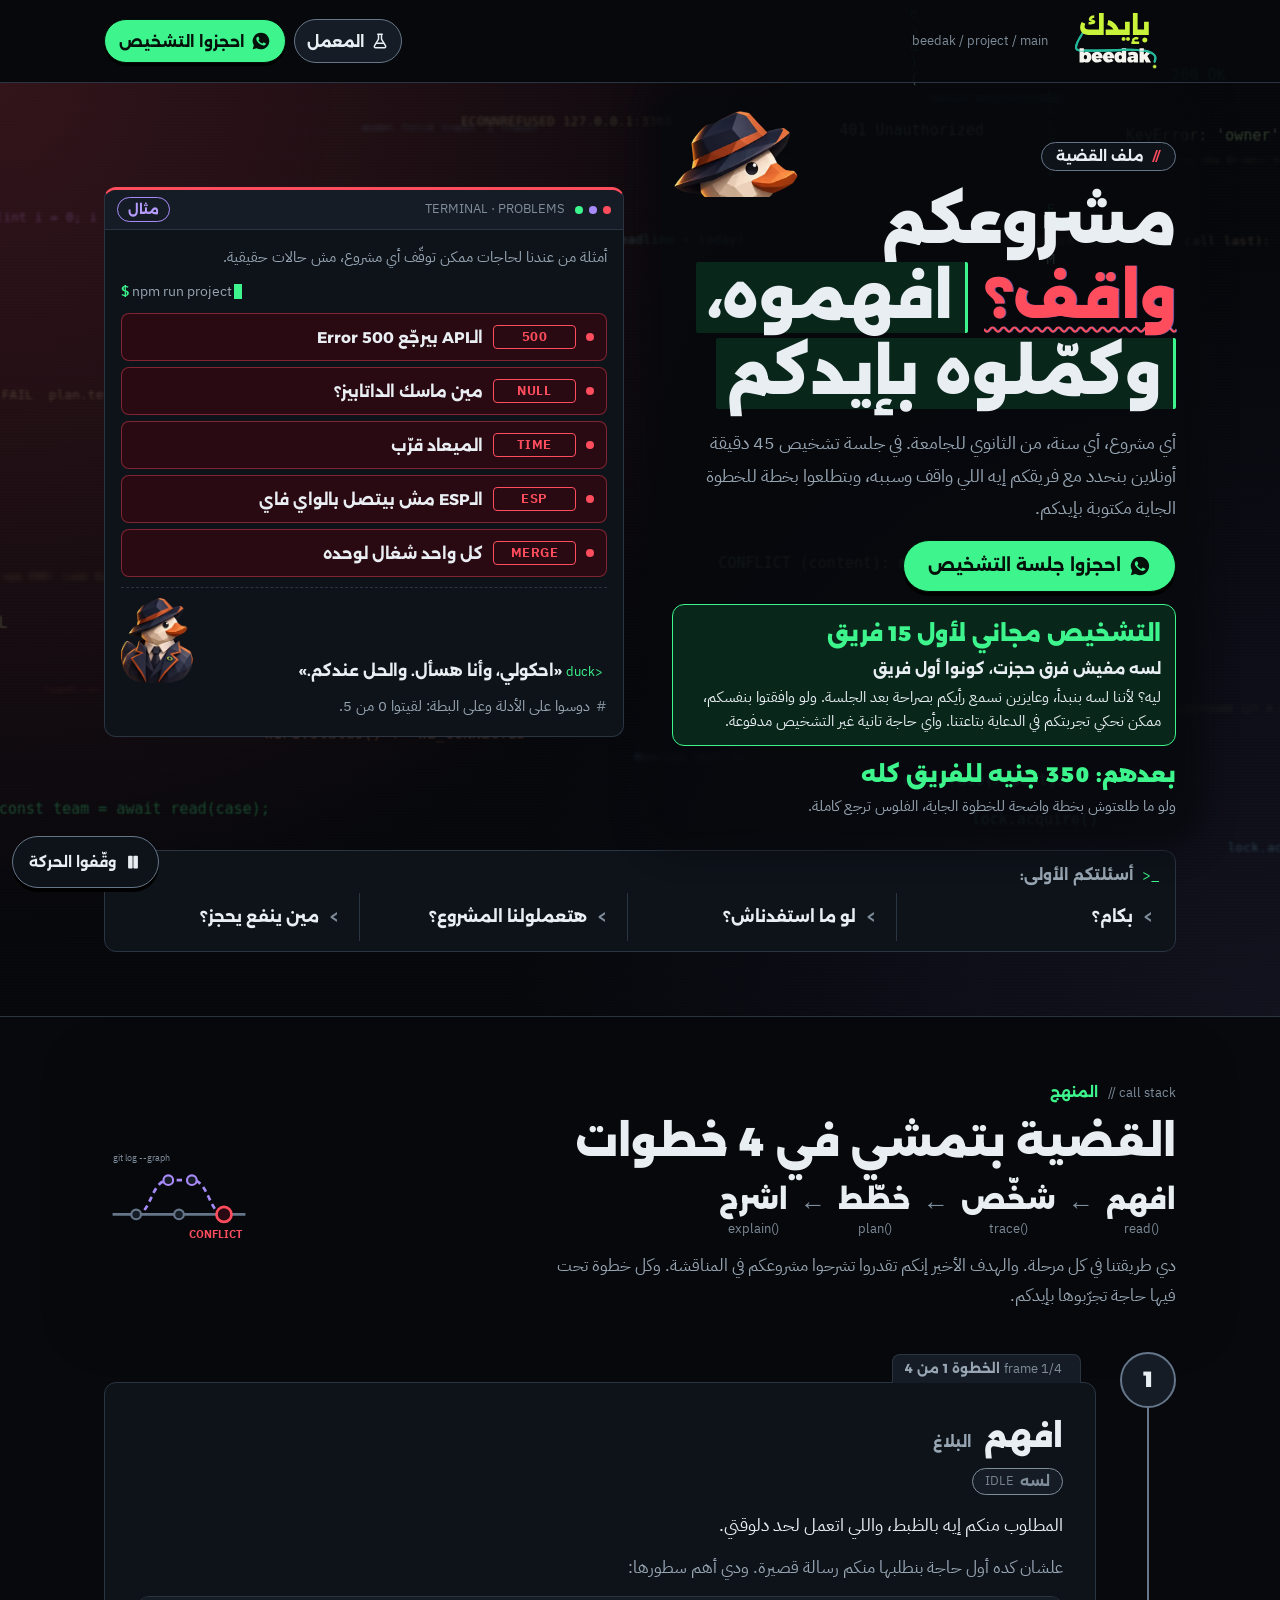
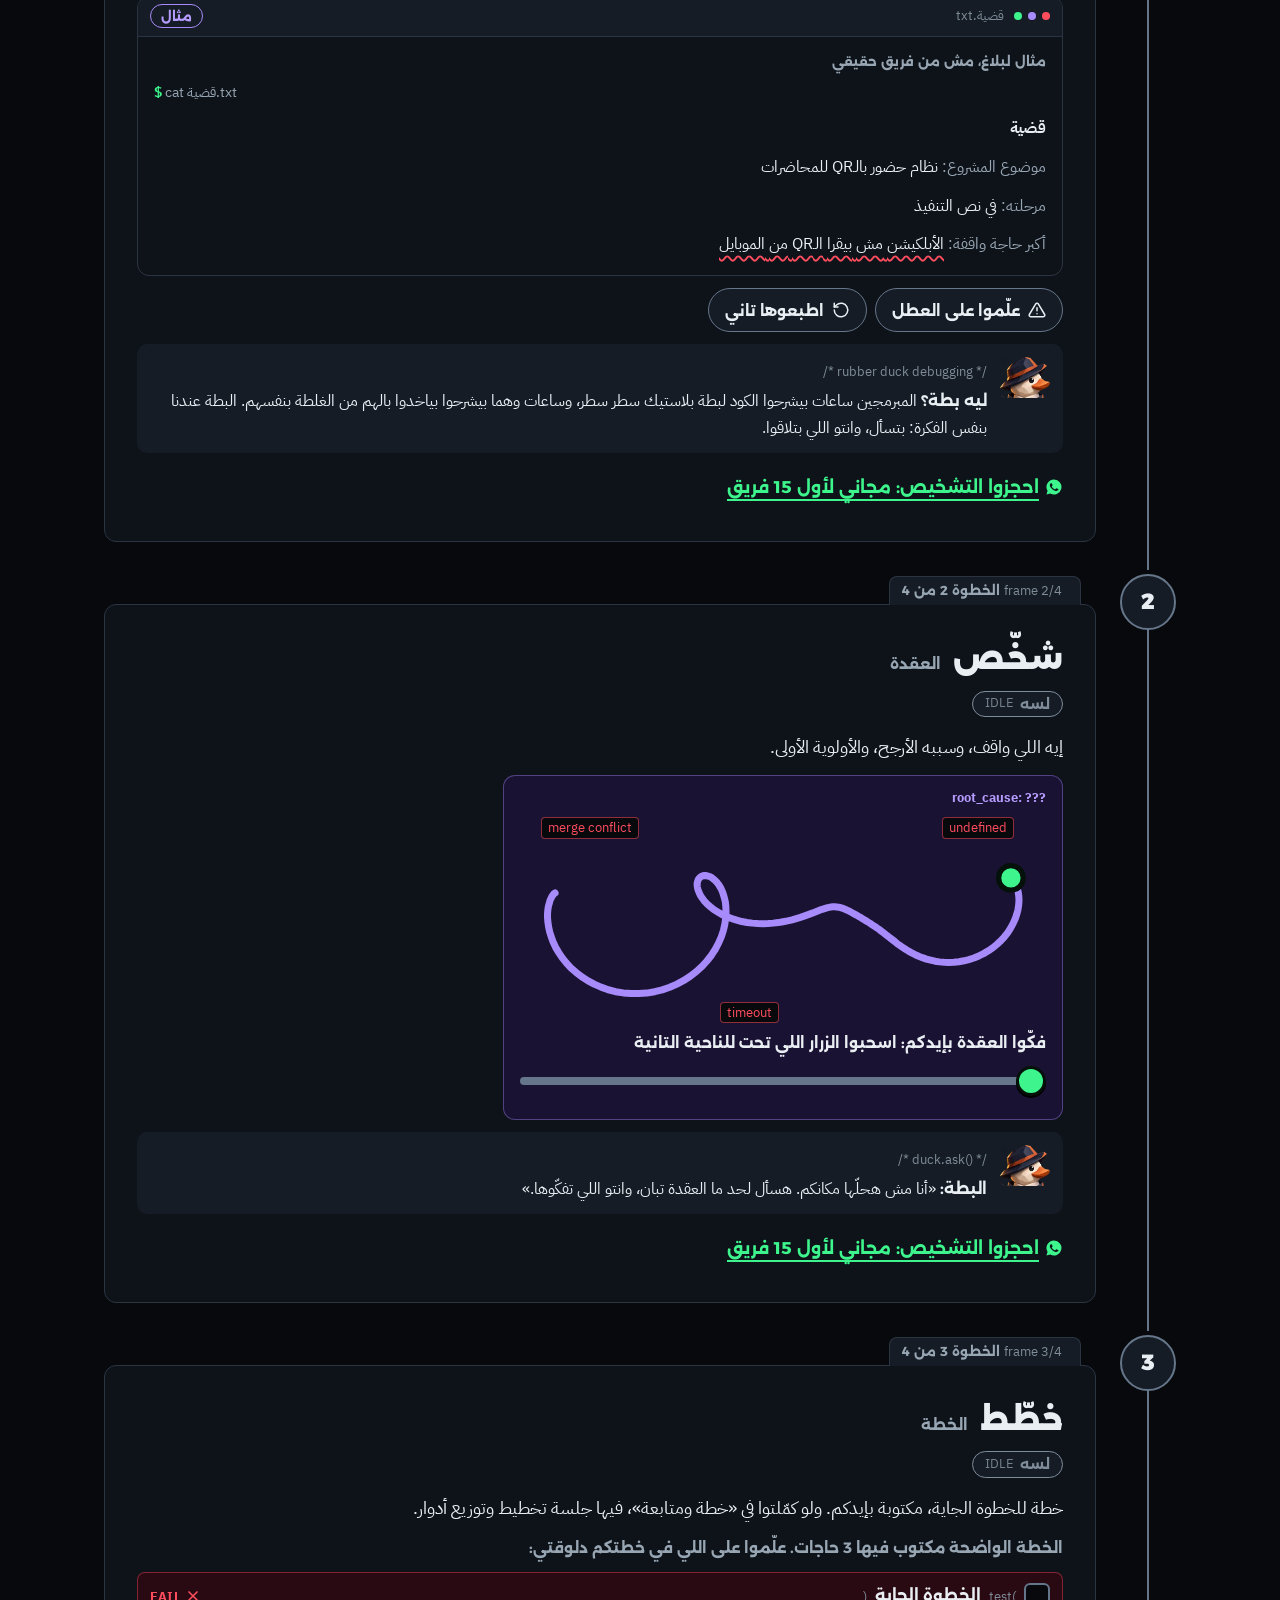
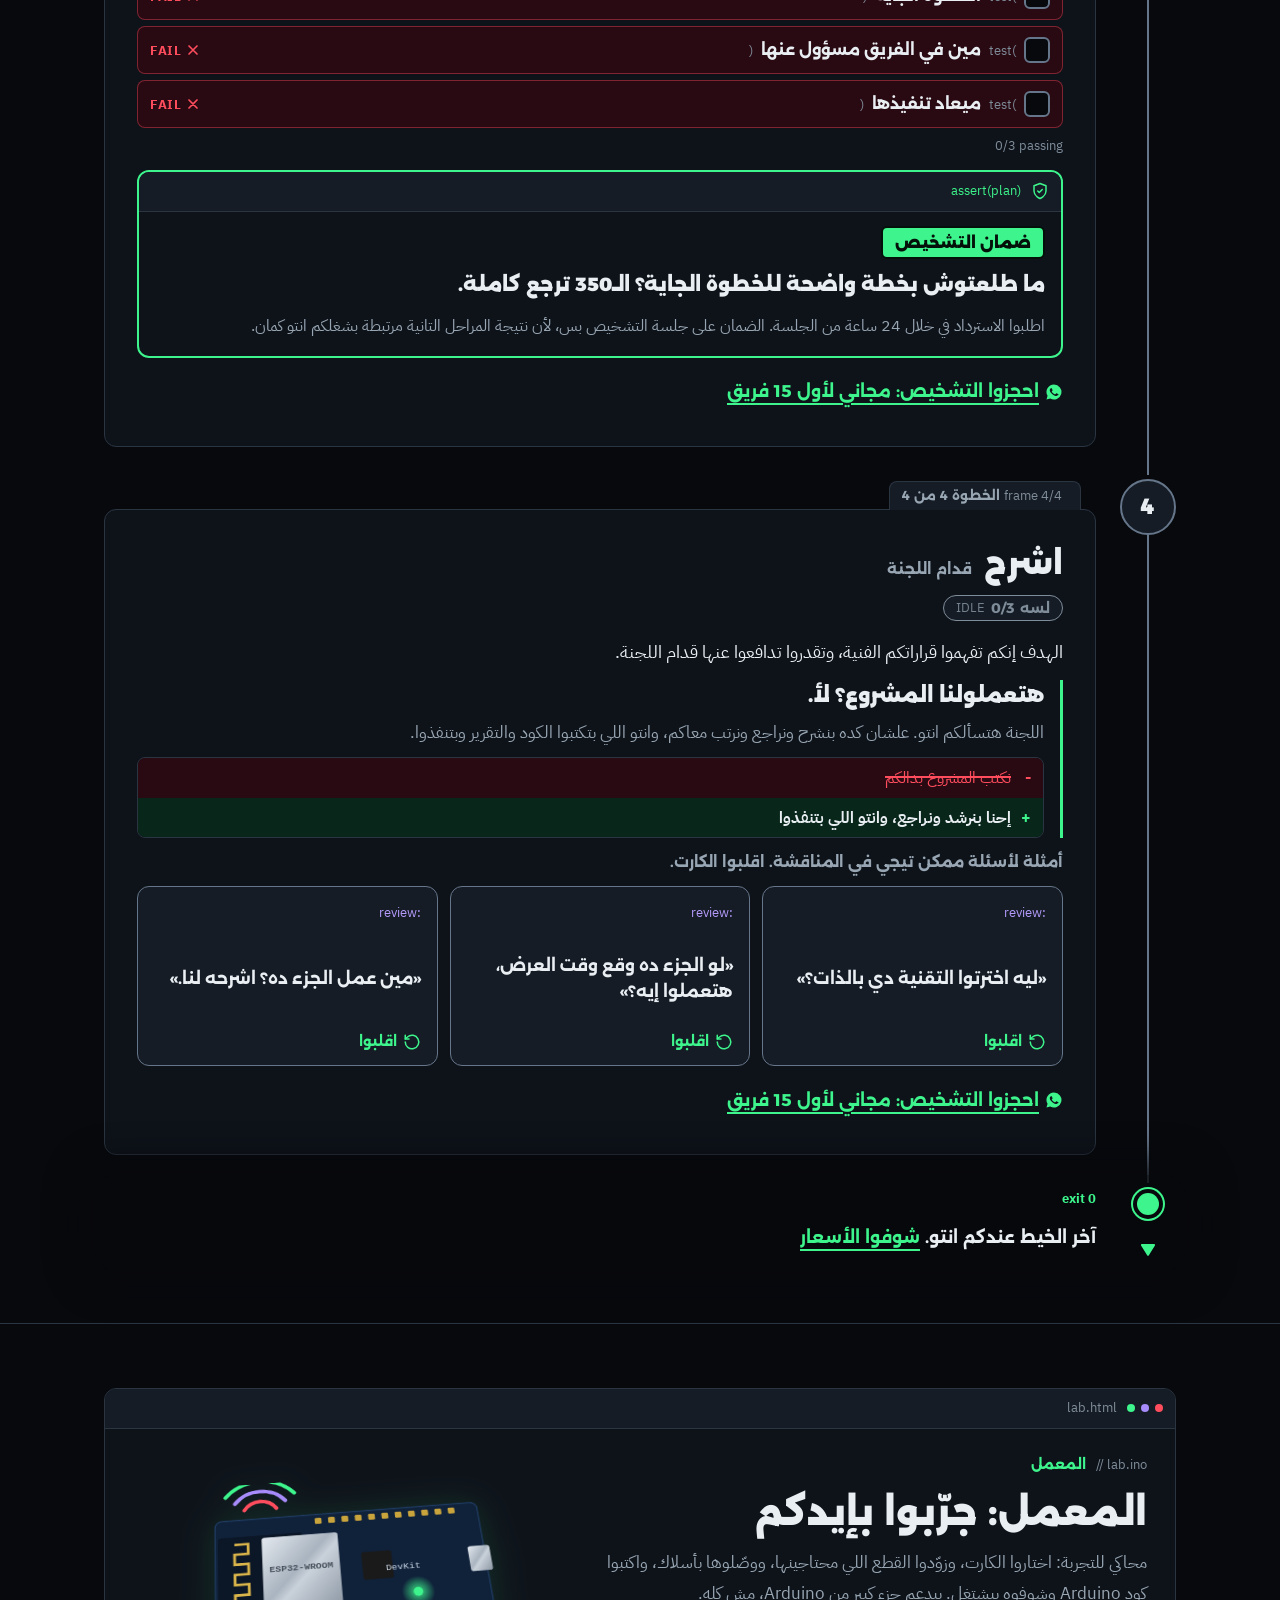
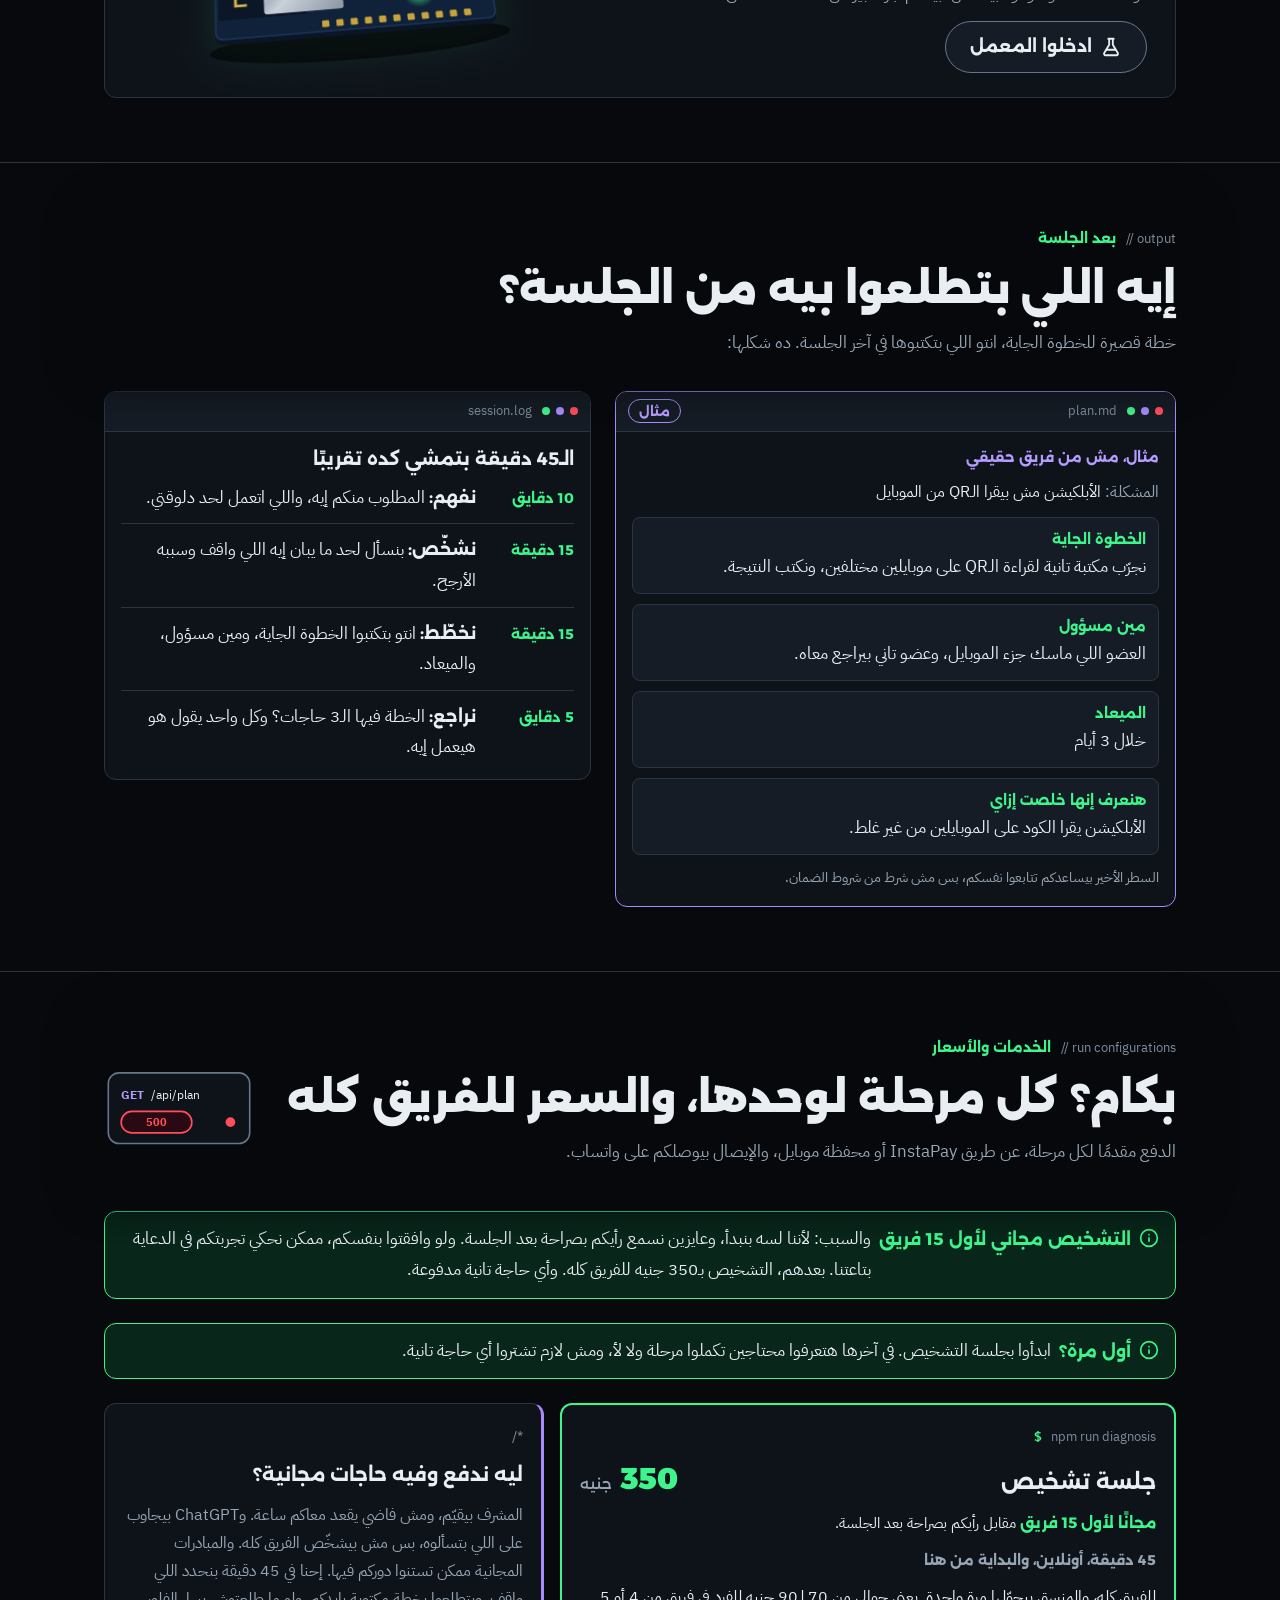
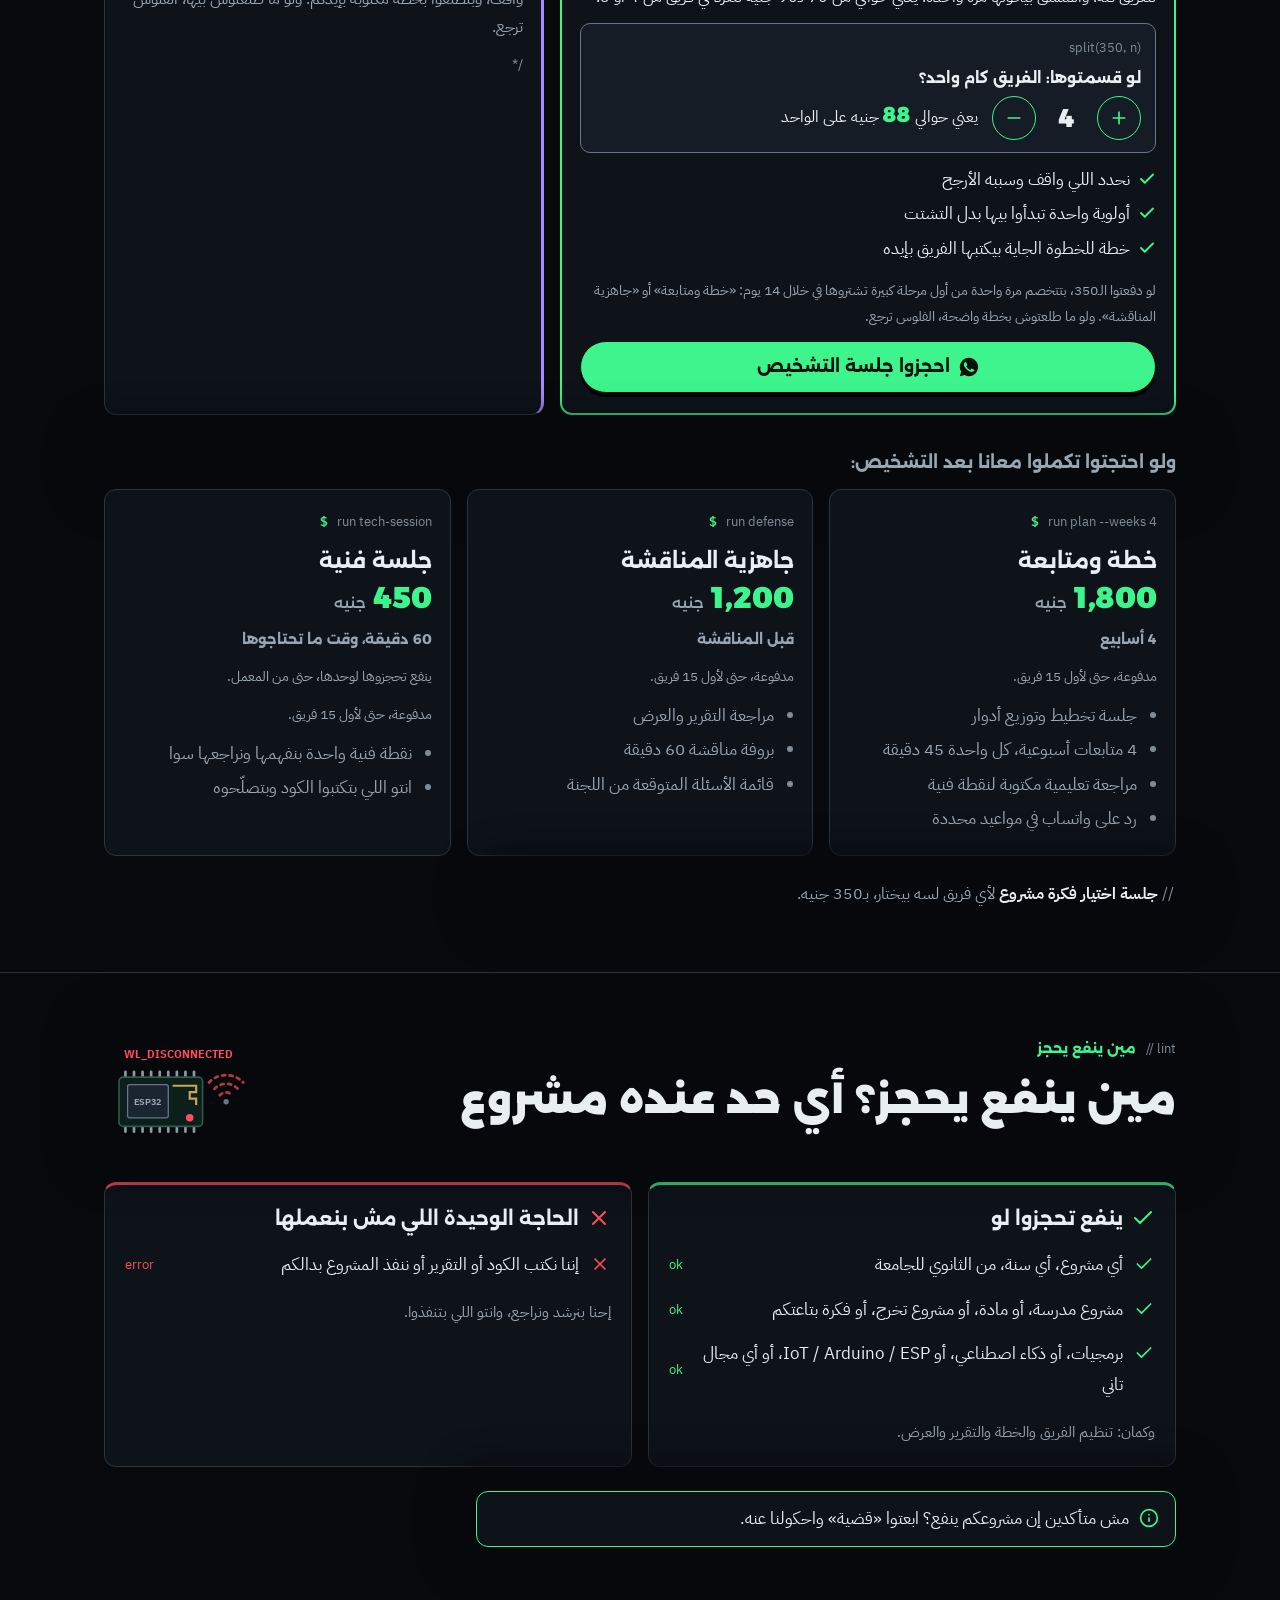
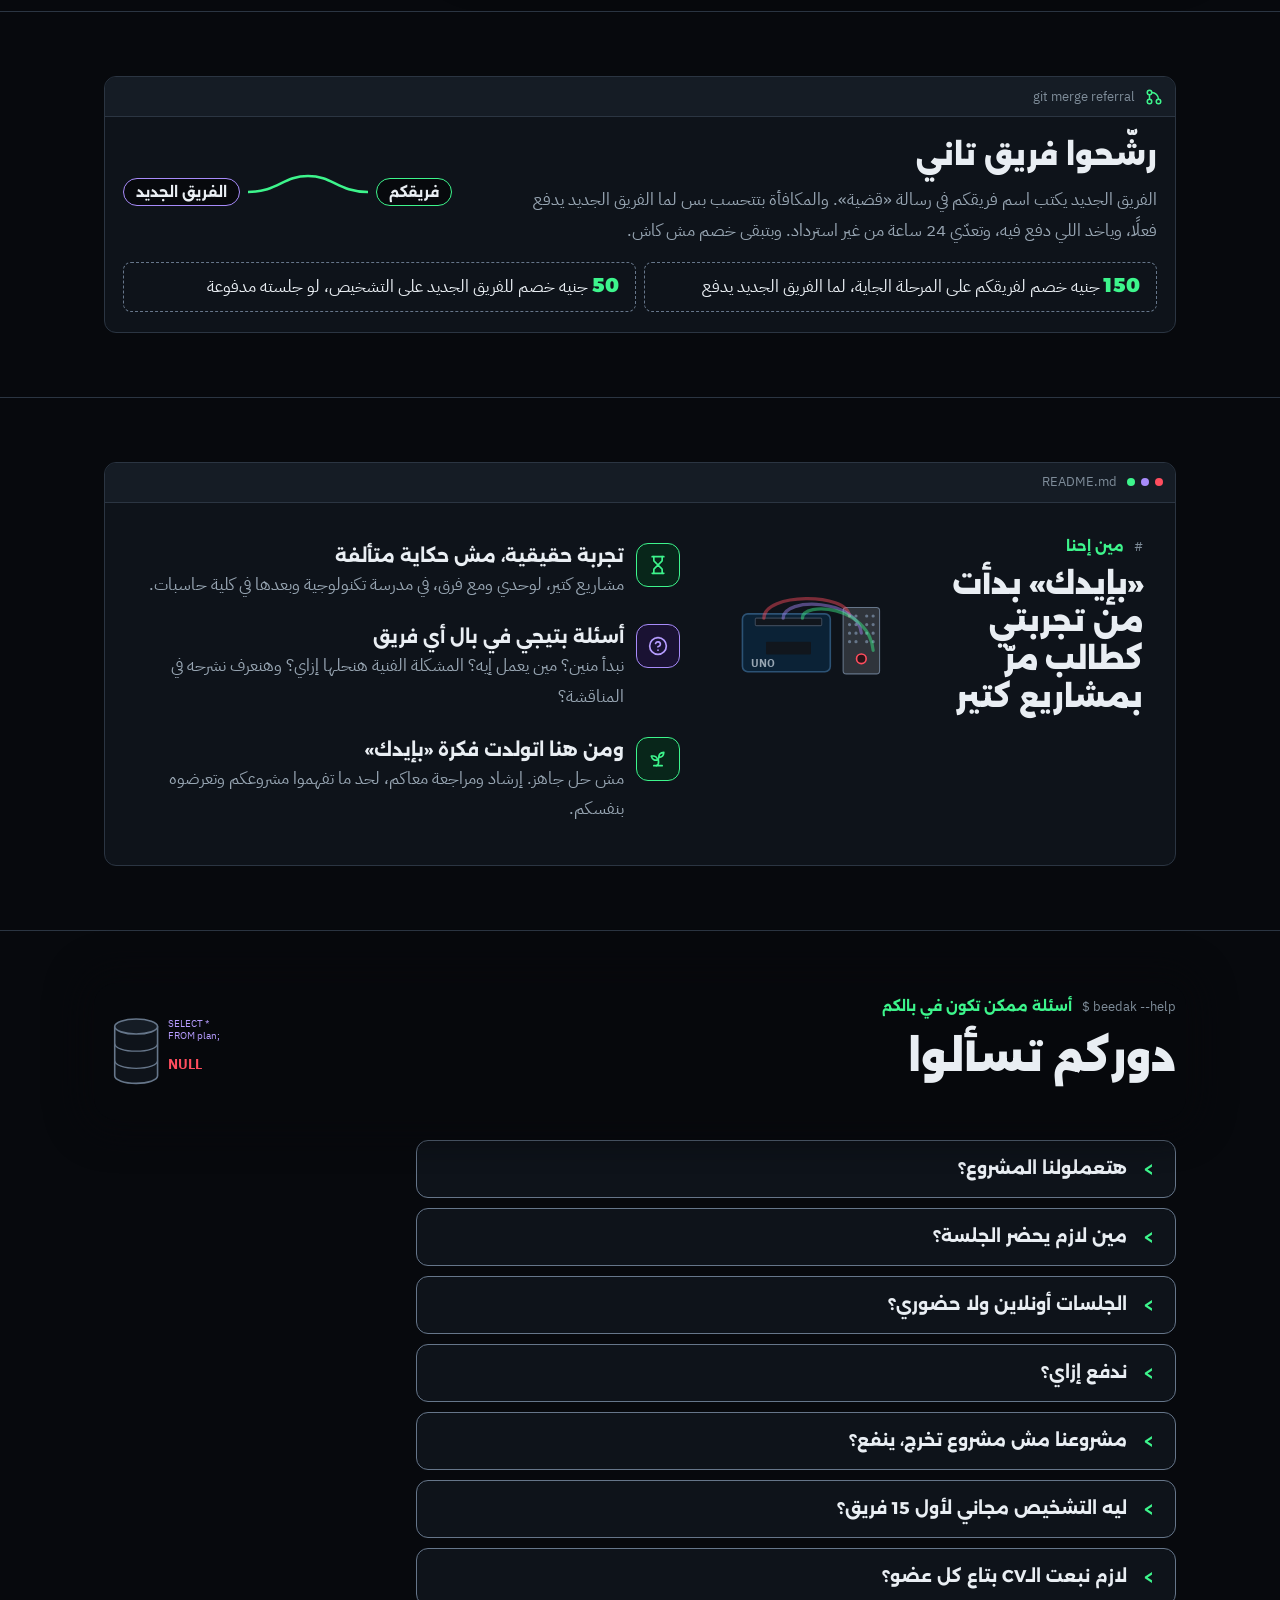
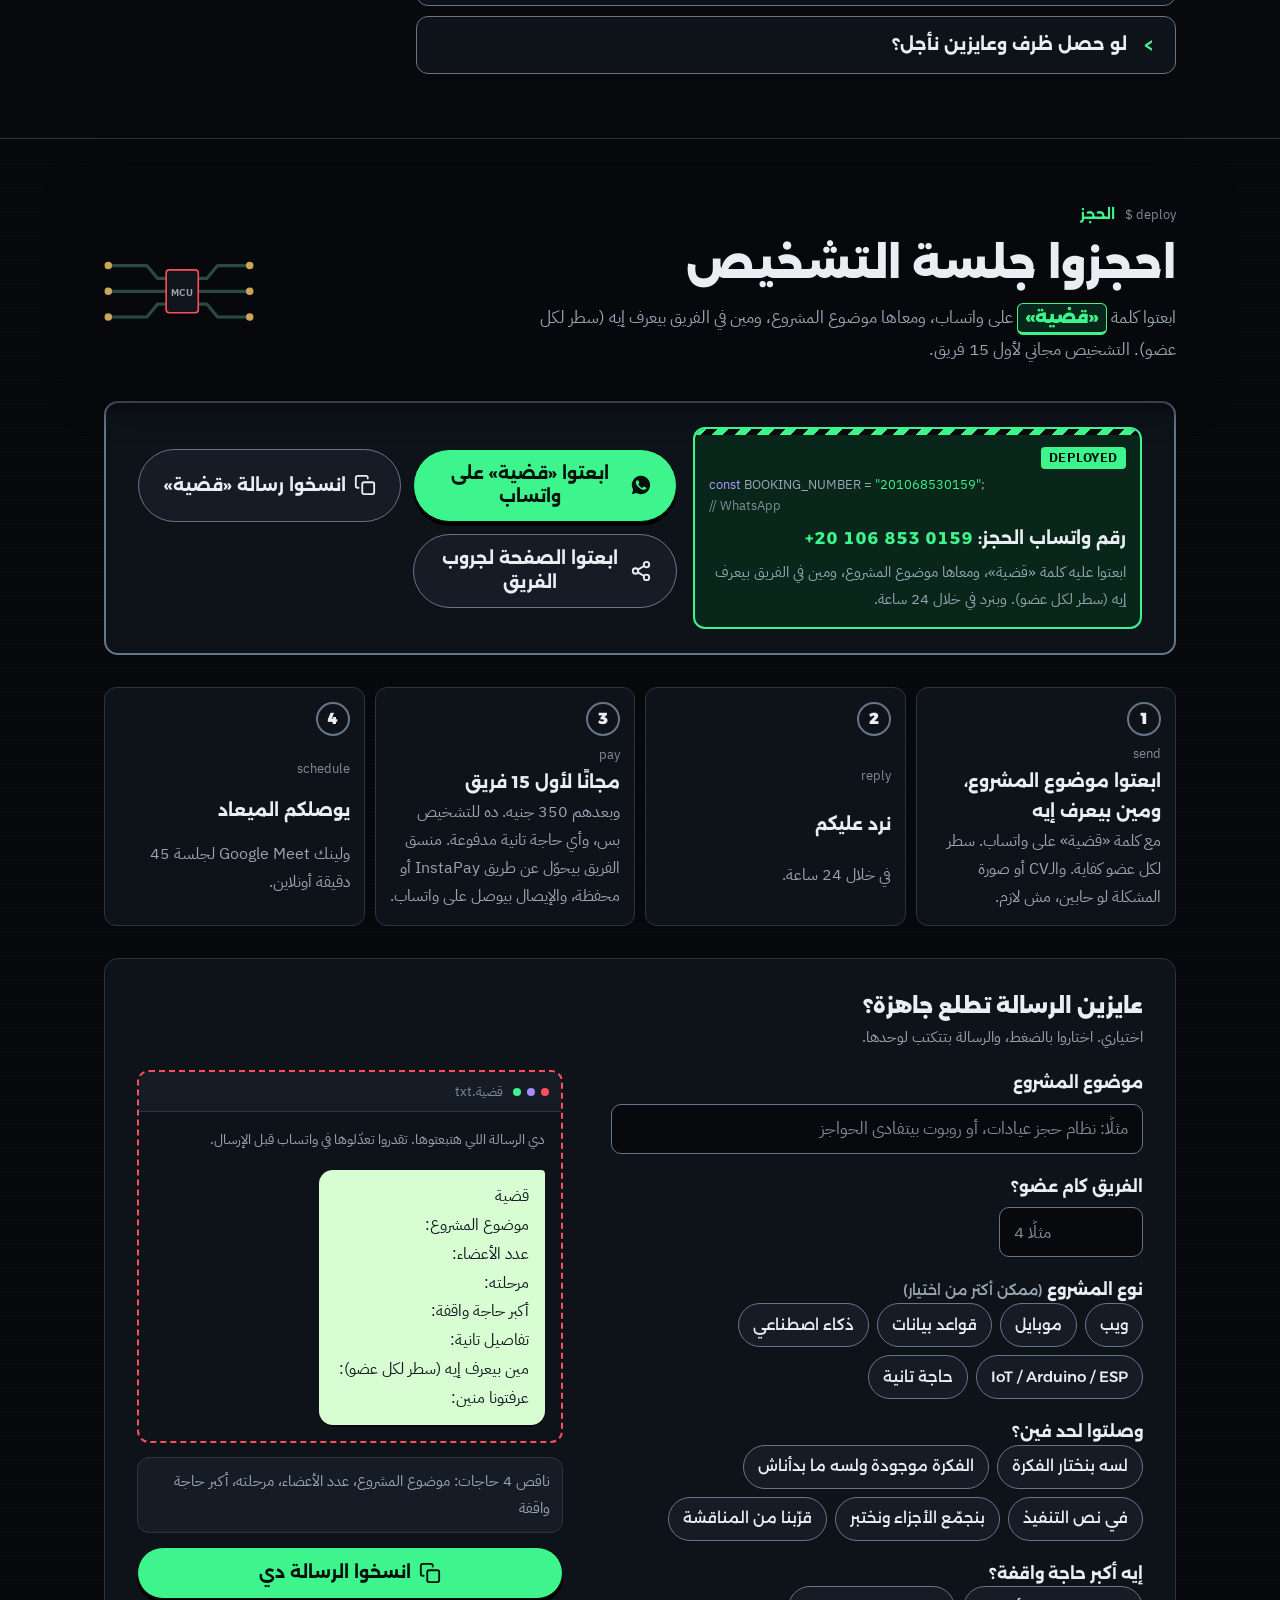
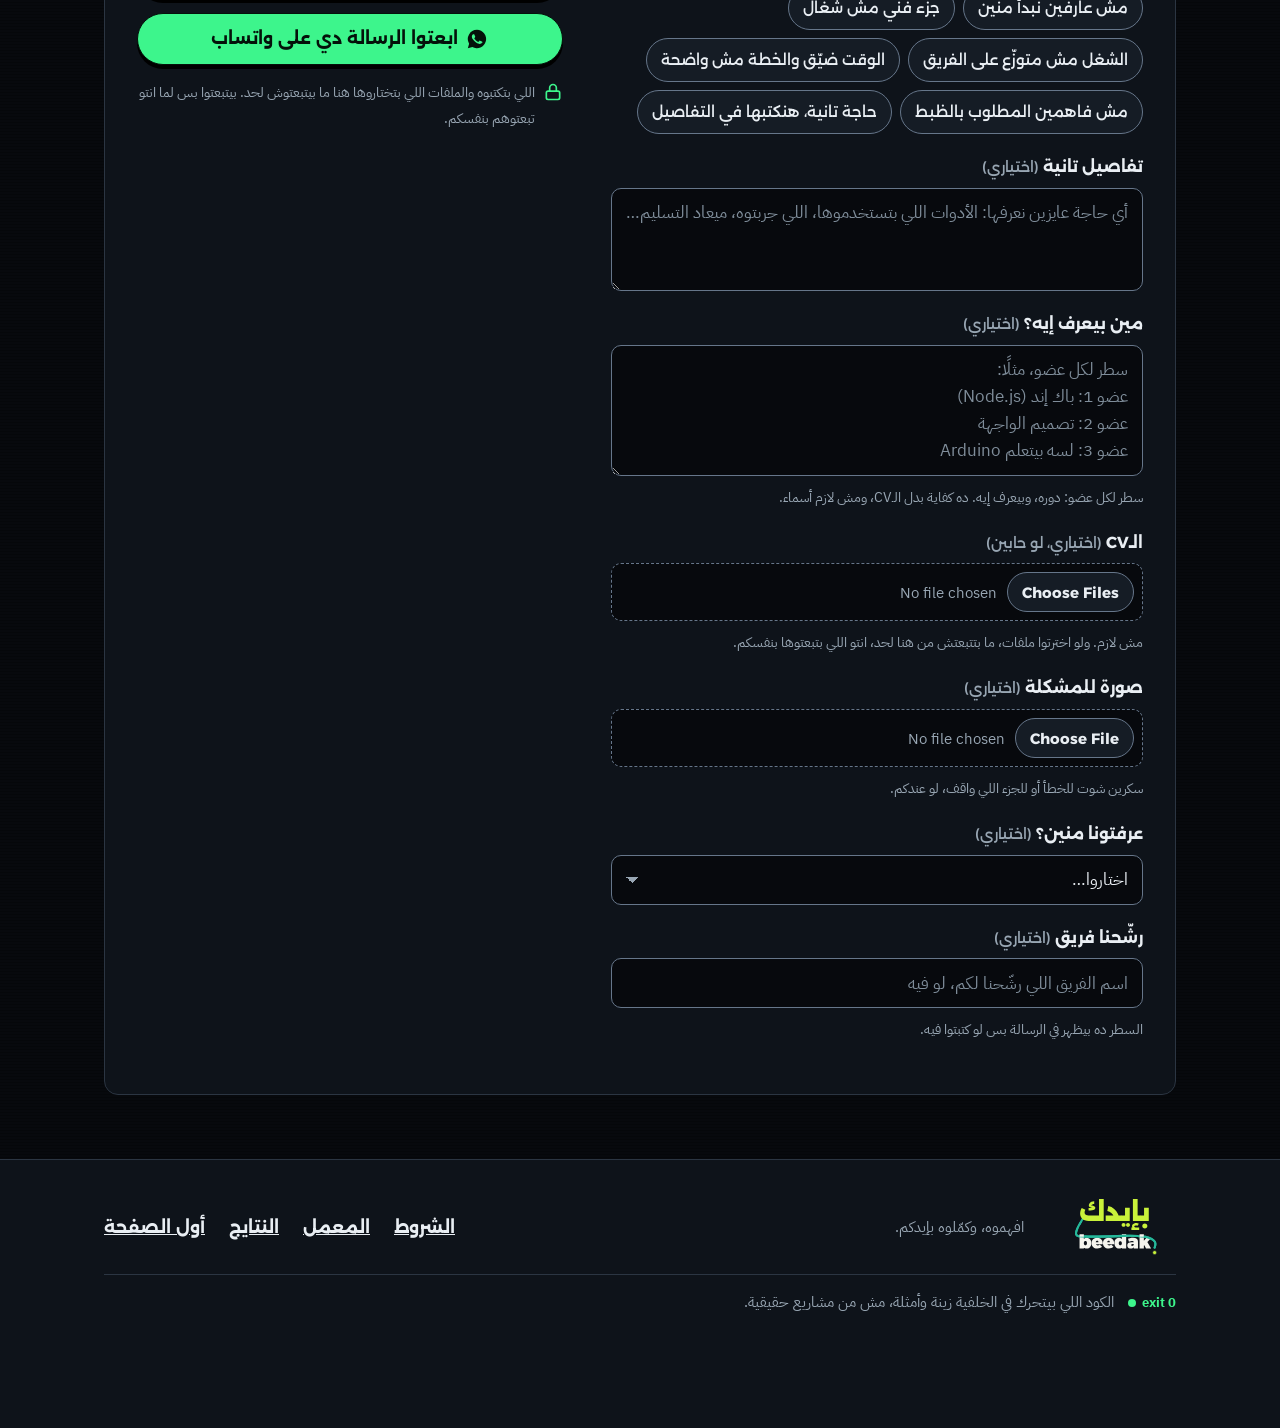
<file: index.html>
<!doctype html>
<html lang="ar-EG" dir="rtl">
<head>
<meta charset="utf-8">
<meta name="viewport" content="width=device-width, initial-scale=1, viewport-fit=cover">
<title>بإيدك | إرشاد فرق المشاريع، من الثانوي للجامعة</title>
<meta name="description" content="جلسة تشخيص 45 دقيقة أونلاين لفريق أي مشروع، أي سنة، من الثانوي للجامعة. التشخيص مجاني لأول 15 فريق، وبعدهم 350 جنيه للفريق كله. بتطلعوا بخطة للخطوة الجاية مكتوبة بإيدكم.">
<meta name="robots" content="index, follow">
<meta name="color-scheme" content="dark">
<meta name="theme-color" content="#07090D">
<meta property="og:type" content="website">
<meta property="og:locale" content="ar_EG">
<meta property="og:title" content="مشروعكم واقف؟ افهموه، وكمّلوه بإيدكم">
<meta property="og:description" content="جلسة تشخيص 45 دقيقة أونلاين لأي مشروع، من الثانوي للجامعة. التشخيص مجاني لأول 15 فريق، وبعدهم 350 جنيه للفريق كله.">
<link rel="canonical" href="https://beedak.vercel.app/">
<meta property="og:url" content="https://beedak.vercel.app/">
<meta property="og:site_name" content="بإيدك">
<meta property="og:image" content="https://beedak.vercel.app/assets/img/og-cover.png">
<meta property="og:image:width" content="1200">
<meta property="og:image:height" content="630">
<meta property="og:image:alt" content="بإيدك: مشروعكم واقف؟ افهموه، وكمّلوه بإيدكم">
<meta name="twitter:card" content="summary_large_image">
<meta name="twitter:image" content="https://beedak.vercel.app/assets/img/og-cover.png">
<link rel="icon" href="favicon.ico" sizes="32x32">
<link rel="icon" href="assets/img/beedak-icon-circle.svg" type="image/svg+xml">
<link rel="apple-touch-icon" href="assets/img/apple-touch-icon.png">
<script>
/* v3: "js" for progressive enhancement; motion state decided before first paint (app.js re-checks it and owns the pause buttons). */
(function () {
  var d = document.documentElement;
  d.classList.add('js');
  try {
    var rm = window.matchMedia && matchMedia('(prefers-reduced-motion: reduce)').matches;
    var saved = null;
    try { saved = localStorage.getItem('beedak-motion'); } catch (e) { /* storage blocked */ }
    var c = navigator.connection;
    var light = (c && c.saveData === true) || (navigator.deviceMemory && navigator.deviceMemory <= 2);
    if (rm) d.classList.add('rm');
    if (!rm && saved !== 'off' && (saved === 'on' || !light)) d.classList.add('motion-on');
  } catch (e) { /* motion stays off */ }
  /* Font preloads only over http(s): opened from a local file, a crossorigin preload is blocked and logs an error. */
  if (/^https?:/.test(location.protocol)) {
    ['alexandria-var-500-900-arabic', 'plex-arabic-400-arabic'].forEach(function (f) {
      var l = document.createElement('link');
      l.rel = 'preload'; l.as = 'font'; l.type = 'font/woff2'; l.crossOrigin = 'anonymous';
      l.href = 'assets/fonts/' + f + '.woff2';
      document.head.appendChild(l);
    });
  }
})();
</script>
<script>
/* Cookie-free visit counts: Vercel Web Analytics (no cookies, no personal data). window.va queues calls until the script loads.
   The same-origin script exists only on the deployed site (enable "Web Analytics" once in the Vercel dashboard), so it is not
   requested from localhost or a local file: no 404 in the console. If it is blocked, window.va just keeps queueing. */
window.va = window.va || function () { (window.vaq = window.vaq || []).push(arguments); };
(function () {
  try {
    var h = location.hostname;
    if (!/^https?:$/.test(location.protocol) || !h || h === 'localhost' || h === '127.0.0.1' || h === '[::1]' || /\.localhost$/.test(h)) return;
    var s = document.createElement('script');
    s.defer = true; s.src = '/_vercel/insights/script.js';
    document.head.appendChild(s);
  } catch (e) { /* analytics is optional */ }
})();
</script>
<link rel="stylesheet" href="assets/css/styles.css">
<script src="assets/js/app.js" defer></script>
</head>
<body class="has-cta" data-page="index">
<svg width="0" height="0" style="position:absolute" aria-hidden="true" focusable="false">
  <symbol id="i-check" viewBox="0 0 24 24"><path d="M20 6 9 17l-5-5"/></symbol>
  <symbol id="i-x" viewBox="0 0 24 24"><path d="M18 6 6 18M6 6l12 12"/></symbol>
  <symbol id="i-copy" viewBox="0 0 24 24"><rect x="9" y="9" width="13" height="13" rx="2"/><path d="M5 15H4a2 2 0 0 1-2-2V4a2 2 0 0 1 2-2h9a2 2 0 0 1 2 2v1"/></symbol>
  <symbol id="i-share" viewBox="0 0 24 24"><circle cx="18" cy="5" r="3"/><circle cx="6" cy="12" r="3"/><circle cx="18" cy="19" r="3"/><path d="m8.6 13.5 6.8 4M15.4 6.5l-6.8 4"/></symbol>
  <symbol id="i-chat" viewBox="0 0 24 24"><path fill="currentColor" stroke="none" d="M12 2a10 10 0 0 0-8.6 15.1L2 22l5-1.3A10 10 0 1 0 12 2Zm5.3 14.1c-.2.6-1.3 1.2-1.8 1.2-.5.1-1 .2-3.3-.7-2.8-1.1-4.5-4-4.7-4.2-.1-.2-1.1-1.5-1.1-2.9s.7-2 1-2.3c.2-.3.5-.3.7-.3h.5c.2 0 .4 0 .6.5l.8 2c.1.2.1.4 0 .5l-.4.6-.4.4c-.1.2-.3.3-.1.6.2.3.8 1.3 1.7 2.1 1.2 1 2.1 1.3 2.4 1.5.3.1.5.1.6-.1l.9-1.1c.2-.3.4-.2.7-.1l1.9.9c.3.1.5.2.5.3.1.2.1.7-.1 1.3Z"/></symbol>
  <symbol id="i-lock" viewBox="0 0 24 24"><rect x="4" y="11" width="16" height="10" rx="2"/><path d="M8 11V7a4 4 0 0 1 8 0v4"/></symbol>
  <symbol id="i-shield" viewBox="0 0 24 24"><path d="M12 22s8-3.5 8-10V5l-8-3-8 3v7c0 6.5 8 10 8 10Z"/><path d="m9 12 2 2 4-4"/></symbol>
  <symbol id="i-minus" viewBox="0 0 24 24"><path d="M5 12h14"/></symbol>
  <symbol id="i-plus" viewBox="0 0 24 24"><path d="M12 5v14M5 12h14"/></symbol>
  <symbol id="i-turn" viewBox="0 0 24 24"><path d="M3 12a9 9 0 1 0 3-6.7L3 8"/><path d="M3 3v5h5"/></symbol>
  <symbol id="i-hourglass" viewBox="0 0 24 24"><path d="M5 22h14M5 2h14"/><path d="M17 22v-4.2a2 2 0 0 0-.6-1.4L12 12l-4.4 4.4a2 2 0 0 0-.6 1.4V22"/><path d="M7 2v4.2a2 2 0 0 0 .6 1.4L12 12l4.4-4.4a2 2 0 0 0 .6-1.4V2"/></symbol>
  <symbol id="i-help" viewBox="0 0 24 24"><circle cx="12" cy="12" r="10"/><path d="M9.1 9a3 3 0 0 1 5.8 1c0 2-3 3-3 3"/><path d="M12 17h.01"/></symbol>
  <symbol id="i-sprout" viewBox="0 0 24 24"><path d="M7 20h10"/><path d="M10 20c5.5-2.5.8-6.4 3-10"/><path d="M9.5 9.4c1.1.8 1.8 2.2 2.3 3.7-2 .4-3.5.4-4.8-.3-1.2-.6-2.3-1.9-3-4.2 2.8-.5 4.4 0 5.5.8z"/><path d="M14.1 6a7 7 0 0 0-1.1 4c1.9-.1 3.3-.6 4.3-1.4 1-1 1.6-2.3 1.7-4.6-2.7.1-4 1-4.9 2z"/></symbol>
  <symbol id="i-play" viewBox="0 0 24 24"><path fill="currentColor" d="M7 4.5v15l12-7.5z"/></symbol>
  <symbol id="i-pause" viewBox="0 0 24 24"><path fill="currentColor" d="M6.5 4.5h4v15h-4zM13.5 4.5h4v15h-4z"/></symbol>
  <symbol id="i-alert" viewBox="0 0 24 24"><path d="M10.3 3.9 1.8 18a2 2 0 0 0 1.7 3h17a2 2 0 0 0 1.7-3L13.7 3.9a2 2 0 0 0-3.4 0Z"/><path d="M12 9v4M12 17h.01"/></symbol>
  <symbol id="i-terminal" viewBox="0 0 24 24"><path d="m4 17 6-6-6-6M12 19h8"/></symbol>
  <symbol id="i-branch" viewBox="0 0 24 24"><circle cx="6" cy="6" r="3"/><circle cx="18" cy="18" r="3"/><circle cx="6" cy="18" r="3"/><path d="M6 9v6M18 15a9 9 0 0 0-9-9"/></symbol>
  <symbol id="i-link" viewBox="0 0 24 24"><path d="M10 13a5 5 0 0 0 7.5.5l3-3a5 5 0 0 0-7-7l-1.7 1.7"/><path d="M14 11a5 5 0 0 0-7.5-.5l-3 3a5 5 0 0 0 7 7l1.7-1.7"/></symbol>
  <symbol id="i-move" viewBox="0 0 24 24"><path d="M12 2v20M2 12h20M12 2l-3 3M12 2l3 3M12 22l-3-3M12 22l3-3M2 12l3-3M2 12l3 3M22 12l-3-3M22 12l-3 3"/></symbol>
  <symbol id="i-reset" viewBox="0 0 24 24"><path d="M3 12a9 9 0 1 0 3-6.7L3 8"/><path d="M3 3v5h5"/></symbol>
  <symbol id="i-info" viewBox="0 0 24 24"><circle cx="12" cy="12" r="10"/><path d="M12 16v-4M12 8h.01"/></symbol>
  <symbol id="i-lab" viewBox="0 0 24 24"><path d="M9 3h6M10 3v6.5L4.6 18.6A1.6 1.6 0 0 0 6 21h12a1.6 1.6 0 0 0 1.4-2.4L14 9.5V3"/><path d="M7.2 15h9.6"/></symbol>
  <symbol id="i-back" viewBox="0 0 24 24"><path d="M5 12h14M13 6l6 6-6 6"/></symbol>
</svg>

<a class="skip" href="#book">انزلوا للحجز على طول</a>

<!-- Header: an IDE title bar -->
<header class="topbar" id="top">
  <div class="wrap top">
    <a class="logo" href="#top" aria-label="بإيدك، أول الصفحة">
      <picture><source media="(min-width: 600px) and (min-height: 501px)" srcset="assets/img/beedak-logo-dark-nobg.svg" width="900" height="525"><img class="logo-img" src="assets/img/beedak-icon-circle.svg" alt="بإيدك" width="384" height="384"></picture>
    </a>
    <bdi class="crumb tok" dir="ltr" aria-hidden="true">beedak / project / main</bdi>
    <div class="top-actions">
      <a class="btn-ghost top-lab" href="lab.html"><svg class="i" aria-hidden="true" focusable="false"><use href="#i-lab"/></svg>المعمل</a>
      <a class="btn btn-sm" href="https://wa.me/201068530159?text=%D9%82%D8%B6%D9%8A%D8%A9%0A%D9%85%D9%88%D8%B6%D9%88%D8%B9%20%D8%A7%D9%84%D9%85%D8%B4%D8%B1%D9%88%D8%B9%3A%20%0A%D8%B9%D8%AF%D8%AF%20%D8%A7%D9%84%D8%A3%D8%B9%D8%B6%D8%A7%D8%A1%3A%20%0A%D9%85%D8%B1%D8%AD%D9%84%D8%AA%D9%87%3A%20%0A%D8%A3%D9%83%D8%A8%D8%B1%20%D8%AD%D8%A7%D8%AC%D8%A9%20%D9%88%D8%A7%D9%82%D9%81%D8%A9%3A%20%0A%D8%AA%D9%81%D8%A7%D8%B5%D9%8A%D9%84%20%D8%AA%D8%A7%D9%86%D9%8A%D8%A9%3A%20%0A%D9%85%D9%8A%D9%86%20%D8%A8%D9%8A%D8%B9%D8%B1%D9%81%20%D8%A5%D9%8A%D9%87%20(%D8%B3%D8%B7%D8%B1%20%D9%84%D9%83%D9%84%20%D8%B9%D8%B6%D9%88)%3A%20%0A%D8%B9%D8%B1%D9%81%D8%AA%D9%88%D9%86%D8%A7%20%D9%85%D9%86%D9%8A%D9%86%3A%20" data-wa target="_blank" rel="noopener"><svg class="i" aria-hidden="true" focusable="false"><use href="#i-chat"/></svg>احجزوا التشخيص<span class="sr-only">، بيفتح واتساب</span></a>
    </div>
  </div>
</header>

<main id="main">
  <section class="hero" aria-labelledby="hero-title">
    <div class="wrap hero-grid">
      <div class="hero-text scrim">
        <div class="hero-top">
          <p class="case-chip"><bdi class="tok" dir="ltr" aria-hidden="true">//</bdi>ملف القضية</p>
          <!-- The detective duck peeks up from behind the headline (decorative; its space is reserved, so nothing moves). -->
          <div class="duck-peek" id="duck-peek" aria-hidden="true">
            <div class="dp-rise"><div class="dp-head">
              <picture>
                <source type="image/avif" srcset="assets/img/duck-head-96.avif 96w, assets/img/duck-head-192.avif 192w" sizes="(min-width: 900px) 128px, 96px">
                <img src="assets/img/duck-head-192.webp" srcset="assets/img/duck-head-96.webp 96w, assets/img/duck-head-192.webp 192w" sizes="(min-width: 900px) 128px, 96px" width="192" height="154" alt="" decoding="async">
              </picture>
              <span class="lid"><span class="lid-skin"></span></span>
            </div></div>
          </div>
        </div>
        <h1 id="hero-title">مشروعكم <span class="bug-word" id="bug-word" data-text="واقف؟">واقف؟</span> <span class="hl">افهموه، وكمّلوه بإيدكم</span></h1>
        <p class="sub">أي مشروع، أي سنة، من الثانوي للجامعة. في جلسة تشخيص 45 دقيقة أونلاين بنحدد مع فريقكم إيه اللي واقف وسببه، وبتطلعوا بخطة للخطوة الجاية مكتوبة بإيدكم.</p>
        <div class="hero-actions" id="hero-actions">
          <div class="cta-box">
            <a class="btn btn-shine" href="https://wa.me/201068530159?text=%D9%82%D8%B6%D9%8A%D8%A9%0A%D9%85%D9%88%D8%B6%D9%88%D8%B9%20%D8%A7%D9%84%D9%85%D8%B4%D8%B1%D9%88%D8%B9%3A%20%0A%D8%B9%D8%AF%D8%AF%20%D8%A7%D9%84%D8%A3%D8%B9%D8%B6%D8%A7%D8%A1%3A%20%0A%D9%85%D8%B1%D8%AD%D9%84%D8%AA%D9%87%3A%20%0A%D8%A3%D9%83%D8%A8%D8%B1%20%D8%AD%D8%A7%D8%AC%D8%A9%20%D9%88%D8%A7%D9%82%D9%81%D8%A9%3A%20%0A%D8%AA%D9%81%D8%A7%D8%B5%D9%8A%D9%84%20%D8%AA%D8%A7%D9%86%D9%8A%D8%A9%3A%20%0A%D9%85%D9%8A%D9%86%20%D8%A8%D9%8A%D8%B9%D8%B1%D9%81%20%D8%A5%D9%8A%D9%87%20(%D8%B3%D8%B7%D8%B1%20%D9%84%D9%83%D9%84%20%D8%B9%D8%B6%D9%88)%3A%20%0A%D8%B9%D8%B1%D9%81%D8%AA%D9%88%D9%86%D8%A7%20%D9%85%D9%86%D9%8A%D9%86%3A%20" data-wa target="_blank" rel="noopener"><svg class="i" aria-hidden="true" focusable="false"><use href="#i-chat"/></svg>احجزوا جلسة التشخيص<span class="sr-only">، بيفتح واتساب</span></a>
            <span class="cta-ring" aria-hidden="true"></span>
          </div>
          <p class="free-first" id="free-first"><b id="free-title">التشخيص مجاني لأول 15&nbsp;فريق</b><span class="free-count when-app" id="free-count" hidden></span><span id="free-why">ليه؟ لأننا لسه بنبدأ، وعايزين نسمع رأيكم بصراحة بعد الجلسة. ولو وافقتوا بنفسكم، ممكن نحكي تجربتكم في الدعاية بتاعتنا. وأي حاجة تانية غير التشخيص مدفوعة.</span></p>
          <p class="price"><b class="num" id="hero-price">بعدهم: 350 جنيه للفريق كله</b><span>ولو ما طلعتوش بخطة واضحة للخطوة الجاية، الفلوس ترجع كاملة.</span></p>
        </div>
      </div>

      <!-- Terminal "Problems": example breakpoints the visitor marks (red bug -> violet identified blocker). The site never turns them green. -->
      <div class="term hero-term" id="hero-term" role="group" aria-labelledby="term-title">
        <div class="term-bar">
          <span class="dots" aria-hidden="true"><i></i><i></i><i></i></span>
          <bdi class="term-title tok" dir="ltr" aria-hidden="true">TERMINAL · PROBLEMS</bdi>
          <span class="ex-pill">مثال</span>
        </div>
        <div class="term-body">
          <h2 class="sr-only" id="term-title">لعبة التيرمنال: أمثلة لحاجات ممكن توقّف أي مشروع</h2>
          <p class="term-note">أمثلة من عندنا لحاجات ممكن توقّف أي مشروع، مش حالات حقيقية.</p>
          <p class="cmd" dir="ltr" aria-hidden="true"><span class="prompt">$</span> <span class="cmd-text">npm run project</span><span class="caret"></span></p>
          <ul class="problems" id="problems">
            <li class="prob" data-i="0"><span class="pdot" aria-hidden="true"></span><bdi class="badge" dir="ltr" aria-hidden="true"><span class="b-off">500</span><span class="b-on">BLOCKER</span></bdi><span class="clue">الـ<bdi>API</bdi> بيرجّع <bdi class="nw">Error 500</bdi></span><span class="tag">اتحدد</span></li>
            <li class="prob" data-i="1"><span class="pdot" aria-hidden="true"></span><bdi class="badge" dir="ltr" aria-hidden="true"><span class="b-off">NULL</span><span class="b-on">BLOCKER</span></bdi><span class="clue">مين ماسك الداتابيز؟</span><span class="tag">اتحدد</span></li>
            <li class="prob" data-i="2"><span class="pdot" aria-hidden="true"></span><bdi class="badge" dir="ltr" aria-hidden="true"><span class="b-off">TIME</span><span class="b-on">BLOCKER</span></bdi><span class="clue">الميعاد قرّب</span><span class="tag">اتحدد</span></li>
            <li class="prob" data-i="3"><span class="pdot" aria-hidden="true"></span><bdi class="badge" dir="ltr" aria-hidden="true"><span class="b-off">ESP</span><span class="b-on">BLOCKER</span></bdi><span class="clue">الـ<bdi>ESP</bdi> مش بيتصل بالواي فاي</span><span class="tag">اتحدد</span></li>
            <li class="prob" data-i="4"><span class="pdot" aria-hidden="true"></span><bdi class="badge" dir="ltr" aria-hidden="true"><span class="b-off">MERGE</span><span class="b-on">BLOCKER</span></bdi><span class="clue">كل واحد شغال لوحده</span><span class="tag">اتحدد</span></li>
          </ul>
          <div class="duck-row">
            <p class="duck-line"><bdi class="tok" dir="ltr" aria-hidden="true">duck&gt;</bdi> <span id="duck-say" aria-live="polite">«احكولي، وأنا هسأل. والحل عندكم.»</span></p>
            <button class="duck-btn when-app" type="button" id="duck-btn" aria-describedby="duck-say">
              <picture>
                <source type="image/avif" srcset="assets/img/duck-160.avif 160w, assets/img/duck-320.avif 320w" sizes="72px">
                <img src="assets/img/duck-160.webp" srcset="assets/img/duck-160.webp 160w, assets/img/duck-320.webp 320w" sizes="72px" width="160" height="189" alt="بطة المحقق" decoding="async">
              </picture>
            </button>
          </div>
          <p class="all-found when-app" id="all-found" hidden><a class="link wa-inline" href="https://wa.me/201068530159?text=%D9%82%D8%B6%D9%8A%D8%A9%0A%D9%85%D9%88%D8%B6%D9%88%D8%B9%20%D8%A7%D9%84%D9%85%D8%B4%D8%B1%D9%88%D8%B9%3A%20%0A%D8%B9%D8%AF%D8%AF%20%D8%A7%D9%84%D8%A3%D8%B9%D8%B6%D8%A7%D8%A1%3A%20%0A%D9%85%D8%B1%D8%AD%D9%84%D8%AA%D9%87%3A%20%0A%D8%A3%D9%83%D8%A8%D8%B1%20%D8%AD%D8%A7%D8%AC%D8%A9%20%D9%88%D8%A7%D9%82%D9%81%D8%A9%3A%20%0A%D8%AA%D9%81%D8%A7%D8%B5%D9%8A%D9%84%20%D8%AA%D8%A7%D9%86%D9%8A%D8%A9%3A%20%0A%D9%85%D9%8A%D9%86%20%D8%A8%D9%8A%D8%B9%D8%B1%D9%81%20%D8%A5%D9%8A%D9%87%20(%D8%B3%D8%B7%D8%B1%20%D9%84%D9%83%D9%84%20%D8%B9%D8%B6%D9%88)%3A%20%0A%D8%B9%D8%B1%D9%81%D8%AA%D9%88%D9%86%D8%A7%20%D9%85%D9%86%D9%8A%D9%86%3A%20" data-wa target="_blank" rel="noopener"><svg class="i" aria-hidden="true" focusable="false"><use href="#i-chat"/></svg>احجزوا التشخيص<span class="sr-only">، بيفتح واتساب</span></a></p>
          <p class="term-count when-app"><bdi class="tok" dir="ltr" aria-hidden="true">#</bdi> <span id="desk-count">دوسوا على الأدلة وعلى البطة: لقيتوا 0 من 5.</span></p>
        </div>
      </div>
    </div>

    <nav class="wrap quick" aria-labelledby="quick-title">
      <div class="palette">
        <h2 id="quick-title"><bdi class="tok" dir="ltr" aria-hidden="true">&gt;_</bdi> أسئلتكم الأولى:</h2>
        <ul>
          <li><a href="#offers"><span class="pc" aria-hidden="true">&gt;</span><span class="pl">بكام؟</span></a></li>
          <li><a href="#guarantee"><span class="pc" aria-hidden="true">&gt;</span><span class="pl">لو ما استفدناش؟</span></a></li>
          <li><a href="#principle"><span class="pc" aria-hidden="true">&gt;</span><span class="pl">هتعملولنا المشروع؟</span></a></li>
          <li><a href="#scope"><span class="pc" aria-hidden="true">&gt;</span><span class="pl">مين ينفع يحجز؟</span></a></li>
        </ul>
      </div>
    </nav>
  </section>

  <!-- The method as a call stack: four chapters, each one passes only through the visitor's own action -->
  <section id="method" aria-labelledby="method-title">
    <div class="wrap">
      <div class="case-intro has-prop scrim">
        <p class="eyebrow"><bdi class="tok" dir="ltr" aria-hidden="true">// call stack</bdi> المنهج</p>
        <div class="prop prop-git prop-wide" aria-hidden="true"><svg viewBox="0 0 140 90" focusable="false">
          <text class="p-cap" x="8" y="12">git log --graph</text>
          <path class="pg-main" d="M8 62H132"/>
          <path class="pg-br" d="M30 62C44 62 44 30 60 30H82C98 30 98 62 112 62"/>
          <circle class="pg-n" cx="30" cy="62" r="4.5"/><circle class="pg-n" cx="70" cy="62" r="4.5"/>
          <circle class="pg-n pg-nb" cx="60" cy="30" r="4.5"/><circle class="pg-n pg-nb" cx="82" cy="30" r="4.5"/>
          <circle class="pg-m" cx="112" cy="62" r="7"/>
          <text class="p-st p-bad" x="104" y="84">CONFLICT</text><text class="p-st p-ok" x="104" y="84">merged</text>
        </svg></div>
        <h2 id="method-title">القضية بتمشي في 4 خطوات</h2>
        <p class="method"><span class="method-words" aria-hidden="true"><span class="mw">افهم<bdi class="tok" dir="ltr">read()</bdi></span><span class="arr">←</span><span class="mw">شخّص<bdi class="tok" dir="ltr">trace()</bdi></span><span class="arr">←</span><span class="mw">خطّط<bdi class="tok" dir="ltr">plan()</bdi></span><span class="arr">←</span><span class="mw">اشرح<bdi class="tok" dir="ltr">explain()</bdi></span></span><span class="sr-only">افهم، بعدها شخّص، بعدها خطّط، بعدها اشرح</span></p>
        <p class="lede">دي طريقتنا في كل مرحلة. والهدف الأخير إنكم تقدروا تشرحوا مشروعكم في المناقشة. وكل خطوة تحت فيها حاجة تجرّبوها بإيدكم.</p>
      </div>

      <div class="thread-wrap">
        <span class="thread-dot" id="thread-dot" aria-hidden="true"><svg class="i"><use href="#i-play"/></svg></span>
        <ol class="thread" id="thread">
          <li class="step" id="step-1" data-s="idle">
            <span class="pin" aria-hidden="true"><span class="pin-n">1</span></span>
            <article class="page" aria-labelledby="ch1">
              <span class="tab" aria-hidden="true"><bdi class="tok" dir="ltr">frame 1/4</bdi> الخطوة 1 من 4</span>
              <h3 id="ch1">افهم <small>البلاغ</small></h3>
              <p class="lead">المطلوب منكم إيه بالظبط، واللي اتعمل لحد دلوقتي.</p>
              <p>علشان كده أول حاجة بنطلبها منكم رسالة قصيرة. ودي أهم سطورها:</p>
              <div class="term report-term">
                <div class="term-bar">
                  <span class="dots" aria-hidden="true"><i></i><i></i><i></i></span>
                  <bdi class="term-title tok" dir="rtl" aria-hidden="true">قضية.txt</bdi>
                  <span class="ex-pill">مثال</span>
                </div>
                <figure class="report term-body" id="report">
                  <figcaption>مثال لبلاغ، مش من فريق حقيقي</figcaption>
                  <p class="cmd" dir="ltr" aria-hidden="true"><span class="prompt">$</span> cat قضية.txt</p>
                  <p class="report-line"><b>قضية</b></p>
                  <p class="report-line"><span>موضوع المشروع:</span> <span class="type-me">نظام حضور بالـQR للمحاضرات</span></p>
                  <p class="report-line"><span>مرحلته:</span> <span class="type-me">في نص التنفيذ</span></p>
                  <p class="report-line bug-line" id="bug-line"><span>أكبر حاجة واقفة:</span> <span class="type-me bug-text">الأبلكيشن مش بيقرا الـQR من الموبايل</span> <span class="tag">اتحدد</span></p>
                </figure>
              </div>
              <div class="report-ctl when-app">
                <button class="btn-ghost" type="button" id="report-mark" aria-pressed="false"><svg class="i" aria-hidden="true" focusable="false"><use href="#i-alert"/></svg>علّموا على العطل</button>
                <button class="btn-ghost replay" type="button" id="report-replay"><svg class="i" aria-hidden="true" focusable="false"><use href="#i-turn"/></svg>اطبعوها تاني</button>
              </div>
              <div class="duck-note">
                <picture>
                  <source type="image/avif" srcset="assets/img/duck-head-96.avif 1x, assets/img/duck-head-192.avif 2x">
                  <img src="assets/img/duck-head-96.webp" srcset="assets/img/duck-head-96.webp 1x, assets/img/duck-head-192.webp 2x" width="96" height="77" alt="" loading="lazy" decoding="async">
                </picture>
                <div class="cmt">
                  <bdi class="tok cmt-label" dir="ltr" aria-hidden="true">/* rubber duck debugging */</bdi>
                  <p><b>ليه بطة؟</b> المبرمجين ساعات بيشرحوا الكود لبطة بلاستيك سطر سطر، وساعات وهما بيشرحوا بياخدوا بالهم من الغلطة بنفسهم. البطة عندنا بنفس الفكرة: بتسأل، وانتو اللي بتلاقوا.</p>
                </div>
              </div>
              <a class="link mini wa-inline" href="https://wa.me/201068530159?text=%D9%82%D8%B6%D9%8A%D8%A9%0A%D9%85%D9%88%D8%B6%D9%88%D8%B9%20%D8%A7%D9%84%D9%85%D8%B4%D8%B1%D9%88%D8%B9%3A%20%0A%D8%B9%D8%AF%D8%AF%20%D8%A7%D9%84%D8%A3%D8%B9%D8%B6%D8%A7%D8%A1%3A%20%0A%D9%85%D8%B1%D8%AD%D9%84%D8%AA%D9%87%3A%20%0A%D8%A3%D9%83%D8%A8%D8%B1%20%D8%AD%D8%A7%D8%AC%D8%A9%20%D9%88%D8%A7%D9%82%D9%81%D8%A9%3A%20%0A%D8%AA%D9%81%D8%A7%D8%B5%D9%8A%D9%84%20%D8%AA%D8%A7%D9%86%D9%8A%D8%A9%3A%20%0A%D9%85%D9%8A%D9%86%20%D8%A8%D9%8A%D8%B9%D8%B1%D9%81%20%D8%A5%D9%8A%D9%87%20(%D8%B3%D8%B7%D8%B1%20%D9%84%D9%83%D9%84%20%D8%B9%D8%B6%D9%88)%3A%20%0A%D8%B9%D8%B1%D9%81%D8%AA%D9%88%D9%86%D8%A7%20%D9%85%D9%86%D9%8A%D9%86%3A%20" data-wa target="_blank" rel="noopener"><svg class="i" aria-hidden="true" focusable="false"><use href="#i-chat"/></svg><span>احجزوا التشخيص<span data-free-only>: مجاني لأول 15 فريق</span></span><span class="sr-only">، بيفتح واتساب</span></a>
            </article>
          </li>

          <li class="step knot" id="step-2" data-s="idle">
            <span class="pin" aria-hidden="true"><span class="pin-n">2</span></span>
            <article class="page" aria-labelledby="ch2">
              <span class="tab" aria-hidden="true"><bdi class="tok" dir="ltr">frame 2/4</bdi> الخطوة 2 من 4</span>
              <h3 id="ch2">شخّص <small>العقدة</small></h3>
              <p class="lead">إيه اللي واقف، وسببه الأرجح، والأولوية الأولى.</p>
              <div class="untangle" id="untangle">
                <bdi class="root-label tok" dir="ltr" aria-hidden="true">root_cause: <span class="rc-q">???</span><span class="rc-ok">found</span></bdi>
                <div class="knot-stage">
                  <svg class="knot-svg" id="knot-svg" viewBox="0 0 300 90" aria-hidden="true" focusable="false">
                    <path id="knot-path" d="M20 45 L280 45" fill="none" stroke-width="4" stroke-linecap="round" stroke-linejoin="round"/>
                    <circle cx="280" cy="45" r="7" class="knot-end"/>
                  </svg>
                  <bdi class="xtag xt-1" dir="ltr" aria-hidden="true">merge conflict</bdi>
                  <bdi class="xtag xt-2" dir="ltr" aria-hidden="true">undefined</bdi>
                  <bdi class="xtag xt-3" dir="ltr" aria-hidden="true">timeout</bdi>
                </div>
                <div class="untangle-ctl when-app">
                  <label for="knot-range">فكّوا العقدة بإيدكم: اسحبوا الزرار اللي تحت للناحية التانية</label>
                  <input type="range" id="knot-range" min="0" max="100" value="0" step="1" aria-valuetext="العقدة لسه مقفولة">
                </div>
                <p class="knot-status" id="knot-status" aria-live="polite"></p>
              </div>
              <div class="duck-note">
                <picture>
                  <source type="image/avif" srcset="assets/img/duck-head-96.avif 1x, assets/img/duck-head-192.avif 2x">
                  <img src="assets/img/duck-head-96.webp" srcset="assets/img/duck-head-96.webp 1x, assets/img/duck-head-192.webp 2x" width="96" height="77" alt="" loading="lazy" decoding="async">
                </picture>
                <div class="cmt">
                  <bdi class="tok cmt-label" dir="ltr" aria-hidden="true">/* duck.ask() */</bdi>
                  <p><b>البطة:</b> «أنا مش هحلّها مكانكم. هسأل لحد ما العقدة تبان، وانتو اللي تفكّوها.»</p>
                </div>
              </div>
              <a class="link mini wa-inline" href="https://wa.me/201068530159?text=%D9%82%D8%B6%D9%8A%D8%A9%0A%D9%85%D9%88%D8%B6%D9%88%D8%B9%20%D8%A7%D9%84%D9%85%D8%B4%D8%B1%D9%88%D8%B9%3A%20%0A%D8%B9%D8%AF%D8%AF%20%D8%A7%D9%84%D8%A3%D8%B9%D8%B6%D8%A7%D8%A1%3A%20%0A%D9%85%D8%B1%D8%AD%D9%84%D8%AA%D9%87%3A%20%0A%D8%A3%D9%83%D8%A8%D8%B1%20%D8%AD%D8%A7%D8%AC%D8%A9%20%D9%88%D8%A7%D9%82%D9%81%D8%A9%3A%20%0A%D8%AA%D9%81%D8%A7%D8%B5%D9%8A%D9%84%20%D8%AA%D8%A7%D9%86%D9%8A%D8%A9%3A%20%0A%D9%85%D9%8A%D9%86%20%D8%A8%D9%8A%D8%B9%D8%B1%D9%81%20%D8%A5%D9%8A%D9%87%20(%D8%B3%D8%B7%D8%B1%20%D9%84%D9%83%D9%84%20%D8%B9%D8%B6%D9%88)%3A%20%0A%D8%B9%D8%B1%D9%81%D8%AA%D9%88%D9%86%D8%A7%20%D9%85%D9%86%D9%8A%D9%86%3A%20" data-wa target="_blank" rel="noopener"><svg class="i" aria-hidden="true" focusable="false"><use href="#i-chat"/></svg><span>احجزوا التشخيص<span data-free-only>: مجاني لأول 15 فريق</span></span><span class="sr-only">، بيفتح واتساب</span></a>
            </article>
          </li>

          <li class="step" id="step-3" data-s="idle">
            <span class="pin" aria-hidden="true"><span class="pin-n">3</span></span>
            <article class="page" aria-labelledby="ch3">
              <span class="tab" aria-hidden="true"><bdi class="tok" dir="ltr">frame 3/4</bdi> الخطوة 3 من 4</span>
              <h3 id="ch3">خطّط <small>الخطة</small></h3>
              <p class="lead">خطة للخطوة الجاية، مكتوبة بإيدكم. ولو كمّلتوا في «خطة ومتابعة»، فيها جلسة تخطيط وتوزيع أدوار.</p>
              <!-- Mirrors the guarantee criterion in terms.html word for word (decided 15 Nov 2026). Works without JS: PASS/FAIL visuals are pure CSS. -->
              <fieldset class="plan" id="plan">
                <legend>الخطة الواضحة مكتوب فيها 3 حاجات. علّموا على اللي في خطتكم دلوقتي:</legend>
                <label class="plan-item"><input type="checkbox" id="plan-1"><bdi class="tf tok" dir="ltr" aria-hidden="true">test(</bdi><span class="t-name">الخطوة الجاية</span><bdi class="tf tok" dir="ltr" aria-hidden="true">)</bdi><span class="t-res" aria-hidden="true"><svg class="i r-fail"><use href="#i-x"/></svg><svg class="i r-pass"><use href="#i-check"/></svg><bdi class="tok r-fail" dir="ltr">FAIL</bdi><bdi class="tok r-pass" dir="ltr">PASS</bdi></span></label>
                <label class="plan-item"><input type="checkbox" id="plan-2"><bdi class="tf tok" dir="ltr" aria-hidden="true">test(</bdi><span class="t-name">مين في الفريق مسؤول عنها</span><bdi class="tf tok" dir="ltr" aria-hidden="true">)</bdi><span class="t-res" aria-hidden="true"><svg class="i r-fail"><use href="#i-x"/></svg><svg class="i r-pass"><use href="#i-check"/></svg><bdi class="tok r-fail" dir="ltr">FAIL</bdi><bdi class="tok r-pass" dir="ltr">PASS</bdi></span></label>
                <label class="plan-item"><input type="checkbox" id="plan-3"><bdi class="tf tok" dir="ltr" aria-hidden="true">test(</bdi><span class="t-name">ميعاد تنفيذها</span><bdi class="tf tok" dir="ltr" aria-hidden="true">)</bdi><span class="t-res" aria-hidden="true"><svg class="i r-fail"><use href="#i-x"/></svg><svg class="i r-pass"><use href="#i-check"/></svg><bdi class="tok r-fail" dir="ltr">FAIL</bdi><bdi class="tok r-pass" dir="ltr">PASS</bdi></span></label>
                <p class="plan-result" id="plan-result" aria-live="polite"></p>
                <bdi class="plan-count tok when-app" id="plan-count" dir="ltr" aria-hidden="true">0/3 passing</bdi>
              </fieldset>
              <div class="term guarantee" id="guarantee">
                <div class="term-bar">
                  <svg class="i" aria-hidden="true" focusable="false"><use href="#i-shield"/></svg>
                  <bdi class="term-title tok" dir="ltr" aria-hidden="true">assert(plan)</bdi>
                </div>
                <div class="term-body stamp-box">
                  <span class="stamp">ضمان التشخيص</span>
                  <h4 class="sweepable">ما طلعتوش بخطة واضحة للخطوة الجاية؟ الـ350 ترجع كاملة.</h4>
                  <p>اطلبوا الاسترداد في خلال 24 ساعة من الجلسة. الضمان على جلسة التشخيص بس، لأن نتيجة المراحل التانية مرتبطة بشغلكم انتو كمان.</p>
                </div>
              </div>
              <a class="link mini wa-inline" href="https://wa.me/201068530159?text=%D9%82%D8%B6%D9%8A%D8%A9%0A%D9%85%D9%88%D8%B6%D9%88%D8%B9%20%D8%A7%D9%84%D9%85%D8%B4%D8%B1%D9%88%D8%B9%3A%20%0A%D8%B9%D8%AF%D8%AF%20%D8%A7%D9%84%D8%A3%D8%B9%D8%B6%D8%A7%D8%A1%3A%20%0A%D9%85%D8%B1%D8%AD%D9%84%D8%AA%D9%87%3A%20%0A%D8%A3%D9%83%D8%A8%D8%B1%20%D8%AD%D8%A7%D8%AC%D8%A9%20%D9%88%D8%A7%D9%82%D9%81%D8%A9%3A%20%0A%D8%AA%D9%81%D8%A7%D8%B5%D9%8A%D9%84%20%D8%AA%D8%A7%D9%86%D9%8A%D8%A9%3A%20%0A%D9%85%D9%8A%D9%86%20%D8%A8%D9%8A%D8%B9%D8%B1%D9%81%20%D8%A5%D9%8A%D9%87%20(%D8%B3%D8%B7%D8%B1%20%D9%84%D9%83%D9%84%20%D8%B9%D8%B6%D9%88)%3A%20%0A%D8%B9%D8%B1%D9%81%D8%AA%D9%88%D9%86%D8%A7%20%D9%85%D9%86%D9%8A%D9%86%3A%20" data-wa target="_blank" rel="noopener"><svg class="i" aria-hidden="true" focusable="false"><use href="#i-chat"/></svg><span>احجزوا التشخيص<span data-free-only>: مجاني لأول 15 فريق</span></span><span class="sr-only">، بيفتح واتساب</span></a>
            </article>
          </li>

          <li class="step" id="step-4" data-s="idle">
            <span class="pin" aria-hidden="true"><span class="pin-n">4</span></span>
            <article class="page" aria-labelledby="ch4">
              <span class="tab" aria-hidden="true"><bdi class="tok" dir="ltr">frame 4/4</bdi> الخطوة 4 من 4</span>
              <h3 id="ch4">اشرح <small>قدام اللجنة</small></h3>
              <p class="lead">الهدف إنكم تفهموا قراراتكم الفنية، وتقدروا تدافعوا عنها قدام اللجنة.</p>
              <div class="principle" id="principle">
                <h4 class="sweepable">هتعملولنا المشروع؟ لأ.</h4>
                <p>اللجنة هتسألكم انتو. علشان كده بنشرح ونراجع ونرتب معاكم، وانتو اللي بتكتبوا الكود والتقرير وبتنفذوا.</p>
                <div class="diff" aria-hidden="true">
                  <p class="d-del"><span class="dm" aria-hidden="true">-</span><del>نكتب المشروع بدالكم</del></p>
                  <p class="d-add"><span class="dm" aria-hidden="true">+</span><ins>إحنا بنرشد ونراجع، وانتو اللي بتنفذوا</ins></p>
                </div>
              </div>
              <div class="drill">
                <p class="drill-title">أمثلة لأسئلة ممكن تيجي في المناقشة. <span class="when-app">اقلبوا الكارت.</span></p>
                <div class="flips">
                  <div class="flip">
                    <div class="face front"><bdi class="tok rv" dir="ltr" aria-hidden="true">review:</bdi><p class="q" id="fq1">«ليه اخترتوا التقنية دي بالذات؟»</p><span class="turn when-app" aria-hidden="true"><svg class="i"><use href="#i-turn"/></svg>اقلبوا</span></div>
                    <button class="flip-btn when-app" type="button" aria-expanded="false" aria-controls="fa1" aria-describedby="fq1"><span class="sr-only">اقلبوا الكارت</span></button>
                    <div class="face back" id="fa1"><bdi class="tok rv" dir="ltr" aria-hidden="true">suggested change</bdi><p>جهّزوا البدائل اللي قارنتوا بيها، وسبب واحد واضح للاختيار.</p></div>
                  </div>
                  <div class="flip">
                    <div class="face front"><bdi class="tok rv" dir="ltr" aria-hidden="true">review:</bdi><p class="q" id="fq2">«لو الجزء ده وقع وقت العرض، هتعملوا إيه؟»</p><span class="turn when-app" aria-hidden="true"><svg class="i"><use href="#i-turn"/></svg>اقلبوا</span></div>
                    <button class="flip-btn when-app" type="button" aria-expanded="false" aria-controls="fa2" aria-describedby="fq2"><span class="sr-only">اقلبوا الكارت</span></button>
                    <div class="face back" id="fa2"><bdi class="tok rv" dir="ltr" aria-hidden="true">suggested change</bdi><p>جهّزوا خطة بديلة، وصور أو فيديو للنسخة وهي شغالة.</p></div>
                  </div>
                  <div class="flip">
                    <div class="face front"><bdi class="tok rv" dir="ltr" aria-hidden="true">review:</bdi><p class="q" id="fq3">«مين عمل الجزء ده؟ اشرحه لنا.»</p><span class="turn when-app" aria-hidden="true"><svg class="i"><use href="#i-turn"/></svg>اقلبوا</span></div>
                    <button class="flip-btn when-app" type="button" aria-expanded="false" aria-controls="fa3" aria-describedby="fq3"><span class="sr-only">اقلبوا الكارت</span></button>
                    <div class="face back" id="fa3"><bdi class="tok rv" dir="ltr" aria-hidden="true">suggested change</bdi><p>جهّزوا إن كل واحد فيكم يقدر يشرح أي جزء، مش جزءه بس. ده معنى إن المشروع بإيدكم.</p></div>
                  </div>
                </div>
              </div>
              <a class="link mini wa-inline" href="https://wa.me/201068530159?text=%D9%82%D8%B6%D9%8A%D8%A9%0A%D9%85%D9%88%D8%B6%D9%88%D8%B9%20%D8%A7%D9%84%D9%85%D8%B4%D8%B1%D9%88%D8%B9%3A%20%0A%D8%B9%D8%AF%D8%AF%20%D8%A7%D9%84%D8%A3%D8%B9%D8%B6%D8%A7%D8%A1%3A%20%0A%D9%85%D8%B1%D8%AD%D9%84%D8%AA%D9%87%3A%20%0A%D8%A3%D9%83%D8%A8%D8%B1%20%D8%AD%D8%A7%D8%AC%D8%A9%20%D9%88%D8%A7%D9%82%D9%81%D8%A9%3A%20%0A%D8%AA%D9%81%D8%A7%D8%B5%D9%8A%D9%84%20%D8%AA%D8%A7%D9%86%D9%8A%D8%A9%3A%20%0A%D9%85%D9%8A%D9%86%20%D8%A8%D9%8A%D8%B9%D8%B1%D9%81%20%D8%A5%D9%8A%D9%87%20(%D8%B3%D8%B7%D8%B1%20%D9%84%D9%83%D9%84%20%D8%B9%D8%B6%D9%88)%3A%20%0A%D8%B9%D8%B1%D9%81%D8%AA%D9%88%D9%86%D8%A7%20%D9%85%D9%86%D9%8A%D9%86%3A%20" data-wa target="_blank" rel="noopener"><svg class="i" aria-hidden="true" focusable="false"><use href="#i-chat"/></svg><span>احجزوا التشخيص<span data-free-only>: مجاني لأول 15 فريق</span></span><span class="sr-only">، بيفتح واتساب</span></a>
            </article>
          </li>
        </ol>
        <div class="thread-end scrim">
          <span class="end-dot" aria-hidden="true"></span>
          <div class="end-text">
            <bdi class="tok exit" dir="ltr" aria-hidden="true">exit 0</bdi>
            <p>آخر الخيط عندكم انتو. <a class="link" href="#offers">شوفوا الأسعار</a></p>
            <p class="thread-final when-app" id="thread-final" aria-live="polite"></p>
          </div>
        </div>
      </div>
    </div>
  </section>

  <!-- Lab teaser: the interactive lab (CSS 3D devices + safe ESP32 code box) lives on its own page, lab.html (owner order, 15 Nov 2026).
       Static only: no JS, no animation; the picture is decorative. -->
  <section id="lab" class="lab-teaser" aria-labelledby="lab-title">
    <div class="wrap">
      <div class="term teaser-card">
        <div class="term-bar">
          <span class="dots" aria-hidden="true"><i></i><i></i><i></i></span>
          <bdi class="term-title tok" dir="ltr" aria-hidden="true">lab.html</bdi>
        </div>
        <div class="teaser-body">
          <div class="teaser-text">
            <p class="eyebrow"><bdi class="tok" dir="ltr" aria-hidden="true">// lab.ino</bdi> المعمل</p>
            <h2 id="lab-title">المعمل: جرّبوا بإيدكم</h2>
            <p class="lede">محاكي للتجربة: اختاروا الكارت، وزوّدوا القطع اللي محتاجينها، ووصّلوها بأسلاك، واكتبوا كود <bdi>Arduino</bdi> وشوفوه بيشتغل. بيدعم جزء كبير من <bdi>Arduino</bdi>، مش كله.</p>
            <a class="btn btn-quiet lab-enter" href="lab.html"><svg class="i" aria-hidden="true" focusable="false"><use href="#i-lab"/></svg>ادخلوا المعمل</a>
          </div>
          <div class="teaser-pic" aria-hidden="true">
            <svg viewBox="0 0 240 150" focusable="false">
              <defs>
                <linearGradient id="tz-metal" x1="0" y1="0" x2="1" y2="1"><stop offset="0" stop-color="#E4E9EF"/><stop offset=".45" stop-color="#A9B4C0"/><stop offset=".55" stop-color="#C9D1DA"/><stop offset="1" stop-color="#8B96A3"/></linearGradient>
                <radialGradient id="tz-glow"><stop offset="0" stop-color="#3DF58C" stop-opacity=".9"/><stop offset="1" stop-color="#3DF58C" stop-opacity="0"/></radialGradient>
              </defs>
              <ellipse cx="122" cy="132" rx="104" ry="12" fill="#000" opacity=".55"/>
              <path d="M44 22a14 14 0 0 1 24 0" fill="none" stroke="#FF4D5E" stroke-width="3" stroke-linecap="round"/>
              <path d="M37 16a24 24 0 0 1 38 0" fill="none" stroke="#A78BFA" stroke-width="3" stroke-linecap="round"/>
              <path d="M30 10a34 34 0 0 1 52 0" fill="none" stroke="#3DF58C" stroke-width="3" stroke-linecap="round"/>
              <rect x="22" y="34" width="196" height="92" rx="5" fill="#0A1628"/>
              <rect x="22" y="30" width="196" height="92" rx="5" fill="#10213A" stroke="#1E3A5F"/>
              <rect x="24" y="44" width="62" height="64" rx="2" fill="#0B1626"/>
              <path d="M36 50h10v8H36v8h10v8H36v8h10v8H36v8h8" fill="none" stroke="#D9B44A" stroke-width="2"/>
              <rect x="56" y="46" width="56" height="60" rx="2" fill="url(#tz-metal)"/>
              <text x="84" y="74" text-anchor="middle" font-family="ui-monospace, Consolas, monospace" font-size="7" font-weight="700" fill="#46505C">ESP32-WROOM</text>
              <g fill="#C9A43C">
                <rect x="96" y="33" width="5" height="5" rx="1"/><rect x="106" y="33" width="5" height="5" rx="1"/><rect x="116" y="33" width="5" height="5" rx="1"/><rect x="126" y="33" width="5" height="5" rx="1"/><rect x="136" y="33" width="5" height="5" rx="1"/><rect x="146" y="33" width="5" height="5" rx="1"/><rect x="156" y="33" width="5" height="5" rx="1"/><rect x="166" y="33" width="5" height="5" rx="1"/><rect x="176" y="33" width="5" height="5" rx="1"/><rect x="186" y="33" width="5" height="5" rx="1"/><rect x="196" y="33" width="5" height="5" rx="1"/>
                <rect x="96" y="114" width="5" height="5" rx="1"/><rect x="106" y="114" width="5" height="5" rx="1"/><rect x="116" y="114" width="5" height="5" rx="1"/><rect x="126" y="114" width="5" height="5" rx="1"/><rect x="136" y="114" width="5" height="5" rx="1"/><rect x="146" y="114" width="5" height="5" rx="1"/><rect x="156" y="114" width="5" height="5" rx="1"/><rect x="166" y="114" width="5" height="5" rx="1"/><rect x="176" y="114" width="5" height="5" rx="1"/><rect x="186" y="114" width="5" height="5" rx="1"/><rect x="196" y="114" width="5" height="5" rx="1"/>
              </g>
              <rect x="128" y="64" width="22" height="22" rx="2" fill="#1A1A1A"/>
              <text x="170" y="80" font-family="ui-monospace, Consolas, monospace" font-size="7" fill="#C9D6E6">DevKit</text>
              <rect x="206" y="66" width="16" height="20" rx="2" fill="url(#tz-metal)"/>
              <circle cx="166" cy="98" r="12" fill="url(#tz-glow)"/>
              <circle cx="166" cy="98" r="3.4" fill="#3DF58C"/>
            </svg>
          </div>
        </div>
      </div>
    </div>
  </section>


  <!-- What you leave with (batch 3, 19 Nov 2026): ONE example plan, labelled as an example (not a real team), and the 45-minute agenda.
       The plan follows the same made-up QR case as the report in step 1, and the 3 guarantee items (next step, owner, date).
       Same example, labels and 10/15/15/5 split as tmp/final_deck.html slide 3 and output/delivery/session_agenda.md (split = proposal, owner to confirm). -->
  <section id="outcome" class="outcome" aria-labelledby="outcome-title">
    <div class="wrap">
      <div class="head scrim">
        <p class="eyebrow"><bdi class="tok" dir="ltr" aria-hidden="true">// output</bdi> بعد الجلسة</p>
        <h2 id="outcome-title">إيه اللي بتطلعوا بيه من الجلسة؟</h2>
        <p class="lede">خطة قصيرة للخطوة الجاية، انتو اللي بتكتبوها في آخر الجلسة. ده شكلها:</p>
      </div>
      <div class="outcome-grid">
        <div class="term plan-ex">
          <div class="term-bar">
            <span class="dots" aria-hidden="true"><i></i><i></i><i></i></span>
            <bdi class="term-title tok" dir="ltr" aria-hidden="true">plan.md</bdi>
            <span class="ex-pill">مثال</span>
          </div>
          <figure class="term-body plan-ex-body">
            <figcaption class="plan-ex-label">مثال، مش من فريق حقيقي</figcaption>
            <p class="plan-ex-case"><span>المشكلة:</span> الأبلكيشن مش بيقرا الـQR من الموبايل</p>
            <dl class="plan-ex-list">
              <div><dt>الخطوة الجاية</dt><dd>نجرّب مكتبة تانية لقراءة الـQR على موبايلين مختلفين، ونكتب النتيجة.</dd></div>
              <div><dt>مين مسؤول</dt><dd>العضو اللي ماسك جزء الموبايل، وعضو تاني بيراجع معاه.</dd></div>
              <div><dt>الميعاد</dt><dd>خلال 3 أيام</dd></div>
              <div><dt>هنعرف إنها خلصت إزاي</dt><dd>الأبلكيشن يقرا الكود على الموبايلين من غير غلط.</dd></div>
            </dl>
            <p class="plan-ex-note">السطر الأخير بيساعدكم تتابعوا نفسكم، بس مش شرط من شروط الضمان.</p>
          </figure>
        </div>
        <div class="term agenda">
          <div class="term-bar">
            <span class="dots" aria-hidden="true"><i></i><i></i><i></i></span>
            <bdi class="term-title tok" dir="ltr" aria-hidden="true">session.log</bdi>
          </div>
          <div class="term-body">
            <h3 class="agenda-title">الـ45 دقيقة بتمشي كده تقريبًا</h3>
            <ol class="agenda-list">
              <li><span class="agenda-min num">10 دقايق</span><span><b>نفهم:</b> المطلوب منكم إيه، واللي اتعمل لحد دلوقتي.</span></li>
              <li><span class="agenda-min num">15 دقيقة</span><span><b>نشخّص:</b> بنسأل لحد ما يبان إيه اللي واقف وسببه الأرجح.</span></li>
              <li><span class="agenda-min num">15 دقيقة</span><span><b>نخطّط:</b> انتو بتكتبوا الخطوة الجاية، ومين مسؤول، والميعاد.</span></li>
              <li><span class="agenda-min num">5 دقايق</span><span><b>نراجع:</b> الخطة فيها الـ3 حاجات؟ وكل واحد يقول هو هيعمل إيه.</span></li>
            </ol>
          </div>
        </div>
      </div>
    </div>
  </section>

  <!-- Offers: run configurations -->
  <section id="offers" aria-labelledby="offers-title">
    <div class="wrap">
      <div class="head has-prop scrim">
        <p class="eyebrow"><bdi class="tok" dir="ltr" aria-hidden="true">// run configurations</bdi> الخدمات والأسعار</p>
        <div class="prop prop-api" aria-hidden="true"><svg viewBox="0 0 140 90" focusable="false">
          <rect class="pa-card" x="4" y="12" width="132" height="66" rx="10"/>
          <text class="pa-m" x="16" y="36">GET</text><text class="pa-path" x="44" y="36">/api/plan</text>
          <rect class="pa-pill" x="16" y="48" width="66" height="20" rx="10"/>
          <text class="p-st p-bad pa-s" x="49" y="62">500</text><text class="p-st p-ok pa-s" x="49" y="62">200 OK</text>
          <circle class="pa-dot" cx="118" cy="58" r="4.5"/>
        </svg></div>
        <h2 id="offers-title" class="sweepable">بكام؟ كل مرحلة لوحدها، والسعر للفريق كله</h2>
        <p class="lede">الدفع مقدمًا لكل مرحلة، عن طريق <bdi>InstaPay</bdi> أو محفظة موبايل، والإيصال بيوصلكم على واتساب.</p>
      </div>
      <p class="hint free-hint" data-free-only><svg class="i" aria-hidden="true" focusable="false"><use href="#i-info"/></svg><b>التشخيص مجاني لأول 15 فريق</b><span>والسبب: لأننا لسه بنبدأ، وعايزين نسمع رأيكم بصراحة بعد الجلسة. ولو وافقتوا بنفسكم، ممكن نحكي تجربتكم في الدعاية بتاعتنا. بعدهم، التشخيص بـ350 جنيه للفريق كله. وأي حاجة تانية مدفوعة.</span></p>
      <p class="hint"><svg class="i" aria-hidden="true" focusable="false"><use href="#i-info"/></svg><b>أول مرة؟</b><span>ابدأوا بجلسة التشخيص. في آخرها هتعرفوا محتاجين تكملوا مرحلة ولا لأ، ومش لازم تشتروا أي حاجة تانية.</span></p>

      <div class="offer-main">
        <article class="card main" aria-labelledby="o-diag">
          <bdi class="card-cmd tok" dir="ltr" aria-hidden="true"><span class="prompt">$</span> npm run diagnosis</bdi>
          <div class="row"><h3 id="o-diag">جلسة تشخيص</h3><span class="amount num">350 <small>جنيه</small></span></div>
          <p class="free-tag" data-free-only><b>مجانًا لأول 15 فريق</b> مقابل رأيكم بصراحة بعد الجلسة.</p>
          <p class="when">45 دقيقة، أونلاين، والبداية من هنا</p>
          <p class="per">للفريق كله، والمنسق بيحوّلها مرة واحدة. يعني حوالي من 70 لـ90 جنيه للفرد في فريق من 4 أو 5.</p>
          <div class="split when-app" role="group" aria-labelledby="split-label">
            <bdi class="split-fn tok" dir="ltr" aria-hidden="true">split(350, n)</bdi>
            <p id="split-label" class="split-label">لو قسمتوها: الفريق كام واحد؟</p>
            <div class="split-ctl">
              <button type="button" class="split-btn" id="split-plus" aria-label="عضو زيادة"><svg class="i" aria-hidden="true"><use href="#i-plus"/></svg></button>
              <span class="split-n num" id="split-n" aria-hidden="true">4</span>
              <button type="button" class="split-btn" id="split-minus" aria-label="عضو أقل"><svg class="i" aria-hidden="true"><use href="#i-minus"/></svg></button>
            </div>
            <p class="split-out" id="split-out"><span class="sr-only" id="split-sr">4 أعضاء: </span><span id="split-pre">يعني حوالي </span><b class="num" id="split-each">88</b> جنيه على الواحد</p>
          </div>
          <ul class="checks">
            <li><svg class="i" aria-hidden="true"><use href="#i-check"/></svg><span>نحدد اللي واقف وسببه الأرجح</span></li>
            <li><svg class="i" aria-hidden="true"><use href="#i-check"/></svg><span>أولوية واحدة تبدأوا بيها بدل التشتت</span></li>
            <li><svg class="i" aria-hidden="true"><use href="#i-check"/></svg><span>خطة للخطوة الجاية بيكتبها الفريق بإيده</span></li>
          </ul>
          <p class="fine">لو دفعتوا الـ350، بتتخصم مرة واحدة من أول مرحلة كبيرة تشتروها في خلال 14 يوم: «خطة ومتابعة» أو «جاهزية المناقشة». ولو ما طلعتوش بخطة واضحة، الفلوس ترجع.</p>
          <a class="btn btn-block btn-shine" href="https://wa.me/201068530159?text=%D9%82%D8%B6%D9%8A%D8%A9%0A%D9%85%D9%88%D8%B6%D9%88%D8%B9%20%D8%A7%D9%84%D9%85%D8%B4%D8%B1%D9%88%D8%B9%3A%20%0A%D8%B9%D8%AF%D8%AF%20%D8%A7%D9%84%D8%A3%D8%B9%D8%B6%D8%A7%D8%A1%3A%20%0A%D9%85%D8%B1%D8%AD%D9%84%D8%AA%D9%87%3A%20%0A%D8%A3%D9%83%D8%A8%D8%B1%20%D8%AD%D8%A7%D8%AC%D8%A9%20%D9%88%D8%A7%D9%82%D9%81%D8%A9%3A%20%0A%D8%AA%D9%81%D8%A7%D8%B5%D9%8A%D9%84%20%D8%AA%D8%A7%D9%86%D9%8A%D8%A9%3A%20%0A%D9%85%D9%8A%D9%86%20%D8%A8%D9%8A%D8%B9%D8%B1%D9%81%20%D8%A5%D9%8A%D9%87%20(%D8%B3%D8%B7%D8%B1%20%D9%84%D9%83%D9%84%20%D8%B9%D8%B6%D9%88)%3A%20%0A%D8%B9%D8%B1%D9%81%D8%AA%D9%88%D9%86%D8%A7%20%D9%85%D9%86%D9%8A%D9%86%3A%20" data-wa target="_blank" rel="noopener"><svg class="i" aria-hidden="true" focusable="false"><use href="#i-chat"/></svg>احجزوا جلسة التشخيص<span class="sr-only">، بيفتح واتساب</span></a>
        </article>
        <article class="card why" aria-labelledby="o-why">
          <bdi class="tok cmt-mark" dir="ltr" aria-hidden="true">/*</bdi>
          <h3 id="o-why">ليه ندفع وفيه حاجات مجانية؟</h3>
          <p>المشرف بيقيّم، ومش فاضي يقعد معاكم ساعة. وChatGPT بيجاوب على اللي بتسألوه، بس مش بيشخّص الفريق كله. والمبادرات المجانية ممكن تستنوا دوركم فيها. إحنا في 45 دقيقة بنحدد اللي واقف، وبتطلعوا بخطة مكتوبة بإيدكم. ولو ما طلعتوش بيها، الفلوس ترجع.</p>
          <bdi class="tok cmt-mark" dir="ltr" aria-hidden="true">*/</bdi>
        </article>
      </div>

      <p class="next-label scrim">ولو احتجتوا تكملوا معانا بعد التشخيص:</p>
      <div class="offers-next">
        <article class="card" aria-labelledby="o-plan">
          <bdi class="card-cmd tok" dir="ltr" aria-hidden="true"><span class="prompt">$</span> run plan --weeks 4</bdi>
          <div class="row"><h3 id="o-plan">خطة ومتابعة</h3><span class="amount num">1,800 <small>جنيه</small></span></div>
          <p class="when">4 أسابيع</p>
          <p class="fine" data-free-only>مدفوعة، حتى لأول 15 فريق.</p>
          <ul><li>جلسة تخطيط وتوزيع أدوار</li><li>4 متابعات أسبوعية، كل واحدة 45 دقيقة</li><li>مراجعة تعليمية مكتوبة لنقطة فنية</li><li>رد على واتساب في مواعيد محددة</li></ul>
        </article>
        <article class="card" aria-labelledby="o-def">
          <bdi class="card-cmd tok" dir="ltr" aria-hidden="true"><span class="prompt">$</span> run defense</bdi>
          <div class="row"><h3 id="o-def">جاهزية المناقشة</h3><span class="amount num">1,200 <small>جنيه</small></span></div>
          <p class="when">قبل المناقشة</p>
          <p class="fine" data-free-only>مدفوعة، حتى لأول 15 فريق.</p>
          <ul><li>مراجعة التقرير والعرض</li><li>بروفة مناقشة 60 دقيقة</li><li>قائمة الأسئلة المتوقعة من اللجنة</li></ul>
        </article>
        <article class="card" aria-labelledby="o-tech">
          <bdi class="card-cmd tok" dir="ltr" aria-hidden="true"><span class="prompt">$</span> run tech-session</bdi>
          <div class="row"><h3 id="o-tech">جلسة فنية</h3><span class="amount num">450 <small>جنيه</small></span></div>
          <p class="when">60 دقيقة، وقت ما تحتاجوها</p>
          <p class="fine">ينفع تحجزوها لوحدها، حتى من المعمل.</p>
          <p class="fine" data-free-only>مدفوعة، حتى لأول 15 فريق.</p>
          <ul><li>نقطة فنية واحدة بنفهمها ونراجعها سوا</li><li>انتو اللي بتكتبوا الكود وبتصلّحوه</li></ul>
        </article>
      </div>
      <p class="band-note scrim"><bdi class="tok" dir="ltr" aria-hidden="true">//</bdi> <b>جلسة اختيار فكرة مشروع</b> لأي فريق لسه بيختار، بـ350 جنيه.</p>
    </div>
  </section>

  <!-- Who can book (open to everyone, owner decision 18 Nov 2026): a linter. The id stays "scope" for old links. -->
  <section id="scope" aria-labelledby="scope-title">
    <div class="wrap">
      <div class="head has-prop scrim">
        <p class="eyebrow"><bdi class="tok" dir="ltr" aria-hidden="true">// lint</bdi> مين ينفع يحجز</p>
        <div class="prop prop-esp" aria-hidden="true"><svg viewBox="0 0 140 90" focusable="false">
          <text class="p-st p-bad pe-st" x="70" y="12">WL_DISCONNECTED</text><text class="p-st p-ok pe-st" x="70" y="12">WL_CONNECTED</text>
          <path class="pe-pins" d="M20 30v-5M28 30v-5M36 30v-5M44 30v-5M52 30v-5M60 30v-5M68 30v-5M76 30v-5M84 30v-5M20 76v5M28 76v5M36 76v5M44 76v5M52 76v5M60 76v5M68 76v5M76 76v5M84 76v5"/>
          <rect class="pe-pcb" x="14" y="30" width="78" height="46" rx="4"/>
          <rect class="pe-shield" x="22" y="37" width="38" height="31" rx="2"/>
          <text class="pe-t" x="41" y="56">ESP32</text>
          <path class="pe-ant" d="M64 38h22v6h-6v6h6v6"/>
          <circle class="pe-led" cx="80" cy="68" r="3.5"/>
          <path class="pe-arc a1" d="M108 47a8 8 0 0 1 12 0"/><path class="pe-arc a2" d="M103 41a15 15 0 0 1 22 0"/><path class="pe-arc a3" d="M98 35a22 22 0 0 1 32 0"/>
          <circle class="pe-src" cx="114" cy="53" r="2.5"/>
        </svg></div>
        <h2 id="scope-title" class="sweepable">مين ينفع يحجز؟ أي حد عنده مشروع</h2>
      </div>
      <div class="scope" data-reveal>
        <div class="box yes">
          <h3><svg class="i i-lg" aria-hidden="true"><use href="#i-check"/></svg>ينفع تحجزوا لو</h3>
          <ul>
            <li style="--n:0"><span class="lint-ic" aria-hidden="true"><svg class="i"><use href="#i-check"/></svg></span><span>أي مشروع، أي سنة، من الثانوي للجامعة</span><bdi class="tok lint-tok" dir="ltr" aria-hidden="true">ok</bdi></li>
            <li style="--n:1"><span class="lint-ic" aria-hidden="true"><svg class="i"><use href="#i-check"/></svg></span><span>مشروع مدرسة، أو مادة، أو مشروع تخرج، أو فكرة بتاعتكم</span><bdi class="tok lint-tok" dir="ltr" aria-hidden="true">ok</bdi></li>
            <li style="--n:2"><span class="lint-ic" aria-hidden="true"><svg class="i"><use href="#i-check"/></svg></span><span>برمجيات، أو ذكاء اصطناعي، أو <bdi>IoT / Arduino / ESP</bdi>، أو أي مجال تاني</span><bdi class="tok lint-tok" dir="ltr" aria-hidden="true">ok</bdi></li>
          </ul>
          <p class="small">وكمان: تنظيم الفريق والخطة والتقرير والعرض.</p>
        </div>
        <div class="box no">
          <h3><svg class="i i-lg" aria-hidden="true"><use href="#i-x"/></svg>الحاجة الوحيدة اللي مش بنعملها</h3>
          <ul>
            <li style="--n:3"><span class="lint-ic" aria-hidden="true"><svg class="i"><use href="#i-x"/></svg></span><span>إننا نكتب الكود أو التقرير أو ننفذ المشروع بدالكم</span><bdi class="tok lint-tok" dir="ltr" aria-hidden="true">error</bdi></li>
          </ul>
          <p class="small">إحنا بنرشد ونراجع، وانتو اللي بتنفذوا.</p>
        </div>
      </div>
      <div class="scope-note scrim">
        <p class="info-block"><svg class="i" aria-hidden="true" focusable="false"><use href="#i-info"/></svg><span>مش متأكدين إن مشروعكم ينفع؟ ابعتوا «قضية» واحكولنا عنه.</span></p>
      </div>
    </div>
  </section>

  <!-- Referral: fork and merge -->
  <section id="referral" class="cv" aria-labelledby="ref-title">
    <div class="wrap">
      <div class="referral term">
        <div class="term-bar">
          <svg class="i" aria-hidden="true" focusable="false"><use href="#i-branch"/></svg>
          <bdi class="term-title tok" dir="ltr" aria-hidden="true">git merge referral</bdi>
        </div>
        <div class="term-body ref-body">
          <div>
            <h2 id="ref-title" class="h-sm">رشّحوا فريق تاني</h2>
            <p class="lede">الفريق الجديد يكتب اسم فريقكم في رسالة «قضية». والمكافأة بتتحسب بس لما الفريق الجديد يدفع فعلًا، وياخد اللي دفع فيه، وتعدّي 24 ساعة من غير استرداد. وبتبقى خصم مش كاش.</p>
          </div>
          <div class="gitgraph" data-reveal aria-hidden="true">
            <span class="gg-node gg-a">فريقكم</span>
            <svg class="gg-line" viewBox="0 0 120 40" preserveAspectRatio="none" focusable="false"><path d="M120 20 C 90 20, 85 4, 60 4 S 30 20, 0 20" pathLength="100"/></svg>
            <span class="gg-node gg-b">الفريق الجديد</span>
          </div>
          <div class="nums">
            <p class="n"><b class="num">150</b> جنيه خصم لفريقكم على المرحلة الجاية، لما الفريق الجديد يدفع</p>
            <p class="n"><b class="num">50</b> جنيه خصم للفريق الجديد على التشخيص، لو جلسته مدفوعة</p>
          </div>
        </div>
      </div>
    </div>
  </section>

  <!-- Who we are: the approved post_04 founder story (approved 14 Nov 2026), first person, no new facts.
       The closing quote of post_04 is left out on purpose: its wording is waiting for the owner's own edit. -->
  <section id="about" class="cv" aria-labelledby="about-title">
    <div class="wrap">
      <div class="about term">
        <div class="term-bar">
          <span class="dots" aria-hidden="true"><i></i><i></i><i></i></span>
          <bdi class="term-title tok" dir="ltr" aria-hidden="true">README.md</bdi>
        </div>
        <div class="term-body about-body">
          <div class="about-head has-prop">
            <p class="eyebrow"><bdi class="tok" dir="ltr" aria-hidden="true">#</bdi> مين إحنا</p>
            <div class="prop prop-uno prop-wide" aria-hidden="true"><svg viewBox="0 0 140 90" focusable="false">
              <rect class="pu-bb" x="100" y="20" width="34" height="62" rx="3"/>
              <path class="pu-holes" d="M106 28h0M112 28h0M122 28h0M128 28h0M106 36h0M112 36h0M122 36h0M128 36h0M106 44h0M112 44h0M122 44h0M128 44h0M106 52h0M112 52h0M122 52h0M128 52h0"/>
              <rect class="pu-pcb" x="6" y="26" width="82" height="54" rx="5"/>
              <rect class="pu-hdr" x="18" y="30" width="62" height="7" rx="1"/>
              <rect class="pu-chip" x="28" y="52" width="42" height="12" rx="1"/>
              <text class="pu-t" x="14" y="76">UNO</text>
              <path class="pu-w w1" d="M26 30C26 6 104 6 106 28"/><path class="pu-w w2" d="M44 30C44 10 114 12 117 44"/><path class="pu-w w3" d="M62 30C62 14 124 18 128 60"/>
              <circle class="pu-led" cx="117" cy="68" r="4.5"/>
            </svg></div>
            <h2 id="about-title" class="h-sm">«بإيدك» بدأت من تجربتي كطالب مرّ بمشاريع كتير</h2>
          </div>
          <ul class="about-list">
            <li>
              <span class="about-ic" aria-hidden="true"><svg class="i"><use href="#i-hourglass"/></svg></span>
              <div><h3>تجربة حقيقية، مش حكاية متألفة</h3><p>مشاريع كتير، لوحدي ومع فرق، في مدرسة تكنولوجية وبعدها في كلية حاسبات.</p></div>
            </li>
            <li>
              <span class="about-ic is-q" aria-hidden="true"><svg class="i"><use href="#i-help"/></svg></span>
              <div><h3>أسئلة بتيجي في بال أي فريق</h3><p>نبدأ منين؟ مين يعمل إيه؟ المشكلة الفنية هنحلها إزاي؟ وهنعرف نشرحه في المناقشة؟</p></div>
            </li>
            <li>
              <span class="about-ic" aria-hidden="true"><svg class="i"><use href="#i-sprout"/></svg></span>
              <div><h3>ومن هنا اتولدت فكرة «بإيدك»</h3><p>مش حل جاهز. إرشاد ومراجعة معاكم، لحد ما تفهموا مشروعكم وتعرضوه بنفسكم.</p></div>
            </li>
          </ul>
        </div>
      </div>
    </div>
  </section>

  <!-- FAQ: a REPL -->
  <section id="faq" class="cv" aria-labelledby="faq-title">
    <div class="wrap">
      <div class="head has-prop scrim">
        <p class="eyebrow"><bdi class="tok" dir="ltr" aria-hidden="true">$ beedak --help</bdi> أسئلة ممكن تكون في بالكم</p>
        <div class="prop prop-db" aria-hidden="true"><svg viewBox="0 0 140 90" focusable="false">
          <path class="pd-body" d="M10 22v46c0 4 9 7 20 7s20-3 20-7V22"/><ellipse class="pd-top" cx="30" cy="22" rx="20" ry="7"/>
          <path class="pd-ring" d="M10 38c0 4 9 7 20 7s20-3 20-7M10 54c0 4 9 7 20 7s20-3 20-7"/>
          <text class="pd-q" x="60" y="22">SELECT *</text><text class="pd-q" x="60" y="34">FROM plan;</text>
          <text class="p-st p-bad pd-null" x="60" y="62">NULL</text>
          <g class="pd-rows"><rect x="60" y="46" width="70" height="7" rx="2"/><rect x="60" y="57" width="58" height="7" rx="2"/><rect x="60" y="68" width="64" height="7" rx="2"/></g>
        </svg></div>
        <h2 id="faq-title">دوركم تسألوا</h2>
      </div>
      <div class="faq">
        <details><summary><span class="q-caret" aria-hidden="true"></span><span>هتعملولنا المشروع؟</span></summary><p>لأ. بنشرح ونراجع ونرتب معاكم، وانتو اللي بتكتبوا وبتنفذوا. ده اللي هيخليكم تقدروا تدافعوا عن مشروعكم في المناقشة.</p></details>
        <details><summary><span class="q-caret" aria-hidden="true"></span><span>مين لازم يحضر الجلسة؟</span></summary><p>الأحسن الفريق كله يحضر. وأقل حاجة، منسق الفريق والأعضاء المسؤولين عن الجزء اللي واقف.</p></details>
        <details><summary><span class="q-caret" aria-hidden="true"></span><span>الجلسات أونلاين ولا حضوري؟</span></summary><p>أونلاين على <bdi>Google Meet</bdi>، ونقدر نشتغل مع فرق من أي محافظة في مصر.</p></details>
        <details><summary><span class="q-caret" aria-hidden="true"></span><span>ندفع إزاي؟</span></summary><p><span data-free-only>لو فريقكم من أول 15 فريق، التشخيص بس هو المجاني، وأي حاجة تانية مدفوعة. </span>وفي أي حاجة مدفوعة، منسق الفريق بيحوّل المبلغ كله مقدمًا عن الفريق قبل الجلسة، عن طريق <bdi>InstaPay</bdi> أو محفظة موبايل. والإيصال بيوصل على واتساب.</p></details>
        <details><summary><span class="q-caret" aria-hidden="true"></span><span>مشروعنا مش مشروع تخرج، ينفع؟</span></summary><p>أيوه. أي مشروع، أي سنة، من الثانوي للجامعة.</p></details>
        <details data-free-only><summary><span class="q-caret" aria-hidden="true"></span><span>ليه التشخيص مجاني لأول 15 فريق؟</span></summary><p>لأننا لسه بنبدأ. في المقابل بتقولولنا رأيكم بصراحة بعد الجلسة. ولو وافقتوا بنفسكم، ممكن نحكي تجربتكم في الدعاية بتاعتنا. ولو ما وافقتوش، الجلسة برضه مجانًا. والمجاني هو التشخيص بس، وأي حاجة تانية مدفوعة.</p></details>
        <details><summary><span class="q-caret" aria-hidden="true"></span><span>لازم نبعت الـCV بتاع كل عضو؟</span></summary><p>لأ، مش لازم. كفاية سطر لكل عضو يقول هو بيعرف إيه، علشان نقسم الكلام في الجلسة على قدّكم. ولو حابين تبعتوا الـCVs، بنستخدمها بس علشان نجهّز الجلسة، ومش بنشاركها مع حد، وبنمسحها لو طلبتوا.</p></details>
        <details><summary><span class="q-caret" aria-hidden="true"></span><span>لو حصل ظرف وعايزين نأجل؟</span></summary><p>التأجيل مجاني مرة واحدة لو بلّغتونا قبلها بـ24 ساعة. ولو الفريق ما حضرش، الجلسة بتتحسب. ولو إحنا اللي لغينا، بنحدد ميعاد تاني، أو الفلوس ترجع كاملة.</p></details>
      </div>
    </div>
  </section>

  <!-- Booking: deploy. The WhatsApp number is set (owner decision, 15 Nov 2026) and shown as selectable text. -->
  <section class="book" id="book" aria-labelledby="book-title" tabindex="-1">
    <div class="wrap">
      <div class="book-head has-prop scrim">
        <p class="eyebrow"><bdi class="tok" dir="ltr" aria-hidden="true">$ deploy</bdi> الحجز</p>
        <div class="prop prop-pcb" aria-hidden="true"><svg viewBox="0 0 140 90" focusable="false">
          <path class="pp-tr" d="M4 22H40L50 34H58M88 34H96L106 22H136M4 46H58M88 46H136M4 70H40L50 58H58M88 58H96L106 70H136"/>
          <path class="pp-flow" d="M4 22H40L50 34H58M88 34H96L106 22H136M4 46H58M88 46H136M4 70H40L50 58H58M88 58H96L106 70H136"/>
          <path class="pp-pad" d="M4 22h0M136 22h0M4 46h0M136 46h0M4 70h0M136 70h0"/>
          <rect class="pp-chip" x="58" y="26" width="30" height="40" rx="3"/><text class="pp-t" x="73" y="50">MCU</text>
        </svg></div>
        <h2 id="book-title">احجزوا جلسة التشخيص</h2>
        <p class="lede">ابعتوا كلمة <span class="keyword">«قضية»</span> على واتساب، ومعاها موضوع المشروع، ومين في الفريق بيعرف إيه (سطر لكل عضو).<span data-free-only> التشخيص مجاني لأول 15 فريق.</span></p>
      </div>

      <div class="book-grid">
        <div class="action" id="action">
          <div class="slot is-set" id="slot">
            <span class="hazard" aria-hidden="true"></span>
            <div class="slot-in">
              <span class="miss-pill" aria-hidden="true">DEPLOYED</span>
              <code class="slot-code" dir="ltr" aria-hidden="true"><span class="k">const</span> BOOKING_NUMBER = <span class="s">"201068530159"</span>;  <span class="c slot-cmt">// WhatsApp</span></code>
              <b>رقم واتساب الحجز: <bdi class="wa-num num" dir="ltr">+20 106 853 0159</bdi></b>
              <span>ابعتوا عليه كلمة «قضية»، ومعاها موضوع المشروع، ومين في الفريق بيعرف إيه (سطر لكل عضو). وبنرد في خلال 24 ساعة.</span>
            </div>
          </div>
          <div class="action-buttons">
            <a class="btn btn-shine" id="wa-link" href="https://wa.me/201068530159?text=%D9%82%D8%B6%D9%8A%D8%A9%0A%D9%85%D9%88%D8%B6%D9%88%D8%B9%20%D8%A7%D9%84%D9%85%D8%B4%D8%B1%D9%88%D8%B9%3A%20%0A%D8%B9%D8%AF%D8%AF%20%D8%A7%D9%84%D8%A3%D8%B9%D8%B6%D8%A7%D8%A1%3A%20%0A%D9%85%D8%B1%D8%AD%D9%84%D8%AA%D9%87%3A%20%0A%D8%A3%D9%83%D8%A8%D8%B1%20%D8%AD%D8%A7%D8%AC%D8%A9%20%D9%88%D8%A7%D9%82%D9%81%D8%A9%3A%20%0A%D8%AA%D9%81%D8%A7%D8%B5%D9%8A%D9%84%20%D8%AA%D8%A7%D9%86%D9%8A%D8%A9%3A%20%0A%D9%85%D9%8A%D9%86%20%D8%A8%D9%8A%D8%B9%D8%B1%D9%81%20%D8%A5%D9%8A%D9%87%20(%D8%B3%D8%B7%D8%B1%20%D9%84%D9%83%D9%84%20%D8%B9%D8%B6%D9%88)%3A%20%0A%D8%B9%D8%B1%D9%81%D8%AA%D9%88%D9%86%D8%A7%20%D9%85%D9%86%D9%8A%D9%86%3A%20" data-wa target="_blank" rel="noopener"><svg class="i" aria-hidden="true" focusable="false"><use href="#i-chat"/></svg>ابعتوا «قضية» على واتساب<span class="sr-only">، بيفتح واتساب</span></a>
            <button class="btn btn-quiet copy" type="button" id="copy-btn" data-status="idle" hidden>
              <span class="ic" aria-hidden="true">
                <svg class="i" data-for="idle"><use href="#i-copy"/></svg>
                <svg class="i" data-for="copied"><use href="#i-check"/></svg>
                <svg class="i" data-for="error"><use href="#i-x"/></svg>
              </span>
              <span class="lb" aria-hidden="true">
                <span data-for="idle">انسخوا رسالة «قضية»</span>
                <span data-for="copied">اتنسخت</span>
                <span data-for="error">ما اتنسختش</span>
              </span>
              <span class="sr-only">انسخوا رسالة «قضية»</span>
            </button>
            <button class="btn btn-quiet" type="button" id="share-btn" hidden><svg class="i" aria-hidden="true"><use href="#i-share"/></svg>ابعتوا الصفحة لجروب الفريق</button>
          </div>
          <p class="toast" id="toast" role="status" aria-live="polite"></p>
        </div>

        <ol class="steps" aria-label="اللي بيحصل بعد ما تبعتوا">
          <li><bdi class="stage tok" dir="ltr" aria-hidden="true">send</bdi><b>ابعتوا موضوع المشروع، ومين بيعرف إيه</b><span>مع كلمة «قضية» على واتساب. سطر لكل عضو كفاية. والـCV أو صورة المشكلة لو حابين، مش لازم.</span></li>
          <li><bdi class="stage tok" dir="ltr" aria-hidden="true">reply</bdi><b>نرد عليكم</b><span>في خلال 24 ساعة.</span></li>
          <li><bdi class="stage tok" dir="ltr" aria-hidden="true">pay</bdi><b id="pay-step-title">مجانًا لأول 15 فريق</b><span><span data-free-only>وبعدهم 350 جنيه. ده للتشخيص بس، وأي حاجة تانية مدفوعة. </span>منسق الفريق بيحوّل عن طريق <bdi>InstaPay</bdi> أو محفظة، والإيصال بيوصل على واتساب.</span></li>
          <li><bdi class="stage tok" dir="ltr" aria-hidden="true">schedule</bdi><b>يوصلكم الميعاد</b><span>ولينك <bdi>Google Meet</bdi> لجلسة 45 دقيقة أونلاين.</span></li>
        </ol>

        <!-- A plain group, not a <form>: nothing is ever submitted, so nothing can end up in a URL. -->
        <div class="builder" id="case-form" role="group" aria-labelledby="builder-title">
          <h3 class="builder-title" id="builder-title">عايزين الرسالة تطلع جاهزة؟</h3>
          <p class="builder-help"><small class="when-app">اختياري. اختاروا بالضغط، والرسالة بتتكتب لوحدها.</small><small class="when-noapp">انسخوا الرسالة دي، وكمّلوا الفاضي بإيدكم، وابعتوها على واتساب للرقم <bdi class="wa-num num" dir="ltr">+20 106 853 0159</bdi>. ولو حابين، ابعتوا الـCVs أو صورة المشكلة في نفس الشات، مش لازم.</small></p>

          <div class="field when-app">
            <label for="f-project">موضوع المشروع</label>
            <input class="input" id="f-project" name="project" type="text" dir="auto" maxlength="120" autocomplete="off" enterkeyhint="done" placeholder="مثلًا: نظام حجز عيادات، أو روبوت بيتفادى الحواجز">
          </div>

          <div class="field when-app">
            <label for="f-members">الفريق كام عضو؟</label>
            <input class="input input-num" id="f-members" name="members" type="number" inputmode="numeric" min="1" max="50" step="1" dir="ltr" autocomplete="off" enterkeyhint="done" placeholder="مثلًا 4">
          </div>

          <fieldset class="field when-app">
            <legend>نوع المشروع <span class="hint-text">(ممكن أكتر من اختيار)</span></legend>
            <div class="chips">
              <label class="chip"><input type="checkbox" name="type" value="ويب"><span>ويب</span></label>
              <label class="chip"><input type="checkbox" name="type" value="موبايل"><span>موبايل</span></label>
              <label class="chip"><input type="checkbox" name="type" value="قواعد بيانات"><span>قواعد بيانات</span></label>
              <label class="chip"><input type="checkbox" name="type" value="ذكاء اصطناعي"><span>ذكاء اصطناعي</span></label>
              <label class="chip"><input type="checkbox" name="type" value="IoT / Arduino / ESP"><span><bdi>IoT / Arduino / ESP</bdi></span></label>
              <label class="chip"><input type="checkbox" name="type" value="حاجة تانية"><span>حاجة تانية</span></label>
            </div>
          </fieldset>

          <fieldset class="field when-app">
            <legend>وصلتوا لحد فين؟</legend>
            <div class="chips">
              <label class="chip"><input type="radio" name="stage" value="لسه بنختار الفكرة"><span>لسه بنختار الفكرة</span></label>
              <label class="chip"><input type="radio" name="stage" value="الفكرة موجودة ولسه ما بدأناش"><span>الفكرة موجودة ولسه ما بدأناش</span></label>
              <label class="chip"><input type="radio" name="stage" value="في نص التنفيذ"><span>في نص التنفيذ</span></label>
              <label class="chip"><input type="radio" name="stage" value="بنجمّع الأجزاء ونختبر"><span>بنجمّع الأجزاء ونختبر</span></label>
              <label class="chip"><input type="radio" name="stage" value="قرّبنا من المناقشة"><span>قرّبنا من المناقشة</span></label>
            </div>
          </fieldset>

          <fieldset class="field when-app">
            <legend>إيه أكبر حاجة واقفة؟</legend>
            <div class="chips">
              <label class="chip"><input type="radio" name="blocker" value="مش عارفين نبدأ منين"><span>مش عارفين نبدأ منين</span></label>
              <label class="chip"><input type="radio" name="blocker" value="جزء فني مش شغال"><span>جزء فني مش شغال</span></label>
              <label class="chip"><input type="radio" name="blocker" value="الشغل مش متوزّع على الفريق"><span>الشغل مش متوزّع على الفريق</span></label>
              <label class="chip"><input type="radio" name="blocker" value="الوقت ضيّق والخطة مش واضحة"><span>الوقت ضيّق والخطة مش واضحة</span></label>
              <label class="chip"><input type="radio" name="blocker" value="مش فاهمين المطلوب بالظبط"><span>مش فاهمين المطلوب بالظبط</span></label>
              <label class="chip"><input type="radio" name="blocker" value="حاجة تانية (مكتوبة في التفاصيل)"><span>حاجة تانية، هنكتبها في التفاصيل</span></label>
            </div>
          </fieldset>

          <div class="field when-app">
            <label for="f-details">تفاصيل تانية <span class="hint-text">(اختياري)</span></label>
            <textarea class="input textarea" id="f-details" name="details" dir="auto" rows="3" maxlength="600" autocomplete="off" placeholder="أي حاجة عايزين نعرفها: الأدوات اللي بتستخدموها، اللي جربتوه، ميعاد التسليم…"></textarea>
          </div>

          <div class="field when-app">
            <label for="f-skills">مين بيعرف إيه؟ <span class="hint-text">(اختياري)</span></label>
            <textarea class="input textarea" id="f-skills" name="skills" dir="auto" rows="4" maxlength="400" autocomplete="off" aria-describedby="f-skills-hint" placeholder="سطر لكل عضو، مثلًا:
عضو 1: باك إند (Node.js)
عضو 2: تصميم الواجهة
عضو 3: لسه بيتعلم Arduino"></textarea>
            <p class="field-hint" id="f-skills-hint">سطر لكل عضو: دوره، وبيعرف إيه. ده كفاية بدل الـCV، ومش لازم أسماء.</p>
          </div>

          <div class="field when-app">
            <label for="f-cvs">الـCV <span class="hint-text">(اختياري، لو حابين)</span></label>
            <input class="file-input" id="f-cvs" name="cvs" type="file" multiple accept=".pdf,.doc,.docx,image/*" aria-describedby="f-cvs-hint">
            <p class="field-hint" id="f-cvs-hint">مش لازم. ولو اخترتوا ملفات، ما بتتبعتش من هنا لحد، انتو اللي بتبعتوها بنفسكم.</p>
          </div>

          <div class="field when-app">
            <label for="f-shot">صورة للمشكلة <span class="hint-text">(اختياري)</span></label>
            <input class="file-input" id="f-shot" name="shot" type="file" accept="image/*" aria-describedby="f-shot-hint">
            <p class="field-hint" id="f-shot-hint">سكرين شوت للخطأ أو للجزء اللي واقف، لو عندكم.</p>
          </div>

          <div class="field when-app">
            <label for="f-source">عرفتونا منين؟ <span class="hint-text">(اختياري)</span></label>
            <select class="input select" id="f-source" name="source" autocomplete="off">
              <option value="">اختاروا…</option>
              <option value="فيسبوك">فيسبوك</option>
              <option value="إنستجرام">إنستجرام</option>
              <option value="تيك توك">تيك توك</option>
              <option value="صاحب أو زميل">صاحب أو زميل</option>
              <option value="المعمل">المعمل</option>
              <option value="جروب الدفعة">جروب الدفعة</option>
              <option value="تاني">تاني</option>
            </select>
          </div>

          <div class="field when-app">
            <label for="f-ref">رشّحنا فريق <span class="hint-text">(اختياري)</span></label>
            <input class="input" id="f-ref" name="ref" type="text" dir="auto" maxlength="80" autocomplete="off" enterkeyhint="done" placeholder="اسم الفريق اللي رشّحنا لكم، لو فيه" aria-describedby="f-ref-hint">
            <p class="field-hint" id="f-ref-hint">السطر ده بيظهر في الرسالة بس لو كتبتوا فيه.</p>
          </div>

          <div class="builder-out">
            <div class="term preview-term" id="preview-term">
              <div class="term-bar">
                <span class="dots" aria-hidden="true"><i></i><i></i><i></i></span>
                <bdi class="term-title tok" dir="rtl" aria-hidden="true">قضية.txt</bdi>
              </div>
              <figure class="preview term-body" id="preview-box">
                <figcaption id="preview-cap">دي الرسالة اللي هتبعتوها. تقدروا تعدّلوها في واتساب قبل الإرسال.</figcaption>
                <div class="bubble-wrap">
                  <p class="bubble" id="preview" dir="rtl" aria-describedby="preview-cap">قضية
موضوع المشروع:
عدد الأعضاء:
مرحلته:
أكبر حاجة واقفة:
تفاصيل تانية:
مين بيعرف إيه (سطر لكل عضو):
عرفتونا منين:</p>
                  <span class="ready-stamp" id="ready-stamp" aria-hidden="true">البلاغ جاهز</span>
                </div>
              </figure>
            </div>

            <div class="checks-panel when-app" id="checks" aria-live="polite">
              <p class="ck-neutral" id="ck-neutral">ناقص 4 حاجات: موضوع المشروع، عدد الأعضاء، مرحلته، أكبر حاجة واقفة</p>
              <ul class="ck-list" id="ck-list" hidden></ul>
            </div>

            <button class="btn copy when-app" type="button" id="copy-btn-2" data-status="idle" hidden>
              <span class="ic" aria-hidden="true">
                <svg class="i" data-for="idle"><use href="#i-copy"/></svg>
                <svg class="i" data-for="copied"><use href="#i-check"/></svg>
                <svg class="i" data-for="error"><use href="#i-x"/></svg>
              </span>
              <span class="lb" aria-hidden="true">
                <span data-for="idle">انسخوا الرسالة دي</span>
                <span data-for="copied">اتنسخت</span>
                <span data-for="error">ما اتنسختش</span>
              </span>
              <span class="sr-only">انسخوا الرسالة دي</span>
            </button>
            <button class="btn when-app" type="button" id="share-files-btn" hidden><svg class="i" aria-hidden="true" focusable="false"><use href="#i-share"/></svg>ابعتوا الرسالة والملفات مع بعض</button>
            <a class="btn when-app" id="wa-link-2" href="https://wa.me/201068530159?text=%D9%82%D8%B6%D9%8A%D8%A9%0A%D9%85%D9%88%D8%B6%D9%88%D8%B9%20%D8%A7%D9%84%D9%85%D8%B4%D8%B1%D9%88%D8%B9%3A%20%0A%D8%B9%D8%AF%D8%AF%20%D8%A7%D9%84%D8%A3%D8%B9%D8%B6%D8%A7%D8%A1%3A%20%0A%D9%85%D8%B1%D8%AD%D9%84%D8%AA%D9%87%3A%20%0A%D8%A3%D9%83%D8%A8%D8%B1%20%D8%AD%D8%A7%D8%AC%D8%A9%20%D9%88%D8%A7%D9%82%D9%81%D8%A9%3A%20%0A%D8%AA%D9%81%D8%A7%D8%B5%D9%8A%D9%84%20%D8%AA%D8%A7%D9%86%D9%8A%D8%A9%3A%20%0A%D9%85%D9%8A%D9%86%20%D8%A8%D9%8A%D8%B9%D8%B1%D9%81%20%D8%A5%D9%8A%D9%87%20(%D8%B3%D8%B7%D8%B1%20%D9%84%D9%83%D9%84%20%D8%B9%D8%B6%D9%88)%3A%20%0A%D8%B9%D8%B1%D9%81%D8%AA%D9%88%D9%86%D8%A7%20%D9%85%D9%86%D9%8A%D9%86%3A%20" data-wa target="_blank" rel="noopener"><svg class="i" aria-hidden="true" focusable="false"><use href="#i-chat"/></svg>ابعتوا الرسالة دي على واتساب<span class="sr-only">، بيفتح واتساب</span></a>

            <p class="files-note when-app" id="files-note" role="status" hidden></p>
            <p class="privacy"><svg class="i" aria-hidden="true"><use href="#i-lock"/></svg><span>اللي بتكتبوه والملفات اللي بتختاروها هنا ما بيتبعتوش لحد. بيتبعتوا بس لما انتو تبعتوهم بنفسكم.</span></p>
          </div>
        </div>
      </div>
    </div>
  </section>
</main>

<div class="mobile-bar when-app" id="mobile-bar">
  <a class="btn" id="mobile-cta" href="https://wa.me/201068530159?text=%D9%82%D8%B6%D9%8A%D8%A9%0A%D9%85%D9%88%D8%B6%D9%88%D8%B9%20%D8%A7%D9%84%D9%85%D8%B4%D8%B1%D9%88%D8%B9%3A%20%0A%D8%B9%D8%AF%D8%AF%20%D8%A7%D9%84%D8%A3%D8%B9%D8%B6%D8%A7%D8%A1%3A%20%0A%D9%85%D8%B1%D8%AD%D9%84%D8%AA%D9%87%3A%20%0A%D8%A3%D9%83%D8%A8%D8%B1%20%D8%AD%D8%A7%D8%AC%D8%A9%20%D9%88%D8%A7%D9%82%D9%81%D8%A9%3A%20%0A%D8%AA%D9%81%D8%A7%D8%B5%D9%8A%D9%84%20%D8%AA%D8%A7%D9%86%D9%8A%D8%A9%3A%20%0A%D9%85%D9%8A%D9%86%20%D8%A8%D9%8A%D8%B9%D8%B1%D9%81%20%D8%A5%D9%8A%D9%87%20(%D8%B3%D8%B7%D8%B1%20%D9%84%D9%83%D9%84%20%D8%B9%D8%B6%D9%88)%3A%20%0A%D8%B9%D8%B1%D9%81%D8%AA%D9%88%D9%86%D8%A7%20%D9%85%D9%86%D9%8A%D9%86%3A%20" data-wa target="_blank" rel="noopener"><svg class="i" aria-hidden="true" focusable="false"><use href="#i-chat"/></svg><span>احجزوا التشخيص<span data-free-only> (مجاني لأول 15 فريق)</span></span><span class="sr-only">، بيفتح واتساب</span></a>
  <button class="motion-toggle" type="button">
    <svg class="i mt-pause" aria-hidden="true" focusable="false"><use href="#i-pause"/></svg>
    <svg class="i mt-play" aria-hidden="true" focusable="false"><use href="#i-play"/></svg>
    <span class="mt-label">وقّفوا الحركة</span>
  </button>
</div>

<footer class="foot">
  <div class="wrap">
    <img src="assets/img/beedak-logo-dark-nobg.svg" alt="بإيدك" width="900" height="525" loading="lazy">
    <p>افهموه، وكمّلوه بإيدكم.</p>
    <nav aria-label="روابط آخر الصفحة">
      <ul>
        <li><a href="terms.html">الشروط</a></li>
        <li><a href="lab.html">المعمل</a></li>
        <li><a href="results.html">النتايج</a></li>
        <li><a href="#top">أول الصفحة</a></li>
      </ul>
    </nav>
    <div class="foot-status">
      <bdi class="tok exit" dir="ltr" aria-hidden="true"><i class="gdot"></i>exit 0</bdi>
      <p class="foot-caption">الكود اللي بيتحرك في الخلفية زينة وأمثلة، مش من مشاريع حقيقية.</p>
    </div>
  </div>
</footer>
<!-- Decorative code background (aria-hidden). Without JS this static, blurred copy shows; app.js draws the interactive one on the canvas. -->
<div class="bgfx" aria-hidden="true" data-nosnippet>
  <div class="bgfx-static">
<pre class="bs d2 r" style="--x:3%;--y:4%">if (!res.ok) throw new Error("500");</pre>
<pre class="bs d1 v" style="--x:58%;--y:9%">while (!plan.owner) { await standup(); }</pre>
<pre class="bs d3 g" style="--x:66%;--y:24%">digitalWrite(LED_PIN, HIGH);</pre>
<pre class="bs d1 r" style="--x:8%;--y:30%">KeyError: 'owner'</pre>
<pre class="bs d2 v" style="--x:40%;--y:41%">WiFi.begin(ssid, pass);</pre>
<pre class="bs d3 r" style="--x:70%;--y:52%">Segmentation fault (core dumped)</pre>
<pre class="bs d1 g" style="--x:4%;--y:60%">SELECT * FROM tasks WHERE owner IS NOT NULL;</pre>
<pre class="bs d2 g" style="--x:52%;--y:70%">res.status(200).json(plan);</pre>
<pre class="bs d1 v" style="--x:14%;--y:80%">git rebase --continue</pre>
<pre class="bs d3 r" style="--x:62%;--y:86%">CONFLICT (content): merge conflict in main.c</pre>
<pre class="bs d2 g" style="--x:6%;--y:92%">assert plan.next and plan.due</pre>
<pre class="bs d1 r" style="--x:44%;--y:18%">NULL</pre>
  </div>
  <canvas class="bgfx-canvas"></canvas>
</div>
</body>
</html>
</file>
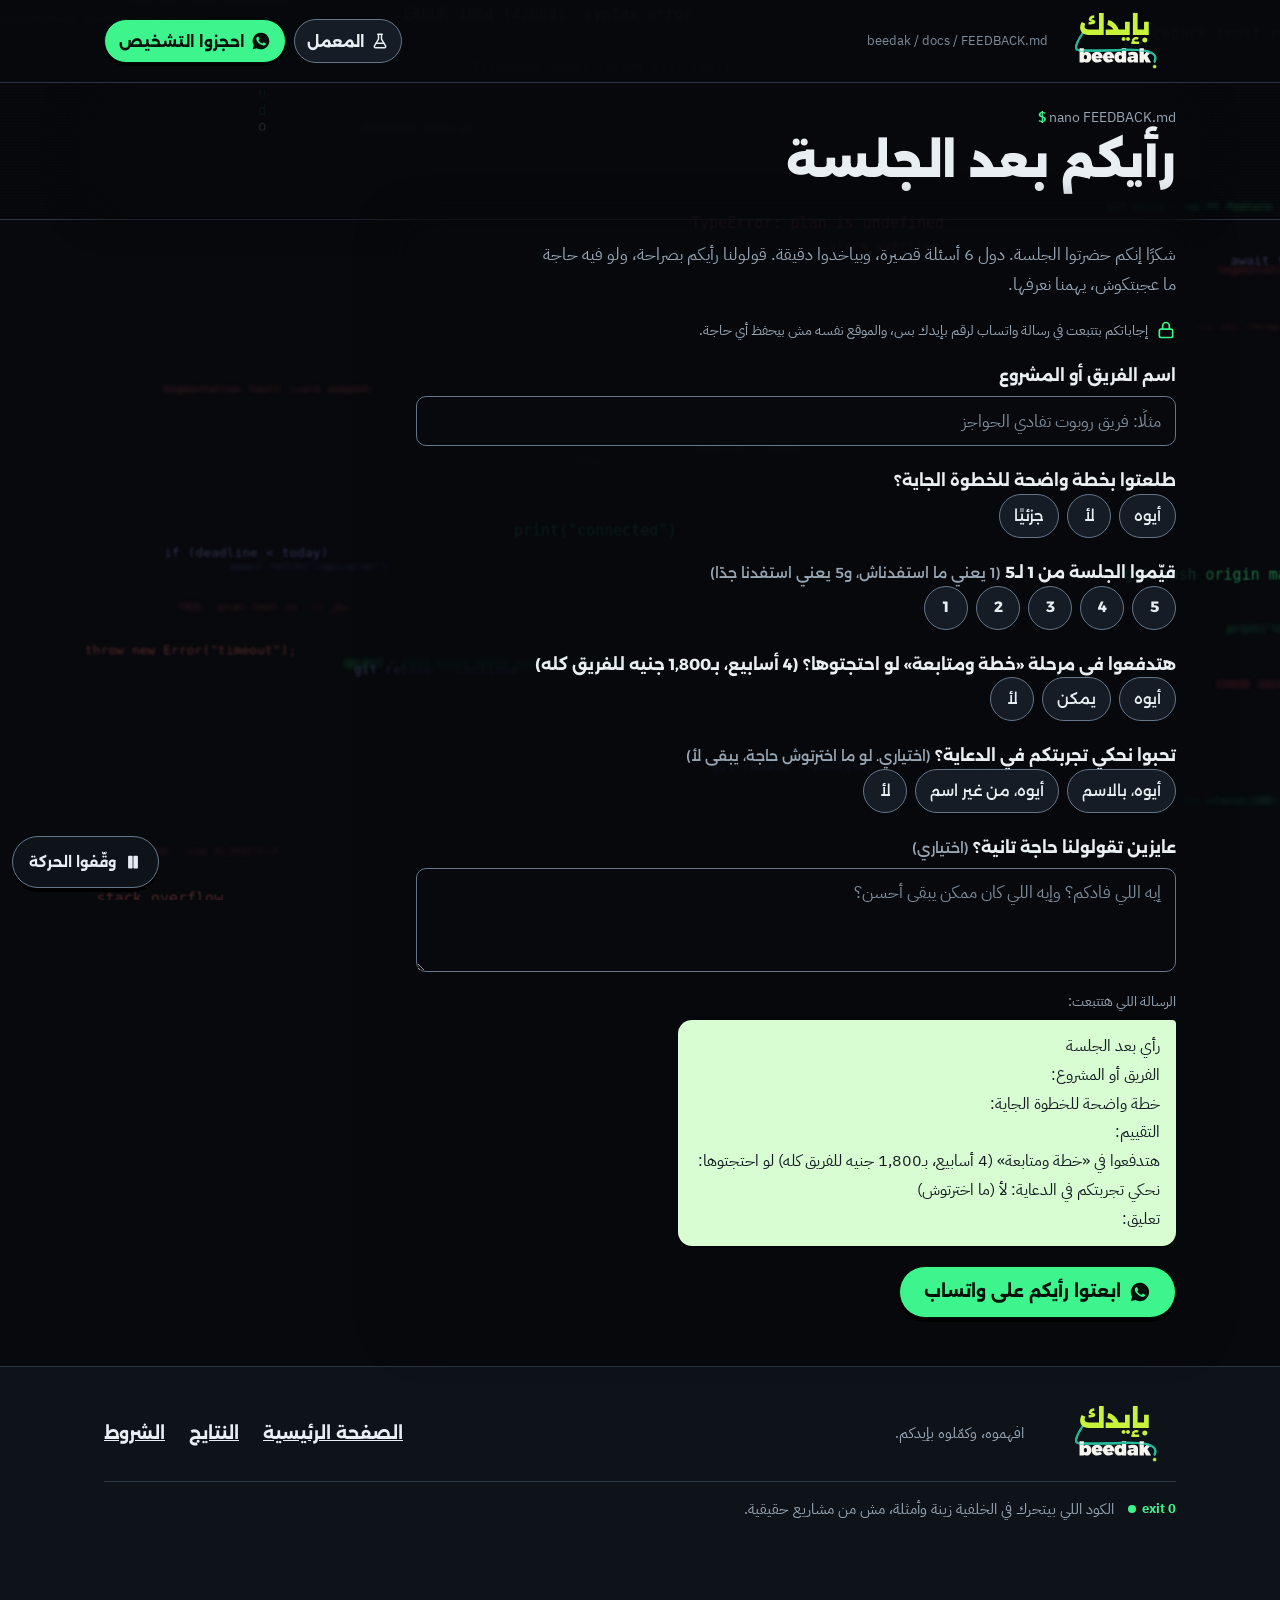
<file: feedback.html>
<!doctype html>
<html lang="ar-EG" dir="rtl">
<head>
<meta charset="utf-8">
<meta name="viewport" content="width=device-width, initial-scale=1, viewport-fit=cover">
<title>رأيكم بعد الجلسة | بإيدك</title>
<meta name="description" content="استبيان قصير بعد جلسة التشخيص مع بإيدك: رأيكم بيتبعت على واتساب.">
<meta name="robots" content="noindex, nofollow">
<meta name="color-scheme" content="dark">
<meta name="theme-color" content="#07090D">
<meta property="og:type" content="website">
<meta property="og:locale" content="ar_EG">
<meta property="og:title" content="رأيكم بعد الجلسة | بإيدك">
<meta property="og:description" content="استبيان قصير بعد جلسة التشخيص مع بإيدك: رأيكم بيتبعت على واتساب.">
<meta property="og:url" content="https://beedak.vercel.app/feedback">
<meta property="og:site_name" content="بإيدك">
<meta property="og:image" content="https://beedak.vercel.app/assets/img/og-cover.png">
<meta property="og:image:width" content="1200">
<meta property="og:image:height" content="630">
<meta property="og:image:alt" content="بإيدك: مشروعكم واقف؟ افهموه، وكمّلوه بإيدكم">
<meta name="twitter:card" content="summary_large_image">
<meta name="twitter:image" content="https://beedak.vercel.app/assets/img/og-cover.png">
<link rel="icon" href="favicon.ico" sizes="32x32">
<link rel="icon" href="assets/img/beedak-icon-circle.svg" type="image/svg+xml">
<link rel="apple-touch-icon" href="assets/img/apple-touch-icon.png">
<script>
(function () {
  var d = document.documentElement;
  d.classList.add('js');
  try {
    var rm = window.matchMedia && matchMedia('(prefers-reduced-motion: reduce)').matches;
    var saved = null;
    try { saved = localStorage.getItem('beedak-motion'); } catch (e) { /* storage blocked */ }
    var c = navigator.connection;
    var light = (c && c.saveData === true) || (navigator.deviceMemory && navigator.deviceMemory <= 2);
    if (rm) d.classList.add('rm');
    if (!rm && saved !== 'off' && (saved === 'on' || !light)) d.classList.add('motion-on');
  } catch (e) { /* motion stays off */ }
  if (/^https?:/.test(location.protocol)) {
    ['alexandria-var-500-900-arabic', 'plex-arabic-400-arabic'].forEach(function (f) {
      var l = document.createElement('link');
      l.rel = 'preload'; l.as = 'font'; l.type = 'font/woff2'; l.crossOrigin = 'anonymous';
      l.href = 'assets/fonts/' + f + '.woff2';
      document.head.appendChild(l);
    });
  }
})();
</script>
<script>
/* Cookie-free visit counts: Vercel Web Analytics (no cookies, no personal data). window.va queues calls until the script loads.
   The same-origin script exists only on the deployed site (enable "Web Analytics" once in the Vercel dashboard), so it is not
   requested from localhost or a local file: no 404 in the console. If it is blocked, window.va just keeps queueing. */
window.va = window.va || function () { (window.vaq = window.vaq || []).push(arguments); };
(function () {
  try {
    var h = location.hostname;
    if (!/^https?:$/.test(location.protocol) || !h || h === 'localhost' || h === '127.0.0.1' || h === '[::1]' || /\.localhost$/.test(h)) return;
    var s = document.createElement('script');
    s.defer = true; s.src = '/_vercel/insights/script.js';
    document.head.appendChild(s);
  } catch (e) { /* analytics is optional */ }
})();
</script>
<link rel="stylesheet" href="assets/css/styles.css">
<script src="assets/js/app.js" defer></script>
</head>
<body data-page="feedback">
<svg width="0" height="0" style="position:absolute" aria-hidden="true" focusable="false">
  <symbol id="i-check" viewBox="0 0 24 24"><path d="M20 6 9 17l-5-5"/></symbol>
  <symbol id="i-x" viewBox="0 0 24 24"><path d="M18 6 6 18M6 6l12 12"/></symbol>
  <symbol id="i-chat" viewBox="0 0 24 24"><path fill="currentColor" stroke="none" d="M12 2a10 10 0 0 0-8.6 15.1L2 22l5-1.3A10 10 0 1 0 12 2Zm5.3 14.1c-.2.6-1.3 1.2-1.8 1.2-.5.1-1 .2-3.3-.7-2.8-1.1-4.5-4-4.7-4.2-.1-.2-1.1-1.5-1.1-2.9s.7-2 1-2.3c.2-.3.5-.3.7-.3h.5c.2 0 .4 0 .6.5l.8 2c.1.2.1.4 0 .5l-.4.6-.4.4c-.1.2-.3.3-.1.6.2.3.8 1.3 1.7 2.1 1.2 1 2.1 1.3 2.4 1.5.3.1.5.1.6-.1l.9-1.1c.2-.3.4-.2.7-.1l1.9.9c.3.1.5.2.5.3.1.2.1.7-.1 1.3Z"/></symbol>
  <symbol id="i-lock" viewBox="0 0 24 24"><rect x="4" y="11" width="16" height="10" rx="2"/><path d="M8 11V7a4 4 0 0 1 8 0v4"/></symbol>
  <symbol id="i-shield" viewBox="0 0 24 24"><path d="M12 22s8-3.5 8-10V5l-8-3-8 3v7c0 6.5 8 10 8 10Z"/><path d="m9 12 2 2 4-4"/></symbol>
  <symbol id="i-play" viewBox="0 0 24 24"><path fill="currentColor" d="M7 4.5v15l12-7.5z"/></symbol>
  <symbol id="i-pause" viewBox="0 0 24 24"><path fill="currentColor" d="M6.5 4.5h4v15h-4zM13.5 4.5h4v15h-4z"/></symbol>
  <symbol id="i-alert" viewBox="0 0 24 24"><path d="M10.3 3.9 1.8 18a2 2 0 0 0 1.7 3h17a2 2 0 0 0 1.7-3L13.7 3.9a2 2 0 0 0-3.4 0Z"/><path d="M12 9v4M12 17h.01"/></symbol>
  <symbol id="i-link" viewBox="0 0 24 24"><path d="M10 13a5 5 0 0 0 7.5.5l3-3a5 5 0 0 0-7-7l-1.7 1.7"/><path d="M14 11a5 5 0 0 0-7.5-.5l-3 3a5 5 0 0 0 7 7l1.7-1.7"/></symbol>
  <symbol id="i-up" viewBox="0 0 24 24"><path d="m6 15 6-6 6 6"/></symbol>
  <symbol id="i-down" viewBox="0 0 24 24"><path d="m6 9 6 6 6-6"/></symbol>
  <symbol id="i-search" viewBox="0 0 24 24"><circle cx="11" cy="11" r="7"/><path d="m20 20-4-4"/></symbol>
  <symbol id="i-terminal" viewBox="0 0 24 24"><path d="m4 17 6-6-6-6M12 19h8"/></symbol>
  <symbol id="i-lab" viewBox="0 0 24 24"><path d="M9 3h6M10 3v6.5L4.6 18.6A1.6 1.6 0 0 0 6 21h12a1.6 1.6 0 0 0 1.4-2.4L14 9.5V3"/><path d="M7.2 15h9.6"/></symbol>
  <symbol id="i-info" viewBox="0 0 24 24"><circle cx="12" cy="12" r="10"/><path d="M12 16v-4M12 8h.01"/></symbol>
</svg>

<a class="skip" href="#fb-main">انزلوا للاستبيان على طول</a>

<header class="topbar">
  <div class="wrap top">
    <a class="logo" href="index.html" aria-label="بإيدك، الصفحة الرئيسية">
      <picture><source media="(min-width: 600px) and (min-height: 501px)" srcset="assets/img/beedak-logo-dark-nobg.svg" width="900" height="525"><img class="logo-img" src="assets/img/beedak-icon-circle.svg" alt="بإيدك" width="384" height="384"></picture>
    </a>
    <bdi class="crumb tok" dir="ltr" aria-hidden="true">beedak / docs / FEEDBACK.md</bdi>
    <div class="top-actions">
      <a class="btn-ghost top-lab" href="lab.html"><svg class="i" aria-hidden="true" focusable="false"><use href="#i-lab"/></svg>المعمل</a>
      <a class="btn btn-sm" href="https://wa.me/201068530159?text=%D9%82%D8%B6%D9%8A%D8%A9%0A%D9%85%D9%88%D8%B6%D9%88%D8%B9%20%D8%A7%D9%84%D9%85%D8%B4%D8%B1%D9%88%D8%B9%3A%20%0A%D8%B9%D8%AF%D8%AF%20%D8%A7%D9%84%D8%A3%D8%B9%D8%B6%D8%A7%D8%A1%3A%20%0A%D9%85%D8%B1%D8%AD%D9%84%D8%AA%D9%87%3A%20%0A%D8%A3%D9%83%D8%A8%D8%B1%20%D8%AD%D8%A7%D8%AC%D8%A9%20%D9%88%D8%A7%D9%82%D9%81%D8%A9%3A%20%0A%D8%AA%D9%81%D8%A7%D8%B5%D9%8A%D9%84%20%D8%AA%D8%A7%D9%86%D9%8A%D8%A9%3A%20%0A%D9%85%D9%8A%D9%86%20%D8%A8%D9%8A%D8%B9%D8%B1%D9%81%20%D8%A5%D9%8A%D9%87%20(%D8%B3%D8%B7%D8%B1%20%D9%84%D9%83%D9%84%20%D8%B9%D8%B6%D9%88)%3A%20%0A%D8%B9%D8%B1%D9%81%D8%AA%D9%88%D9%86%D8%A7%20%D9%85%D9%86%D9%8A%D9%86%3A%20" data-wa target="_blank" rel="noopener"><svg class="i" aria-hidden="true" focusable="false"><use href="#i-chat"/></svg>احجزوا التشخيص<span class="sr-only">، بيفتح واتساب</span></a>
    </div>
  </div>
</header>

<main id="top">
  <div class="title-band">
    <div class="wrap"><div class="band-in scrim">
      <p class="band-cmd" dir="ltr" aria-hidden="true"><span class="prompt">$</span> nano FEEDBACK.md</p>
      <h1>رأيكم بعد الجلسة</h1>
    </div></div>
  </div>

  <!-- Post-session survey (owner approval, 18 Nov 2026). No backend: the answers go to the booking number as a WhatsApp message (BOOKING_NUMBER in app.js).
       The static link below carries the empty template, so the page still works without JS. -->
  <div class="wrap proof-layout" id="fb-main" tabindex="-1">
    <div class="doc scrim">
      <p class="lede">شكرًا إنكم حضرتوا الجلسة. دول 6 أسئلة قصيرة، وبياخدوا دقيقة. قولولنا رأيكم بصراحة، ولو فيه حاجة ما عجبتكوش، يهمنا نعرفها.</p>
      <p class="privacy"><svg class="i" aria-hidden="true" focusable="false"><use href="#i-lock"/></svg><span>إجاباتكم بتتبعت في رسالة واتساب لرقم بإيدك بس، والموقع نفسه مش بيحفظ أي حاجة.</span></p>
      <p class="hint when-noapp"><svg class="i" aria-hidden="true" focusable="false"><use href="#i-info"/></svg><span>الأسئلة هنا محتاجة JavaScript. لو مش شغال عندكم: افتحوا واتساب من الزرار اللي تحت، وهتلاقوا الأسئلة مكتوبة في الرسالة، وكمّلوا الإجابات بإيدكم.</span></p>

      <form class="fb-form when-app" id="fb-form" novalidate>
        <div class="field" id="fb-q-team">
          <label for="fb-team">اسم الفريق أو المشروع</label>
          <input class="input" id="fb-team" name="team" type="text" dir="auto" maxlength="120" autocomplete="off" enterkeyhint="done" placeholder="مثلًا: فريق روبوت تفادي الحواجز">
        </div>

        <fieldset class="field" id="fb-q-plan">
          <legend>طلعتوا بخطة واضحة للخطوة الجاية؟</legend>
          <div class="chips">
            <label class="chip"><input type="radio" name="plan" value="أيوه"><span>أيوه</span></label>
            <label class="chip"><input type="radio" name="plan" value="لأ"><span>لأ</span></label>
            <label class="chip"><input type="radio" name="plan" value="جزئيًا"><span>جزئيًا</span></label>
          </div>
        </fieldset>

        <fieldset class="field" id="fb-q-rating">
          <legend>قيّموا الجلسة من 1 لـ5 <span class="hint-text">(1 يعني ما استفدناش، و5 يعني استفدنا جدًا)</span></legend>
          <div class="chips chips-rating" dir="ltr">
            <label class="chip"><input type="radio" name="rating" value="1"><span class="num">1</span></label>
            <label class="chip"><input type="radio" name="rating" value="2"><span class="num">2</span></label>
            <label class="chip"><input type="radio" name="rating" value="3"><span class="num">3</span></label>
            <label class="chip"><input type="radio" name="rating" value="4"><span class="num">4</span></label>
            <label class="chip"><input type="radio" name="rating" value="5"><span class="num">5</span></label>
          </div>
        </fieldset>

        <fieldset class="field" id="fb-q-pay">
          <legend>هتدفعوا في مرحلة «خطة ومتابعة» لو احتجتوها؟ (4 أسابيع، بـ1,800 جنيه للفريق كله)</legend>
          <div class="chips">
            <label class="chip"><input type="radio" name="pay" value="أيوه"><span>أيوه</span></label>
            <label class="chip"><input type="radio" name="pay" value="يمكن"><span>يمكن</span></label>
            <label class="chip"><input type="radio" name="pay" value="لأ"><span>لأ</span></label>
          </div>
        </fieldset>

        <fieldset class="field">
          <legend>تحبوا نحكي تجربتكم في الدعاية؟ <span class="hint-text">(اختياري. لو ما اخترتوش حاجة، يبقى لأ)</span></legend>
          <div class="chips">
            <label class="chip"><input type="radio" name="story" value="أيوه، بالاسم"><span>أيوه، بالاسم</span></label>
            <label class="chip"><input type="radio" name="story" value="أيوه، من غير اسم"><span>أيوه، من غير اسم</span></label>
            <label class="chip"><input type="radio" name="story" value="لأ"><span>لأ</span></label>
          </div>
        </fieldset>

        <div class="field">
          <label for="fb-comment">عايزين تقولولنا حاجة تانية؟ <span class="hint-text">(اختياري)</span></label>
          <textarea class="input textarea" id="fb-comment" name="comment" dir="auto" rows="3" maxlength="800" autocomplete="off" placeholder="إيه اللي فادكم؟ وإيه اللي كان ممكن يبقى أحسن؟"></textarea>
        </div>
      </form>

      <figure class="preview fb-preview when-app">
        <figcaption>الرسالة اللي هتتبعت:</figcaption>
        <div class="bubble" id="fb-preview" dir="rtl"></div>
      </figure>

      <p class="fb-send"><a class="btn btn-shine" id="fb-send" href="https://wa.me/201068530159?text=%D8%B1%D8%A3%D9%8A%20%D8%A8%D8%B9%D8%AF%20%D8%A7%D9%84%D8%AC%D9%84%D8%B3%D8%A9%0A%D8%A7%D9%84%D9%81%D8%B1%D9%8A%D9%82%20%D8%A3%D9%88%20%D8%A7%D9%84%D9%85%D8%B4%D8%B1%D9%88%D8%B9%3A%20%0A%D8%AE%D8%B7%D8%A9%20%D9%88%D8%A7%D8%B6%D8%AD%D8%A9%20%D9%84%D9%84%D8%AE%D8%B7%D9%88%D8%A9%20%D8%A7%D9%84%D8%AC%D8%A7%D9%8A%D8%A9%20%28%D8%A3%D9%8A%D9%88%D9%87%20%2F%20%D9%84%D8%A3%20%2F%20%D8%AC%D8%B2%D8%A6%D9%8A%D9%8B%D8%A7%29%3A%20%0A%D8%A7%D9%84%D8%AA%D9%82%D9%8A%D9%8A%D9%85%20%D9%85%D9%86%205%3A%20%0A%D9%87%D8%AA%D8%AF%D9%81%D8%B9%D9%88%D8%A7%20%D9%81%D9%8A%20%C2%AB%D8%AE%D8%B7%D8%A9%20%D9%88%D9%85%D8%AA%D8%A7%D8%A8%D8%B9%D8%A9%C2%BB%20%284%20%D8%A3%D8%B3%D8%A7%D8%A8%D9%8A%D8%B9%D8%8C%20%D8%A8%D9%801%2C800%20%D8%AC%D9%86%D9%8A%D9%87%20%D9%84%D9%84%D9%81%D8%B1%D9%8A%D9%82%20%D9%83%D9%84%D9%87%29%20%D9%84%D9%88%20%D8%A7%D8%AD%D8%AA%D8%AC%D8%AA%D9%88%D9%87%D8%A7%20%28%D8%A3%D9%8A%D9%88%D9%87%20%2F%20%D9%8A%D9%85%D9%83%D9%86%20%2F%20%D9%84%D8%A3%29%3A%20%0A%D9%86%D8%AD%D9%83%D9%8A%20%D8%AA%D8%AC%D8%B1%D8%A8%D8%AA%D9%83%D9%85%20%D9%81%D9%8A%20%D8%A7%D9%84%D8%AF%D8%B9%D8%A7%D9%8A%D8%A9%20%28%D8%A3%D9%8A%D9%88%D9%87%20%D8%A8%D8%A7%D9%84%D8%A7%D8%B3%D9%85%20%2F%20%D8%A3%D9%8A%D9%88%D9%87%20%D9%85%D9%86%20%D8%BA%D9%8A%D8%B1%20%D8%A7%D8%B3%D9%85%20%2F%20%D9%84%D8%A3%29%3A%20%0A%D8%AA%D8%B9%D9%84%D9%8A%D9%82%3A%20" target="_blank" rel="noopener"><svg class="i" aria-hidden="true" focusable="false"><use href="#i-chat"/></svg>ابعتوا رأيكم على واتساب<span class="sr-only">، بيفتح واتساب</span></a></p>
      <p class="toast" id="toast" role="status" aria-live="polite"></p>
    </div>
  </div>
</main>

<div class="mobile-bar when-app" id="mobile-bar">
  <button class="motion-toggle" type="button">
    <svg class="i mt-pause" aria-hidden="true" focusable="false"><use href="#i-pause"/></svg>
    <svg class="i mt-play" aria-hidden="true" focusable="false"><use href="#i-play"/></svg>
    <span class="mt-label">وقّفوا الحركة</span>
  </button>
</div>

<footer class="foot">
  <div class="wrap">
    <img src="assets/img/beedak-logo-dark-nobg.svg" alt="بإيدك" width="900" height="525" loading="lazy">
    <p>افهموه، وكمّلوه بإيدكم.</p>
    <nav aria-label="روابط آخر الصفحة"><ul><li><a href="index.html">الصفحة الرئيسية</a></li><li><a href="results.html">النتايج</a></li><li><a href="terms.html">الشروط</a></li></ul></nav>
    <div class="foot-status">
      <bdi class="tok exit" dir="ltr" aria-hidden="true"><i class="gdot"></i>exit 0</bdi>
      <p class="foot-caption">الكود اللي بيتحرك في الخلفية زينة وأمثلة، مش من مشاريع حقيقية.</p>
    </div>
  </div>
</footer>
<!-- Decorative code background (aria-hidden). Without JS this static, blurred copy shows; app.js draws the interactive one on the canvas. -->
<div class="bgfx" aria-hidden="true" data-nosnippet>
  <div class="bgfx-static">
<pre class="bs d2 r" style="--x:3%;--y:4%">if (!res.ok) throw new Error("500");</pre>
<pre class="bs d1 v" style="--x:58%;--y:9%">while (!plan.owner) { await standup(); }</pre>
<pre class="bs d3 g" style="--x:66%;--y:24%">digitalWrite(LED_PIN, HIGH);</pre>
<pre class="bs d1 r" style="--x:8%;--y:30%">KeyError: 'owner'</pre>
<pre class="bs d2 v" style="--x:40%;--y:41%">WiFi.begin(ssid, pass);</pre>
<pre class="bs d3 r" style="--x:70%;--y:52%">Segmentation fault (core dumped)</pre>
<pre class="bs d1 g" style="--x:4%;--y:60%">SELECT * FROM tasks WHERE owner IS NOT NULL;</pre>
<pre class="bs d2 g" style="--x:52%;--y:70%">res.status(200).json(plan);</pre>
<pre class="bs d1 v" style="--x:14%;--y:80%">git rebase --continue</pre>
<pre class="bs d3 r" style="--x:62%;--y:86%">CONFLICT (content): merge conflict in main.c</pre>
<pre class="bs d2 g" style="--x:6%;--y:92%">assert plan.next and plan.due</pre>
<pre class="bs d1 r" style="--x:44%;--y:18%">NULL</pre>
  </div>
  <canvas class="bgfx-canvas"></canvas>
</div>
</body>
</html>
</file>
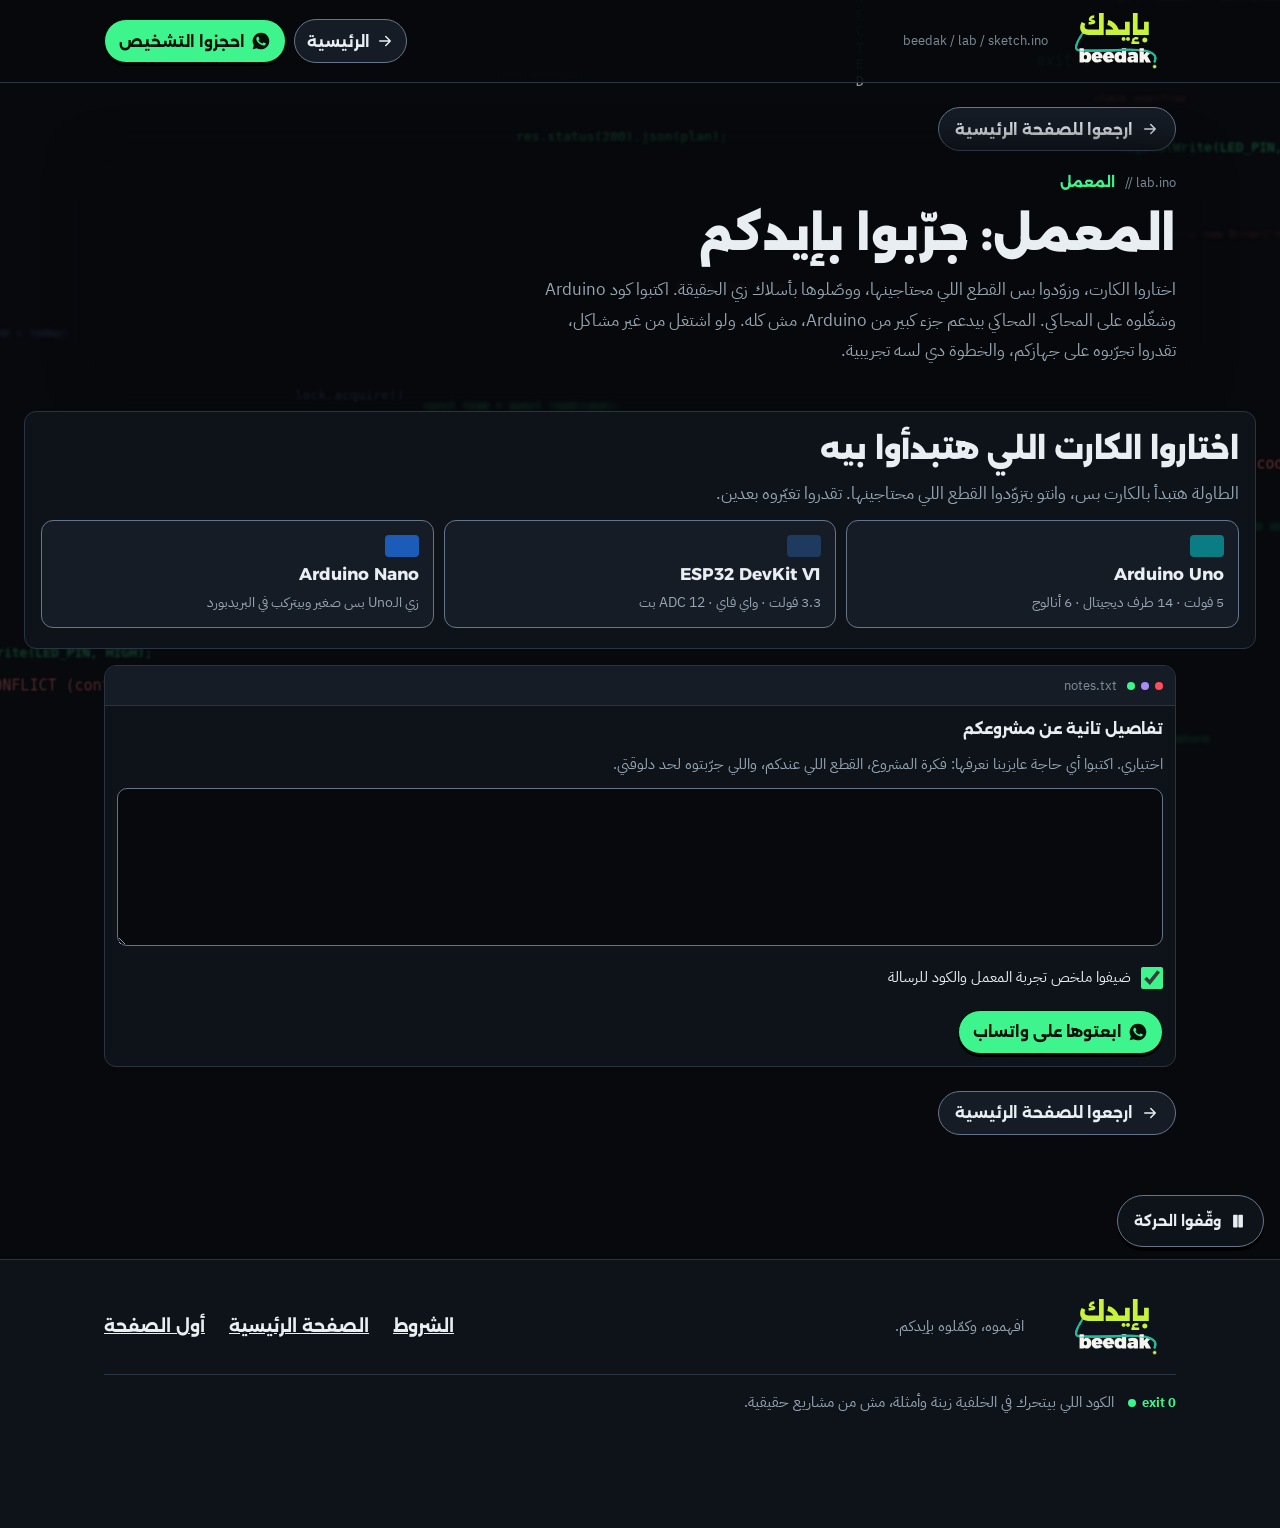
<file: lab.html>
<!doctype html>
<html lang="ar-EG" dir="rtl">
<head>
<meta charset="utf-8">
<meta name="viewport" content="width=device-width, initial-scale=1, viewport-fit=cover">
<title>المعمل | بإيدك</title>
<meta name="description" content="المعمل من «بإيدك»: محاكي لـArduino وESP32 بيدعم جزء كبير من Arduino. اختاروا القطع، وصّلوها بأسلاك، واكتبوا الكود وشغّلوه. وتجربته على جهازكم بالـUSB لسه تجريبية.">
<meta name="robots" content="index, follow">
<meta name="color-scheme" content="dark">
<meta name="theme-color" content="#07090D">
<link rel="canonical" href="https://beedak.vercel.app/lab">
<meta property="og:type" content="website">
<meta property="og:locale" content="ar_EG">
<meta property="og:title" content="المعمل | بإيدك">
<meta property="og:description" content="المعمل من «بإيدك»: محاكي لـArduino وESP32 بيدعم جزء كبير من Arduino. اختاروا القطع، وصّلوها بأسلاك، واكتبوا الكود وشغّلوه. وتجربته على جهازكم بالـUSB لسه تجريبية.">
<meta property="og:url" content="https://beedak.vercel.app/lab">
<meta property="og:site_name" content="بإيدك">
<meta property="og:image" content="https://beedak.vercel.app/assets/img/og-cover.png">
<meta property="og:image:width" content="1200">
<meta property="og:image:height" content="630">
<meta property="og:image:alt" content="بإيدك: مشروعكم واقف؟ افهموه، وكمّلوه بإيدكم">
<meta name="twitter:card" content="summary_large_image">
<meta name="twitter:image" content="https://beedak.vercel.app/assets/img/og-cover.png">
<link rel="icon" href="favicon.ico" sizes="32x32">
<link rel="icon" href="assets/img/beedak-icon-circle.svg" type="image/svg+xml">
<link rel="apple-touch-icon" href="assets/img/apple-touch-icon.png">
<script>
/* v3: "js" for progressive enhancement; motion state decided before first paint (app.js re-checks it and owns the pause buttons). */
(function () {
  var d = document.documentElement;
  d.classList.add('js');
  try {
    var rm = window.matchMedia && matchMedia('(prefers-reduced-motion: reduce)').matches;
    var saved = null;
    try { saved = localStorage.getItem('beedak-motion'); } catch (e) { /* storage blocked */ }
    var c = navigator.connection;
    var light = (c && c.saveData === true) || (navigator.deviceMemory && navigator.deviceMemory <= 2);
    if (rm) d.classList.add('rm');
    if (!rm && saved !== 'off' && (saved === 'on' || !light)) d.classList.add('motion-on');
  } catch (e) { /* motion stays off */ }
  /* Font preloads only over http(s): opened from a local file, a crossorigin preload is blocked and logs an error. */
  if (/^https?:/.test(location.protocol)) {
    ['alexandria-var-500-900-arabic', 'plex-arabic-400-arabic'].forEach(function (f) {
      var l = document.createElement('link');
      l.rel = 'preload'; l.as = 'font'; l.type = 'font/woff2'; l.crossOrigin = 'anonymous';
      l.href = 'assets/fonts/' + f + '.woff2';
      document.head.appendChild(l);
    });
  }
})();
</script>
<script>
/* Cookie-free visit counts: Vercel Web Analytics (no cookies, no personal data). window.va queues calls until the script loads.
   The same-origin script exists only on the deployed site (enable "Web Analytics" once in the Vercel dashboard), so it is not
   requested from localhost or a local file: no 404 in the console. If it is blocked, window.va just keeps queueing. */
window.va = window.va || function () { (window.vaq = window.vaq || []).push(arguments); };
(function () {
  try {
    var h = location.hostname;
    if (!/^https?:$/.test(location.protocol) || !h || h === 'localhost' || h === '127.0.0.1' || h === '[::1]' || /\.localhost$/.test(h)) return;
    var s = document.createElement('script');
    s.defer = true; s.src = '/_vercel/insights/script.js';
    document.head.appendChild(s);
  } catch (e) { /* analytics is optional */ }
})();
</script>
<link rel="stylesheet" href="assets/css/styles.css">
<link rel="stylesheet" href="assets/css/lab-extra.css">
<link rel="stylesheet" href="assets/css/lab-sim.css">
<link rel="stylesheet" href="assets/css/lab-ui.css">
<!-- The simulator (lab-sim-spec.md). Order matters only for sim-main.js (last); interp-2.js right after interp.js.
     The retired assets/js/lab.js + esp-behavior.js stay in the repo but are no longer loaded. -->
<script src="assets/js/app.js" defer></script>
<script src="assets/js/sim/interp.js" defer></script>
<script src="assets/js/sim/interp-2.js" defer></script>
<script src="assets/js/sim/parts.js" defer></script>
<script src="assets/js/sim/circuit.js" defer></script>
<script src="assets/js/sim/board-sim.js" defer></script>
<script src="assets/js/sim/part-art.js" defer></script>
<script src="assets/js/sim/workbench.js" defer></script>
<script src="assets/js/sim/serial-io.js" defer></script>
<script src="assets/js/sim/examples.js" defer></script>
<script src="assets/js/sim/view3d.js" defer></script>
<script src="assets/js/sim/panels.js" defer></script>
<script src="assets/js/sim/sim-main.js" defer></script>
</head>
<body data-page="lab">
<svg width="0" height="0" style="position:absolute" aria-hidden="true" focusable="false">
  <symbol id="i-x" viewBox="0 0 24 24"><path d="M18 6 6 18M6 6l12 12"/></symbol>
  <symbol id="i-chat" viewBox="0 0 24 24"><path fill="currentColor" stroke="none" d="M12 2a10 10 0 0 0-8.6 15.1L2 22l5-1.3A10 10 0 1 0 12 2Zm5.3 14.1c-.2.6-1.3 1.2-1.8 1.2-.5.1-1 .2-3.3-.7-2.8-1.1-4.5-4-4.7-4.2-.1-.2-1.1-1.5-1.1-2.9s.7-2 1-2.3c.2-.3.5-.3.7-.3h.5c.2 0 .4 0 .6.5l.8 2c.1.2.1.4 0 .5l-.4.6-.4.4c-.1.2-.3.3-.1.6.2.3.8 1.3 1.7 2.1 1.2 1 2.1 1.3 2.4 1.5.3.1.5.1.6-.1l.9-1.1c.2-.3.4-.2.7-.1l1.9.9c.3.1.5.2.5.3.1.2.1.7-.1 1.3Z"/></symbol>
  <symbol id="i-turn" viewBox="0 0 24 24"><path d="M3 12a9 9 0 1 0 3-6.7L3 8"/><path d="M3 3v5h5"/></symbol>
  <symbol id="i-play" viewBox="0 0 24 24"><path fill="currentColor" d="M7 4.5v15l12-7.5z"/></symbol>
  <symbol id="i-pause" viewBox="0 0 24 24"><path fill="currentColor" d="M6.5 4.5h4v15h-4zM13.5 4.5h4v15h-4z"/></symbol>
  <symbol id="i-move" viewBox="0 0 24 24"><path d="M12 2v20M2 12h20M12 2l-3 3M12 2l3 3M12 22l-3-3M12 22l3-3M2 12l3-3M2 12l3 3M22 12l-3-3M22 12l-3 3"/></symbol>
  <symbol id="i-reset" viewBox="0 0 24 24"><path d="M3 12a9 9 0 1 0 3-6.7L3 8"/><path d="M3 3v5h5"/></symbol>
  <symbol id="i-back" viewBox="0 0 24 24"><path d="M5 12h14M13 6l6 6-6 6"/></symbol>
  <symbol id="i-stop" viewBox="0 0 24 24"><rect x="6" y="6" width="12" height="12" rx="1.5" fill="currentColor"/></symbol>
  <symbol id="i-chip" viewBox="0 0 24 24"><rect x="6" y="6" width="12" height="12" rx="1.5"/><path d="M9 2v4M15 2v4M9 18v4M15 18v4M2 9h4M2 15h4M18 9h4M18 15h4"/></symbol>
  <symbol id="i-book" viewBox="0 0 24 24"><path d="M4 5a2 2 0 0 1 2-2h13v16H6a2 2 0 0 0-2 2z"/><path d="M4 19V5M8 7h7"/></symbol>
  <symbol id="i-more" viewBox="0 0 24 24"><circle cx="5" cy="12" r="1.6" fill="currentColor"/><circle cx="12" cy="12" r="1.6" fill="currentColor"/><circle cx="19" cy="12" r="1.6" fill="currentColor"/></symbol>
  <symbol id="i-bench" viewBox="0 0 24 24"><rect x="3" y="5" width="18" height="14" rx="2"/><path d="M7 9h2M11 9h2M15 9h2M7 13h2M11 13h2M15 13h2"/></symbol>
  <symbol id="i-parts" viewBox="0 0 24 24"><path d="M9 3h6v6H9zM3 15h6v6H3zM15 15h6v6h-6zM12 9v3M6 15v-3h12v3"/></symbol>
  <symbol id="i-code" viewBox="0 0 24 24"><path d="m8 7-5 5 5 5M16 7l5 5-5 5M14 4l-4 16"/></symbol>
  <symbol id="i-serial" viewBox="0 0 24 24"><rect x="3" y="4" width="18" height="16" rx="2"/><path d="m7 10 3 2-3 2M12 15h5"/></symbol>
  <symbol id="i-sound" viewBox="0 0 24 24"><path d="M4 9v6h4l5 4V5L8 9zM16 9a4 4 0 0 1 0 6M18.5 6.5a8 8 0 0 1 0 11"/></symbol>
</svg>

<a class="skip" href="#lab">انزلوا للمعمل على طول</a>

<!-- Header: an IDE title bar -->
<header class="topbar" id="top">
  <div class="wrap top">
    <a class="logo" href="index.html" aria-label="بإيدك، الصفحة الرئيسية">
      <picture><source media="(min-width: 600px) and (min-height: 501px)" srcset="assets/img/beedak-logo-dark-nobg.svg" width="900" height="525"><img class="logo-img" src="assets/img/beedak-icon-circle.svg" alt="بإيدك" width="384" height="384"></picture>
    </a>
    <bdi class="crumb tok" dir="ltr" aria-hidden="true">beedak / lab / sketch.ino</bdi>
    <div class="top-actions">
      <a class="btn-ghost top-lab" href="index.html"><svg class="i" aria-hidden="true" focusable="false"><use href="#i-back"/></svg>الرئيسية</a>
      <a class="btn btn-sm" href="https://wa.me/201068530159?text=%D9%82%D8%B6%D9%8A%D8%A9%0A%D9%85%D9%88%D8%B6%D9%88%D8%B9%20%D8%A7%D9%84%D9%85%D8%B4%D8%B1%D9%88%D8%B9%3A%20%0A%D8%B9%D8%AF%D8%AF%20%D8%A7%D9%84%D8%A3%D8%B9%D8%B6%D8%A7%D8%A1%3A%20%0A%D9%85%D8%B1%D8%AD%D9%84%D8%AA%D9%87%3A%20%0A%D8%A3%D9%83%D8%A8%D8%B1%20%D8%AD%D8%A7%D8%AC%D8%A9%20%D9%88%D8%A7%D9%82%D9%81%D8%A9%3A%20%0A%D8%AA%D9%81%D8%A7%D8%B5%D9%8A%D9%84%20%D8%AA%D8%A7%D9%86%D9%8A%D8%A9%3A%20%0A%D9%85%D9%8A%D9%86%20%D8%A8%D9%8A%D8%B9%D8%B1%D9%81%20%D8%A5%D9%8A%D9%87%20(%D8%B3%D8%B7%D8%B1%20%D9%84%D9%83%D9%84%20%D8%B9%D8%B6%D9%88)%3A%20%0A%D8%B9%D8%B1%D9%81%D8%AA%D9%88%D9%86%D8%A7%20%D9%85%D9%86%D9%8A%D9%86%3A%20" data-wa target="_blank" rel="noopener"><svg class="i" aria-hidden="true" focusable="false"><use href="#i-chat"/></svg>احجزوا التشخيص<span class="sr-only">، بيفتح واتساب</span></a>
    </div>
  </div>
</header>

<main id="main">
  <!-- Lab (own page): the simulator. assets/js/sim/* builds everything inside #sim-app (lab-sim-spec.md §10).
       Without JS the static picture below stays and the notes form still opens WhatsApp through its own action. -->
  <section id="lab" class="lab lab-page" aria-labelledby="lab-title" tabindex="-1">
    <div class="wrap">
      <p class="back-row"><a class="btn-ghost back-btn" href="index.html"><svg class="i" aria-hidden="true" focusable="false"><use href="#i-back"/></svg>ارجعوا للصفحة الرئيسية</a></p>
      <div class="head scrim">
        <p class="eyebrow"><bdi class="tok" dir="ltr" aria-hidden="true">// lab.ino</bdi> المعمل</p>
        <h1 id="lab-title" class="lab-h1">المعمل: جرّبوا بإيدكم</h1>
        <p class="lede">اختاروا الكارت، وزوّدوا بس القطع اللي محتاجينها، ووصّلوها بأسلاك زي الحقيقة. اكتبوا كود <bdi>Arduino</bdi> وشغّلوه على المحاكي. المحاكي بيدعم جزء كبير من <bdi>Arduino</bdi>، مش كله. ولو اشتغل من غير مشاكل، تقدروا تجرّبوه على جهازكم، والخطوة دي لسه تجريبية.</p>
      </div>
    </div>

    <div class="sim-wrap">
      <div id="sim-app" class="sim-app" hidden></div>
      <figure class="term lab-static sim-nojs">
        <svg viewBox="0 0 360 200" role="img" aria-labelledby="lab-static-cap" focusable="false">
          <rect x="0" y="0" width="360" height="200" rx="10" fill="#0B1017"/>
          <path d="M0 50H360M0 100H360M0 150H360M60 0V200M120 0V200M180 0V200M240 0V200M300 0V200" stroke="#16202B"/>
          <rect x="20" y="40" width="130" height="100" rx="6" fill="#0A7C83" stroke="#08636A"/>
          <rect x="34" y="46" width="100" height="8" fill="#1A1A1A"/><rect x="44" y="126" width="84" height="8" fill="#1A1A1A"/>
          <text x="70" y="98" fill="#E8F7F8" font-family="sans-serif" font-size="20" font-style="italic" font-weight="700">UNO</text>
          <rect x="190" y="30" width="150" height="140" rx="4" fill="#ECE7DB" stroke="#CFC8B8"/>
          <path d="M198 40H332M198 160H332" stroke="#E0464F"/><path d="M198 48H332M198 152H332" stroke="#3D7BE0"/><rect x="194" y="97" width="142" height="6" fill="#D8D1C2"/>
          <rect x="226" y="72" width="34" height="9" rx="4.5" fill="#D9B88A"/><path d="M233 72v9M238 72v9M244 72v9" stroke="#7A3B1E" stroke-width="2"/>
          <circle cx="290" cy="70" r="9" fill="#FF4D5E"/><path d="M286 79v12M294 79v12" stroke="#AAB"/>
          <path d="M120 50C160 20 200 20 222 76" fill="none" stroke="#3DF58C" stroke-width="3"/>
          <path d="M120 130C170 170 280 170 300 152" fill="none" stroke="#23262c" stroke-width="3"/>
        </svg>
        <figcaption id="lab-static-cap">صورة ثابتة للمعمل: كارت <bdi>Arduino</bdi> وبريدبورد ولمبة ومقاومة. المحاكي محتاج <bdi>JavaScript</bdi>.</figcaption>
      </figure>
    </div>

    <div class="wrap">
      <form class="term lab-more" id="lab-more" action="https://wa.me/201068530159" method="get" target="_blank" rel="noopener">
        <div class="term-bar">
          <span class="dots" aria-hidden="true"><i></i><i></i><i></i></span>
          <bdi class="term-title tok" dir="ltr" aria-hidden="true">notes.txt</bdi>
        </div>
        <div class="more-body">
          <label class="ide-label" for="more-text">تفاصيل تانية عن مشروعكم</label>
          <p class="more-hint" id="more-hint">اختياري. اكتبوا أي حاجة عايزينا نعرفها: فكرة المشروع، القطع اللي عندكم، واللي جرّبتوه لحد دلوقتي.</p>
          <textarea class="more-text" id="more-text" name="text" rows="5" maxlength="1500" aria-describedby="more-hint"></textarea>
          <label class="check-row more-sum" for="more-sum" hidden><input type="checkbox" id="more-sum" checked> ضيفوا ملخص تجربة المعمل والكود للرسالة</label>
          <div class="more-actions"><button type="submit" class="btn btn-sm more-send"><svg class="i" aria-hidden="true" focusable="false"><use href="#i-chat"/></svg>ابعتوها على واتساب<span class="sr-only">، بيفتح واتساب</span></button></div>
        </div>
      </form>

      <p class="back-row back-end"><a class="btn-ghost back-btn" href="index.html"><svg class="i" aria-hidden="true" focusable="false"><use href="#i-back"/></svg>ارجعوا للصفحة الرئيسية</a></p>
    </div>
  </section>
</main>

<div class="mobile-bar when-app" id="mobile-bar">
  <button class="motion-toggle" type="button">
    <svg class="i mt-pause" aria-hidden="true" focusable="false"><use href="#i-pause"/></svg>
    <svg class="i mt-play" aria-hidden="true" focusable="false"><use href="#i-play"/></svg>
    <span class="mt-label">وقّفوا الحركة</span>
  </button>
</div>

<footer class="foot">
  <div class="wrap">
    <img src="assets/img/beedak-logo-dark-nobg.svg" alt="بإيدك" width="900" height="525" loading="lazy">
    <p>افهموه، وكمّلوه بإيدكم.</p>
    <nav aria-label="روابط آخر الصفحة">
      <ul>
        <li><a href="terms.html">الشروط</a></li>
        <li><a href="index.html">الصفحة الرئيسية</a></li>
        <li><a href="#top">أول الصفحة</a></li>
      </ul>
    </nav>
    <div class="foot-status">
      <bdi class="tok exit" dir="ltr" aria-hidden="true"><i class="gdot"></i>exit 0</bdi>
      <p class="foot-caption">الكود اللي بيتحرك في الخلفية زينة وأمثلة، مش من مشاريع حقيقية.</p>
    </div>
  </div>
</footer>
<!-- Decorative code background (aria-hidden). Without JS this static, blurred copy shows; app.js draws the interactive one on the canvas. -->
<div class="bgfx" aria-hidden="true" data-nosnippet>
  <div class="bgfx-static">
<pre class="bs d2 r" style="--x:3%;--y:4%">if (!res.ok) throw new Error("500");</pre>
<pre class="bs d1 v" style="--x:58%;--y:9%">while (!plan.owner) { await standup(); }</pre>
<pre class="bs d3 g" style="--x:66%;--y:24%">digitalWrite(LED_PIN, HIGH);</pre>
<pre class="bs d1 r" style="--x:8%;--y:30%">KeyError: 'owner'</pre>
<pre class="bs d2 v" style="--x:40%;--y:41%">WiFi.begin(ssid, pass);</pre>
<pre class="bs d3 r" style="--x:70%;--y:52%">Segmentation fault (core dumped)</pre>
<pre class="bs d1 g" style="--x:4%;--y:60%">SELECT * FROM tasks WHERE owner IS NOT NULL;</pre>
<pre class="bs d2 g" style="--x:52%;--y:70%">res.status(200).json(plan);</pre>
<pre class="bs d1 v" style="--x:14%;--y:80%">git rebase --continue</pre>
<pre class="bs d3 r" style="--x:62%;--y:86%">CONFLICT (content): merge conflict in main.c</pre>
<pre class="bs d2 g" style="--x:6%;--y:92%">assert plan.next and plan.due</pre>
<pre class="bs d1 r" style="--x:44%;--y:18%">NULL</pre>
  </div>
  <canvas class="bgfx-canvas"></canvas>
</div>
</body>
</html>
</file>
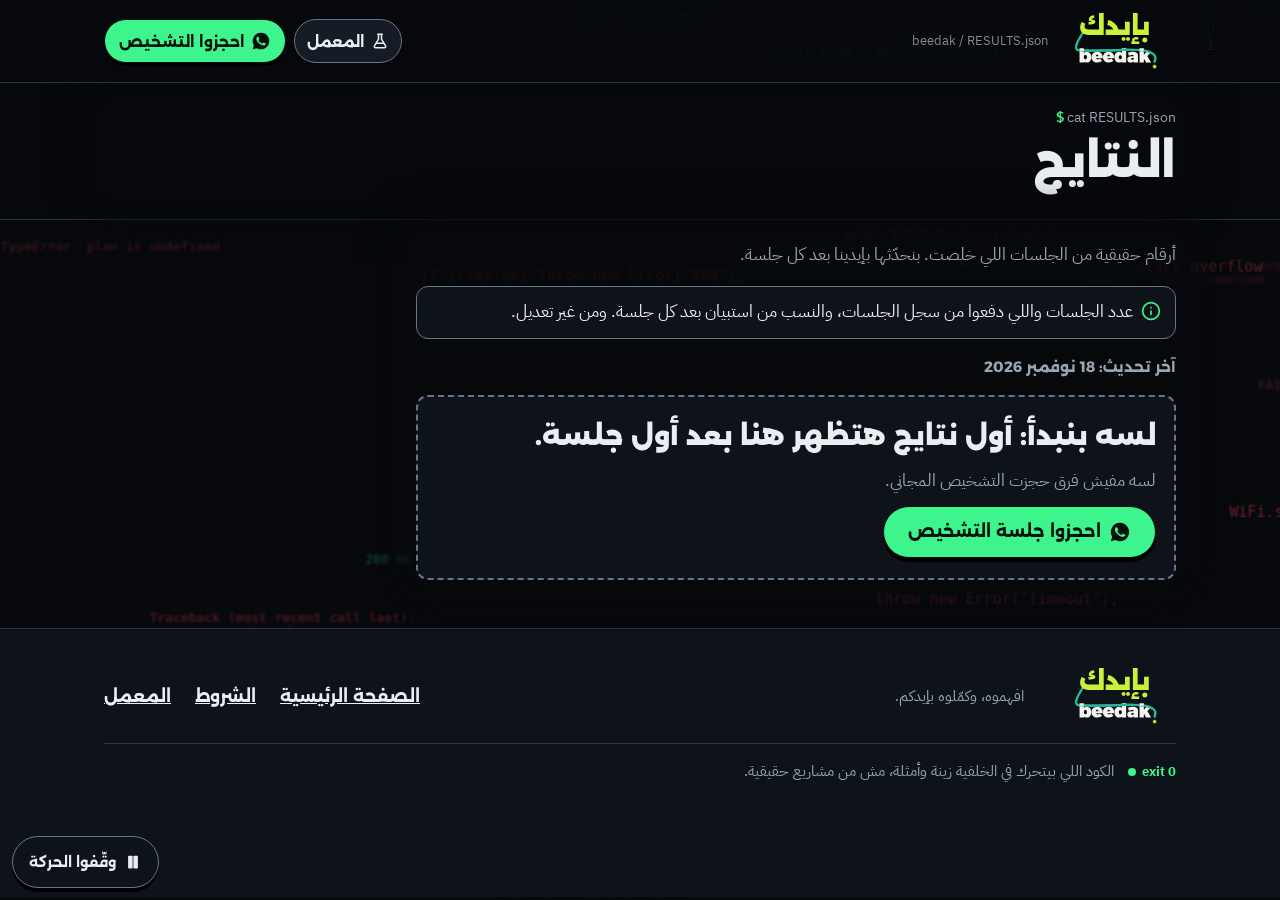
<file: results.html>
<!doctype html>
<html lang="ar-EG" dir="rtl">
<head>
<meta charset="utf-8">
<meta name="viewport" content="width=device-width, initial-scale=1, viewport-fit=cover">
<title>النتايج | بإيدك</title>
<meta name="description" content="نتايج بإيدك الحقيقية: عدد الجلسات، وكام فريق طلع بخطة، وكام فريق قال هيدفع، وكام فريق دفع فعلًا. الأعداد من سجل الجلسات، والنسب من استبيان بعد كل جلسة، ومن غير تعديل.">
<meta name="robots" content="index, follow">
<meta name="color-scheme" content="dark">
<meta name="theme-color" content="#07090D">
<link rel="canonical" href="https://beedak.vercel.app/results">
<meta property="og:type" content="website">
<meta property="og:locale" content="ar_EG">
<meta property="og:title" content="النتايج | بإيدك">
<meta property="og:description" content="نتايج بإيدك الحقيقية: عدد الجلسات، وكام فريق طلع بخطة، وكام فريق قال هيدفع، وكام فريق دفع فعلًا. الأعداد من سجل الجلسات، والنسب من استبيان بعد كل جلسة، ومن غير تعديل.">
<meta property="og:url" content="https://beedak.vercel.app/results">
<meta property="og:site_name" content="بإيدك">
<meta property="og:image" content="https://beedak.vercel.app/assets/img/og-cover.png">
<meta property="og:image:width" content="1200">
<meta property="og:image:height" content="630">
<meta property="og:image:alt" content="بإيدك: مشروعكم واقف؟ افهموه، وكمّلوه بإيدكم">
<meta name="twitter:card" content="summary_large_image">
<meta name="twitter:image" content="https://beedak.vercel.app/assets/img/og-cover.png">
<link rel="icon" href="favicon.ico" sizes="32x32">
<link rel="icon" href="assets/img/beedak-icon-circle.svg" type="image/svg+xml">
<link rel="apple-touch-icon" href="assets/img/apple-touch-icon.png">
<script>
(function () {
  var d = document.documentElement;
  d.classList.add('js');
  try {
    var rm = window.matchMedia && matchMedia('(prefers-reduced-motion: reduce)').matches;
    var saved = null;
    try { saved = localStorage.getItem('beedak-motion'); } catch (e) { /* storage blocked */ }
    var c = navigator.connection;
    var light = (c && c.saveData === true) || (navigator.deviceMemory && navigator.deviceMemory <= 2);
    if (rm) d.classList.add('rm');
    if (!rm && saved !== 'off' && (saved === 'on' || !light)) d.classList.add('motion-on');
  } catch (e) { /* motion stays off */ }
  if (/^https?:/.test(location.protocol)) {
    ['alexandria-var-500-900-arabic', 'plex-arabic-400-arabic'].forEach(function (f) {
      var l = document.createElement('link');
      l.rel = 'preload'; l.as = 'font'; l.type = 'font/woff2'; l.crossOrigin = 'anonymous';
      l.href = 'assets/fonts/' + f + '.woff2';
      document.head.appendChild(l);
    });
  }
})();
</script>
<script>
/* Cookie-free visit counts: Vercel Web Analytics (no cookies, no personal data). window.va queues calls until the script loads.
   The same-origin script exists only on the deployed site (enable "Web Analytics" once in the Vercel dashboard), so it is not
   requested from localhost or a local file: no 404 in the console. If it is blocked, window.va just keeps queueing. */
window.va = window.va || function () { (window.vaq = window.vaq || []).push(arguments); };
(function () {
  try {
    var h = location.hostname;
    if (!/^https?:$/.test(location.protocol) || !h || h === 'localhost' || h === '127.0.0.1' || h === '[::1]' || /\.localhost$/.test(h)) return;
    var s = document.createElement('script');
    s.defer = true; s.src = '/_vercel/insights/script.js';
    document.head.appendChild(s);
  } catch (e) { /* analytics is optional */ }
})();
</script>
<link rel="stylesheet" href="assets/css/styles.css">
<script src="assets/js/app.js" defer></script>
</head>
<body data-page="results">
<svg width="0" height="0" style="position:absolute" aria-hidden="true" focusable="false">
  <symbol id="i-check" viewBox="0 0 24 24"><path d="M20 6 9 17l-5-5"/></symbol>
  <symbol id="i-x" viewBox="0 0 24 24"><path d="M18 6 6 18M6 6l12 12"/></symbol>
  <symbol id="i-chat" viewBox="0 0 24 24"><path fill="currentColor" stroke="none" d="M12 2a10 10 0 0 0-8.6 15.1L2 22l5-1.3A10 10 0 1 0 12 2Zm5.3 14.1c-.2.6-1.3 1.2-1.8 1.2-.5.1-1 .2-3.3-.7-2.8-1.1-4.5-4-4.7-4.2-.1-.2-1.1-1.5-1.1-2.9s.7-2 1-2.3c.2-.3.5-.3.7-.3h.5c.2 0 .4 0 .6.5l.8 2c.1.2.1.4 0 .5l-.4.6-.4.4c-.1.2-.3.3-.1.6.2.3.8 1.3 1.7 2.1 1.2 1 2.1 1.3 2.4 1.5.3.1.5.1.6-.1l.9-1.1c.2-.3.4-.2.7-.1l1.9.9c.3.1.5.2.5.3.1.2.1.7-.1 1.3Z"/></symbol>
  <symbol id="i-lock" viewBox="0 0 24 24"><rect x="4" y="11" width="16" height="10" rx="2"/><path d="M8 11V7a4 4 0 0 1 8 0v4"/></symbol>
  <symbol id="i-shield" viewBox="0 0 24 24"><path d="M12 22s8-3.5 8-10V5l-8-3-8 3v7c0 6.5 8 10 8 10Z"/><path d="m9 12 2 2 4-4"/></symbol>
  <symbol id="i-play" viewBox="0 0 24 24"><path fill="currentColor" d="M7 4.5v15l12-7.5z"/></symbol>
  <symbol id="i-pause" viewBox="0 0 24 24"><path fill="currentColor" d="M6.5 4.5h4v15h-4zM13.5 4.5h4v15h-4z"/></symbol>
  <symbol id="i-alert" viewBox="0 0 24 24"><path d="M10.3 3.9 1.8 18a2 2 0 0 0 1.7 3h17a2 2 0 0 0 1.7-3L13.7 3.9a2 2 0 0 0-3.4 0Z"/><path d="M12 9v4M12 17h.01"/></symbol>
  <symbol id="i-link" viewBox="0 0 24 24"><path d="M10 13a5 5 0 0 0 7.5.5l3-3a5 5 0 0 0-7-7l-1.7 1.7"/><path d="M14 11a5 5 0 0 0-7.5-.5l-3 3a5 5 0 0 0 7 7l1.7-1.7"/></symbol>
  <symbol id="i-up" viewBox="0 0 24 24"><path d="m6 15 6-6 6 6"/></symbol>
  <symbol id="i-down" viewBox="0 0 24 24"><path d="m6 9 6 6 6-6"/></symbol>
  <symbol id="i-search" viewBox="0 0 24 24"><circle cx="11" cy="11" r="7"/><path d="m20 20-4-4"/></symbol>
  <symbol id="i-terminal" viewBox="0 0 24 24"><path d="m4 17 6-6-6-6M12 19h8"/></symbol>
  <symbol id="i-lab" viewBox="0 0 24 24"><path d="M9 3h6M10 3v6.5L4.6 18.6A1.6 1.6 0 0 0 6 21h12a1.6 1.6 0 0 0 1.4-2.4L14 9.5V3"/><path d="M7.2 15h9.6"/></symbol>
  <symbol id="i-info" viewBox="0 0 24 24"><circle cx="12" cy="12" r="10"/><path d="M12 16v-4M12 8h.01"/></symbol>
</svg>

<a class="skip" href="#rs-main">انزلوا للنتايج على طول</a>

<header class="topbar">
  <div class="wrap top">
    <a class="logo" href="index.html" aria-label="بإيدك، الصفحة الرئيسية">
      <picture><source media="(min-width: 600px) and (min-height: 501px)" srcset="assets/img/beedak-logo-dark-nobg.svg" width="900" height="525"><img class="logo-img" src="assets/img/beedak-icon-circle.svg" alt="بإيدك" width="384" height="384"></picture>
    </a>
    <bdi class="crumb tok" dir="ltr" aria-hidden="true">beedak / RESULTS.json</bdi>
    <div class="top-actions">
      <a class="btn-ghost top-lab" href="lab.html"><svg class="i" aria-hidden="true" focusable="false"><use href="#i-lab"/></svg>المعمل</a>
      <a class="btn btn-sm" href="https://wa.me/201068530159?text=%D9%82%D8%B6%D9%8A%D8%A9%0A%D9%85%D9%88%D8%B6%D9%88%D8%B9%20%D8%A7%D9%84%D9%85%D8%B4%D8%B1%D9%88%D8%B9%3A%20%0A%D8%B9%D8%AF%D8%AF%20%D8%A7%D9%84%D8%A3%D8%B9%D8%B6%D8%A7%D8%A1%3A%20%0A%D9%85%D8%B1%D8%AD%D9%84%D8%AA%D9%87%3A%20%0A%D8%A3%D9%83%D8%A8%D8%B1%20%D8%AD%D8%A7%D8%AC%D8%A9%20%D9%88%D8%A7%D9%82%D9%81%D8%A9%3A%20%0A%D8%AA%D9%81%D8%A7%D8%B5%D9%8A%D9%84%20%D8%AA%D8%A7%D9%86%D9%8A%D8%A9%3A%20%0A%D9%85%D9%8A%D9%86%20%D8%A8%D9%8A%D8%B9%D8%B1%D9%81%20%D8%A5%D9%8A%D9%87%20(%D8%B3%D8%B7%D8%B1%20%D9%84%D9%83%D9%84%20%D8%B9%D8%B6%D9%88)%3A%20%0A%D8%B9%D8%B1%D9%81%D8%AA%D9%88%D9%86%D8%A7%20%D9%85%D9%86%D9%8A%D9%86%3A%20" data-wa target="_blank" rel="noopener"><svg class="i" aria-hidden="true" focusable="false"><use href="#i-chat"/></svg>احجزوا التشخيص<span class="sr-only">، بيفتح واتساب</span></a>
    </div>
  </div>
</header>

<main id="top">
  <div class="title-band">
    <div class="wrap"><div class="band-in scrim">
      <p class="band-cmd" dir="ltr" aria-hidden="true"><span class="prompt">$</span> cat RESULTS.json</p>
      <h1>النتايج</h1>
    </div></div>
  </div>

  <!-- Real numbers only (owner rule, 18 Nov 2026): everything below is read from assets/data/stats.json, which the owner edits by hand.
       Nothing here is ever filled with sample or invented numbers. -->
  <div class="wrap proof-layout" id="rs-main" tabindex="-1">
    <div class="doc scrim">
      <p class="lede">أرقام حقيقية من الجلسات اللي خلصت. بنحدّثها بإيدينا بعد كل جلسة.</p>
      <p class="rs-method"><svg class="i" aria-hidden="true" focusable="false"><use href="#i-info"/></svg><span>عدد الجلسات واللي دفعوا من سجل الجلسات، والنسب من استبيان بعد كل جلسة. ومن غير تعديل.</span></p>
      <p class="rs-updated" id="rs-updated" hidden></p>

      <p class="rs-state when-noapp">الأرقام بتظهر لما يكون JavaScript شغال في المتصفح.</p>
      <p class="rs-state when-app" id="rs-loading">بنحمّل الأرقام…</p>
      <p class="rs-state rs-error" id="rs-error" hidden>ما قدرناش نحمّل الأرقام دلوقتي. حدّثوا الصفحة وجرّبوا تاني.</p>

      <div class="rs-empty" id="rs-empty" hidden>
        <p class="rs-empty-title">لسه بنبدأ: أول نتايج هتظهر هنا بعد أول جلسة.</p>
        <p class="rs-empty-sub" id="rs-empty-booked"></p>
        <p><a class="btn" href="index.html#book"><svg class="i" aria-hidden="true" focusable="false"><use href="#i-chat"/></svg>احجزوا جلسة التشخيص</a></p>
      </div>

      <section class="rs-stats" id="rs-stats" aria-labelledby="rs-stats-title" hidden>
        <h2 class="sr-only" id="rs-stats-title">الأرقام</h2>
        <ul class="stat-tiles">
          <li class="stat-tile"><span class="stat-label">جلسات تشخيص خلصت</span><b class="stat-value num" id="st-sessions"></b><span class="stat-sub" id="st-sessions-sub"></span></li>
          <li class="stat-tile"><span class="stat-label">طلعوا بخطة واضحة للخطوة الجاية</span><b class="stat-value num" id="st-plan"></b><span class="stat-sub" id="st-plan-sub"></span></li>
          <li class="stat-tile"><span class="stat-label">قالوا هيدفعوا 1,800 في «خطة ومتابعة»</span><b class="stat-value num" id="st-pay"></b><span class="stat-sub" id="st-pay-sub"></span></li>
          <li class="stat-tile tile-paid"><span class="stat-label">فرق دفعت فعلًا</span><b class="stat-value num" id="st-paid"></b><span class="stat-sub">فلوس اتحوّلت بجد، مش وعد.</span></li>
        </ul>
        <p class="fine">النسب محسوبة من كل الجلسات اللي خلصت. الفريق اللي ما ردّش على الاستبيان بيتحسب كأنه قال «لأ». و«جزئيًا» و«يمكن» مش محسوبين ضمن «أيوه».</p>
      </section>

      <section class="rs-quotes" id="rs-quotes" aria-labelledby="rs-quotes-title" hidden>
        <h2 id="rs-quotes-title">قالوا إيه</h2>
        <p class="fine">بننشر كلام الفريق بس لو وافق صراحةً، وبالشكل اللي اختاره: باسمه أو من غير اسم.</p>
        <div class="quote-list" id="rs-quote-list"></div>
      </section>
    </div>
  </div>
</main>

<div class="mobile-bar when-app" id="mobile-bar">
  <button class="motion-toggle" type="button">
    <svg class="i mt-pause" aria-hidden="true" focusable="false"><use href="#i-pause"/></svg>
    <svg class="i mt-play" aria-hidden="true" focusable="false"><use href="#i-play"/></svg>
    <span class="mt-label">وقّفوا الحركة</span>
  </button>
</div>

<footer class="foot">
  <div class="wrap">
    <img src="assets/img/beedak-logo-dark-nobg.svg" alt="بإيدك" width="900" height="525" loading="lazy">
    <p>افهموه، وكمّلوه بإيدكم.</p>
    <nav aria-label="روابط آخر الصفحة"><ul><li><a href="index.html">الصفحة الرئيسية</a></li><li><a href="terms.html">الشروط</a></li><li><a href="lab.html">المعمل</a></li></ul></nav>
    <div class="foot-status">
      <bdi class="tok exit" dir="ltr" aria-hidden="true"><i class="gdot"></i>exit 0</bdi>
      <p class="foot-caption">الكود اللي بيتحرك في الخلفية زينة وأمثلة، مش من مشاريع حقيقية.</p>
    </div>
  </div>
</footer>
<!-- Decorative code background (aria-hidden). Without JS this static, blurred copy shows; app.js draws the interactive one on the canvas. -->
<div class="bgfx" aria-hidden="true" data-nosnippet>
  <div class="bgfx-static">
<pre class="bs d2 r" style="--x:3%;--y:4%">if (!res.ok) throw new Error("500");</pre>
<pre class="bs d1 v" style="--x:58%;--y:9%">while (!plan.owner) { await standup(); }</pre>
<pre class="bs d3 g" style="--x:66%;--y:24%">digitalWrite(LED_PIN, HIGH);</pre>
<pre class="bs d1 r" style="--x:8%;--y:30%">KeyError: 'owner'</pre>
<pre class="bs d2 v" style="--x:40%;--y:41%">WiFi.begin(ssid, pass);</pre>
<pre class="bs d3 r" style="--x:70%;--y:52%">Segmentation fault (core dumped)</pre>
<pre class="bs d1 g" style="--x:4%;--y:60%">SELECT * FROM tasks WHERE owner IS NOT NULL;</pre>
<pre class="bs d2 g" style="--x:52%;--y:70%">res.status(200).json(plan);</pre>
<pre class="bs d1 v" style="--x:14%;--y:80%">git rebase --continue</pre>
<pre class="bs d3 r" style="--x:62%;--y:86%">CONFLICT (content): merge conflict in main.c</pre>
<pre class="bs d2 g" style="--x:6%;--y:92%">assert plan.next and plan.due</pre>
<pre class="bs d1 r" style="--x:44%;--y:18%">NULL</pre>
  </div>
  <canvas class="bgfx-canvas"></canvas>
</div>
</body>
</html>
</file>
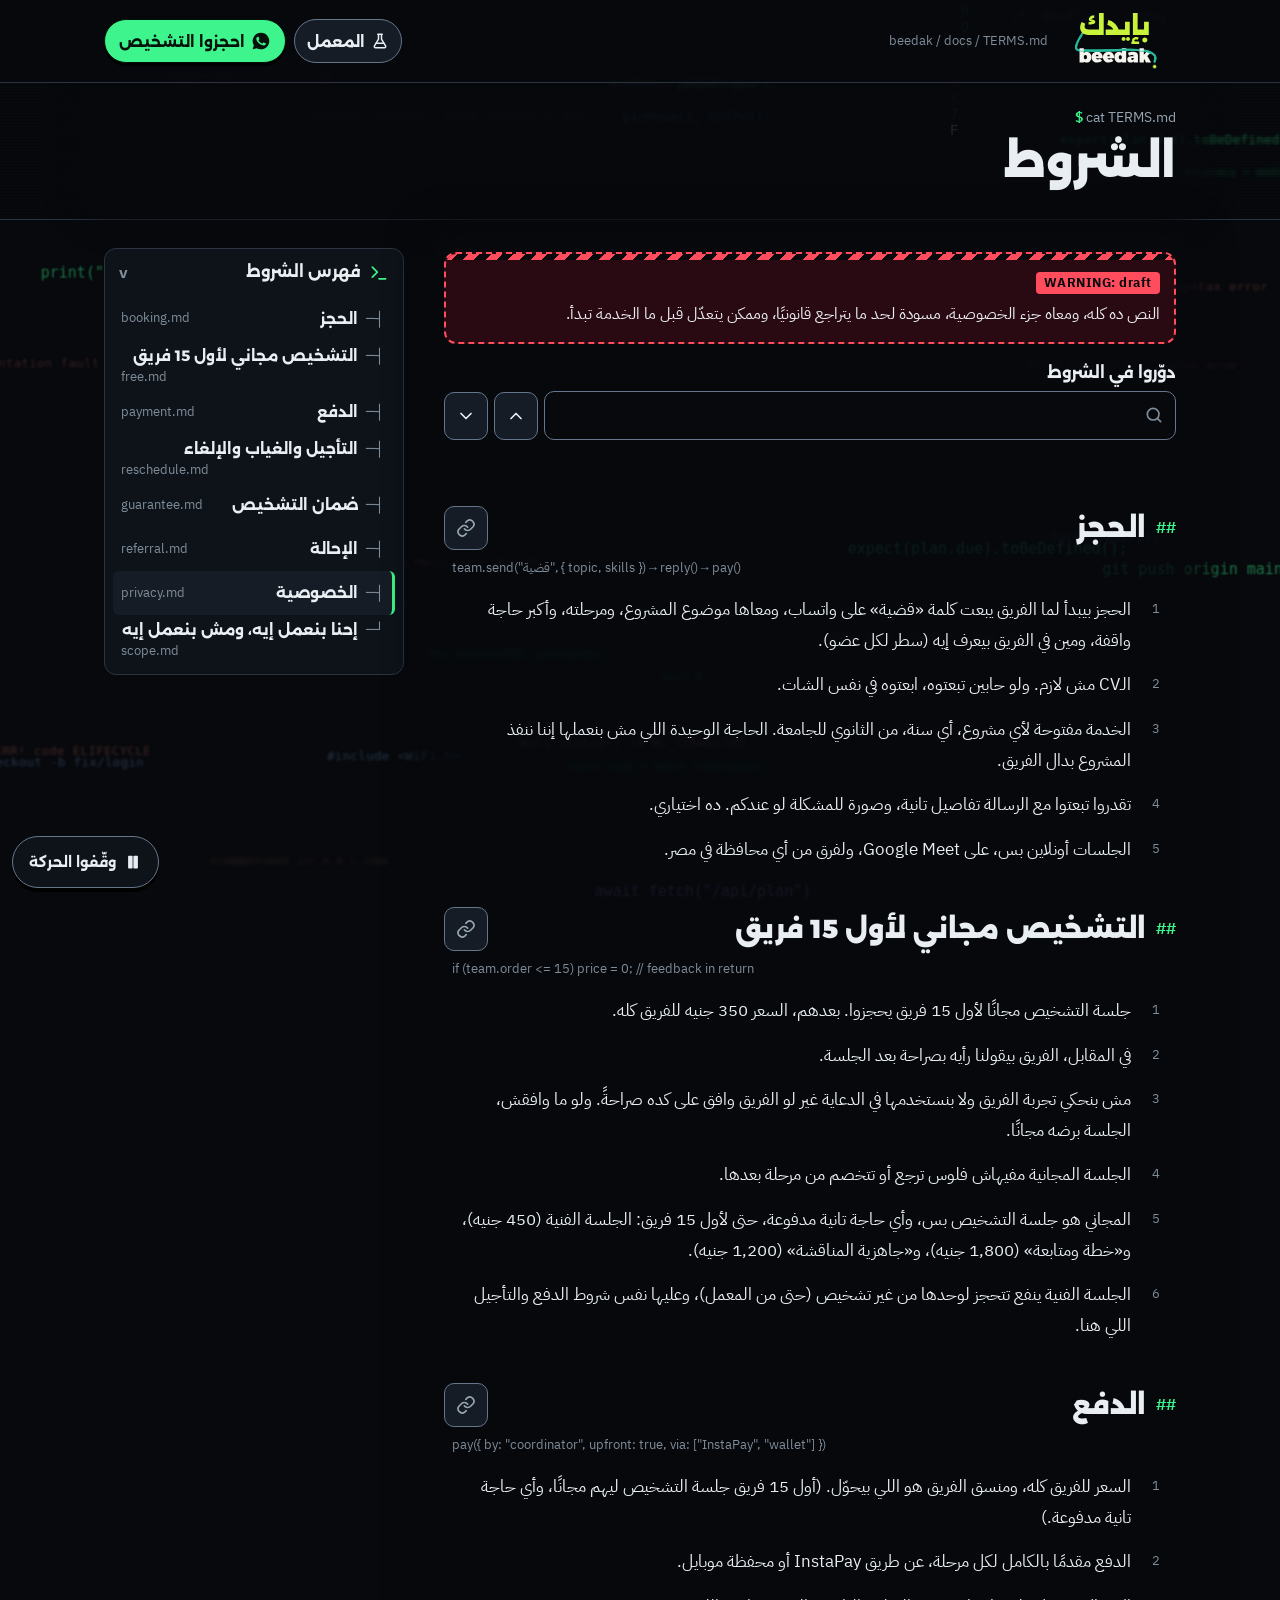
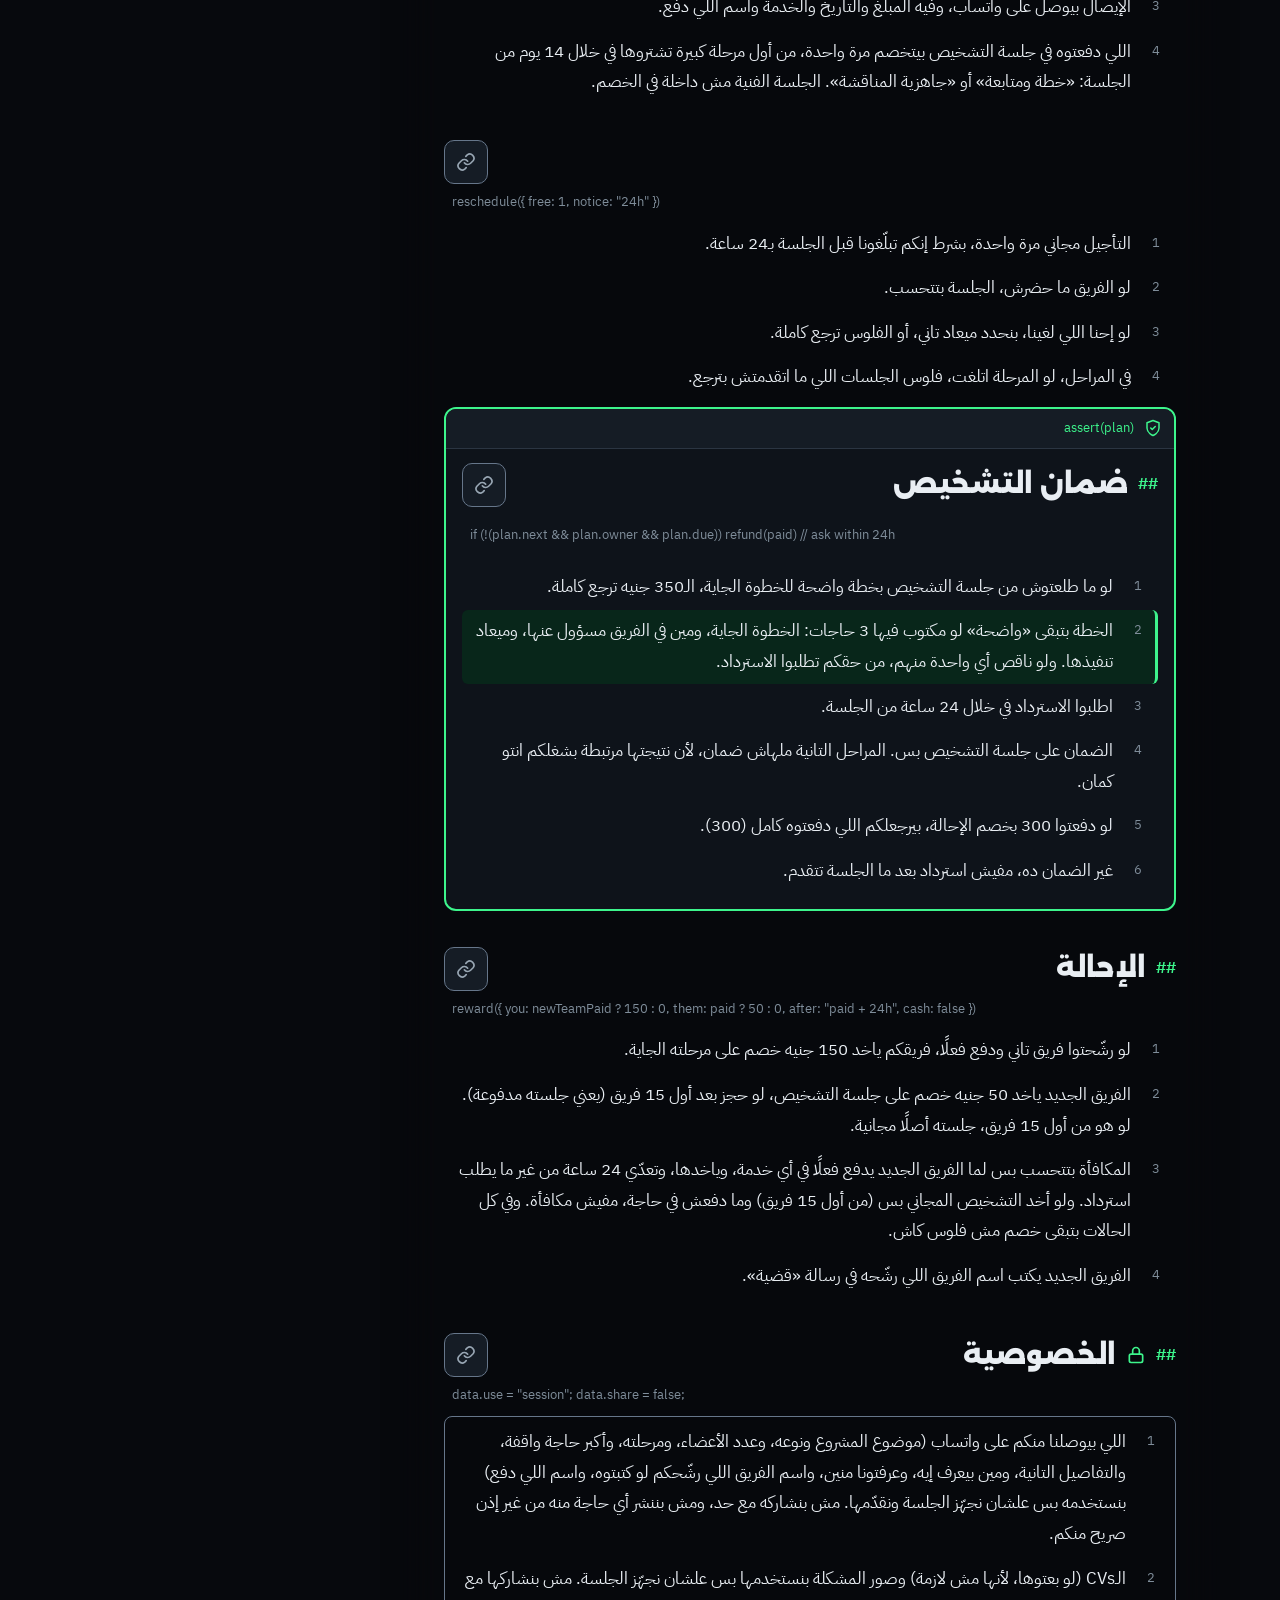
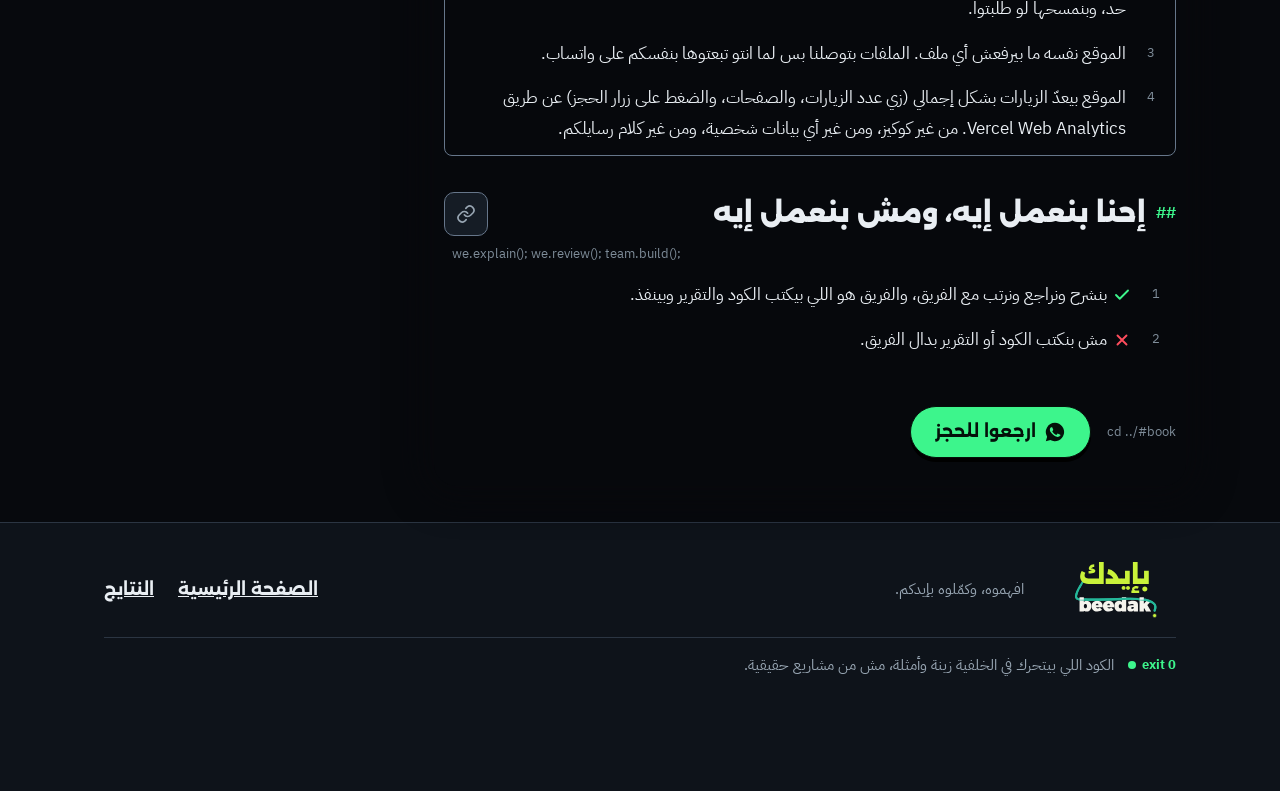
<file: terms.html>
<!doctype html>
<html lang="ar-EG" dir="rtl">
<head>
<meta charset="utf-8">
<meta name="viewport" content="width=device-width, initial-scale=1, viewport-fit=cover">
<title>الشروط | بإيدك</title>
<meta name="description" content="شروط الحجز، والتشخيص مجاني لأول 15 فريق، والدفع والتأجيل وضمان التشخيص والإحالة والخصوصية في بإيدك.">
<meta name="robots" content="noindex, nofollow">
<meta name="color-scheme" content="dark">
<meta name="theme-color" content="#07090D">
<meta property="og:type" content="website">
<meta property="og:locale" content="ar_EG">
<meta property="og:title" content="الشروط | بإيدك">
<meta property="og:description" content="شروط الحجز، والتشخيص مجاني لأول 15 فريق، والدفع والتأجيل وضمان التشخيص والإحالة والخصوصية في بإيدك.">
<meta property="og:url" content="https://beedak.vercel.app/terms">
<meta property="og:site_name" content="بإيدك">
<meta property="og:image" content="https://beedak.vercel.app/assets/img/og-cover.png">
<meta property="og:image:width" content="1200">
<meta property="og:image:height" content="630">
<meta property="og:image:alt" content="بإيدك: مشروعكم واقف؟ افهموه، وكمّلوه بإيدكم">
<meta name="twitter:card" content="summary_large_image">
<meta name="twitter:image" content="https://beedak.vercel.app/assets/img/og-cover.png">
<link rel="icon" href="favicon.ico" sizes="32x32">
<link rel="icon" href="assets/img/beedak-icon-circle.svg" type="image/svg+xml">
<link rel="apple-touch-icon" href="assets/img/apple-touch-icon.png">
<script>
(function () {
  var d = document.documentElement;
  d.classList.add('js');
  try {
    var rm = window.matchMedia && matchMedia('(prefers-reduced-motion: reduce)').matches;
    var saved = null;
    try { saved = localStorage.getItem('beedak-motion'); } catch (e) { /* storage blocked */ }
    var c = navigator.connection;
    var light = (c && c.saveData === true) || (navigator.deviceMemory && navigator.deviceMemory <= 2);
    if (rm) d.classList.add('rm');
    if (!rm && saved !== 'off' && (saved === 'on' || !light)) d.classList.add('motion-on');
  } catch (e) { /* motion stays off */ }
  if (/^https?:/.test(location.protocol)) {
    ['alexandria-var-500-900-arabic', 'plex-arabic-400-arabic'].forEach(function (f) {
      var l = document.createElement('link');
      l.rel = 'preload'; l.as = 'font'; l.type = 'font/woff2'; l.crossOrigin = 'anonymous';
      l.href = 'assets/fonts/' + f + '.woff2';
      document.head.appendChild(l);
    });
  }
})();
</script>
<script>
/* Cookie-free visit counts: Vercel Web Analytics (no cookies, no personal data). window.va queues calls until the script loads.
   The same-origin script exists only on the deployed site (enable "Web Analytics" once in the Vercel dashboard), so it is not
   requested from localhost or a local file: no 404 in the console. If it is blocked, window.va just keeps queueing. */
window.va = window.va || function () { (window.vaq = window.vaq || []).push(arguments); };
(function () {
  try {
    var h = location.hostname;
    if (!/^https?:$/.test(location.protocol) || !h || h === 'localhost' || h === '127.0.0.1' || h === '[::1]' || /\.localhost$/.test(h)) return;
    var s = document.createElement('script');
    s.defer = true; s.src = '/_vercel/insights/script.js';
    document.head.appendChild(s);
  } catch (e) { /* analytics is optional */ }
})();
</script>
<link rel="stylesheet" href="assets/css/styles.css">
<script src="assets/js/app.js" defer></script>
</head>
<body data-page="terms">
<svg width="0" height="0" style="position:absolute" aria-hidden="true" focusable="false">
  <symbol id="i-check" viewBox="0 0 24 24"><path d="M20 6 9 17l-5-5"/></symbol>
  <symbol id="i-x" viewBox="0 0 24 24"><path d="M18 6 6 18M6 6l12 12"/></symbol>
  <symbol id="i-chat" viewBox="0 0 24 24"><path fill="currentColor" stroke="none" d="M12 2a10 10 0 0 0-8.6 15.1L2 22l5-1.3A10 10 0 1 0 12 2Zm5.3 14.1c-.2.6-1.3 1.2-1.8 1.2-.5.1-1 .2-3.3-.7-2.8-1.1-4.5-4-4.7-4.2-.1-.2-1.1-1.5-1.1-2.9s.7-2 1-2.3c.2-.3.5-.3.7-.3h.5c.2 0 .4 0 .6.5l.8 2c.1.2.1.4 0 .5l-.4.6-.4.4c-.1.2-.3.3-.1.6.2.3.8 1.3 1.7 2.1 1.2 1 2.1 1.3 2.4 1.5.3.1.5.1.6-.1l.9-1.1c.2-.3.4-.2.7-.1l1.9.9c.3.1.5.2.5.3.1.2.1.7-.1 1.3Z"/></symbol>
  <symbol id="i-lock" viewBox="0 0 24 24"><rect x="4" y="11" width="16" height="10" rx="2"/><path d="M8 11V7a4 4 0 0 1 8 0v4"/></symbol>
  <symbol id="i-shield" viewBox="0 0 24 24"><path d="M12 22s8-3.5 8-10V5l-8-3-8 3v7c0 6.5 8 10 8 10Z"/><path d="m9 12 2 2 4-4"/></symbol>
  <symbol id="i-play" viewBox="0 0 24 24"><path fill="currentColor" d="M7 4.5v15l12-7.5z"/></symbol>
  <symbol id="i-pause" viewBox="0 0 24 24"><path fill="currentColor" d="M6.5 4.5h4v15h-4zM13.5 4.5h4v15h-4z"/></symbol>
  <symbol id="i-alert" viewBox="0 0 24 24"><path d="M10.3 3.9 1.8 18a2 2 0 0 0 1.7 3h17a2 2 0 0 0 1.7-3L13.7 3.9a2 2 0 0 0-3.4 0Z"/><path d="M12 9v4M12 17h.01"/></symbol>
  <symbol id="i-link" viewBox="0 0 24 24"><path d="M10 13a5 5 0 0 0 7.5.5l3-3a5 5 0 0 0-7-7l-1.7 1.7"/><path d="M14 11a5 5 0 0 0-7.5-.5l-3 3a5 5 0 0 0 7 7l1.7-1.7"/></symbol>
  <symbol id="i-up" viewBox="0 0 24 24"><path d="m6 15 6-6 6 6"/></symbol>
  <symbol id="i-down" viewBox="0 0 24 24"><path d="m6 9 6 6 6-6"/></symbol>
  <symbol id="i-search" viewBox="0 0 24 24"><circle cx="11" cy="11" r="7"/><path d="m20 20-4-4"/></symbol>
  <symbol id="i-terminal" viewBox="0 0 24 24"><path d="m4 17 6-6-6-6M12 19h8"/></symbol>
  <symbol id="i-lab" viewBox="0 0 24 24"><path d="M9 3h6M10 3v6.5L4.6 18.6A1.6 1.6 0 0 0 6 21h12a1.6 1.6 0 0 0 1.4-2.4L14 9.5V3"/><path d="M7.2 15h9.6"/></symbol>
</svg>

<a class="skip" href="#terms-main">انزلوا للشروط على طول</a>

<header class="topbar">
  <div class="wrap top">
    <a class="logo" href="index.html" aria-label="بإيدك، الصفحة الرئيسية">
      <picture><source media="(min-width: 600px) and (min-height: 501px)" srcset="assets/img/beedak-logo-dark-nobg.svg" width="900" height="525"><img class="logo-img" src="assets/img/beedak-icon-circle.svg" alt="بإيدك" width="384" height="384"></picture>
    </a>
    <bdi class="crumb tok" dir="ltr" aria-hidden="true">beedak / docs / TERMS.md</bdi>
    <div class="top-actions">
      <a class="btn-ghost top-lab" href="lab.html"><svg class="i" aria-hidden="true" focusable="false"><use href="#i-lab"/></svg>المعمل</a>
      <a class="btn btn-sm" href="https://wa.me/201068530159?text=%D9%82%D8%B6%D9%8A%D8%A9%0A%D9%85%D9%88%D8%B6%D9%88%D8%B9%20%D8%A7%D9%84%D9%85%D8%B4%D8%B1%D9%88%D8%B9%3A%20%0A%D8%B9%D8%AF%D8%AF%20%D8%A7%D9%84%D8%A3%D8%B9%D8%B6%D8%A7%D8%A1%3A%20%0A%D9%85%D8%B1%D8%AD%D9%84%D8%AA%D9%87%3A%20%0A%D8%A3%D9%83%D8%A8%D8%B1%20%D8%AD%D8%A7%D8%AC%D8%A9%20%D9%88%D8%A7%D9%82%D9%81%D8%A9%3A%20%0A%D8%AA%D9%81%D8%A7%D8%B5%D9%8A%D9%84%20%D8%AA%D8%A7%D9%86%D9%8A%D8%A9%3A%20%0A%D9%85%D9%8A%D9%86%20%D8%A8%D9%8A%D8%B9%D8%B1%D9%81%20%D8%A5%D9%8A%D9%87%20(%D8%B3%D8%B7%D8%B1%20%D9%84%D9%83%D9%84%20%D8%B9%D8%B6%D9%88)%3A%20%0A%D8%B9%D8%B1%D9%81%D8%AA%D9%88%D9%86%D8%A7%20%D9%85%D9%86%D9%8A%D9%86%3A%20" data-wa target="_blank" rel="noopener"><svg class="i" aria-hidden="true" focusable="false"><use href="#i-chat"/></svg>احجزوا التشخيص<span class="sr-only">، بيفتح واتساب</span></a>
    </div>
  </div>
</header>

<main id="top">
  <div class="title-band">
    <div class="wrap"><div class="band-in scrim">
      <p class="band-cmd" dir="ltr" aria-hidden="true"><span class="prompt">$</span> cat TERMS.md</p>
      <h1>الشروط</h1>
    </div></div>
  </div>

  <div class="wrap terms-layout" id="terms-main" tabindex="-1">
    <details class="outline" id="outline">
      <summary><svg class="i" aria-hidden="true" focusable="false"><use href="#i-terminal"/></svg>فهرس الشروط</summary>
      <nav aria-label="أقسام الشروط">
        <ol>
          <li><a href="#t-booking"><span class="tree" aria-hidden="true">┤─</span><span class="o-ar">الحجز</span><bdi class="fn tok" dir="ltr" aria-hidden="true">booking.md</bdi></a></li>
          <li><a href="#t-free"><span class="tree" aria-hidden="true">┤─</span><span class="o-ar">التشخيص مجاني لأول 15 فريق</span><bdi class="fn tok" dir="ltr" aria-hidden="true">free.md</bdi></a></li>
          <li><a href="#t-payment"><span class="tree" aria-hidden="true">┤─</span><span class="o-ar">الدفع</span><bdi class="fn tok" dir="ltr" aria-hidden="true">payment.md</bdi></a></li>
          <li><a href="#t-reschedule"><span class="tree" aria-hidden="true">┤─</span><span class="o-ar">التأجيل والغياب والإلغاء</span><bdi class="fn tok" dir="ltr" aria-hidden="true">reschedule.md</bdi></a></li>
          <li><a href="#t-guarantee"><span class="tree" aria-hidden="true">┤─</span><span class="o-ar">ضمان التشخيص</span><bdi class="fn tok" dir="ltr" aria-hidden="true">guarantee.md</bdi></a></li>
          <li><a href="#t-referral"><span class="tree" aria-hidden="true">┤─</span><span class="o-ar">الإحالة</span><bdi class="fn tok" dir="ltr" aria-hidden="true">referral.md</bdi></a></li>
          <li><a href="#t-privacy"><span class="tree" aria-hidden="true">┤─</span><span class="o-ar">الخصوصية</span><bdi class="fn tok" dir="ltr" aria-hidden="true">privacy.md</bdi></a></li>
          <li><a href="#t-scope"><span class="tree" aria-hidden="true">┘─</span><span class="o-ar">إحنا بنعمل إيه، ومش بنعمل إيه</span><bdi class="fn tok" dir="ltr" aria-hidden="true">scope.md</bdi></a></li>
        </ol>
      </nav>
    </details>
    <script>
    /* From 900px the outline is a side panel, open by default. */
    (function () { try { if (window.matchMedia && matchMedia('(min-width: 900px)').matches) document.getElementById('outline').open = true; } catch (e) { /* stays closed */ } })();
    </script>

    <div class="doc scrim">
      <!-- Draft notice: shown to visitors on purpose. -->
      <div class="draft">
        <span class="hazard" aria-hidden="true"></span>
        <div class="draft-in">
          <span class="miss-pill" aria-hidden="true">WARNING: draft</span>
          <p>النص ده كله، ومعاه جزء الخصوصية، مسودة لحد ما يتراجع قانونيًا، وممكن يتعدّل قبل ما الخدمة تبدأ.</p>
        </div>
      </div>

      <div class="find when-app" role="search">
        <label for="find-input">دوّروا في الشروط</label>
        <div class="find-row">
          <svg class="i find-ic" aria-hidden="true" focusable="false"><use href="#i-search"/></svg>
          <input class="input" id="find-input" type="search" dir="auto" autocomplete="off" enterkeyhint="search" aria-describedby="find-count">
          <button class="find-btn" type="button" id="find-prev" aria-label="النتيجة اللي قبلها"><svg class="i" aria-hidden="true"><use href="#i-up"/></svg></button>
          <button class="find-btn" type="button" id="find-next" aria-label="النتيجة اللي بعدها"><svg class="i" aria-hidden="true"><use href="#i-down"/></svg></button>
        </div>
        <p class="find-count" id="find-count" aria-live="polite"></p>
      </div>

      <section class="tsec" id="t-booking" aria-labelledby="h-booking">
        <div class="h2row"><h2 id="h-booking"><bdi class="hh tok" dir="ltr" aria-hidden="true">##</bdi>الحجز</h2></div>
        <p class="tcode" aria-hidden="true"><bdi dir="ltr">team.send("قضية", { topic, skills }) → reply() → pay()</bdi></p>
        <ul>
          <li>الحجز بيبدأ لما الفريق يبعت كلمة «قضية» على واتساب، ومعاها موضوع المشروع، ومرحلته، وأكبر حاجة واقفة، ومين في الفريق بيعرف إيه (سطر لكل عضو).</li>
          <li>الـCV مش لازم. ولو حابين تبعتوه، ابعتوه في نفس الشات.</li>
          <li>الخدمة مفتوحة لأي مشروع، أي سنة، من الثانوي للجامعة. الحاجة الوحيدة اللي مش بنعملها إننا ننفذ المشروع بدال الفريق.</li>
          <li>تقدروا تبعتوا مع الرسالة تفاصيل تانية، وصورة للمشكلة لو عندكم. ده اختياري.</li>
          <li>الجلسات أونلاين بس، على <bdi>Google Meet</bdi>، ولفرق من أي محافظة في مصر.</li>
        </ul>
      </section>

      <section class="tsec" id="t-free" aria-labelledby="h-free">
        <div class="h2row"><h2 id="h-free"><bdi class="hh tok" dir="ltr" aria-hidden="true">##</bdi>التشخيص مجاني لأول 15 فريق</h2></div>
        <p class="tcode" aria-hidden="true"><bdi dir="ltr">if (team.order &lt;= 15) price = 0;  // feedback in return</bdi></p>
        <ul>
          <li>جلسة التشخيص مجانًا لأول 15 فريق يحجزوا. بعدهم، السعر 350 جنيه للفريق كله.</li>
          <li>في المقابل، الفريق بيقولنا رأيه بصراحة بعد الجلسة.</li>
          <li>مش بنحكي تجربة الفريق ولا بنستخدمها في الدعاية غير لو الفريق وافق على كده صراحةً. ولو ما وافقش، الجلسة برضه مجانًا.</li>
          <li>الجلسة المجانية مفيهاش فلوس ترجع أو تتخصم من مرحلة بعدها.</li>
          <li>المجاني هو جلسة التشخيص بس، وأي حاجة تانية مدفوعة، حتى لأول 15 فريق: الجلسة الفنية (450 جنيه)، و«خطة ومتابعة» (1,800 جنيه)، و«جاهزية المناقشة» (1,200 جنيه).</li>
          <li>الجلسة الفنية ينفع تتحجز لوحدها من غير تشخيص (حتى من المعمل)، وعليها نفس شروط الدفع والتأجيل اللي هنا.</li>
        </ul>
      </section>

      <section class="tsec" id="t-payment" aria-labelledby="h-payment">
        <div class="h2row"><h2 id="h-payment"><bdi class="hh tok" dir="ltr" aria-hidden="true">##</bdi>الدفع</h2></div>
        <p class="tcode" aria-hidden="true"><bdi dir="ltr">pay({ by: "coordinator", upfront: true, via: ["InstaPay", "wallet"] })</bdi></p>
        <ul>
          <li>السعر للفريق كله، ومنسق الفريق هو اللي بيحوّل. (أول 15 فريق جلسة التشخيص ليهم مجانًا، وأي حاجة تانية مدفوعة.)</li>
          <li>الدفع مقدمًا بالكامل لكل مرحلة، عن طريق <bdi>InstaPay</bdi> أو محفظة موبايل.</li>
          <li>الإيصال بيوصل على واتساب، وفيه المبلغ والتاريخ والخدمة واسم اللي دفع.</li>
          <li>اللي دفعتوه في جلسة التشخيص بيتخصم مرة واحدة، من أول مرحلة كبيرة تشتروها في خلال 14 يوم من الجلسة: «خطة ومتابعة» أو «جاهزية المناقشة». الجلسة الفنية مش داخلة في الخصم.</li>
        </ul>
      </section>

      <section class="tsec" id="t-reschedule" aria-labelledby="h-reschedule">
        <div class="h2row"><h2 id="h-reschedule"><bdi class="hh tok" dir="ltr" aria-hidden="true">##</bdi>التأجيل والغياب والإلغاء</h2></div>
        <p class="tcode" aria-hidden="true"><bdi dir="ltr">reschedule({ free: 1, notice: "24h" })</bdi></p>
        <ul>
          <li>التأجيل مجاني مرة واحدة، بشرط إنكم تبلّغونا قبل الجلسة بـ24 ساعة.</li>
          <li>لو الفريق ما حضرش، الجلسة بتتحسب.</li>
          <li>لو إحنا اللي لغينا، بنحدد ميعاد تاني، أو الفلوس ترجع كاملة.</li>
          <li>في المراحل، لو المرحلة اتلغت، فلوس الجلسات اللي ما اتقدمتش بترجع.</li>
        </ul>
      </section>

      <section class="tsec t-guarantee" id="t-guarantee" aria-labelledby="h-guarantee">
        <div class="term guarantee">
          <div class="term-bar">
            <svg class="i" aria-hidden="true" focusable="false"><use href="#i-shield"/></svg>
            <bdi class="term-title tok" dir="ltr" aria-hidden="true">assert(plan)</bdi>
          </div>
          <div class="term-body">
            <div class="h2row"><h2 id="h-guarantee"><bdi class="hh tok" dir="ltr" aria-hidden="true">##</bdi>ضمان التشخيص</h2></div>
        <p class="tcode" aria-hidden="true"><bdi dir="ltr">if (!(plan.next &amp;&amp; plan.owner &amp;&amp; plan.due)) refund(paid)  // ask within 24h</bdi></p>
            <ul>
              <li>لو ما طلعتوش من جلسة التشخيص بخطة واضحة للخطوة الجاية، الـ350 جنيه ترجع كاملة.</li>
              <li class="criterion">الخطة بتبقى «واضحة» لو مكتوب فيها 3 حاجات: الخطوة الجاية، ومين في الفريق مسؤول عنها، وميعاد تنفيذها. ولو ناقص أي واحدة منهم، من حقكم تطلبوا الاسترداد.</li>
              <li>اطلبوا الاسترداد في خلال 24 ساعة من الجلسة.</li>
              <li>الضمان على جلسة التشخيص بس. المراحل التانية ملهاش ضمان، لأن نتيجتها مرتبطة بشغلكم انتو كمان.</li>
              <li>لو دفعتوا 300 بخصم الإحالة، بيرجعلكم اللي دفعتوه كامل (300).</li>
              <li>غير الضمان ده، مفيش استرداد بعد ما الجلسة تتقدم.</li>
            </ul>
          </div>
        </div>
      </section>

      <section class="tsec" id="t-referral" aria-labelledby="h-referral">
        <div class="h2row"><h2 id="h-referral"><bdi class="hh tok" dir="ltr" aria-hidden="true">##</bdi>الإحالة</h2></div>
        <p class="tcode" aria-hidden="true"><bdi dir="ltr">reward({ you: newTeamPaid ? 150 : 0, them: paid ? 50 : 0, after: "paid + 24h", cash: false })</bdi></p>
        <ul>
          <li>لو رشّحتوا فريق تاني ودفع فعلًا، فريقكم ياخد 150 جنيه خصم على مرحلته الجاية.</li>
          <li>الفريق الجديد ياخد 50 جنيه خصم على جلسة التشخيص، لو حجز بعد أول 15 فريق (يعني جلسته مدفوعة). لو هو من أول 15 فريق، جلسته أصلًا مجانية.</li>
          <li>المكافأة بتتحسب بس لما الفريق الجديد يدفع فعلًا في أي خدمة، وياخدها، وتعدّي 24 ساعة من غير ما يطلب استرداد. ولو أخد التشخيص المجاني بس (من أول 15 فريق) وما دفعش في حاجة، مفيش مكافأة. وفي كل الحالات بتبقى خصم مش فلوس كاش.</li>
          <li>الفريق الجديد يكتب اسم الفريق اللي رشّحه في رسالة «قضية».</li>
        </ul>
      </section>

      <section class="tsec t-privacy" id="t-privacy" aria-labelledby="h-privacy">
        <div class="h2row"><h2 id="h-privacy"><bdi class="hh tok" dir="ltr" aria-hidden="true">##</bdi><svg class="i h-ic" aria-hidden="true" focusable="false"><use href="#i-lock"/></svg>الخصوصية</h2></div>
        <p class="tcode" aria-hidden="true"><bdi dir="ltr">data.use = "session"; data.share = false;</bdi></p>
        <ul>
          <li>اللي بيوصلنا منكم على واتساب (موضوع المشروع ونوعه، وعدد الأعضاء، ومرحلته، وأكبر حاجة واقفة، والتفاصيل التانية، ومين بيعرف إيه، وعرفتونا منين، واسم الفريق اللي رشّحكم لو كتبتوه، واسم اللي دفع) بنستخدمه بس علشان نجهّز الجلسة ونقدّمها. مش بنشاركه مع حد، ومش بننشر أي حاجة منه من غير إذن صريح منكم.</li>
          <li>الـCVs (لو بعتوها، لأنها مش لازمة) وصور المشكلة بنستخدمها بس علشان نجهّز الجلسة. مش بنشاركها مع حد، وبنمسحها لو طلبتوا.</li>
          <li>الموقع نفسه ما بيرفعش أي ملف. الملفات بتوصلنا بس لما انتو تبعتوها بنفسكم على واتساب.</li>
          <li>الموقع بيعدّ الزيارات بشكل إجمالي (زي عدد الزيارات، والصفحات، والضغط على زرار الحجز) عن طريق <bdi>Vercel Web Analytics</bdi>. من غير كوكيز، ومن غير أي بيانات شخصية، ومن غير كلام رسايلكم.</li>
        </ul>
      </section>

      <section class="tsec t-scope" id="t-scope" aria-labelledby="h-scope">
        <div class="h2row"><h2 id="h-scope"><bdi class="hh tok" dir="ltr" aria-hidden="true">##</bdi>إحنا بنعمل إيه، ومش بنعمل إيه</h2></div>
        <p class="tcode" aria-hidden="true"><bdi dir="ltr">we.explain(); we.review(); team.build();</bdi></p>
        <ul>
          <li class="li-yes"><svg class="i" aria-hidden="true" focusable="false"><use href="#i-check"/></svg>بنشرح ونراجع ونرتب مع الفريق، والفريق هو اللي بيكتب الكود والتقرير وبينفذ.</li>
          <li class="li-no"><svg class="i" aria-hidden="true" focusable="false"><use href="#i-x"/></svg>مش بنكتب الكود أو التقرير بدال الفريق.</li>
        </ul>
      </section>

      <p class="doc-back"><bdi class="tok" dir="ltr" aria-hidden="true">cd ../#book</bdi><a class="btn" href="index.html#book"><svg class="i" aria-hidden="true" focusable="false"><use href="#i-chat"/></svg>ارجعوا للحجز</a></p>
      <p class="toast" id="toast" role="status" aria-live="polite"></p>
    </div>
  </div>
</main>

<div class="mobile-bar when-app" id="mobile-bar">
  <button class="motion-toggle" type="button">
    <svg class="i mt-pause" aria-hidden="true" focusable="false"><use href="#i-pause"/></svg>
    <svg class="i mt-play" aria-hidden="true" focusable="false"><use href="#i-play"/></svg>
    <span class="mt-label">وقّفوا الحركة</span>
  </button>
</div>

<footer class="foot">
  <div class="wrap">
    <img src="assets/img/beedak-logo-dark-nobg.svg" alt="بإيدك" width="900" height="525" loading="lazy">
    <p>افهموه، وكمّلوه بإيدكم.</p>
    <nav aria-label="روابط آخر الصفحة"><ul><li><a href="index.html">الصفحة الرئيسية</a></li><li><a href="results.html">النتايج</a></li></ul></nav>
    <div class="foot-status">
      <bdi class="tok exit" dir="ltr" aria-hidden="true"><i class="gdot"></i>exit 0</bdi>
      <p class="foot-caption">الكود اللي بيتحرك في الخلفية زينة وأمثلة، مش من مشاريع حقيقية.</p>
    </div>
  </div>
</footer>
<!-- Decorative code background (aria-hidden). Without JS this static, blurred copy shows; app.js draws the interactive one on the canvas. -->
<div class="bgfx" aria-hidden="true" data-nosnippet>
  <div class="bgfx-static">
<pre class="bs d2 r" style="--x:3%;--y:4%">if (!res.ok) throw new Error("500");</pre>
<pre class="bs d1 v" style="--x:58%;--y:9%">while (!plan.owner) { await standup(); }</pre>
<pre class="bs d3 g" style="--x:66%;--y:24%">digitalWrite(LED_PIN, HIGH);</pre>
<pre class="bs d1 r" style="--x:8%;--y:30%">KeyError: 'owner'</pre>
<pre class="bs d2 v" style="--x:40%;--y:41%">WiFi.begin(ssid, pass);</pre>
<pre class="bs d3 r" style="--x:70%;--y:52%">Segmentation fault (core dumped)</pre>
<pre class="bs d1 g" style="--x:4%;--y:60%">SELECT * FROM tasks WHERE owner IS NOT NULL;</pre>
<pre class="bs d2 g" style="--x:52%;--y:70%">res.status(200).json(plan);</pre>
<pre class="bs d1 v" style="--x:14%;--y:80%">git rebase --continue</pre>
<pre class="bs d3 r" style="--x:62%;--y:86%">CONFLICT (content): merge conflict in main.c</pre>
<pre class="bs d2 g" style="--x:6%;--y:92%">assert plan.next and plan.due</pre>
<pre class="bs d1 r" style="--x:44%;--y:18%">NULL</pre>
  </div>
  <canvas class="bgfx-canvas"></canvas>
</div>
</body>
</html>
</file>
<file: assets/css/styles.css>
/* بإيدك v3: "a live debugging session". Tokens and rules: design-system/beedak/pages/landing-v3.md
   (website-only exception to MASTER.md, decided by the owner on 15 Nov 2026: dark theme, red/violet/green, moving code).
   Colour meaning is fixed site-wide: red = bug / danger / missing, violet = the identified blocker, green = fixed / passing / the action.
   Mobile first, RTL via logical properties. Every animation lives under html.motion-on (set only by JS), so without JS nothing moves. */

/* ---------- Fonts (self-hosted, SIL OFL) ---------- */
@font-face { font-family: "Alexandria"; font-style: normal; font-weight: 500 900; font-display: swap;
  src: url("../fonts/alexandria-var-500-900-arabic.woff2") format("woff2");
  unicode-range: U+0600-06FF, U+0750-077F, U+0870-0891, U+0897-08E1, U+08E3-08FF, U+200C-200E, U+2010-2011, U+204F, U+2E41, U+FB50-FDFF, U+FE70-FE74, U+FE76-FEFC; }
@font-face { font-family: "Alexandria"; font-style: normal; font-weight: 500 900; font-display: swap;
  src: url("../fonts/alexandria-var-500-900-latin.woff2") format("woff2");
  unicode-range: U+0000-00FF, U+0131, U+0152-0153, U+02BB-02BC, U+02C6, U+02DA, U+02DC, U+0304, U+0308, U+0329, U+2000-206F, U+20AC, U+2122, U+2191, U+2193, U+2212, U+2215, U+FEFF, U+FFFD; }
@font-face { font-family: "IBM Plex Sans Arabic"; font-style: normal; font-weight: 400; font-display: swap;
  src: url("../fonts/plex-arabic-400-arabic.woff2") format("woff2");
  unicode-range: U+0600-06FF, U+0750-077F, U+0870-0891, U+0897-08E1, U+08E3-08FF, U+200C-200E, U+2010-2011, U+204F, U+2E41, U+FB50-FDFF, U+FE70-FE74, U+FE76-FEFC; }
@font-face { font-family: "IBM Plex Sans Arabic"; font-style: normal; font-weight: 400; font-display: swap;
  src: url("../fonts/plex-arabic-400-latin.woff2") format("woff2");
  unicode-range: U+0000-00FF, U+0131, U+0152-0153, U+02BB-02BC, U+02C6, U+02DA, U+02DC, U+0304, U+0308, U+0329, U+2000-206F, U+20AC, U+2122, U+2191, U+2193, U+2212, U+2215, U+FEFF, U+FFFD; }
@font-face { font-family: "IBM Plex Sans Arabic"; font-style: normal; font-weight: 700; font-display: swap;
  src: url("../fonts/plex-arabic-700-arabic.woff2") format("woff2");
  unicode-range: U+0600-06FF, U+0750-077F, U+0870-0891, U+0897-08E1, U+08E3-08FF, U+200C-200E, U+2010-2011, U+204F, U+2E41, U+FB50-FDFF, U+FE70-FE74, U+FE76-FEFC; }
@font-face { font-family: "IBM Plex Sans Arabic"; font-style: normal; font-weight: 700; font-display: swap;
  src: url("../fonts/plex-arabic-700-latin.woff2") format("woff2");
  unicode-range: U+0000-00FF, U+0131, U+0152-0153, U+02BB-02BC, U+02C6, U+02DA, U+02DC, U+0304, U+0308, U+0329, U+2000-206F, U+20AC, U+2122, U+2191, U+2193, U+2212, U+2215, U+FEFF, U+FFFD; }
/* Arabic inside a mono line falls through to Plex (same files as above, so no extra download). Latin code uses the system mono stack. */
@font-face { font-family: "Beedak Mono Ar"; font-style: normal; font-weight: 400; font-display: swap;
  src: url("../fonts/plex-arabic-400-arabic.woff2") format("woff2");
  unicode-range: U+0600-06FF, U+0750-077F, U+FB50-FDFF, U+FE70-FEFC; }
@font-face { font-family: "Beedak Mono Ar"; font-style: normal; font-weight: 700; font-display: swap;
  src: url("../fonts/plex-arabic-700-arabic.woff2") format("woff2");
  unicode-range: U+0600-06FF, U+0750-077F, U+FB50-FDFF, U+FE70-FEFC; }

/* ---------- Tokens (dark only; ratios computed with the WCAG formula, see landing-v3.md §2) ---------- */
:root {
  --bg: #07090D; --s1: #0E131A; --s2: #151C25;
  --text: #E9EEF3; --muted: #98A6B3; --dim: #7F8D9A;
  --line: #2B3542; --line-ui: #66768A;
  --green: #3DF58C; --on-green: #04110A; --green-wash: #08261A;
  --violet: #A78BFA; --violet-hi: #B69CFF; --violet-wash: #1A1233;
  --red: #FF4D5E; --on-red: #07090D; --red-wash: #2A0A12;
  --bubble: #D9FDD3; --bubble-ink: #111B21;
  --display: "Alexandria", "Segoe UI", Tahoma, "Noto Sans Arabic", sans-serif;
  --body: "IBM Plex Sans Arabic", "Segoe UI", Tahoma, "Noto Sans Arabic", sans-serif;
  --mono: "Beedak Mono Ar", ui-monospace, "Cascadia Mono", "SF Mono", Menlo, Consolas, "Roboto Mono", "Droid Sans Mono", "IBM Plex Sans Arabic", monospace;
  --r-sm: 8px; --r-md: 12px; --r-lg: 14px; --r-pill: 999px;
  --ease: cubic-bezier(.2, .7, .2, 1);
  --gutter: 16px;
  --scan: repeating-linear-gradient(to bottom, transparent 0 2px, rgba(0, 0, 0, .18) 2px 3px);
  color-scheme: dark;
}

/* ---------- Base ---------- */
*, *::before, *::after { box-sizing: border-box; }
html { -webkit-text-size-adjust: 100%; text-size-adjust: 100%; scroll-padding-top: 16px; background: var(--bg); }
body { margin: 0; min-width: 320px; overflow-x: clip; background: transparent; color: var(--text); font: 400 1.0625rem/1.8 var(--body); }
img, svg { display: block; max-width: 100%; }
img { height: auto; }
h1, h2, h3, h4 { font-family: var(--display); margin: 0; text-wrap: balance; }
h1 { font-size: clamp(2rem, 7vw, 3.625rem); font-weight: 900; line-height: 1.3; }
h2 { font-size: clamp(1.625rem, 4.6vw, 2.5rem); font-weight: 900; line-height: 1.35; }
h3 { font-size: 1.3125rem; font-weight: 700; line-height: 1.45; }
p, ul, ol, figure, blockquote { margin: 0; }
a { color: inherit; }
b, strong { font-weight: 700; }
.wrap { max-width: 1120px; margin-inline: auto; padding-left: max(var(--gutter), env(safe-area-inset-left, 0px)); padding-right: max(var(--gutter), env(safe-area-inset-right, 0px)); } /* physical on purpose: safe-area insets are physical */
.sr-only { position: absolute !important; width: 1px; height: 1px; padding: 0; margin: -1px; overflow: hidden; clip: rect(0 0 0 0); white-space: nowrap; border: 0; }
.i { width: 20px; height: 20px; flex: none; fill: none; stroke: currentColor; stroke-width: 2; stroke-linecap: round; stroke-linejoin: round; }
.i-lg { width: 24px; height: 24px; }
[hidden] { display: none !important; }
.nw { white-space: nowrap; }
.num { font-variant-numeric: tabular-nums; }
.tok { font-family: var(--mono); font-variant-ligatures: none; font-weight: 400; }
:focus-visible { outline: 3px solid var(--green); outline-offset: 3px; border-radius: 6px; }

.skip { position: absolute; inset-inline-start: 12px; top: -80px; z-index: 50; background: var(--green); color: var(--on-green); padding: 10px 16px; border-radius: var(--r-sm); font-family: var(--display); font-weight: 700; text-decoration: none; }
.skip:focus { top: 12px; }

section { padding-block: 48px; }
main > section + section { border-top: 1px solid var(--line); }
.eyebrow { display: flex; flex-wrap: wrap; align-items: baseline; gap: 2px 10px; font-family: var(--display); font-weight: 700; font-size: 0.875rem; line-height: 1.6; color: var(--green); }
.eyebrow .tok { font-size: 0.8125rem; color: var(--dim); }
.lede { color: var(--muted); max-width: 64ch; }
.head { display: grid; gap: 12px; margin-block-end: 32px; }
.small { font-size: 0.9375rem; color: var(--muted); }
.h-sm { font-size: clamp(1.375rem, 4vw, 1.75rem); }

/* Parts that only work with app.js; without it the static versions stay visible. */
html:not(.app) .when-app { display: none !important; }
.app .when-noapp { display: none; }

/* ---------- Buttons ---------- */
.btn {
  position: relative; display: inline-flex; align-items: center; justify-content: center; gap: 8px;
  min-height: 52px; padding: 12px 24px; border-radius: var(--r-pill);
  background: var(--green); color: var(--on-green); border: 1.5px solid #04110A; box-shadow: 0 4px 0 #000;
  font: 700 1.0625rem/1.4 var(--display); text-decoration: none; text-align: center; cursor: pointer;
  -webkit-tap-highlight-color: transparent; touch-action: manipulation;
}
.btn .i { width: 22px; height: 22px; }
.btn:active { box-shadow: 0 1px 0 #000; }
.btn-sm { min-height: 44px; padding: 6px 14px; gap: 6px; font-size: 0.9375rem; box-shadow: 0 3px 0 #000; }
.crumb { overflow: hidden; text-overflow: ellipsis; min-width: 0; }
.btn-sm .i { width: 20px; height: 20px; }
.btn-quiet { background: var(--s2); color: var(--text); border-color: var(--line-ui); box-shadow: none; }
.btn-block { width: 100%; }
.btn-ghost {
  display: inline-flex; align-items: center; gap: 8px; min-height: 44px; padding: 8px 16px; border-radius: var(--r-pill);
  background: var(--s2); color: var(--text); border: 1.5px solid var(--line-ui); cursor: pointer;
  font: 700 0.9375rem/1.4 var(--display); -webkit-tap-highlight-color: transparent;
}
.btn-ghost .i { width: 18px; height: 18px; }
.btn-ghost:hover { border-color: var(--text); }
.link { font-family: var(--display); font-weight: 700; color: var(--green); text-decoration: underline; text-decoration-thickness: 2px; text-underline-offset: 6px; }
.mini { justify-self: start; display: inline-flex; align-items: center; min-height: 44px; }
/* a light sweep across the main buttons, once per hover (fine pointer only, see motion section) */
.btn-shine { overflow: hidden; isolation: isolate; }
.btn-shine::after { content: ""; position: absolute; inset: -2px; z-index: -1; pointer-events: none; opacity: 0;
  background: linear-gradient(105deg, transparent 38%, rgba(255, 255, 255, .5) 50%, transparent 62%); transform: translateX(120%); }

/* ---------- Header: an IDE title bar ---------- */
.topbar { position: relative; z-index: 2; background: rgba(7, 9, 13, .9); border-bottom: 1px solid var(--line); }
.top { display: flex; flex-wrap: wrap; align-items: center; gap: 8px; min-height: 56px; padding-block: 6px; }
.logo { display: block; flex: none; border-radius: 8px; }
.logo-img { width: 44px; height: 44px; }   /* phones: under 120px of room the brand rule asks for the icon instead of the interlocked logo */
.crumb { display: none; font-size: 0.8125rem; color: var(--dim); white-space: nowrap; }
.top-actions { margin-inline-start: auto; display: flex; flex-wrap: wrap; justify-content: flex-end; align-items: center; gap: 8px; min-width: 0; }

/* ---------- Motion switch (WCAG 2.2.2): three synced copies ---------- */
.motion-toggle {
  display: inline-flex; align-items: center; justify-content: center; gap: 8px; flex: none;
  min-width: 44px; min-height: 44px; padding: 0 10px; border-radius: var(--r-pill);
  background: var(--s2); color: var(--text); border: 1.5px solid var(--line-ui); cursor: pointer;
  font: 700 0.875rem/1.3 var(--display); -webkit-tap-highlight-color: transparent;
}
.motion-toggle .i { width: 18px; height: 18px; }
.motion-toggle:hover { border-color: var(--text); }
.motion-toggle .mt-label { position: absolute; width: 1px; height: 1px; overflow: hidden; clip: rect(0 0 0 0); white-space: nowrap; }
html.motion-on .motion-toggle .mt-play, html:not(.motion-on) .motion-toggle .mt-pause { display: none; }
html.rm .motion-toggle { display: none !important; }

/* ---------- Terminal panel ---------- */
.term { background: var(--s1); border: 1.5px solid var(--line); border-radius: var(--r-md); overflow: hidden; min-width: 0; }
.term-bar { display: flex; align-items: center; gap: 10px; min-height: 40px; padding: 4px 12px; background: var(--s2); border-bottom: 1px solid var(--line); }
.term-bar > .i { width: 18px; height: 18px; color: var(--green); }
.dots { display: inline-flex; gap: 6px; flex: none; }
.dots i { width: 8px; height: 8px; border-radius: 50%; background: var(--red); }
.dots i:nth-child(2) { background: var(--violet); }
.dots i:nth-child(3) { background: var(--green); }
.term-title { flex: 1; min-width: 0; font-size: 0.8125rem; line-height: 1.4; color: var(--dim); overflow: hidden; text-overflow: ellipsis; white-space: nowrap; text-align: right; }
.ex-pill { flex: none; border: 1.5px solid var(--violet); color: var(--violet-hi); border-radius: var(--r-pill); padding: 0 10px; font: 700 0.8125rem/1.7 var(--display); }
.term-body { padding: 14px 16px 16px; display: grid; gap: 10px; min-width: 0; }
.cmd { direction: ltr; text-align: left; font: 400 0.875rem/1.6 var(--mono); color: var(--muted); overflow-wrap: anywhere; }
.prompt { color: var(--green); font-weight: 700; }
.caret { display: inline-block; width: .55em; height: 1.05em; margin-left: 2px; vertical-align: -.18em; background: var(--green); }

/* ---------- Hero ---------- */
.hero {
  padding-block: 8px 48px;
  background-color: transparent;
  background-image: radial-gradient(circle at 0% 0%, rgba(255, 77, 94, .18), transparent 55%), radial-gradient(circle at 100% 100%, rgba(167, 139, 250, .08), transparent 50%), var(--scan);
}
.hero-grid { display: grid; gap: 32px; align-items: center; }
.hero-text { position: relative; z-index: 0; display: grid; gap: 16px; min-width: 0; }
.case-chip {
  justify-self: start; display: inline-flex; align-items: center; gap: 8px; margin-block-end: 6px;
  border: 1.5px solid var(--line-ui); color: var(--text); background: var(--s1); border-radius: var(--r-pill);
  padding: 0 14px; font: 700 0.875rem/1.9 var(--display);
}
.case-chip .tok { color: var(--red); font-weight: 700; }
.hero h1 { color: var(--text); }
.bug-word {
  position: relative; display: inline-block; color: var(--red);
  text-decoration: underline wavy var(--red) 2px; text-underline-offset: 8px; text-decoration-skip-ink: none;
  text-shadow: 1px 0 0 rgba(167, 139, 250, .6);
}
/* glitch copies are pseudo-elements, so the headline text stays «واقف؟» once (copy, reader mode, translation) */
.bug-word::before, .bug-word::after { content: attr(data-text) / ""; position: absolute; inset: 0; opacity: 0; pointer-events: none; user-select: none; text-decoration: none; text-shadow: none; }
.bug-word::before { color: var(--red); }
.bug-word::after { color: var(--violet); }
.hero h1 .hl {
  background: var(--green-wash); color: var(--text); border-inline-start: 3px solid var(--green);
  padding: 0 .2em; border-radius: 2px; -webkit-box-decoration-break: clone; box-decoration-break: clone;
}
.hero .sub { font-size: 1.125rem; color: var(--muted); max-width: 46ch; }
.hero-actions { display: grid; gap: 12px; justify-items: start; }
.cta-box { position: relative; display: block; width: 100%; }
.cta-box .btn { width: 100%; }
.cta-ring { position: absolute; inset: -6px; border: 2px solid var(--green); border-radius: var(--r-pill); opacity: 0; pointer-events: none; }
.price { display: grid; gap: 2px; line-height: 1.6; }
.price b { font-family: var(--display); font-size: 1.3125rem; font-weight: 900; color: var(--green); }
.price span { font-size: 0.9375rem; color: var(--muted); }
.free-first { display: grid; gap: 4px; max-width: 52ch; padding: 12px 14px; border: 1.5px solid var(--green); border-radius: var(--r-md); background: var(--green-wash); line-height: 1.6; }
.free-first b { font-family: var(--display); font-size: 1.3125rem; font-weight: 900; color: var(--green); }
.free-first span { font-size: 0.9375rem; color: var(--text); }
/* Phones: the floating pause button (bottom-left, the page's only one) lands on the hero's first screen; keep the hero text out from under it. */
@media (max-width: 759px) { .hero-actions .free-first { padding-inline-end: 52px; } .hero-actions .price { padding-inline-end: 56px; } }
.free-tag { font-size: 0.9375rem; color: var(--text); }
.free-tag b { font-family: var(--display); color: var(--green); }
.reassure { display: flex; gap: 8px; align-items: flex-start; font-size: 0.9375rem; color: var(--text); }
.reassure .i { color: var(--green); margin-block-start: 3px; }

/* hero terminal: example problems */
.hero-term { contain: layout paint; border-top: 3px solid var(--red); }
.term-note { font-size: 0.9375rem; color: var(--muted); }
.problems { list-style: none; padding: 0; display: grid; gap: 6px; }
.prob {
  display: flex; align-items: center; gap: 10px; width: 100%; min-height: 48px; margin: 0; padding: 8px 12px;
  border-radius: var(--r-sm); background: var(--red-wash); border: 1px solid rgba(255, 77, 94, .4);
  color: var(--text); text-align: start; font: 700 0.9688rem/1.5 var(--display);
  transition: background-color .2s var(--ease), border-color .2s var(--ease);
}
button.prob { cursor: pointer; -webkit-tap-highlight-color: transparent; }
button.prob:hover { border-color: var(--red); }
.pdot { width: 8px; height: 8px; border-radius: 50%; background: var(--red); flex: none; }
.badge { flex: none; width: 6.4em; text-align: center; border: 1px solid currentColor; border-radius: 4px; padding: 0 5px; color: var(--red); font: 700 0.8125rem/1.7 var(--mono); letter-spacing: .04em; }
.badge .b-on { display: none; }
.clue { min-width: 0; }
.tag { display: none; flex: none; margin-inline-start: auto; align-items: center; border: 1.5px solid var(--violet); color: var(--violet-hi); border-radius: var(--r-pill); padding: 0 10px; font: 700 0.8125rem/1.7 var(--display); }
.prob[aria-pressed="true"] { background: var(--violet-wash); border-color: rgba(167, 139, 250, .6); }
.prob[aria-pressed="true"] .pdot { background: var(--violet); }
.prob[aria-pressed="true"] .badge { color: var(--violet-hi); }
.prob[aria-pressed="true"] .b-off { display: none; }
.prob[aria-pressed="true"] .b-on { display: inline; }
.prob[aria-pressed="true"] .tag { display: inline-flex; }
.duck-row { display: flex; align-items: flex-end; gap: 12px; border-top: 1px dashed var(--line); padding-top: 10px; }
.duck-line { flex: 1; min-width: 0; font: 700 0.9688rem/1.6 var(--display); color: var(--text); }
.duck-line .tok { color: var(--green); font-size: 0.8125rem; margin-inline-end: 4px; }
.duck-btn { flex: none; width: 72px; min-height: 44px; padding: 0; margin: 0; border: 0; background: none; cursor: pointer; border-radius: 12px; -webkit-tap-highlight-color: transparent; }
.duck-btn img { width: 100%; }
.all-found { font-size: 1rem; }
.all-found .link { display: inline-flex; align-items: center; min-height: 44px; }
@media (max-width: 459px) { .badge { width: 4.6em; } .prob[aria-pressed="true"] .badge { display: none; } }
.term-count { display: flex; gap: 6px; align-items: baseline; font-size: 0.9375rem; color: var(--muted); }
.term-count .tok { color: var(--dim); }

/* quick questions: a command palette */
.quick { margin-block-start: 32px; }
.palette { max-width: 760px; background: var(--s1); border: 1.5px solid var(--line); border-radius: var(--r-md); padding: 10px; }
.palette h2 { display: flex; align-items: baseline; gap: 8px; margin: 2px 6px 6px; font: 700 0.9375rem/1.6 var(--display); color: var(--muted); }
.palette h2 .tok { color: var(--green); }
.palette ul { list-style: none; padding: 0; display: grid; gap: 2px; }
.palette a {
  display: flex; align-items: center; gap: 10px; min-height: 48px; padding: 6px 12px; border-radius: var(--r-sm);
  color: var(--text); text-decoration: none; font: 700 1rem/1.5 var(--display);
  transition: background-color .15s var(--ease);
}
.palette .pc { font-family: var(--mono); color: var(--dim); display: inline-block; }
.palette a:hover, .palette a:focus-visible { background: var(--s2); }
.palette a:hover .pc, .palette a:focus-visible .pc { color: var(--green); }

/* jump targets of the quick questions: a static green outline, or a one-shot sweep when motion is on */
.sweepable { position: relative; isolation: isolate; }
:target .sweepable { outline: 2px solid var(--green); outline-offset: 6px; border-radius: 4px; }

/* ---------- Method: call stack + execution gutter ---------- */
.case-intro { display: grid; gap: 12px; margin-block-end: 40px; }
.method { font-family: var(--display); font-weight: 900; font-size: clamp(1.25rem, 4vw, 1.625rem); }
.method-words { display: flex; flex-wrap: wrap; align-items: flex-start; gap: 4px 12px; }
.mw { display: inline-grid; justify-items: center; line-height: 1.5; }
.mw .tok { font-size: 0.8125rem; color: var(--dim); line-height: 1.4; }
.method .arr { color: var(--dim); }
.thread-wrap { position: relative; }
.thread { list-style: none; padding: 0; margin: 0; display: grid; }
.step { position: relative; display: grid; grid-template-columns: 40px minmax(0, 1fr); column-gap: 14px; padding-block-end: 32px; }
.step::before { content: ""; position: absolute; inset-inline-start: 19px; inset-block: 44px 4px; width: 2px; background: var(--line-ui); }
.pin {
  position: relative; z-index: 1; width: 40px; height: 40px; border-radius: 50%; display: grid; place-items: center;
  background: var(--s2); border: 2px solid var(--line-ui); color: var(--text); font: 900 1.0625rem/1 var(--display);
  transition: background-color .2s var(--ease), border-color .2s var(--ease), color .2s var(--ease);
}
.pin .i { display: none; width: 20px; height: 20px; stroke-width: 2.5; }
.app .step:not([data-s="idle"]) .pin-n { display: none; }
.app .step[data-s="fail"] .pin { background: var(--red-wash); border-color: var(--red); color: var(--red); }
.app .step[data-s="fail"] .pin-fail { display: block; }
.app .step[data-s="blocked"] .pin { background: var(--violet-wash); border-color: var(--violet); color: var(--violet-hi); }
.app .step[data-s="blocked"] .pin-blocked { display: block; }
.app .step[data-s="pass"] .pin { background: var(--green); border-color: var(--green); color: var(--on-green); }
.app .step[data-s="pass"] .pin-pass { display: block; }
.app .step[data-s="pass"]::before { background: var(--green); }
.thread-dot { display: none; position: absolute; z-index: 2; top: 0; inset-inline-start: 10px; width: 20px; height: 20px; color: var(--green); transform: translateY(var(--ty, 0px)); }
.thread-dot .i { width: 20px; height: 20px; transform: rotate(90deg); }
.motion-on .thread-dot { display: block; }

.page {
  position: relative; margin-block-start: 30px; min-width: 0;
  background: var(--s1); border: 1.5px solid var(--line); border-radius: var(--r-md);
  padding: 24px 16px; display: grid; gap: 12px; align-content: start;
}
.tab {
  position: absolute; top: 0; inset-inline-start: 14px; transform: translateY(-100%); max-inline-size: calc(100% - 28px);
  background: var(--s2); border: 1.5px solid var(--line); border-bottom: 0; border-radius: 8px 8px 0 0;
  padding: 2px 12px 3px; font: 700 0.8125rem/1.7 var(--display); color: var(--muted); white-space: nowrap; overflow: hidden; text-overflow: ellipsis;
}
.tab .tok { color: var(--dim); margin-inline-end: 6px; }
.page h3 { font-size: clamp(1.5rem, 5vw, 1.875rem); font-weight: 900; display: flex; flex-wrap: wrap; align-items: baseline; gap: 4px 12px; }
.page h3 small { font-size: 0.9375rem; font-weight: 700; color: var(--muted); }
.page > p { color: var(--muted); max-inline-size: 70ch; }
.page .lead { color: var(--text); font-size: 1.125rem; }

/* status component: icon + Arabic word (+ decorative Latin token) */
.ch-status { margin-block-start: -4px; }
.status {
  display: inline-flex; align-items: center; gap: 6px; border-radius: var(--r-pill); border: 1.5px solid currentColor;
  padding: 1px 12px; font: 700 0.875rem/1.6 var(--display);
}
.status .i { display: none; width: 16px; height: 16px; stroke-width: 2.5; }
.status .st-tok { font-size: 0.8125rem; opacity: .9; }
.status[data-s="fail"] { color: var(--red); background: var(--red-wash); }
.status[data-s="blocked"] { color: var(--violet-hi); background: var(--violet-wash); }
.status[data-s="pass"] { color: var(--green); background: var(--green-wash); }
.status[data-s="idle"] { color: var(--dim); background: var(--s2); }
.status[data-s="fail"] .st-i-fail, .status[data-s="blocked"] .st-i-blocked, .status[data-s="pass"] .st-i-pass { display: block; }

.duck-note { display: grid; grid-template-columns: 52px minmax(0, 1fr); gap: 12px; align-items: start; background: var(--s2); border-radius: 10px; padding: 12px; }
.duck-note img { width: 52px; height: auto; border-radius: 8px; }
.duck-note p { font-size: 0.9688rem; line-height: 1.75; color: var(--text); }
.duck-note b { font-family: var(--display); }
.cmt-label { display: inline-block; font-size: 0.8125rem; color: var(--dim); }

/* chapter 1: cat the example report */
.report { margin: 0; font-size: 1rem; }
.report figcaption { font: 700 0.8125rem/1.6 var(--display); color: var(--muted); }
.report-line > span:first-child { color: var(--muted); }
.bug-text { text-decoration: underline wavy var(--red) 1.5px; text-underline-offset: 6px; text-decoration-skip-ink: none; }
.bug-line .tag { vertical-align: 1px; margin-inline-start: 6px; }
.bug-line.is-marked .bug-text { color: var(--violet-hi); text-decoration-color: var(--violet); }
.bug-line.is-marked .tag { display: inline-flex; }
.report.is-waiting .w { opacity: 0; }
.report .caret { display: none; }
.report.is-typing .caret { display: inline-block; margin-inline-start: 2px; }
.report-ctl { display: flex; flex-wrap: wrap; gap: 8px; }
#report-mark[aria-pressed="true"] { border-color: var(--violet); background: var(--violet-wash); color: var(--violet-hi); }
html:not(.motion-on) .replay { display: none; }

/* chapter 2: spaghetti trace */
.untangle { display: grid; gap: 8px; padding: 12px 16px 16px; border-radius: var(--r-md); background: var(--violet-wash); border: 1.5px solid rgba(167, 139, 250, .4); max-inline-size: 560px; }
.root-label { justify-self: start; font: 700 0.8125rem/1.6 var(--mono); color: var(--violet-hi); }
.root-label .rc-ok { display: none; color: var(--green); }
.untangle.solved .rc-q { display: none; }
.untangle.solved .rc-ok { display: inline; }
.knot-stage { position: relative; padding-block: 26px 22px; }
.knot-svg { width: 100%; height: auto; }
#knot-path { stroke: var(--violet); }
.knot-end { fill: var(--green); stroke: var(--on-green); stroke-width: 3; }
.xtag { position: absolute; font: 400 0.8125rem/1.5 var(--mono); color: var(--red); background: var(--bg); border: 1px solid rgba(255, 77, 94, .55); border-radius: 4px; padding: 0 6px; white-space: nowrap; transition: opacity .35s var(--ease); }
.xt-1 { top: 0; left: 4%; }
.xt-2 { top: 0; right: 6%; }
.xt-3 { bottom: 0; left: 38%; }
@media (max-width: 479px) { .xt-2 { top: auto; bottom: 0; right: 4%; } .xt-3 { left: 4%; } } /* narrow stage: the two top tags overlapped */
.untangle.t1 .xt-1, .untangle.t2 .xt-2, .untangle.t3 .xt-3 { opacity: 0; }
.untangle-ctl { display: grid; gap: 4px; }
.untangle-ctl label { font: 700 0.9375rem/1.6 var(--display); }
.knot-status { font: 700 0.9375rem/1.7 var(--display); color: var(--green); }
.knot-status:empty { display: none; }
input[type="range"] { --p: 0%; -webkit-appearance: none; appearance: none; width: 100%; height: 44px; background: transparent; cursor: pointer; margin: 0; }
input[type="range"]::-webkit-slider-runnable-track { height: 8px; border-radius: 8px; background: linear-gradient(to left, var(--green) var(--p), var(--line-ui) var(--p)); }
input[type="range"]::-moz-range-track { height: 8px; border-radius: 8px; background: var(--line-ui); }
input[type="range"]::-moz-range-progress { height: 8px; border-radius: 8px; background: var(--green); }
input[type="range"]::-webkit-slider-thumb { -webkit-appearance: none; width: 30px; height: 30px; margin-top: -11px; border-radius: 50%; background: var(--green); border: 3px solid var(--on-green); box-shadow: 0 2px 0 #000; }
input[type="range"]::-moz-range-thumb { width: 26px; height: 26px; border-radius: 50%; background: var(--green); border: 3px solid var(--on-green); }

/* chapter 3: the plan as a test suite */
.plan { border: 0; margin: 0; padding: 0; display: grid; gap: 6px; min-width: 0; }
.plan legend { float: right; float: inline-start; width: 100%; padding: 0; margin-block-end: 6px; font: 700 0.9375rem/1.6 var(--display); color: var(--muted); }
.plan-item {
  display: flex; flex-wrap: nowrap; align-items: center; gap: 8px; min-height: 48px; padding: 6px 12px; border-radius: var(--r-sm); cursor: pointer;
  background: var(--red-wash); border: 1px solid rgba(255, 77, 94, .4); font: 700 1rem/1.5 var(--display);
  transition: background-color .2s var(--ease), border-color .2s var(--ease);
}
.plan-item:has(input:checked) { background: var(--green-wash); border-color: rgba(61, 245, 140, .5); }
.plan-item input {
  -webkit-appearance: none; appearance: none; flex: none; width: 26px; height: 26px; margin: 0; border-radius: 6px;
  border: 2px solid var(--line-ui); background: var(--bg); cursor: pointer; display: grid; place-items: center;
}
.plan-item input::after { content: ""; width: 13px; height: 7px; border-left: 3px solid var(--on-green); border-bottom: 3px solid var(--on-green); transform: rotate(-45deg) translateY(-2px); opacity: 0; } /* a tick is not mirrored in Arabic UI: physical borders on purpose */
.plan-item input:checked { background: var(--green); border-color: var(--green); }
.plan-item input:checked::after { opacity: 1; }
.plan-item .tf { font-size: 0.8125rem; color: var(--dim); }
.t-name { min-width: 0; flex: 0 1 auto; }
@media (max-width: 459px) { .plan-item .tf { display: none; } .t-name { flex: 1 1 0; min-width: 0; } }
@media (max-width: 399px) { .t-res .tok { display: none; } }
.t-res { margin-inline-start: auto; display: inline-flex; align-items: center; gap: 4px; color: var(--red); flex: none; }
.t-res .i { width: 16px; height: 16px; stroke-width: 2.5; }
.t-res .tok { font-size: 0.8125rem; font-weight: 700; letter-spacing: .04em; }
.t-res .r-pass { display: none; }
.plan-item input:checked ~ .t-res { color: var(--green); }
.plan-item input:checked ~ .t-res .r-fail { display: none; }
.plan-item input:checked ~ .t-res .r-pass { display: inline; }
.plan-item input:checked ~ .t-res svg.r-pass { display: block; }
.plan-result { font: 700 0.9375rem/1.6 var(--display); color: var(--green); }
.plan-result:empty { display: none; }
.plan-count { justify-self: start; font-size: 0.8125rem; color: var(--dim); }

.term.guarantee { border: 2px solid var(--green); }
.guarantee .term-title { color: var(--green); }
.stamp-box { gap: 12px; }
.stamp { justify-self: start; display: inline-flex; align-items: center; border: 2px solid #04110A; border-radius: 6px; padding: 2px 12px; font: 900 0.9375rem/1.7 var(--display); background: var(--green); color: var(--on-green); }
.stamp-box h4 { font: 900 1.1875rem/1.5 var(--display); }
.stamp-box p { font-size: 0.9688rem; color: var(--muted); }

/* chapter 4: code review */
.principle { display: grid; gap: 8px; border-inline-start: 3px solid var(--green); padding-inline-start: 16px; }
.principle h4 { font: 900 1.25rem/1.5 var(--display); }
.principle > p { color: var(--muted); }
.diff { border: 1.5px solid var(--line); border-radius: var(--r-sm); overflow: hidden; font-size: 0.9688rem; }
.diff p { display: flex; gap: 10px; align-items: baseline; padding: 6px 12px; }
.diff .dm { font: 700 1rem/1 var(--mono); flex: none; width: 1ch; }
.d-del { background: var(--red-wash); }
.d-del .dm, .d-del del { color: var(--red); }
.d-del del { text-decoration: line-through 2px; }
.d-add { background: var(--green-wash); }
.d-add .dm { color: var(--green); }
.d-add ins { text-decoration: none; color: var(--text); font-weight: 700; }
.drill { display: grid; gap: 12px; }
.drill-title { font: 700 0.9375rem/1.6 var(--display); color: var(--muted); }
.flips { display: grid; gap: 12px; }
.flip { position: relative; display: grid; perspective: 900px; border-radius: var(--r-md); }
.flip-btn { position: absolute; inset: 0; z-index: 2; width: 100%; margin: 0; padding: 0; border: 0; border-radius: var(--r-md); background: transparent; cursor: pointer; -webkit-tap-highlight-color: transparent; }
.flip .face { grid-area: 1 / 1; display: grid; align-content: space-between; gap: 8px; min-height: 132px; padding: 14px 16px; border-radius: var(--r-md); border: 1.5px solid var(--line-ui); }
.flip .front { background: var(--s2); color: var(--text); }
.flip .front .q { font: 700 1.0313rem/1.6 var(--display); }
.flip .rv { justify-self: start; font-size: 0.8125rem; color: var(--violet-hi); }
.flip .back { background: var(--green-wash); border-color: rgba(61, 245, 140, .55); color: var(--text); font: 700 1rem/1.65 var(--display); align-content: center; }
.flip .back .rv { color: var(--green); }
.flip .turn { display: inline-flex; gap: 6px; align-items: center; font: 700 0.875rem/1.4 var(--display); color: var(--green); }
.flip .turn .i { width: 18px; height: 18px; }
/* default (and below 600px / reduced motion): cross-fade */
.app .flip .back { opacity: 0; visibility: hidden; }
.app .flip.is-open .front { opacity: 0; visibility: hidden; }
.app .flip.is-open .back { opacity: 1; visibility: visible; }
html:not(.app) .flips { gap: 16px; }
html:not(.app) .flip { gap: 8px; }
html:not(.app) .flip .face { grid-area: auto; min-height: 0; }

.thread-end { display: grid; grid-template-columns: 40px minmax(0, 1fr); column-gap: 14px; align-items: start; }
.end-dot { width: 22px; height: 22px; margin: 6px auto 0; border-radius: 50%; background: var(--green); box-shadow: 0 0 0 4px var(--bg), 0 0 0 6px var(--green); }
.end-text { display: grid; gap: 4px; }
.end-text .exit { justify-self: start; }
.end-text > p { font-family: var(--display); font-weight: 700; }
.end-text .link { display: inline-flex; align-items: center; min-height: 44px; }
.exit { font-size: 0.8125rem; font-weight: 700; color: var(--green); }
.thread-final { margin-block-start: 6px; padding: 10px 14px; border-radius: var(--r-sm); background: var(--green-wash); border: 1.5px solid var(--green); color: var(--text); }
.thread-final:empty { display: none; }

/* ---------- Offers: run configurations ---------- */
.hint { display: flex; flex-wrap: wrap; align-items: flex-start; gap: 4px 8px; border: 1.5px solid var(--green); background: var(--green-wash); border-radius: var(--r-md); padding: 12px 16px; margin-block-end: 24px; }
.hint .i { color: var(--green); margin-block-start: 4px; }
.hint b { font-family: var(--display); color: var(--green); }
.hint span { color: var(--text); flex: 1 1 240px; }
.offer-main { display: grid; gap: 16px; }
.card { position: relative; overflow: hidden; background: var(--s1); border: 1.5px solid var(--line); border-radius: var(--r-md); padding: 20px 18px; display: grid; gap: 12px; align-content: start; min-width: 0; }
.card::after { content: ""; position: absolute; top: 0; inset-inline: 0; height: 2px; pointer-events: none; opacity: 0; background: linear-gradient(to left, transparent, var(--green) 45%, var(--green) 55%, transparent); transform: translateX(100%); }
.card.main { border: 2px solid var(--green); }
.card-cmd { justify-self: start; font-size: 0.8125rem; color: var(--dim); }
.card-cmd .prompt { margin-inline-end: 6px; }
.card .row { display: flex; justify-content: space-between; align-items: baseline; gap: 12px; flex-wrap: wrap; }
.card .amount { font: 900 1.875rem/1.2 var(--display); color: var(--green); white-space: nowrap; }
.card .amount small { font-size: 0.9375rem; font-weight: 500; color: var(--muted); }
.card .when { font: 700 0.875rem/1.6 var(--display); color: var(--muted); }
.card ul { padding-inline-start: 20px; display: grid; gap: 4px; color: var(--muted); }
.card ul.checks { list-style: none; padding: 0; color: var(--text); }
.checks li { display: flex; gap: 8px; align-items: flex-start; }
.checks .i { color: var(--green); margin-block-start: 5px; width: 18px; height: 18px; stroke-width: 2.5; }
.card .per { color: var(--text); font-size: 0.9688rem; }
.card .fine { font-size: 0.9062rem; color: var(--muted); }
.card.why { border-inline-start: 3px solid var(--violet); }
.card.why h3 { font-size: 1.1875rem; }
.card.why p { color: var(--muted); font-size: 0.9688rem; }
.cmt-mark { justify-self: start; font-size: 0.875rem; color: var(--dim); }
.next-label { font-family: var(--display); font-weight: 700; color: var(--muted); margin-block: 32px 12px; }
.offers-next { display: grid; gap: 16px; }
.band-note { margin-block-start: 24px; color: var(--muted); font-size: 0.9688rem; max-inline-size: 68ch; }
.band-note .tok { color: var(--dim); margin-inline-end: 4px; }
.band-note b { color: var(--text); }
.split { display: grid; grid-template-columns: auto auto; justify-content: start; align-items: center; gap: 6px 14px; padding: 12px 14px; border-radius: 10px; background: var(--s2); border: 1px solid var(--line-ui); }
.split-fn { grid-column: 1 / -1; justify-self: start; font-size: 0.8125rem; color: var(--dim); }
.split-label { grid-column: 1 / -1; font: 700 0.9375rem/1.6 var(--display); color: var(--text); }
.split-ctl { display: inline-flex; align-items: center; gap: 10px; }
.split-btn { width: 44px; height: 44px; display: grid; place-items: center; border-radius: 50%; border: 1.5px solid var(--green); background: transparent; color: var(--green); cursor: pointer; }
.split-btn[aria-disabled="true"] { border-color: var(--line-ui); color: var(--dim); cursor: not-allowed; }
.split-n { min-width: 1.6em; text-align: center; font: 900 1.6rem/1 var(--display); color: var(--text); }
.split-out { color: var(--text); font-size: 1rem; }
.split-out b { font: 900 1.35rem/1 var(--display); color: var(--green); display: inline-block; }
@media (max-width: 419px) { .split { grid-template-columns: 1fr; } }

/* ---------- Scope: a linter ---------- */
.scope { display: grid; gap: 16px; }
.box { background: var(--s1); border: 1.5px solid var(--line); border-radius: var(--r-md); padding: 20px 14px; display: grid; gap: 12px; align-content: start; min-width: 0; }
.box.yes { border-top: 3px solid var(--green); }
.box.no { border-top: 3px solid var(--red); }
.box h3 { display: flex; align-items: center; gap: 8px; font-size: 1.1875rem; padding-inline: 6px; }
.box.yes h3 .i { color: var(--green); }
.box.no h3 .i { color: var(--red); }
.box ul { list-style: none; padding: 0; display: grid; gap: 2px; }
.box li { display: flex; gap: 10px; align-items: flex-start; padding: 6px; border-radius: 6px; transition: background-color .15s var(--ease); }
.box li:hover { background: var(--s2); }
.lint-ic { position: relative; flex: none; width: 22px; height: 28px; display: grid; place-items: center; }
.box.yes .lint-ic { color: var(--green); }
.box.no .lint-ic { color: var(--red); }
.lint-tok { margin-inline-start: 0; margin-right: auto; align-self: center; font-size: 0.8125rem; line-height: 1.6; } /* physical: a dir=ltr token resolves logical margins against its own direction */
.box.yes .lint-tok { color: var(--green); }
.box.no .lint-tok { color: var(--red); }
.box .small { padding-inline: 6px; }
.scope-note { margin-block-start: 24px; display: grid; gap: 12px; max-width: 70ch; }
.scope-note .strong { font-family: var(--display); font-weight: 700; }
.info-block { display: flex; gap: 10px; align-items: flex-start; border: 1.5px solid var(--green); border-radius: var(--r-md); padding: 12px 16px; background: var(--s1); }
.info-block .i { color: var(--green); margin-block-start: 4px; }

/* ---------- Season: crontab ---------- */
.season { list-style: none; padding: 0; display: grid; gap: 12px; }
.season li { position: relative; align-content: start; background: var(--s1); border: 1.5px solid var(--line); border-radius: var(--r-md); padding: 14px 16px; display: grid; gap: 2px; transition: background-color .15s var(--ease); }
.season li:hover { background: var(--s2); }
.cron { justify-self: start; font-size: 0.8125rem; color: var(--dim); }
.season .m { font: 700 0.875rem/1.6 var(--display); color: var(--muted); }
.season b { font-family: var(--display); font-size: 1.125rem; }
.season p { color: var(--muted); font-size: 0.9688rem; }
.job { justify-self: start; display: inline-flex; align-items: center; gap: 6px; margin-block-start: 6px; font-size: 0.8125rem; color: var(--dim); }
.jdot { width: 8px; height: 8px; border-radius: 50%; background: var(--line-ui); display: inline-block; }
.job .j-run { display: none; }
.season .now { display: none; justify-self: start; margin-block-start: 4px; background: var(--green-wash); color: var(--green); border: 1.5px solid var(--green); border-radius: var(--r-pill); padding: 0 12px; font: 700 0.8125rem/1.8 var(--display); }
.season li.is-now { border-color: var(--green); border-inline-start-width: 4px; }
.season li.is-now .now { display: inline-block; }
.season li.is-now .jdot { background: var(--green); }
.season li.is-now .j-run { display: inline; color: var(--green); }
.season li.is-now .j-sch { display: none; }
.season-note { margin-block-start: 12px; }

/* ---------- Referral: fork and merge ---------- */
.ref-body { gap: 16px; padding: 20px 18px; }
.ref-body > div:first-child { display: grid; gap: 10px; }
.gitgraph { display: grid; grid-template-columns: minmax(0, max-content) minmax(24px, 1fr) minmax(0, max-content); align-items: center; gap: 8px; max-width: 440px; min-width: 0; }
.gg-node { border: 1.5px solid var(--green); color: var(--text); background: var(--bg); border-radius: var(--r-pill); padding: 2px 12px; font: 700 0.875rem/1.6 var(--display); text-align: center; min-width: 0; }
.gg-b { border-color: var(--violet); }
.gg-line { width: 100%; height: 40px; overflow: visible; }
.gg-line path { fill: none; stroke: var(--green); stroke-width: 2.5; stroke-dasharray: 100; stroke-dashoffset: 0; vector-effect: non-scaling-stroke; }
.referral .nums { display: grid; gap: 8px; }
.referral .n { border: 1.5px dashed var(--line-ui); border-radius: var(--r-sm); padding: 8px 16px; text-wrap: balance; }
.referral .n b { font: 900 1.25rem/1.4 var(--display); color: var(--green); }

/* ---------- About: README.md ---------- */
.about-body { gap: 20px; padding: 20px 18px; }
.about-head { display: grid; gap: 8px; align-content: start; }
.about-list { list-style: none; padding: 0; display: grid; gap: 8px; }
.about-list li { display: grid; grid-template-columns: 44px minmax(0, 1fr); gap: 12px; align-items: start; padding: 8px; border-radius: var(--r-sm); transition: background-color .15s var(--ease); }
.about-list li:hover { background: var(--s2); }
.about-ic { width: 44px; height: 44px; border-radius: 12px; display: grid; place-items: center; background: var(--green-wash); border: 1.5px solid var(--green); color: var(--green); }
.about-ic.is-q { background: var(--violet-wash); border-color: var(--violet); color: var(--violet-hi); }
.about-list h3 { font-size: 1.125rem; line-height: 1.5; }
.about-list p { color: var(--muted); }

/* ---------- FAQ: a REPL ---------- */
.faq { display: grid; gap: 10px; max-inline-size: 76ch; }
.faq details { background: var(--s1); border: 1.5px solid var(--line-ui); border-radius: var(--r-md); padding-inline: 16px; }
.faq details[open] { border-color: var(--green); }
.faq summary { cursor: pointer; list-style: none; display: flex; align-items: center; gap: 12px; min-height: 56px; padding-block: 10px; font: 700 1.0625rem/1.6 var(--display); }
.faq summary::-webkit-details-marker { display: none; }
.q-caret { flex: none; width: 1.2em; display: grid; place-items: center; }
.q-caret::before { content: ">" / ""; font: 700 1.125rem/1 var(--mono); color: var(--green); display: inline-block; }
.faq details[open] .q-caret::before { content: "v" / ""; }
.faq details p { color: var(--muted); padding-block-end: 16px; padding-inline-start: calc(1.2em + 12px); }

/* ---------- Booking: deploy ---------- */
.book { scroll-margin-top: 0; background-color: transparent; background-image: var(--scan); }
.book:focus { outline: none; }
.book-head { display: grid; gap: 12px; margin-block-end: 24px; }
.keyword { display: inline-block; font-family: var(--display); font-weight: 900; color: var(--green); background: var(--green-wash); border: 1.5px solid var(--green); border-bottom-width: 3px; border-radius: 6px; padding: 0 8px; line-height: 1.6; }
.action { background: var(--s1); border: 2px solid var(--line-ui); border-radius: var(--r-lg); padding: 20px 16px; display: grid; gap: 16px; }
.slot, .draft { position: relative; overflow: hidden; border: 2px dashed var(--red); background: var(--red-wash); border-radius: var(--r-md); }
.hazard { display: block; height: 6px; background: repeating-linear-gradient(135deg, var(--red) 0 8px, var(--bg) 8px 16px); }
.slot-in, .draft-in { display: grid; gap: 6px; padding: 12px 14px 14px; }
.miss-pill { justify-self: start; background: var(--red); color: var(--on-red); border-radius: 4px; padding: 0 8px; font: 700 0.8125rem/1.7 var(--mono); letter-spacing: .04em; }
.slot-code { direction: ltr; text-align: left; font: 400 0.8125rem/1.6 var(--mono); color: var(--muted); overflow-wrap: anywhere; }
.slot-code .k { color: var(--violet-hi); }
.slot-code .e { color: var(--red); }
.slot-code .c { color: var(--dim); }
.slot-code .slot-cmt { display: block; }
.slot b { font-family: var(--display); font-size: 1.0625rem; color: var(--text); }
.slot-in > span:last-child { font-size: 0.9375rem; color: var(--muted); }
.action-buttons { display: grid; gap: 12px; }
/* copy button (adapted from 21st.dev "Copy Button" by ddoemonn) */
.copy .ic, .copy .lb { display: grid; }
.copy .ic > *, .copy .lb > * { grid-area: 1 / 1; }
.copy [data-for] { opacity: 0; }
.copy[data-status="idle"] [data-for="idle"], .copy[data-status="copied"] [data-for="copied"], .copy[data-status="error"] [data-for="error"] { opacity: 1; }
.steps { list-style: none; padding: 0; margin-block: 32px; display: grid; gap: 10px; counter-reset: b; }
.steps li { counter-increment: b; display: grid; grid-template-columns: 34px minmax(0, 1fr); gap: 0 12px; align-items: start; background: var(--s1); border: 1.5px solid var(--line); border-radius: var(--r-md); padding: 14px; }
.steps li::before { content: counter(b); grid-row: span 3; width: 34px; height: 34px; border-radius: 50%; display: grid; place-items: center; border: 2px solid var(--line-ui); color: var(--text); font: 900 1rem/1 var(--display); }
.steps .stage { justify-self: start; font-size: 0.8125rem; color: var(--dim); }
.steps b { font-family: var(--display); }
.steps span { color: var(--muted); font-size: 0.9688rem; }
.builder { background: var(--s1); border: 1.5px solid var(--line); border-radius: var(--r-lg); padding: 20px 16px; display: grid; gap: 20px; }
.builder-title { font: 900 1.25rem/1.5 var(--display); }
.builder-title small, .builder-help small { display: block; font: 400 0.9375rem/1.7 var(--body); color: var(--muted); }
.builder-help { margin-block-start: -16px; } /* help text sits under the heading, outside it (a heading must stay short for screen readers) */
.field { display: grid; gap: 8px; }
.field label, .field legend { font: 700 1rem/1.6 var(--display); padding: 0; }
.field .hint-text, .field-hint { font-size: 0.9062rem; color: var(--muted); font-weight: 400; }
fieldset.field { border: 0; margin: 0; padding: 0; min-width: 0; }
.input { min-height: 50px; width: 100%; padding: 10px 14px; border: 1.5px solid var(--line-ui); border-radius: 10px; background: var(--bg); color: var(--text); font: 400 1.0625rem/1.6 var(--body); }
.textarea { min-height: 96px; resize: vertical; }
.input-num { max-width: 9rem; text-align: start; }
.file-input { width: 100%; max-width: 100%; min-height: 50px; padding: 8px; border: 1.5px dashed var(--line-ui); border-radius: 10px; background: var(--bg); color: var(--muted); font: 400 0.9375rem/1.6 var(--body); cursor: pointer; }
.file-input::file-selector-button { min-height: 40px; margin-inline-end: 10px; padding: 6px 14px; border: 1.5px solid var(--line-ui); border-radius: var(--r-pill); background: var(--s2); color: var(--text); font: 700 0.9375rem/1.4 var(--display); cursor: pointer; }
.file-input:hover::file-selector-button { border-color: var(--text); }
.file-input:focus-visible { outline: 3px solid var(--green); outline-offset: 2px; border-color: var(--green); }
.files-note { padding: 10px 14px; border: 1.5px solid var(--violet); border-radius: var(--r-md); background: var(--violet-wash); color: var(--text); font-size: 0.9375rem; }
.files-note[hidden] { display: none; }
.input::placeholder { color: var(--dim); opacity: 1; }
/* dir="auto" fields are LTR while empty, which cuts and reorders the Arabic placeholders: right-to-left until the visitor types. */
.input[dir="auto"]:placeholder-shown { direction: rtl; text-align: right; }
.input:focus-visible { outline: 3px solid var(--green); outline-offset: 2px; border-color: var(--green); }
.chips { display: flex; flex-wrap: wrap; gap: 8px; }
.chip { position: relative; display: inline-flex; }
.chip input { position: absolute; opacity: 0; inset: 0; margin: 0; cursor: pointer; }
.chip span { display: inline-flex; align-items: center; gap: 6px; min-height: 44px; padding: 6px 14px; border-radius: var(--r-pill); background: var(--s2); border: 1.5px solid var(--line-ui); color: var(--text); font: 500 0.9375rem/1.5 var(--display); cursor: pointer; transition: background-color .15s var(--ease), border-color .15s var(--ease); }
.chip:hover span { border-color: var(--text); }
.chip input:checked + span { background: var(--green-wash); border-color: var(--green); font-weight: 700; }
.chip input:checked + span::before { /* the check mark (colour is never the only signal); physical borders: a tick is not mirrored */
  content: ""; flex: none; width: 11px; height: 6px; margin-block-end: 3px; border-left: 2.5px solid var(--green); border-bottom: 2.5px solid var(--green); transform: rotate(-45deg); }
.chip input:focus-visible + span { outline: 3px solid var(--green); outline-offset: 3px; }
.builder-out { display: grid; gap: 14px; align-content: start; }
.preview-term { border: 2px dashed var(--red); transition: border-color .25s var(--ease); }
.preview { margin: 0; transition: background-color .25s var(--ease); }
.preview figcaption { font-size: 0.9062rem; color: var(--muted); }
.preview-term.is-ready { border-style: solid; border-color: var(--green); }
.preview-term.is-ready .preview { background: var(--green-wash); }
.bubble-wrap { position: relative; justify-self: start; max-width: 100%; margin-block-start: 8px; }
.bubble { justify-self: start; max-width: 100%; background: var(--bubble); color: var(--bubble-ink); border-radius: 14px; border-start-start-radius: 4px; padding: 12px 16px; font: 400 1rem/1.8 var(--body); white-space: pre-wrap; overflow-wrap: anywhere; unicode-bidi: plaintext; text-align: start; box-shadow: 0 2px 0 rgba(0, 0, 0, .5); }
.ready-stamp { position: absolute; top: -14px; inset-inline-end: -8px; z-index: 1; background: var(--green); color: var(--on-green); border: 2px solid #04110A; border-radius: 6px; padding: 0 10px; font: 900 0.8125rem/1.9 var(--display); opacity: 0; pointer-events: none; }
.preview-term.is-ready .ready-stamp { opacity: 1; }
.checks-panel { border: 1.5px solid var(--line); border-radius: var(--r-md); padding: 10px 12px; background: var(--s2); }
.ck-neutral { font-size: 0.9375rem; color: var(--muted); }
.ck-list { list-style: none; padding: 0; display: flex; flex-wrap: wrap; gap: 8px; }
.ck-list .status { font-size: 0.875rem; }
.ck-name { color: var(--text); }
.privacy { display: flex; gap: 8px; align-items: flex-start; font-size: 0.9062rem; color: var(--muted); }
.privacy .i { color: var(--green); margin-block-start: 3px; }
.toast { font-size: 0.9375rem; color: var(--green); font-family: var(--display); }
.toast:empty { display: none; }
.spark { position: fixed; z-index: 60; width: 8px; height: 8px; border-radius: 50%; pointer-events: none; }

/* ---------- Sticky phone bar ---------- */
/* One pause button is always on screen (WCAG 2.2.2): the bar's booking button hides over the hero and the booking section, its pause button never does. */
.mobile-bar { display: none; }
.app .mobile-bar { display: flex; justify-content: flex-end; gap: 10px; align-items: center; position: fixed; z-index: 20; inset-inline: 12px; bottom: max(12px, env(safe-area-inset-bottom, 0px)); pointer-events: none; }
.mobile-bar > * { pointer-events: auto; }
.mobile-bar .motion-toggle { min-height: 52px; min-width: 52px; background: var(--s1); box-shadow: 0 4px 0 #000; }
.mobile-bar .motion-toggle .mt-label { position: absolute; width: 1px; height: 1px; overflow: hidden; clip: rect(0 0 0 0); white-space: nowrap; }
.app .foot { padding-block-end: calc(48px + 64px + env(safe-area-inset-bottom, 0px)); }
#mobile-cta { display: none; }
@media (max-width: 759px) and (min-height: 481px) {
  html { scroll-padding-block-end: calc(92px + env(safe-area-inset-bottom, 0px)); }
  #mobile-cta { display: inline-flex; flex: 1; min-width: 0; padding-inline: 12px; gap: 6px; font-size: 0.9375rem; line-height: 1.3; }
  .mobile-bar.is-hidden #mobile-cta { opacity: 0; transform: translateY(24px); pointer-events: none; visibility: hidden; }
}

/* ---------- Footer: status bar ---------- */
.foot { padding-block: 32px 48px; background: var(--s1); border-top: 1px solid var(--line); }
.foot .wrap { display: grid; gap: 12px; }
.foot img { height: 70px; width: auto; }
.foot > .wrap > p { color: var(--muted); font-size: 0.9375rem; }
.foot nav ul { list-style: none; padding: 0; display: flex; flex-wrap: wrap; gap: 8px 24px; }
.foot nav a { display: inline-flex; min-height: 44px; align-items: center; font-family: var(--display); font-weight: 700; }
.foot-status { display: flex; flex-wrap: wrap; align-items: center; gap: 8px 14px; padding-top: 14px; border-top: 1px solid var(--line); }
.gdot { display: inline-block; width: 8px; height: 8px; border-radius: 50%; background: var(--green); margin-right: 6px; }
.foot-caption { flex: 1 1 240px; color: var(--muted); font-size: 0.9375rem; }

/* ---------- Terms page ---------- */
.title-band { padding-block: 24px 28px; background-color: transparent; background-image: var(--scan); border-bottom: 1px solid var(--line); }
.band-in { display: grid; gap: 4px; }
.band-cmd { direction: ltr; text-align: right; font: 400 0.875rem/1.6 var(--mono); color: var(--muted); }
.title-band h1 { font-size: clamp(1.75rem, 6vw, 2.75rem); }
.terms-layout { display: grid; gap: 16px; padding-block: 20px 48px; }
.terms-layout:focus { outline: none; }
.doc { max-inline-size: 760px; min-width: 0; }
.outline { background: var(--s1); border: 1.5px solid var(--line); border-radius: var(--r-md); align-self: start; }
.outline summary { display: flex; align-items: center; gap: 8px; min-height: 48px; padding: 0 14px; cursor: pointer; font: 700 1rem/1.4 var(--display); list-style: none; }
.outline summary::-webkit-details-marker { display: none; }
.outline summary .i { color: var(--green); }
.outline summary::after { content: ">" / ""; margin-inline-start: auto; font: 700 1rem/1 var(--mono); color: var(--dim); }
.outline[open] summary::after { content: "v" / ""; }
.outline ol { list-style: none; padding: 0 8px 10px; margin: 0; }
.outline a { display: flex; flex-wrap: wrap; align-items: center; gap: 2px 8px; min-height: 44px; padding: 4px 8px; border-radius: 6px; border-inline-start: 3px solid transparent; text-decoration: none; color: var(--text); font: 700 0.9375rem/1.4 var(--display); }
.outline a:hover { background: var(--s2); }
.outline a[aria-current="true"] { background: var(--s2); border-inline-start-color: var(--green); }
.outline .tree { font-family: var(--mono); color: var(--dim); }
.outline .fn { margin-inline-start: 0; margin-right: auto; font-size: 0.8125rem; color: var(--dim); }
.draft { margin-block: 4px 8px; }
.draft p { font-size: 0.9688rem; color: var(--text); }
.find { display: grid; gap: 6px; margin-block: 16px 4px; }
.find label { font: 700 1rem/1.6 var(--display); }
.find-row { position: relative; display: flex; gap: 6px; align-items: center; }
.find-row .input { flex: 1; min-width: 0; min-height: 48px; padding-inline-start: 42px; }
.find-ic { position: absolute; inset-inline-start: 12px; top: 14px; color: var(--dim); pointer-events: none; }
.find-btn { flex: none; width: 44px; height: 48px; display: grid; place-items: center; border-radius: 10px; background: var(--s2); color: var(--text); border: 1.5px solid var(--line-ui); cursor: pointer; }
.find-count { min-height: 1.6em; font-size: 0.9375rem; color: var(--muted); }
::highlight(terms-hit) { background-color: #164A33; color: var(--text); text-decoration: underline 2px var(--green); }
::highlight(terms-cur) { background-color: #1E6B44; color: #FFFFFF; }
.tsec { padding-block: 4px; scroll-margin-top: 16px; }
.h2row { display: flex; align-items: center; justify-content: space-between; gap: 8px; margin-block: 28px 8px; }
.tsec h2 { display: flex; align-items: center; gap: 10px; font-size: clamp(1.3125rem, 4vw, 1.625rem); }
.tsec h2 .hh { font-size: 1rem; font-weight: 700; color: var(--green); }
.tsec h2 .h-ic { color: var(--green); }
.sec-link { flex: none; width: 44px; height: 44px; display: grid; place-items: center; border-radius: 10px; background: var(--s2); color: var(--muted); border: 1.5px solid var(--line-ui); cursor: pointer; }
.sec-link:hover { color: var(--text); border-color: var(--text); }
.tsec ul { list-style: none; padding: 0; counter-reset: ln; display: grid; gap: 2px; }
.tsec li { counter-increment: ln; position: relative; padding: 6px 8px; padding-inline-start: 42px; border-radius: 6px; border-inline-start: 3px solid transparent; transition: background-color .15s var(--ease); }
.tsec li::before { content: counter(ln); content: counter(ln) / ""; position: absolute; inset-inline-start: 4px; top: 6px; width: 26px; text-align: center; font: 400 0.8125rem/2.1 var(--mono); color: var(--dim); }
.tsec li:hover { background: var(--s2); }
.tsec li.is-cur, .tsec h2.is-cur { outline: 2px solid var(--green); outline-offset: 2px; border-radius: 6px; }
.tsec .criterion { border-inline-start-color: var(--green); background: var(--green-wash); }
.t-guarantee .term-body { padding-top: 0; }
.t-guarantee .h2row { margin-block-start: 14px; }
.t-privacy ul { border: 1.5px solid var(--line-ui); border-radius: var(--r-sm); padding: 4px; }
.t-scope li .i { display: inline-block; vertical-align: -4px; margin-inline-end: 6px; width: 18px; height: 18px; stroke-width: 2.5; }
.t-scope .li-yes .i { color: var(--green); }
.t-scope .li-no .i { color: var(--red); }
.doc-back { display: flex; flex-wrap: wrap; align-items: center; gap: 10px 16px; margin-block: 40px 16px; }
.doc-back .tok { font-size: 0.8125rem; color: var(--dim); }
.doc .toast { margin-block-end: 24px; }

/* ---------- Larger screens ---------- */
@media (min-width: 600px) {
  :root { --gutter: 24px; }
  .logo-img { width: auto; height: 70px; } /* 70px tall = 120px wide, the minimum width for the interlocked logo (MASTER.md) */
  .top { min-height: 82px; }
  .motion-toggle { padding: 0 14px; }
  .motion-toggle .mt-label { position: static; width: auto; height: auto; overflow: visible; clip: auto; }
  .cta-box { width: auto; }
  .cta-box .btn { width: auto; }
  .scope, .offers-next { grid-template-columns: repeat(2, minmax(0, 1fr)); }
  .season { grid-template-columns: repeat(2, minmax(0, 1fr)); }
  .referral .nums { grid-template-columns: repeat(2, minmax(0, 1fr)); }
  .steps { grid-template-columns: repeat(2, minmax(0, 1fr)); }
  .action-buttons { grid-template-columns: repeat(2, minmax(0, 1fr)); }
  .page { padding: 32px; }
  .flips { grid-template-columns: repeat(3, minmax(0, 1fr)); }
  .flip .face { min-height: 180px; }
  .palette ul { grid-template-columns: repeat(2, minmax(0, 1fr)); column-gap: 24px; }
  .palette li:nth-child(odd) { border-inline-end: 1px solid var(--line); padding-inline-end: 12px; }
}
@media (min-width: 900px) {
  section { padding-block: 64px; }
  .hero { padding-block: 24px 64px; }
  .hero-grid { grid-template-columns: minmax(0, 1fr) minmax(0, 520px); gap: 48px; }
  .palette { max-width: none; }
  .palette ul { grid-template-columns: repeat(4, minmax(0, 1fr)); }
  .palette li:nth-child(odd) { border-inline-end: 0; padding-inline-end: 0; }
  .palette li + li { border-inline-start: 1px solid var(--line); padding-inline-start: 8px; }
  .offers-next .card .row { flex-direction: column; align-items: flex-start; gap: 4px; }
  .step { grid-template-columns: 56px minmax(0, 1fr); column-gap: 24px; }
  .step::before { inset-inline-start: 27px; }
  .pin { width: 56px; height: 56px; font-size: 1.375rem; }
  .pin .i { width: 24px; height: 24px; }
  .thread-dot { inset-inline-start: 18px; }
  .thread-end { grid-template-columns: 56px minmax(0, 1fr); column-gap: 24px; }
  .offer-main { grid-template-columns: minmax(0, 1.4fr) minmax(0, 1fr); align-items: stretch; }
  .offers-next { grid-template-columns: repeat(3, minmax(0, 1fr)); }
  .season { grid-template-columns: repeat(4, minmax(0, 1fr)); }
  .ref-body { grid-template-columns: minmax(0, 1fr) auto; align-items: center; column-gap: 32px; }
  .ref-body .nums { grid-column: 1 / -1; }
  .steps { grid-template-columns: repeat(4, minmax(0, 1fr)); }
  .steps li { grid-template-columns: 1fr; }
  .steps li::before { grid-row: auto; margin-block-end: 6px; }
  .book-grid { display: grid; gap: 32px; }
  .book-grid .steps { margin-block: 0; }
  .action { grid-template-columns: minmax(0, 1fr) minmax(0, 1.2fr); align-items: center; padding: 24px 32px; }
  .action .toast { grid-column: 1 / -1; }
  .builder { grid-template-columns: minmax(0, 1.25fr) minmax(0, 1fr); column-gap: 48px; padding: 32px; }
  .builder > .builder-title, .builder > .builder-help { grid-column: 1 / -1; }
  .builder > .field { grid-column: 1; }
  .builder-out { grid-column: 2; grid-row: 3 / span 10; position: sticky; top: 24px; }
  .about-body { grid-template-columns: minmax(0, .85fr) minmax(0, 1.15fr); column-gap: 48px; padding: 32px; }
  .foot .wrap { grid-template-columns: auto minmax(0, 1fr) auto; align-items: center; column-gap: 32px; }
  .foot-status { grid-column: 1 / -1; }
  .terms-layout { grid-template-columns: minmax(0, 1fr) 300px; column-gap: 40px; padding-block-start: 28px; }
  .terms-layout > .outline { grid-column: 2; grid-row: 1; position: sticky; top: 16px; }
  .terms-layout > .doc { grid-column: 1; grid-row: 1; }
}
@media (min-width: 1000px) {
  .crumb { display: block; margin-inline-start: 16px; }
}
/* phones in landscape: compact header (icon logo) and a smaller H1, so the booking button stays in the first screen */
@media (min-width: 600px) and (max-height: 500px) {
  .logo-img { width: 44px; height: 44px; }
  .top { min-height: 56px; }
  .hero { padding-block-start: 4px; }
  .hero h1 { font-size: clamp(1.75rem, 4.6vw, 2.5rem); }
  .hero .sub { font-size: 1rem; }
  .hero-text { gap: 12px; }
}

/* =====================================================================
   Motion: everything below runs only under html.motion-on (JS, not reduced, not paused).
   No period under 333ms for anything that repeats; no large area changes colour; red never flashes.
   ===================================================================== */
html.motion-on { scroll-behavior: smooth; }
.motion-on .btn { transition: transform .15s var(--ease), box-shadow .15s var(--ease); }
.motion-on .btn:active { transform: translateY(3px); }
@media (hover: hover) and (pointer: fine) {
  .motion-on .btn-shine:hover::after { animation: shine .5s var(--ease) 1; }
  .motion-on .card:hover::after, .motion-on .card:focus-within::after { animation: scanline .45s linear 1; }
}
@keyframes shine { from { opacity: 1; transform: translateX(120%); } to { opacity: 1; transform: translateX(-120%); } }
@keyframes scanline { from { opacity: 1; transform: translateX(100%); } to { opacity: 1; transform: translateX(-100%); } }

/* hero boot print: command types, rows slide in from the inline-start side (once, at most 1.4s) */
.motion-on:not(.booted) .hero-term .cmd-text { display: inline-block; animation: type-cmd .5s steps(26, end) both; }
.motion-on:not(.booted) .problems > li { animation: row-in .36s var(--ease) both; }
.motion-on:not(.booted) .problems > li:nth-child(1) { animation-delay: .5s; }
.motion-on:not(.booted) .problems > li:nth-child(2) { animation-delay: .61s; }
.motion-on:not(.booted) .problems > li:nth-child(3) { animation-delay: .72s; }
.motion-on:not(.booted) .problems > li:nth-child(4) { animation-delay: .83s; }
.motion-on:not(.booted) .problems > li:nth-child(5) { animation-delay: .94s; }
@keyframes type-cmd { from { clip-path: inset(0 100% 0 0); } to { clip-path: inset(0 0 0 0); } }
@keyframes row-in { from { opacity: 0; transform: translateX(10px); } to { opacity: 1; transform: none; } }
.motion-on .hero-term:not(.caret-done) .cmd .caret { animation: blink 1s steps(2, jump-none) 5; }
@keyframes blink { 50% { opacity: 0; } }

/* «واقف؟»: one-shot glitch, two offset copies through stepped bands (2 states in 800ms, no luminance inversion) */
.motion-on .bug-word.glitching::before { animation: gl-a .8s steps(1, end) both; }
.motion-on .bug-word.glitching::after { animation: gl-b .8s steps(1, end) both; }
@keyframes gl-a { 0% { opacity: 1; transform: translateX(3px); clip-path: inset(8% 0 58% 0); } 50% { opacity: 1; transform: translateX(-3px); clip-path: inset(54% 0 12% 0); } 100% { opacity: 0; } }
@keyframes gl-b { 0% { opacity: 1; transform: translateX(-3px); clip-path: inset(46% 0 20% 0); } 50% { opacity: 1; transform: translateX(3px); clip-path: inset(12% 0 62% 0); } 100% { opacity: 0; } }

.motion-on .duck-btn.quack { animation: quack .36s var(--ease); }
@keyframes quack { 0% { transform: rotate(0); } 30% { transform: rotate(-7deg) translateY(-5px); } 65% { transform: rotate(5deg); } 100% { transform: rotate(0); } }
.motion-on .cta-ring.go { animation: ring .6s ease-out both; }
@keyframes ring { from { opacity: 1; transform: scale(.97); } to { opacity: 0; transform: scale(1.06); } }

/* quick-question jumps: a green sweep on the target heading */
.motion-on :target .sweepable { outline: none; }
.motion-on :target .sweepable::after {
  content: ""; position: absolute; inset: -2px -8px; z-index: -1; border-radius: 4px;
  background: var(--green-wash); border-inline-start: 3px solid var(--green);
  transform-origin: right center; animation: sweep .6s .3s var(--ease) both;
}
@keyframes sweep { from { transform: scaleX(0); } to { transform: scaleX(1); } }

/* scope lint "compile": dots, then the icon (80ms apart, under 1s) */
.motion-on .scope.pre .lint-ic svg { opacity: 0; }
.motion-on .scope.pre .lint-ic::before, .motion-on .scope.run .lint-ic::before { content: "..." / ""; position: absolute; font: 700 0.875rem/1 var(--mono); color: var(--dim); }
.motion-on .scope.run .lint-ic::before { animation: fade-out .34s both; animation-delay: calc(var(--n) * 80ms); }
.motion-on .scope.run .lint-ic svg { animation: fade-in .34s both; animation-delay: calc(var(--n) * 80ms); }
@keyframes fade-in { from { opacity: 0; transform: scale(.6); } to { opacity: 1; transform: none; } }
@keyframes fade-out { from { opacity: 1; } to { opacity: 0; } }

/* season: three smooth pulses on the current period */
.motion-on .season.run li.is-now .jdot { animation: pulse 1.2s ease-in-out 3; }
@keyframes pulse { 50% { transform: scale(1.7); opacity: .45; } }

/* referral: the merge line draws once */
.motion-on .gitgraph.pre .gg-line path { stroke-dashoffset: 100; }
.motion-on .gitgraph.run .gg-line path { animation: draw .7s ease-out both; }
@keyframes draw { from { stroke-dashoffset: 100; } to { stroke-dashoffset: 0; } }

/* report typing, knot tags, plan rows, chips, preview */
.motion-on .report .w { transition: opacity .18s linear; }
.motion-on .report.is-typing .caret { animation: blink 1s steps(2, jump-none) 3; }
.motion-on .split-out b.bump { animation: tick .15s ease-out; }
@keyframes tick { from { transform: translateY(-4px); opacity: .5; } to { transform: none; opacity: 1; } }
.motion-on .ready-stamp { transition: opacity .25s var(--ease); }
.motion-on .flip .face { transition: opacity .3s var(--ease), visibility .3s; }
@media (min-width: 600px) {
  .motion-on .flip .face { backface-visibility: hidden; -webkit-backface-visibility: hidden; transition: transform .55s var(--ease); }
  .motion-on .flip .back { opacity: 1; visibility: visible; transform: rotateY(180deg); }
  .motion-on .flip.is-open .front { opacity: 1; visibility: visible; transform: rotateY(-180deg); }
  .motion-on .flip.is-open .back { transform: rotateY(0deg); }
}
.motion-on .faq details[open] > p { animation: wipe .2s ease-out; }
@keyframes wipe { from { clip-path: inset(0 0 0 100%); } to { clip-path: inset(0 0 0 0); } }
.motion-on .faq .q-caret::before { transition: transform .2s var(--ease); }
.motion-on .faq details[open] .q-caret::before { content: ">" / ""; transform: rotate(-90deg); } /* the RTL-mirrored "<" turns to point down, like the static "v" */
.motion-on #mobile-cta { transition: opacity .22s var(--ease), transform .22s var(--ease), visibility .22s; }

/* Safety net: a reduced-motion preference always wins, even if a class is stale. */
@media (prefers-reduced-motion: reduce) {
  *, *::before, *::after { animation-delay: 0ms !important; animation-duration: 1ms !important; animation-iteration-count: 1 !important; transition-duration: 0ms !important; scroll-behavior: auto !important; }
}

/* ---------- Contrast and forced colours ---------- */
@media (prefers-contrast: more) {
  :root { --line: var(--line-ui); --dim: #98A6B3; }
  .bgfx { display: none; }
  .hero, .book, .title-band { background-image: none; }
}
@media (forced-colors: active) {
  .bgfx, .hazard, .scrim::before, .prop, .duck-peek { display: none; }
  .hero, .book, .title-band { background-image: none; }
  .status, .prob, .plan-item, .badge, .tag, .miss-pill, .ex-pill { border: 1px solid CanvasText; }
  .btn { border: 2px solid ButtonText; }
}

/* =====================================================================
   v3.1 (owner updates, 15 Nov 2026): interactive code background, duck peek, project props, pointer reactions.
   Every moving part is under html.motion-on; the always-visible pause button stops all of it.
   ===================================================================== */

/* Scrim: a static dark pad under text that sits straight on the code background (keeps text contrast >= 4.5:1). */
.scrim { position: relative; isolation: isolate; }
.scrim::before { content: ""; position: absolute; inset: -12px -10px; z-index: -1; pointer-events: none; border-radius: 22px;
  background: rgba(7, 9, 13, .8); box-shadow: 0 0 30px 18px rgba(7, 9, 13, .8); }

/* The code background: fixed, behind everything, never focusable or clickable */
.bgfx { position: fixed; inset: 0; z-index: -1; pointer-events: none; overflow: hidden; user-select: none; }
.bgfx-canvas { position: absolute; top: 0; left: 0; width: 100%; height: 100%; display: block; }
.bgfx-static { position: absolute; inset: 0; }
.bgfx.live .bgfx-static { display: none; }
.bs { position: absolute; top: var(--y); left: var(--x); margin: 0; direction: ltr; text-align: left; white-space: pre; font: 400 13px/1.6 var(--mono); }
.bs.d1 { font-size: 11px; filter: blur(2.6px); opacity: .34; }
.bs.d2 { font-size: 13px; filter: blur(1.5px); opacity: .42; }
.bs.d3 { font-size: 15px; filter: blur(.8px); opacity: .5; }
.bs.r { color: var(--red); } .bs.v { color: var(--violet); } .bs.g { color: var(--green); }
@media (max-width: 599px) { .bs:nth-child(n+9) { display: none; } }

/* Hero top row: the case chip + the duck that peeks from behind the headline (space reserved, so no layout shift) */
.hero-top { display: flex; align-items: flex-end; justify-content: space-between; gap: 12px; min-height: 68px; margin-block-end: -24px; }
.hero-top .case-chip { margin-block-end: 22px; }
.duck-peek { position: relative; flex: none; width: 96px; height: 68px; overflow: hidden; cursor: pointer; -webkit-tap-highlight-color: transparent; touch-action: manipulation; }
.dp-rise { position: absolute; left: 0; right: 0; bottom: 0; transform: translateY(14%); }
.dp-head { position: relative; transform-origin: 50% 92%; }
.dp-head img { width: 100%; height: auto; }
.lid { position: absolute; left: 56.8%; top: 51.6%; width: 10.9%; height: 13%; border-radius: 50%; overflow: hidden; pointer-events: none; }
.lid-skin { position: absolute; inset: -1px; background: linear-gradient(#DDBB9C, #F6E2CC 72%); transform: scaleY(0); transform-origin: 50% 0; }
.lid-skin::after { content: ""; position: absolute; left: 10%; right: 10%; top: 40%; height: 36%; border-bottom: 1.5px solid #1A1520; border-radius: 0 0 50% 50%; }
.duck-peek.winked .lid-skin { transform: scaleY(1); }
.hero h1 { position: relative; z-index: 1; }
@media (min-width: 900px) {
  .hero-top { min-height: 90px; margin-block-end: -28px; }
  .duck-peek { width: 128px; height: 90px; }
  .hero-top .case-chip { margin-block-end: 26px; }
}
@media (min-width: 600px) and (max-height: 500px) { .hero-top { min-height: 56px; } .duck-peek { width: 80px; height: 56px; } }

.motion-on .duck-peek:not(.duck-done) .dp-rise { animation: dp-rise .5s .4s cubic-bezier(.2, .8, .3, 1.15) both; }
.motion-on .duck-peek:not(.duck-done) .dp-head { animation: dp-look .7s .95s ease-in-out both; }
.motion-on .duck-peek:not(.duck-done) .lid-skin { animation: wink .34s 1.7s ease-in-out both; }
.motion-on .duck-peek.duck-done .dp-head { transition: transform .3s var(--ease); }
.motion-on .duck-peek.winking .lid-skin { animation: wink .34s ease-in-out both; }
.motion-on .duck-peek.winking .dp-rise { animation: dp-bounce .5s var(--ease); }
@keyframes dp-rise { from { transform: translateY(100%); } to { transform: translateY(14%); } }
@keyframes dp-look { 0% { transform: rotate(0); } 30% { transform: rotate(-9deg); } 65% { transform: rotate(8deg); } 100% { transform: rotate(0); } }
@keyframes wink { 0%, 100% { transform: scaleY(0); } 45%, 60% { transform: scaleY(1); } }
@keyframes dp-bounce { 0%, 100% { transform: translateY(14%); } 40% { transform: translateY(3%); } 70% { transform: translateY(17%); } }

/* Project props (ESP32, API, DB, git, gauge, Arduino, PCB): decoration, aria-hidden, react to hover / tap */
.has-prop { display: grid; grid-template-columns: minmax(0, 1fr) auto; column-gap: 12px; align-items: end; }
.has-prop > * { grid-column: 1 / -1; }
.has-prop > .eyebrow { grid-column: 1; grid-row: 1; align-self: end; }
.has-prop > .prop { grid-column: 2; grid-row: 1; }
.prop { width: 84px; cursor: pointer; -webkit-tap-highlight-color: transparent; touch-action: manipulation; border-radius: 10px; }
.prop svg { width: 100%; height: auto; overflow: visible; direction: ltr; }
.prop-wide { display: none; }
@media (min-width: 600px) { .prop { width: 112px; } .prop-wide { display: block; } }
@media (min-width: 900px) {
  .has-prop { column-gap: 32px; }
  .has-prop > :not(.prop) { grid-column: 1; }
  .has-prop > .prop { grid-row: 1 / span 4; align-self: center; width: 150px; }
}
.prop text { font-family: var(--mono); font-size: 9px; }
.prop .p-cap { fill: var(--dim); font-size: 8.5px; }
.prop .p-st { font-weight: 700; font-size: 10px; text-anchor: middle; }
.prop .p-bad { fill: var(--red); }
.prop .p-ok { fill: var(--green); opacity: 0; }
.prop.is-on .p-bad { opacity: 0; }
.prop.is-on .p-ok { opacity: 1; }
.prop * { transition: fill .3s var(--ease), stroke .3s var(--ease), opacity .3s var(--ease); }
/* git */
.pg-main { fill: none; stroke: var(--line-ui); stroke-width: 2.5; }
.pg-br { fill: none; stroke: var(--violet); stroke-width: 2.5; stroke-dasharray: 5 4; }
.pg-n { fill: var(--s2); stroke: var(--line-ui); stroke-width: 2; }
.pg-nb { stroke: var(--violet); }
.pg-m { fill: var(--red-wash); stroke: var(--red); stroke-width: 2.5; }
.prop-git.is-on .pg-br { stroke: var(--green); stroke-dasharray: none; }
.prop-git.is-on .pg-m { fill: var(--green); stroke: var(--green); }
/* api */
.pa-card { fill: var(--s1); stroke: var(--line-ui); stroke-width: 1.5; }
.prop .pa-m { fill: var(--violet-hi); font-weight: 700; font-size: 11px; }
.prop .pa-path { fill: var(--text); font-size: 11px; }
.pa-pill { fill: var(--red-wash); stroke: var(--red); stroke-width: 1.5; }
.pa-dot { fill: var(--red); }
.prop-api.is-on .pa-pill { fill: var(--green-wash); stroke: var(--green); }
.prop-api.is-on .pa-dot { fill: var(--green); }
/* esp32 */
.pe-pcb { fill: #0C1F1A; stroke: #2F5A4C; stroke-width: 1.5; }
.pe-pins { stroke: #8C99A6; stroke-width: 2.5; stroke-linecap: round; }
.pe-shield { fill: #1B2531; stroke: var(--line-ui); stroke-width: 1.2; }
.prop .pe-t { fill: var(--muted); font-size: 8.5px; text-anchor: middle; font-weight: 700; }
.pe-ant { fill: none; stroke: #C9A65A; stroke-width: 2; }
.pe-led { fill: var(--red); }
.pe-src { fill: var(--line-ui); }
.pe-arc { fill: none; stroke: var(--red); stroke-width: 2.5; stroke-linecap: round; stroke-dasharray: 3 4; opacity: .7; }
.prop-esp.is-on .pe-arc { stroke: var(--green); stroke-dasharray: none; opacity: 1; }
.prop-esp.is-on .a2 { transition-delay: .1s; } .prop-esp.is-on .a3 { transition-delay: .2s; }
.prop-esp.is-on .pe-led, .prop-esp.is-on .pe-src { fill: var(--green); }
.motion-on .prop-esp:not(.is-on) .pe-led { animation: led 1.2s steps(2, jump-none) infinite; }
@keyframes led { 50% { opacity: .25; } }
/* gauge */
.pz-lo, .pz-hi { fill: none; stroke: var(--red); stroke-width: 7; opacity: .75; }
.pz-ok { fill: none; stroke: var(--green); stroke-width: 7; opacity: .75; }
.pz-needle { transform-box: view-box; transform-origin: 70px 70px; transform: rotate(var(--a, -62deg)); transition: transform .25s var(--ease); }
.pz-needle path { stroke: var(--text); stroke-width: 3; stroke-linecap: round; }
.pz-hub { fill: var(--text); }
.prop-gauge .p-st { opacity: 0; }
.prop-gauge.z-low .pz-t-lo, .prop-gauge.z-high .pz-t-hi { opacity: 1; fill: var(--red); }
.prop-gauge.z-ok .pz-t-ok { opacity: 1; fill: var(--green); }
/* arduino */
.pu-pcb { fill: #0B2236; stroke: #2C5274; stroke-width: 1.5; }
.pu-hdr { fill: #11161D; stroke: #3A4656; }
.pu-chip { fill: #11161D; }
.prop .pu-t { fill: var(--muted); font-weight: 700; font-size: 10px; }
.pu-bb { fill: #D9DDE2; fill-opacity: .16; stroke: var(--line-ui); }
.pu-holes { stroke: var(--line-ui); stroke-width: 3; stroke-linecap: round; }
.pu-w { fill: none; stroke-width: 3; stroke-linecap: round; opacity: .45; }
.pu-w.w1 { stroke: var(--red); } .pu-w.w2 { stroke: var(--violet); } .pu-w.w3 { stroke: var(--green); }
.pu-led { fill: #2A1418; stroke: var(--red); stroke-width: 1.5; }
.prop-uno.is-on .pu-w { opacity: 1; stroke-dasharray: 6 6; }
.prop-uno.is-on .pu-led { fill: var(--green); stroke: var(--green); }
.motion-on .prop-uno.is-on .pu-w { animation: flow .7s linear infinite; }
/* database */
.pd-body { fill: var(--s1); stroke: var(--line-ui); stroke-width: 1.5; }
.pd-top { fill: var(--s2); stroke: var(--line-ui); stroke-width: 1.5; }
.pd-ring { fill: none; stroke: var(--line-ui); stroke-width: 1.2; }
.prop .pd-q { fill: var(--violet-hi); font-size: 9.5px; }
.prop .pd-null { text-anchor: start; font-size: 13px; }
.pd-rows rect { fill: var(--green); opacity: 0; }
.prop-db.is-on .pd-rows rect { opacity: .85; }
.prop-db.is-on .pd-rows rect:nth-child(2) { transition-delay: .08s; } .prop-db.is-on .pd-rows rect:nth-child(3) { transition-delay: .16s; }
.prop-db.is-on .pd-top { stroke: var(--green); }
/* pcb */
.pp-tr { fill: none; stroke: #2A4A3E; stroke-width: 3; stroke-linejoin: round; }
.pp-flow { fill: none; stroke: var(--green); stroke-width: 3; stroke-linejoin: round; stroke-dasharray: 8 14; opacity: 0; }
.pp-pad { stroke: #C9A65A; stroke-width: 7; stroke-linecap: round; }
.pp-chip { fill: #11161D; stroke: var(--red); stroke-width: 1.5; }
.prop .pp-t { fill: var(--muted); font-size: 9px; text-anchor: middle; font-weight: 700; }
.prop-pcb.is-on .pp-flow { opacity: 1; }
.prop-pcb.is-on .pp-chip { stroke: var(--green); }
.motion-on .prop-pcb.is-on .pp-flow { animation: flow .8s linear infinite; }
@keyframes flow { to { stroke-dashoffset: -22; } }

/* Terms: each section lights up and shows its code equivalent */
.tcode { margin-block: -2px 8px; padding: 2px 8px; border-radius: 6px; direction: ltr; text-align: left; font: 400 0.8125rem/1.6 var(--mono); color: var(--dim); overflow-wrap: anywhere; transition: color .2s var(--ease), background-color .2s var(--ease); }
.tsec { border-radius: 10px; }
.tsec:hover .tcode, .tsec:focus-within .tcode { color: var(--green); background: var(--green-wash); }
.tsec:hover .hh, .tsec:focus-within .hh { color: var(--text); }

/* Pointer reactions: cursor-follow glow on panels (position set by app.js; off the element until the pointer is on it) */
.motion-on :is(.card, .term, .page, .box, .season li, .faq details, .steps li, .builder, .action, .palette, .duck-note, .tsec, .outline, .referral .n, .about-list li, .info-block, .hint, .untangle, .plan-item, .flip .face) {
  background-image: radial-gradient(260px circle at var(--mx, -999px) var(--my, -999px), var(--glow, rgba(61, 245, 140, .07)), transparent 65%);
}
.plan-item, .box.no, .slot { --glow: rgba(255, 77, 94, .09); }
.card.why, .untangle, .flip .front { --glow: rgba(167, 139, 250, .09); }
.motion-on .tilt { transition: transform .35s var(--ease); }
.motion-on .btn { transition: transform .15s var(--ease), box-shadow .15s var(--ease), translate .25s var(--ease); }

/* Hover / focus states with a meaning (keyboard gets the same through :focus-within) */
.card:hover .card-cmd::after, .card:focus-within .card-cmd::after { content: "  // ready" / ""; color: var(--green); }
.card:hover .card-cmd, .card:focus-within .card-cmd { color: var(--muted); }
.card .amount { transition: text-shadow .25s var(--ease); }
.card:hover .amount, .card:focus-within .amount { text-shadow: 0 0 18px rgba(61, 245, 140, .45); }
.card ul li { transition: color .15s var(--ease); }
.card ul li:hover { color: var(--text); }
.card ul:not(.checks) li::marker { color: var(--dim); }
.card ul:not(.checks) li:hover::marker { color: var(--green); }
.season li:hover .cron, .season li:focus-within .cron { color: var(--green); }
.season li:hover .jdot { background: var(--violet); }
.steps li { transition: border-color .2s var(--ease); }
.steps li:hover { border-color: var(--line-ui); }
.steps li:hover::before { border-color: var(--green); color: var(--green); }
.steps li:hover .stage { color: var(--green); }
.report-line { border-radius: 6px; transition: background-color .15s var(--ease); }
.report-line:hover { background: var(--s2); }
.faq summary { border-radius: 8px; transition: color .15s var(--ease); }
.faq summary:hover { color: var(--green); }
.faq details:hover:not([open]) { border-color: var(--text); }
.box li:hover .lint-tok { color: var(--text); }
.lint-ic { transition: transform .15s var(--ease); }
.box li:hover .lint-ic { transform: scale(1.15); }
.about-list li:hover .about-ic { border-color: var(--text); }
.palette a:hover .pl, .palette a:focus-visible .pl { color: var(--green); }
.split-btn:not([aria-disabled="true"]):hover { background: var(--green-wash); }
.gg-node { transition: border-color .2s var(--ease); }
.gitgraph:hover .gg-b { border-color: var(--green); }
.referral .n { transition: border-color .2s var(--ease); }
.referral .n:hover { border-color: var(--green); border-style: solid; }
.step:hover .pin { transform: scale(1.08); }
.pin { transition: transform .2s var(--ease), background-color .2s var(--ease), border-color .2s var(--ease), color .2s var(--ease); }
.motion-on button.prob { transition: background-color .2s var(--ease), border-color .2s var(--ease), transform .2s var(--ease); }
.motion-on button.prob:hover { transform: translateX(-3px); }

/* Headings type in (right to left) the first time they scroll into view; only ones that start off screen */
.motion-on h2.dec-pre { clip-path: inset(0 0 0 100%); }
.motion-on h2.dec-run { animation: decode .6s steps(16, end) both; }
@keyframes decode { from { clip-path: inset(0 0 0 100%); } to { clip-path: inset(0 0 0 0); } }
@media (prefers-reduced-motion: reduce) { h2.dec-pre { clip-path: none !important; } }
@media print { h2.dec-pre, h2.dec-run { clip-path: none !important; animation: none !important; } } /* printing the terms must not drop unscrolled headings */

/* ---------- Pause control: exactly one, the floating one (header and footer copies removed, 15 Nov 2026) ---------- */
@media (min-width: 900px) {
  .mobile-bar .motion-toggle { padding: 0 16px; }
  .mobile-bar .motion-toggle .mt-label { position: static; width: auto; height: auto; overflow: visible; clip: auto; }
}

/* ---------- Booking number: decided (owner, 15 Nov 2026), shown green ---------- */
.slot.is-set { border: 2px solid var(--green); background: var(--green-wash); }
.slot.is-set .hazard { background: repeating-linear-gradient(135deg, var(--green) 0 8px, var(--bg) 8px 16px); }
.slot.is-set .miss-pill { background: var(--green); color: var(--on-green); }
.slot-code .s { color: var(--green); }
.wa-num { font-family: var(--display); font-weight: 700; color: var(--green); white-space: nowrap; user-select: all; -webkit-user-select: all; }
.when-noapp .wa-num, .builder-title .wa-num, .builder-help .wa-num { font-size: 1em; }
.wa-inline { display: inline-flex; align-items: center; gap: 6px; }
.wa-inline .i { width: 18px; height: 18px; }

/* ---------- Lab (#lab): CSS 3D bench + safe ESP32 code box, built by assets/js/lab.js ----------
   Red = disconnected / error, violet = connecting / selected mode, green = connected / run. */
.lab .lab-live { display: none; }
.lab.lab-on .lab-live { display: block; }
.lab.lab-on .lab-static { display: none; }
.lab-grid { display: grid; gap: 16px; }
.lab-static { display: grid; gap: 10px; padding: 12px; }
.lab-static figcaption { font-size: 0.9375rem; color: var(--muted); }
.lab-tools { display: flex; flex-wrap: wrap; align-items: center; gap: 8px; padding: 10px 12px; border-bottom: 1px solid var(--line); }
.seg { display: inline-flex; border: 1.5px solid var(--line-ui); border-radius: var(--r-pill); overflow: hidden; }
.seg-btn {
  display: inline-flex; align-items: center; justify-content: center; gap: 6px; min-height: 44px; min-width: 44px; padding: 6px 14px;
  background: var(--s2); color: var(--text); border: 1.5px solid var(--line-ui); border-radius: var(--r-pill);
  font: 700 0.9375rem/1.3 var(--display); cursor: pointer; -webkit-tap-highlight-color: transparent; touch-action: manipulation;
}
.seg .seg-btn { border: 0; border-radius: 0; }
.seg .seg-btn + .seg-btn { border-inline-start: 1.5px solid var(--line-ui); }
.seg-btn .i { width: 18px; height: 18px; }
.seg-btn:hover { color: var(--green); }
.seg-btn[aria-pressed="true"] { background: var(--violet-wash); color: var(--violet-hi); box-shadow: inset 0 -3px 0 var(--violet); }
.seg-btn:disabled { opacity: .45; cursor: default; color: var(--muted); }
#lab-reset { margin-inline-start: auto; }

.bench {
  position: relative; height: clamp(280px, 74vw, 440px); overflow: hidden; isolation: isolate;
  perspective: 1000px; perspective-origin: 50% 20%;
  touch-action: pan-y; user-select: none; -webkit-user-select: none;
  background:
    radial-gradient(55% 45% at 6% 34%, rgba(255, 77, 94, .17), transparent 70%),
    radial-gradient(50% 40% at 96% 8%, rgba(167, 139, 250, .2), transparent 70%),
    radial-gradient(60% 45% at 92% 100%, rgba(61, 245, 140, .13), transparent 70%),
    #06080C;
}
.bench.ctl { touch-action: none; box-shadow: inset 0 0 0 2px var(--violet); }
.floor {
  position: absolute; left: 50%; top: 50%; transform-style: preserve-3d; transform: rotateX(56deg);
  border-radius: 22px; border: 1px solid rgba(167, 139, 250, .22);
  background-color: #0B1118;
  background-image:
    radial-gradient(70% 60% at 50% 45%, rgba(61, 245, 140, .07), transparent 70%),
    linear-gradient(rgba(152, 166, 179, .07) 1px, transparent 1px),
    linear-gradient(90deg, rgba(152, 166, 179, .07) 1px, transparent 1px);
  background-size: 100% 100%, 28px 28px, 28px 28px;
}
.dev, .cb, .cyl { position: absolute; left: 0; top: 0; width: 0; height: 0; transform-style: preserve-3d; }
.dev { cursor: grab; }
.bench.mode-move .dev { cursor: move; }
.bench.dragging, .bench.dragging .dev { cursor: grabbing; }
.cb { --kw: calc(var(--k) * var(--w) * 1px); --kd: calc(var(--k) * var(--d) * 1px); --kh: calc(var(--k) * var(--h) * 1px); }
.fc { position: absolute; backface-visibility: hidden; -webkit-backface-visibility: hidden; background: var(--side, #18202A); overflow: hidden; }
.fc::after { content: ""; position: absolute; inset: 0; background: #000; pointer-events: none; }
.fc > svg { width: 100%; height: 100%; }
.fc-t, .fc-b { width: var(--kw); height: var(--kd); left: calc(var(--kw) / -2); top: calc(var(--kd) / -2); }
.fc-t { transform: translateZ(calc(var(--kh) / 2)); background: var(--top, var(--side)); }
.fc-b { transform: rotateY(180deg) translateZ(calc(var(--kh) / 2)); }
.fc-n, .fc-f { width: var(--kw); height: var(--kh); left: calc(var(--kw) / -2); top: calc(var(--kh) / -2); }
.fc-n { transform: rotateX(-90deg) translateZ(calc(var(--kd) / 2)); }
.fc-f { transform: rotateX(90deg) translateZ(calc(var(--kd) / 2)); }
.fc-r, .fc-l { width: var(--kh); height: var(--kd); left: calc(var(--kh) / -2); top: calc(var(--kd) / -2); }
.fc-r { transform: rotateY(90deg) translateZ(calc(var(--kw) / 2)); }
.fc-l { transform: rotateY(-90deg) translateZ(calc(var(--kw) / 2)); }
.fc-t::after { opacity: var(--s-t, .1); }
.fc-b::after { opacity: var(--s-b, .6); }
.fc-n::after { opacity: var(--s-n, .4); }
.fc-f::after { opacity: var(--s-f, .5); }
.fc-r::after { opacity: var(--s-r, .45); }
.fc-l::after { opacity: var(--s-l, .3); }
/* materials */
.pcb-esp { --side: #0A1628; }
.pcb-uno { --side: #065A60; }
.pcb-sr { --side: #143F80; }
.bboard { --side: #CFC7B6; }
.cb.metal { --side: #8E99A6; --top: linear-gradient(135deg, #E4E9EF, #A9B4C0 45%, #C9D1DA 55%, #8B96A3); }
.cb.metal .fc { background-image: linear-gradient(135deg, #D5DCE3, #9AA5B1); }
.cb.metal .fc-t { background: var(--top); }
.hdr { --side: #15171B; }
.hdr .fc-t { background-color: #121418; background-image: radial-gradient(circle, #D2AE47 0 26%, #3A3320 30%, transparent 34%); background-size: 100% calc(var(--k) * 5.9px); }
.hdr.hdr-x .fc-t { background-size: calc(var(--k) * 6.4px) 100%; }
.jack { --side: #101114; }
.jack .fc-t { background: radial-gradient(circle at 35% 50%, #2A2D33 0 22%, #101114 26%); }
.ic-chip { --side: #16181C; }
.ic-chip .fc-t { background: #1C1F24 radial-gradient(circle at 6% 50%, #3A3E46 0 6%, transparent 9%); }
.lpl { position: absolute; left: 0; top: 0; width: calc(var(--k) * var(--w) * 1px); height: calc(var(--k) * var(--d) * 1px);
  margin-left: calc(var(--k) * var(--w) * -.5px); margin-top: calc(var(--k) * var(--d) * -.5px); pointer-events: none; }
.lpl > svg { width: 100%; height: 100%; overflow: visible; }
.disc { position: absolute; width: calc(var(--k) * var(--r) * 2px); height: calc(var(--k) * var(--r) * 2px);
  left: calc(var(--k) * var(--r) * -1px); top: calc(var(--k) * var(--r) * -1px); border-radius: 50%;
  background: #8F9AA6; box-shadow: inset 0 0 0 calc(var(--k) * 1.4px) #C5CDD6; }
.disc-top { background-color: #1D232A; background-image: repeating-linear-gradient(45deg, rgba(201, 209, 218, .28) 0 1px, transparent 1px 3px), repeating-linear-gradient(-45deg, rgba(201, 209, 218, .28) 0 1px, transparent 1px 3px);
  box-shadow: inset 0 0 0 calc(var(--k) * 3px) #C9D1DA; }
.shadow { position: absolute; left: 0; top: 0; pointer-events: none; border-radius: 16px;
  width: calc(var(--k) * var(--w) * 1.2px); height: calc(var(--k) * var(--d) * 1.2px);
  margin-left: calc(var(--k) * var(--w) * -.6px); margin-top: calc(var(--k) * var(--d) * -.6px);
  background: radial-gradient(closest-side, rgba(0, 0, 0, .7), rgba(0, 0, 0, .3) 70%, transparent); }
.shadow.is-sel { outline: 2px dashed rgba(61, 245, 140, .7); outline-offset: 4px; }
/* drawings */
.esp-tx { font: 600 4px/1 ui-monospace, Consolas, monospace; fill: #C9D6E6; }
.esp-name { font-size: 5px; }
.esp-pad { fill: #C9A43C; }
.esp-led { fill: #2A3530; transition: fill .12s linear; }
.esp-halo { fill: var(--led-c, #3DF58C); opacity: 0; transition: opacity .12s linear; }
.dev-esp[data-led="on"] .esp-led { fill: var(--led-c, #3DF58C); }
.dev-esp[data-led="on"] .esp-halo { opacity: .55; }
.sh-tx { font: 700 4.2px/1 ui-monospace, Consolas, monospace; fill: #46505C; }
.sh-sm { font-size: 3.4px; }
.wf-arc { fill: none; stroke: var(--wifi-c, #FF4D5E); stroke-width: 3; stroke-linecap: round; opacity: .3; transition: opacity .2s linear, stroke .2s linear; }
.dev-esp[data-wifi="disconnected"] .wf1 { opacity: .9; }
.dev-esp[data-wifi="connecting"] .wf-arc { opacity: .75; }
.dev-esp[data-wifi="connected"] .wf-arc { opacity: 1; }
.motion-on .dev-esp[data-wifi="connecting"] .wf-arc { animation: lab-wf 1.2s ease-in-out infinite; }
.motion-on .dev-esp[data-wifi="connecting"] .wf2 { animation-delay: .2s; }
.motion-on .dev-esp[data-wifi="connecting"] .wf3 { animation-delay: .4s; }
@keyframes lab-wf { 0%, 100% { opacity: .25; } 50% { opacity: 1; } }
.uno-tx { font: 700 6px/1 "Segoe UI", Tahoma, sans-serif; fill: #E8F7F8; }
.uno-big { font-size: 17px; font-style: italic; letter-spacing: .5px; }
.uno-sm { font-size: 5px; }
.uno-l { fill: #5E4C1E; }
.dev-uno.is-on .uno-l { fill: #FFB020; }
.wire path, .wire-sh path { fill: none; stroke-linecap: round; }
.wire path { stroke-width: 3.2; }
.wire-sh path { stroke: rgba(0, 0, 0, .3); stroke-width: 3.6; }
.w-r { stroke: #E0464F; } .w-g { stroke: #2FBF6E; } .w-v { stroke: #8C6CF0; } .w-y { stroke: #E8C547; }
.bb-led { fill: #1F4A33; }
.dev-bb.is-on .bb-led { fill: var(--green); }
.dev-bb.is-on .w-g { stroke: var(--green); }
.sr-tx { font: 700 5px/1 ui-monospace, Consolas, monospace; fill: #E5EEF9; }
.sr-pin { fill: #C9A43C; }
.dev-sr.is-on .disc-top { box-shadow: inset 0 0 0 calc(var(--k) * 3px) var(--green); }

.dev-picks { display: flex; flex-wrap: wrap; gap: 8px; padding: 12px 12px 0; }
.dev-pick {
  display: inline-flex; align-items: center; gap: 8px; min-height: 44px; padding: 6px 12px;
  background: var(--s2); color: var(--text); border: 1.5px solid var(--line-ui); border-radius: var(--r-sm);
  font: 700 0.9375rem/1.3 var(--display); cursor: pointer; -webkit-tap-highlight-color: transparent;
}
.dev-pick:hover { border-color: var(--text); }
.dev-pick[aria-pressed="true"] { border-color: var(--green); box-shadow: inset 0 0 0 1px var(--green); }
.pk { width: 12px; height: 12px; border-radius: 3px; flex: none; }
.pk-esp { background: #1E3A5F; } .pk-uno { background: #0A7C83; } .pk-bb { background: #ECE7DB; } .pk-sr { background: #1C5BB8; }
.lab-hint { padding: 10px 12px 0; font-size: 0.9375rem; color: var(--muted); }
.lab-hint.lab-keys { padding-bottom: 14px; }
kbd { font: 400 0.8125rem/1.4 var(--mono); border: 1px solid var(--line-ui); border-bottom-width: 2px; border-radius: 4px; padding: 0 5px; background: var(--s2); color: var(--text); }

.ide-body { display: grid; gap: 10px; padding: 12px; }
.ide-label { font: 700 0.9375rem/1.5 var(--display); }
.editor { display: grid; grid-template-columns: auto minmax(0, 1fr); direction: ltr; background: #05070A; border: 1.5px solid var(--line); border-radius: var(--r-sm); overflow: hidden; }
.editor:focus-within { border-color: var(--green); box-shadow: 0 0 0 2px var(--green); }
.gutter { margin: 0; padding: 10px 8px; min-width: 2.4em; text-align: right; color: var(--dim); background: #0A0E14; border-right: 1px solid var(--line);
  font: 400 0.875rem/1.6 var(--mono); white-space: pre; overflow: hidden; user-select: none; -webkit-user-select: none; }
.code { display: block; width: 100%; min-height: 13.5em; margin: 0; padding: 10px 12px; border: 0; outline: 0; resize: vertical;
  background: transparent; color: #CFE8D8; caret-color: var(--green); font: 400 0.875rem/1.6 var(--mono); white-space: pre; overflow: auto; tab-size: 2; }
.code:focus-visible { outline: 0; }
.ide-actions { display: flex; flex-wrap: wrap; gap: 8px; }
.run-btn {
  display: inline-flex; align-items: center; justify-content: center; gap: 8px; min-height: 44px; padding: 6px 18px; border-radius: var(--r-pill);
  background: var(--green-wash); color: var(--green); border: 1.5px solid var(--green); font: 700 1rem/1.3 var(--display); cursor: pointer;
  -webkit-tap-highlight-color: transparent; touch-action: manipulation;
}
.run-btn .i { width: 18px; height: 18px; }
.run-btn:hover { background: #0B3323; }
.cmds summary { display: flex; align-items: center; min-height: 44px; cursor: pointer; font: 700 0.9375rem/1.4 var(--display); color: var(--muted); }
.cmds summary:hover { color: var(--text); }
.cmds ul { list-style: none; margin: 0; padding: 0 0 6px; display: grid; gap: 4px; font-size: 0.875rem; text-align: left; }
.cmds code { font-family: var(--mono); color: var(--violet-hi); background: var(--s2); padding: 0 4px; border-radius: 4px; }
.cmds span { color: var(--muted); margin-inline-start: 6px; font-size: 0.8125rem; }
.serial { border: 1.5px solid var(--line); border-radius: var(--r-sm); overflow: hidden; background: #05070A; }
.serial-bar { display: flex; justify-content: space-between; align-items: center; gap: 8px; padding: 6px 10px; direction: ltr;
  background: var(--s2); border-bottom: 1px solid var(--line); font-size: 0.8125rem; color: var(--dim); }
.esp-state { padding: 0 8px; border-radius: 4px; font-weight: 700; }
.esp-state[data-s="disconnected"] { color: var(--red); background: var(--red-wash); }
.esp-state[data-s="connecting"] { color: var(--violet-hi); background: var(--violet-wash); }
.esp-state[data-s="connected"] { color: var(--green); background: var(--green-wash); }
.serial-out { list-style: none; margin: 0; padding: 8px 10px; height: 11.5em; overflow: auto; direction: ltr; text-align: left; font: 400 0.8125rem/1.6 var(--mono); color: #CFE8D8; }
.sl { unicode-bidi: plaintext; text-align: left; overflow-wrap: anywhere; }
.sl-sys { color: var(--dim); }
.sl-err { color: var(--red); }
.sl-ok { color: var(--green); }
@media (max-width: 599px) { .code, .gutter { font-size: 16px; } }
@media (min-width: 900px) {
  .lab-grid { grid-template-columns: minmax(0, 1.4fr) minmax(0, 1fr); align-items: start; }
}
@media (forced-colors: active) { .bench { forced-color-adjust: none; } }
.floor > .dev, .floor > .shadow { left: 50%; top: 50%; }

/* ---------- Lab on its own page (lab.html) + teaser on index.html + header link (owner order, 15 Nov 2026) ---------- */
.top-lab { min-height: 44px; padding: 6px 12px; gap: 6px; flex: none; text-decoration: none; }
.top-lab .i { width: 18px; height: 18px; }
.top-lab:hover { border-color: var(--violet); color: var(--violet-hi); }
.back-row { margin: 0 0 20px; }
.back-row.back-end { margin: 24px 0 0; }
.back-btn { text-decoration: none; }
.lab-page { padding-block: 24px 48px; }
.lab-h1 { font-size: clamp(1.75rem, 5.6vw, 2.75rem); }
.lab-teaser .teaser-card { overflow: hidden; }
.teaser-body { display: grid; gap: 16px; align-items: center; padding: 18px 16px 20px; }
.teaser-text { display: grid; gap: 12px; justify-items: start; }
.teaser-text h2 { font-size: clamp(1.5rem, 4.4vw, 2.25rem); }
.lab-enter { text-decoration: none; min-height: 52px; }
.lab-enter:hover { border-color: var(--violet); color: var(--violet-hi); }
.teaser-pic { justify-self: center; width: min(100%, 340px); perspective: 700px; }
.teaser-pic svg { display: block; width: 100%; height: auto; transform: rotateX(24deg) rotateZ(-5deg); transform-origin: 50% 70%; filter: drop-shadow(0 0 18px rgba(61, 245, 140, .12)); }
@media (min-width: 760px) {
  .teaser-body { grid-template-columns: minmax(0, 1.25fr) minmax(0, 1fr); padding: 24px 28px; }
}

/* ---------- Proof (18 Nov 2026): free-spots counter, post-session survey, results. Real numbers only, from assets/data/stats.json ---------- */
.free-count { display: grid; gap: 6px; padding-block-start: 2px; }
.free-first .fc-text { font: 700 0.9375rem/1.6 var(--display); color: var(--text); }
.free-first .fc-bar { display: block; height: 6px; max-width: 240px; border-radius: var(--r-pill); background: var(--s2); border: 1px solid var(--line-ui); overflow: hidden; }
.fc-bar i { display: block; height: 100%; background: var(--green); }
.free-first.is-full { border-color: var(--line-ui); background: var(--s1); }
.free-first.is-full b { color: var(--text); }
.proof-layout { padding-block: 20px 48px; }
.proof-layout:focus { outline: none; }
.proof-layout .doc { display: grid; gap: 16px; }
.proof-layout section { padding-block: 0; }
.proof-layout .fine { font-size: 0.9062rem; color: var(--muted); }
.fb-form { display: grid; gap: 22px; margin-block-start: 4px; }
.chips-rating { justify-content: flex-end; }
.chips-rating .chip span { min-width: 52px; justify-content: center; font-weight: 700; }
.fb-form .is-missing > label, .fb-form .is-missing > legend { color: var(--red); }
.fb-form .is-missing .input { border-color: var(--red); }
.fb-form .is-missing .chip span { border-color: var(--red); border-style: dashed; }
.fb-form .chip span { min-width: 44px; justify-content: center; } /* «لأ» was 41px wide: under the 44px touch target */
#toast.is-error { color: var(--red); } /* feedback: «لسه ناقص» is an error, not a success */
.fb-preview { display: grid; gap: 6px; }
.fb-send { margin-block-start: 4px; }
.rs-method { display: flex; gap: 8px; align-items: flex-start; padding: 10px 14px; border: 1.5px solid var(--line-ui); border-radius: var(--r-md); background: var(--s1); }
.rs-method .i { flex: none; color: var(--green); margin-block-start: 4px; }
.rs-updated { font: 700 0.9375rem/1.6 var(--display); color: var(--muted); }
.rs-state { color: var(--muted); }
.rs-error { color: var(--red); }
.rs-empty { display: grid; gap: 10px; padding: 20px 18px; border: 2px dashed var(--line-ui); border-radius: var(--r-md); background: var(--s1); }
.rs-empty-title { font: 900 clamp(1.25rem, 4.5vw, 1.625rem)/1.5 var(--display); }
.rs-empty-sub { color: var(--muted); }
.rs-stats { display: grid; gap: 12px; }
.stat-tiles { list-style: none; padding: 0; margin: 0; display: grid; gap: 12px; grid-template-columns: minmax(0, 1fr); }
.stat-tile { display: grid; gap: 4px; align-content: start; min-width: 0; padding: 16px; background: var(--s1); border: 1.5px solid var(--line); border-radius: var(--r-md); }
.stat-label { font: 700 0.9375rem/1.5 var(--display); color: var(--muted); }
.stat-value { font: 900 clamp(2rem, 8vw, 2.75rem)/1.15 var(--display); color: var(--green); }
.stat-sub { font-size: 0.9062rem; color: var(--text); }
.tile-paid { border-color: var(--green); }
.rs-quotes { display: grid; gap: 12px; margin-block-start: 16px; }
.rs-quotes h2 { font-size: clamp(1.3125rem, 4vw, 1.625rem); }
.quote-list { display: grid; gap: 12px; }
.quote { margin: 0; display: grid; gap: 8px; padding: 16px; background: var(--s1); border: 1.5px solid var(--line); border-inline-start: 3px solid var(--violet); border-radius: var(--r-md); }
.quote blockquote { margin: 0; font-size: 1.0625rem; line-height: 1.8; }
.quote figcaption { font: 700 0.9062rem/1.5 var(--display); color: var(--muted); }
@media (min-width: 520px) { .stat-tiles { grid-template-columns: repeat(2, minmax(0, 1fr)); } }

/* ---------- Batch 3 (19 Nov 2026): "what you leave with" (example plan + 45-minute agenda), and the booking <select> ---------- */
.outcome-grid { display: grid; gap: 16px; }
.plan-ex { border-color: var(--violet); }
.plan-ex-body { margin: 0; }
.plan-ex-label { font: 700 0.875rem/1.6 var(--display); color: var(--violet-hi); }
.plan-ex-case { margin: 0; font-size: 1rem; }
.plan-ex-case > span { color: var(--muted); }
.plan-ex-list { margin: 0; display: grid; gap: 10px; }
.plan-ex-list > div { display: grid; gap: 2px; padding: 10px 12px; background: var(--s2); border: 1px solid var(--line); border-radius: var(--r-sm); min-width: 0; }
.plan-ex-list dt { font: 700 0.875rem/1.6 var(--display); color: var(--green); }
.plan-ex-list dd { margin: 0; overflow-wrap: anywhere; }
.plan-ex-note { margin: 0; font-size: 0.875rem; color: var(--muted); }
.agenda-title { font-size: 1.125rem; }
.agenda-list { list-style: none; margin: 0; padding: 0; display: grid; gap: 10px; }
.agenda-list li { display: grid; grid-template-columns: 5.5rem minmax(0, 1fr); gap: 10px; align-items: baseline; padding-block-end: 10px; border-bottom: 1px solid var(--line); }
.agenda-list li:last-child { border-bottom: 0; padding-block-end: 0; }
.agenda-min { font: 700 0.875rem/1.6 var(--display); color: var(--green); }
.agenda-list b { font-family: var(--display); }
.input.select { appearance: none; -webkit-appearance: none; cursor: pointer; padding-inline-end: 40px;
  background-image: linear-gradient(45deg, transparent 50%, var(--muted) 50%), linear-gradient(135deg, var(--muted) 50%, transparent 50%);
  background-position: left 14px center, left 20px center; background-size: 6px 6px, 6px 6px; background-repeat: no-repeat; }
.input.select option { background: var(--s1); color: var(--text); }
@media (min-width: 900px) {
  .outcome-grid { grid-template-columns: minmax(0, 1.15fr) minmax(0, 1fr); align-items: start; gap: 24px; }
  .builder-out { grid-row: 3 / span 12; } /* row 1: heading, row 2: help text */
}
</file>
<file: assets/css/lab-extra.css>
/* بإيدك: extra styles for the lab (lab.html only), loaded after styles.css.
   Components panel + highlights on the 3D model, the visitor's real board (Web Serial), the two run stages,
   and the "more details" note. Colours follow v3: red = broken, violet = waiting / obstacle, green = solved. */

/* ---------- 3D model additions ---------- */
.rst-btn { --side: #6E7782; }
.rst-btn .fc-t { background: #8E99A6 radial-gradient(circle, #B8323F 0 42%, #5A2026 46%, transparent 50%); }
.sr-pl { font-size: 2.6px; font-weight: 600; }
.hl { opacity: 0; transition: opacity .15s linear; }
.hl.on { opacity: 1; }
.hl-r { fill: rgba(61, 245, 140, .16); stroke: var(--green); stroke-width: 2; vector-effect: non-scaling-stroke; }
.motion-on .hl.on .hl-r { animation: lab-hl 1.4s ease-in-out infinite; }
@keyframes lab-hl { 0%, 100% { fill: rgba(61, 245, 140, .1); } 50% { fill: rgba(61, 245, 140, .32); } }
@media (prefers-reduced-motion: reduce) { .hl.on .hl-r { animation: none !important; } }

/* ---------- Components panel ---------- */
.parts { margin: 0 12px 14px; padding: 12px; border: 1.5px solid var(--line); border-radius: var(--r-sm); background: var(--s2); display: grid; gap: 8px; }
.parts-h { margin: 0; font: 700 1rem/1.5 var(--display); }
.parts-tip { margin: 0; font-size: 0.875rem; color: var(--muted); }
.parts-list { list-style: none; margin: 0; padding: 0; display: flex; flex-wrap: wrap; gap: 8px; }
.part-btn {
  display: inline-flex; align-items: center; min-height: 44px; padding: 6px 12px; max-width: 100%;
  background: var(--bg); color: var(--text); border: 1.5px solid var(--line-ui); border-radius: var(--r-pill);
  font: 600 0.875rem/1.3 var(--mono); cursor: pointer; overflow-wrap: anywhere; text-align: left;
  -webkit-tap-highlight-color: transparent; touch-action: manipulation;
}
.part-btn:hover { border-color: var(--text); }
.part-btn[aria-pressed="true"] { border-color: var(--green); color: var(--green); background: var(--green-wash); }
.part-info { border-inline-start: 3px solid var(--green); padding: 4px 10px; }
.part-name { margin: 0; font: 700 0.9375rem/1.5 var(--mono); color: var(--green); unicode-bidi: plaintext; text-align: right; }
.part-text { margin: 2px 0 0; font-size: 0.9375rem; line-height: 1.75; }

/* ---------- The visitor's real board ---------- */
.hw { display: grid; gap: 10px; padding: 12px; border: 1.5px dashed var(--line-ui); border-radius: var(--r-sm); background: #0A0E14; }
.hw-head { display: flex; flex-wrap: wrap; align-items: center; justify-content: space-between; gap: 8px; }
.hw-h { margin: 0; font: 700 1rem/1.5 var(--display); }
.hw-opt { font: 400 0.875rem/1.5 var(--body); color: var(--muted); }
.hw-chip { display: inline-block; max-width: 100%; padding: 2px 10px; border-radius: var(--r-pill); font: 700 0.8125rem/1.6 var(--display);
  border: 1px solid var(--line-ui); color: var(--muted); overflow-wrap: anywhere; unicode-bidi: plaintext; }
.hw-chip[data-s="on"] { color: var(--green); border-color: var(--green); background: var(--green-wash); }
.hw-chip[data-s="busy"], .hw-chip[data-s="seen"] { color: var(--violet-hi); border-color: var(--violet); background: var(--violet-wash); }
.hw-chip[data-s="err"] { color: var(--red); border-color: var(--red); background: var(--red-wash); }
.hw-note { margin: 0; padding: 8px 10px; border-radius: 8px; background: var(--violet-wash); color: var(--text); font-size: 0.9375rem; }
.hw-row { display: flex; flex-wrap: wrap; align-items: center; gap: 8px; }
.hw-row[hidden] { display: none; }
.hw-btn[aria-pressed="true"] { background: var(--s2); color: var(--text); box-shadow: none; }
.hw-baud { display: inline-flex; align-items: center; gap: 8px; font: 700 0.875rem/1.4 var(--display); color: var(--muted); }
.hw-baud select { min-height: 44px; padding: 4px 10px; border: 1.5px solid var(--line-ui); border-radius: 10px; background: var(--bg); color: var(--text); font: 400 0.9375rem/1.4 var(--mono); }
.hw-how summary { display: flex; align-items: center; min-height: 44px; cursor: pointer; font: 700 0.9375rem/1.4 var(--display); color: var(--violet-hi); }
.hw-how ol { margin: 0; padding-inline-start: 1.3em; display: grid; gap: 6px; font-size: 0.9375rem; color: var(--muted); }
.hw-dl { color: var(--green); font-weight: 700; }

/* ---------- Two run stages ---------- */
.rsteps { list-style: none; margin: 0; padding: 0; display: grid; gap: 8px; }
.rstep { display: grid; grid-template-columns: auto minmax(0, 1fr); gap: 10px; align-items: start; padding: 10px; border: 1.5px solid var(--line); border-radius: var(--r-sm); background: #0A0E14; }
.rstep-n { display: inline-grid; place-items: center; width: 28px; height: 28px; border-radius: 50%; border: 1.5px solid var(--line-ui); font: 700 0.875rem/1 var(--mono); color: var(--muted); }
.rstep-body { display: grid; gap: 4px; justify-items: start; min-width: 0; }
.rstep-body b { font: 700 0.9375rem/1.5 var(--display); }
.rstep-t { font-size: 0.9062rem; color: var(--muted); overflow-wrap: anywhere; }
.rstep[data-s="run"], .rstep[data-s="wait"], .rstep[data-s="ready"] { border-color: var(--violet); }
.rstep[data-s="run"] .rstep-n, .rstep[data-s="wait"] .rstep-n, .rstep[data-s="ready"] .rstep-n { border-color: var(--violet); color: var(--violet-hi); }
.rstep[data-s="pass"] { border-color: var(--green); }
.rstep[data-s="pass"] .rstep-n { border-color: var(--green); background: var(--green); color: var(--on-green); }
.rstep[data-s="pass"] .rstep-t { color: var(--green); }
.rstep[data-s="fail"] { border-color: var(--red); }
.rstep[data-s="fail"] .rstep-n { border-color: var(--red); background: var(--red); color: var(--on-red); }
.rstep[data-s="fail"] .rstep-t { color: var(--red); }
.rstep[data-s="locked"] { opacity: .8; }
.run-real { margin-top: 4px; }
.run-real[hidden] { display: none; }
.check-row { display: flex; align-items: center; gap: 10px; min-height: 44px; font-size: 0.9375rem; cursor: pointer; }
.check-row[hidden] { display: none; }
.check-row input { width: 22px; height: 22px; flex: none; accent-color: var(--green); margin: 0; }
.cmds-note { margin: 0 0 6px; font-size: 0.875rem; color: var(--muted); }

/* serial lines from / to the real board */
.sl-dev { color: #E9EEF3; border-inline-start: 2px solid var(--violet); padding-inline-start: 6px; }
.sl-tx { color: var(--violet-hi); }

/* ---------- More details note ---------- */
.lab-more { margin-top: 16px; }
.more-body { display: grid; gap: 10px; padding: 12px; }
.more-hint { margin: 0; font-size: 0.9375rem; color: var(--muted); }
.more-text { width: 100%; min-height: 120px; padding: 10px 12px; border: 1.5px solid var(--line-ui); border-radius: 10px; background: var(--bg); color: var(--text);
  font: 400 1rem/1.7 var(--body); resize: vertical; }
.more-text:focus-visible { outline: 2px solid var(--green); outline-offset: 2px; }
.more-actions { display: flex; flex-wrap: wrap; gap: 8px; }
@media (max-width: 599px) { .more-text, .hw-baud select { font-size: 16px; } }
@media (forced-colors: active) { .hl-r { stroke: Highlight; } .rstep { border-color: CanvasText; } }
</file>
<file: assets/css/lab-sim.css>
/* بإيدك lab simulator: the 2D workbench (B3, lab-sim-spec.md §6.5, §10). Selectors start with .wb only.
   Uses the :root tokens of styles.css. Colour meaning stays site-wide: green = works / the action,
   red = broken / danger, violet = waiting / warning. No idle animation; the only transition (toast)
   runs under html.motion-on, which the site sets only when motion is allowed. */

.wb { position: relative; display: flex; flex-direction: column; gap: 8px; min-width: 0; }

/* ---------- bench bar: zoom, undo / redo, wire colour ---------- */
.wb-bar { display: flex; flex-wrap: wrap; align-items: center; gap: 6px 12px; }
.wb-group { display: inline-flex; gap: 4px; }
.wb-btn {
  min-width: 44px; min-height: 44px; display: inline-flex; align-items: center; justify-content: center; gap: 6px;
  padding: 0 10px; background: var(--s2); color: var(--text); border: 1px solid var(--line-ui); border-radius: var(--r-sm);
  font: 700 .875rem/1 var(--body); cursor: pointer;
}
.wb-btn:hover:not(:disabled) { border-color: var(--green); color: var(--green); }
.wb-btn:disabled { opacity: .45; cursor: not-allowed; }
.wb-colours { display: inline-flex; flex-wrap: wrap; align-items: center; gap: 0; }
.wb-colours-l { color: var(--muted); font-size: .8125rem; margin-inline-end: 4px; }
.wb-sw { width: 44px; height: 44px; display: inline-grid; place-items: center; padding: 0; background: transparent; border: 0; border-radius: var(--r-sm); cursor: pointer; }
.wb-sw:disabled { opacity: .45; cursor: not-allowed; }
.wb-sw-dot {
  width: 22px; height: 22px; border-radius: 50%; border: 2px solid var(--line-ui); display: grid; place-items: center;
  font: 700 .6875rem/1 var(--mono); color: var(--text); background: var(--s2);
}
.wb-sw[aria-checked="true"] .wb-sw-dot { outline: 2px solid var(--green); outline-offset: 3px; }

/* ---------- stage ---------- */
.wb-stage {
  position: relative; height: 62vh; min-height: 560px; max-height: 780px;
  background: #0a0d12; border: 1px solid var(--line); border-radius: var(--r-md); overflow: hidden;
  touch-action: none; -webkit-user-select: none; user-select: none; -webkit-touch-callout: none;
}
.wb-svg { position: absolute; inset: 0; display: block; width: 100%; height: 100%; max-width: none; cursor: grab; outline: none; }
.wb-svg:focus-visible { outline: 3px solid var(--green); outline-offset: -3px; border-radius: var(--r-md); }
.wb-dragging .wb-svg { cursor: grabbing; }
.wb-wiring .wb-svg { cursor: crosshair; }
.wb-grid-dot { fill: #1b2330; }
.wb[data-zoom="far"] .wb-grid { display: none; }
.wb[data-zoom="far"] .wb-silk { display: none; }   /* unreadable at that size anyway; saves paint */

/* ---------- parts ---------- */
.wb-part { cursor: move; outline: none; }
.wb-ro .wb-part, .wb-ro .wb-pin { cursor: default; }
.wb-selbox { fill: rgba(61, 245, 140, .06); stroke: var(--green); stroke-width: .14; stroke-dasharray: .5 .3; pointer-events: none; }
.wb-part:focus-visible .wb-selbox { stroke-width: .26; stroke-dasharray: none; }
.wb-act { cursor: pointer; }
.wb-ro .wb-act { cursor: default; }
.wb-t { font-family: var(--mono); font-variant-ligatures: none; pointer-events: none; }
.wb-silk { fill: #dfe4ea; }
.wb-silk-w { fill: #f1f4f7; }
.wb-logo { fill: #f1f4f7; font-family: var(--display); font-weight: 900; pointer-events: none; }
.wb-lcd-ch { font-family: ui-monospace, "Cascadia Mono", Consolas, monospace; font-weight: 700; }
.wb-glow, .wb-leg, .wb-waves { pointer-events: none; }

/* ---------- pins and holes (hit targets; the transparent stroke widens the target) ---------- */
.wb-pin { stroke: transparent; pointer-events: all; cursor: crosshair; }
.wb-pin-hole { fill: #3a3833; }
.wb-pin-sock { fill: #05060a; }
.wb-pin-hdr { fill: #d4af37; }
.wb-pin-leg { fill: #d9dde2; }
.wb-pin-plugged { pointer-events: none; }
.wb-pin-hi { fill: #ffb020; }
.wb-pin-pwm { fill: #ffd27a; }
.wb-pin.wb-net { fill: var(--green); }
.wb-pin-start { fill: var(--green); }
@media (hover: hover) { .wb:not(.wb-ro) .wb-pin:hover { fill: var(--green); } }

/* ---------- wires ---------- */
.wb-wire, .wb-wire-out { fill: none; stroke-linecap: round; stroke-linejoin: round; pointer-events: none; }
.wb-wire { stroke-width: .42; }
.wb-wire-out { stroke: rgba(0, 0, 0, .6); stroke-width: .62; }
.wb-wire-out-light { stroke: #7a8494; }
.wb-wire-hit { fill: none; stroke: transparent; stroke-width: .8; stroke-linecap: round; stroke-linejoin: round; pointer-events: stroke; cursor: pointer; }
.wb-wiring .wb-wire-hit { pointer-events: none; }
.wb-wire-end { fill: #15181d; stroke: #8a929c; stroke-width: .08; pointer-events: none; }
.wb-wire-g.wb-sel .wb-wire-out { stroke: var(--green); stroke-width: .82; }
.wb-bend { fill: var(--bg); stroke: var(--green); stroke-width: .14; pointer-events: all; cursor: move; }
.wb-ghost { fill: none; stroke: var(--green); stroke-width: .3; stroke-dasharray: .6 .4; stroke-linecap: round; pointer-events: none; }

/* ---------- problem marks and the burnt / damaged mark ---------- */
.wb-mark { pointer-events: none; }
.wb-mark circle { stroke: var(--bg); stroke-width: .15; }
.wb-mark text { fill: #07090d; font-family: var(--body); font-weight: 700; }
.wb-mark-error circle { fill: var(--red); }
.wb-mark-warn circle { fill: var(--violet); }
.wb-mark-hint circle { fill: var(--muted); }
.wb-burnt { pointer-events: none; }
.wb-burnt circle { fill: var(--red); stroke: var(--bg); stroke-width: .12; }
.wb-burnt text { fill: var(--on-red); font-family: var(--body); font-weight: 700; }
.wb-smoke { fill: none; stroke: #9aa3ad; stroke-width: .22; stroke-linecap: round; opacity: .85; }

/* ---------- overlays inside the stage ---------- */
.wb-empty {
  position: absolute; inset-inline: 16px; bottom: 16px; margin: 0; padding: 10px 14px;
  background: rgba(14, 19, 26, .92); border: 1px dashed var(--line-ui); border-radius: var(--r-sm);
  color: var(--text); font-size: .9375rem; line-height: 1.6; text-align: center; pointer-events: none;
}
.wb-tip {
  position: absolute; z-index: 3; max-width: min(320px, 90%); padding: 6px 10px;
  background: var(--s2); border: 1px solid var(--line-ui); border-radius: var(--r-sm);
  color: var(--text); font-size: .8125rem; line-height: 1.5; pointer-events: none;
}
.wb-tip-pin { font-family: var(--mono); color: var(--green); }
.wb-tip-ar { color: var(--muted); }
.wb-pop {
  position: absolute; z-index: 4; display: flex; flex-direction: column; gap: 4px; min-width: 170px; padding: 8px;
  background: var(--s1); border: 1px solid var(--line-ui); border-radius: var(--r-md); box-shadow: 0 8px 24px rgba(0, 0, 0, .5);
}
.wb-pop-t { margin: 0 0 2px; color: var(--muted); font-size: .8125rem; }
.wb-pop-b {
  min-height: 44px; padding: 0 12px; background: var(--s2); color: var(--text); border: 1px solid var(--line-ui);
  border-radius: var(--r-sm); font: 400 .9375rem/1 var(--mono); text-align: start; cursor: pointer;
}
.wb-pop-b:hover { border-color: var(--green); }
.wb-toast {
  position: absolute; z-index: 5; top: 10px; left: 10px; right: 10px; width: fit-content; max-width: calc(100% - 20px); margin-inline: auto;
  display: none; align-items: center; justify-content: space-between; gap: 10px;
  padding: 8px 12px; background: var(--s1); border: 1px solid var(--line-ui); border-radius: var(--r-sm);
  color: var(--text); font-size: .9375rem; line-height: 1.5; box-shadow: 0 6px 18px rgba(0, 0, 0, .45);
  pointer-events: none;                 /* never blocks pins under it; only its button is clickable */
}
.wb-toast-on { display: flex; }
html.motion-on .wb-toast-on { animation: wb-toast-in .18s var(--ease) 1; }
@keyframes wb-toast-in { from { opacity: 0; transform: translateY(-6px); } to { opacity: 1; transform: none; } }
.wb-toast-btn {
  flex: none; min-height: 44px; padding: 0 14px; background: var(--green); color: var(--on-green); border: 0;
  border-radius: var(--r-sm); font: 700 .875rem/1 var(--display); cursor: pointer; pointer-events: auto;
}
.wb-hint { margin: 0; color: var(--muted); font-size: .875rem; line-height: 1.6; }

/* ---------- responsive ---------- */
@media (max-width: 1099px) { .wb-stage { min-height: 480px; } }
@media (max-width: 719px) {
  .wb-stage { height: min(70vh, 560px); min-height: 300px; }
  .wb-colours-l { display: none; }
  .wb-btn-wide span { display: none; }
}
@media (prefers-reduced-motion: reduce) { html.motion-on .wb-toast-on { animation: none; } }
</file>
<file: assets/css/lab-ui.css>
/* بإيدك lab simulator: shell + panels (lab-sim-spec.md §10). Selectors start with .sim (plus elements inside them).
   Reuses the site's .seg-btn / .run-btn / .rstep / .hw / .editor / .serial pieces from styles.css + lab-extra.css.
   Colours keep their site meaning: green = works / the action, red = broken, violet = waiting / warning.
   Nothing animates here. */

.sim-wrap { max-width: 1680px; margin-inline: auto; padding-left: max(var(--gutter), env(safe-area-inset-left, 0px)); padding-right: max(var(--gutter), env(safe-area-inset-right, 0px)); }
.sim-app { position: relative; display: grid; gap: 12px; min-width: 0; }
.sim-app[hidden] { display: none; }
.sim-on .sim-nojs { display: none; }
.sim-muted { margin: 0; color: var(--muted); font-size: .9375rem; }
.sim-h3 { margin: 0; font: 700 1rem/1.5 var(--display); }
.sim-count { color: var(--muted); font-weight: 400; }
.sim-app .seg-btn .sim-bl, .sim-app .run-btn .sim-bl { white-space: nowrap; }
.sim-app .seg-btn[hidden], .sim-app .run-btn[hidden] { display: none; }
.sim-input, .sim-select {
  min-height: 44px; max-width: 100%; padding: 6px 10px; border: 1.5px solid var(--line-ui); border-radius: 10px;
  background: var(--bg); color: var(--text); font: 400 .9375rem/1.4 var(--body);
}
.sim-input:focus-visible, .sim-select:focus-visible { outline: 2px solid var(--green); outline-offset: 2px; }
.sim-field { display: grid; gap: 4px; font: 700 .875rem/1.4 var(--display); color: var(--muted); }
.sim-field.sim-inline { display: inline-flex; align-items: center; gap: 6px; }
.sim-acts { display: flex; flex-wrap: wrap; gap: 8px; align-items: center; }
.sim-danger:hover { color: var(--red); border-color: var(--red); }
.sim-chip {
  display: inline-flex; align-items: center; gap: 4px; min-height: 44px; padding: 4px 12px; max-width: 100%;
  background: var(--bg); color: var(--text); border: 1.5px solid var(--line-ui); border-radius: var(--r-pill);
  font: 600 .875rem/1.3 var(--display); cursor: pointer; overflow-wrap: anywhere; -webkit-tap-highlight-color: transparent; touch-action: manipulation;
}
.sim-chip:hover { border-color: var(--text); }
.sim-chip[aria-pressed="true"] { border-color: var(--green); color: var(--green); background: var(--green-wash); }

/* ---------- toasts ---------- */
.sim-toasts { position: sticky; top: 8px; z-index: 30; display: grid; justify-items: center; pointer-events: none; height: 0; overflow: visible; }
.sim-toast { pointer-events: auto; display: flex; flex-wrap: wrap; align-items: center; gap: 8px; max-width: min(560px, 100%); padding: 8px 8px 8px 14px;
  background: var(--s2); border: 1.5px solid var(--violet); border-radius: var(--r-md); box-shadow: 0 6px 18px rgba(0, 0, 0, .5); font-size: .9375rem; }
.sim-toast-x { min-width: 44px; min-height: 44px; display: inline-grid; place-items: center; background: transparent; color: var(--muted); border: 0; cursor: pointer; }
.sim-toast-x .i { width: 18px; height: 18px; }

/* ---------- board picker ---------- */
.sim-picker { display: grid; gap: 10px; padding: 18px 16px 20px; background: var(--s1); border: 1.5px solid var(--line); border-radius: var(--r-md); }
.sim-picker[hidden] { display: none; }
.sim-pick-h { margin: 0; font: 900 clamp(1.25rem, 3.6vw, 1.75rem)/1.4 var(--display); }
.sim-pick-sub { margin: 0; color: var(--muted); }
.sim-pick-row { display: grid; gap: 10px; grid-template-columns: repeat(auto-fit, minmax(200px, 1fr)); }
.sim-pick-card {
  display: grid; gap: 6px; justify-items: start; text-align: start; min-height: 96px; padding: 14px; cursor: pointer;
  background: var(--s2); color: var(--text); border: 1.5px solid var(--line-ui); border-radius: var(--r-md); font: 400 .9375rem/1.5 var(--body);
}
.sim-pick-card:hover, .sim-pick-card:focus-visible { border-color: var(--green); }
.sim-pick-card b { font: 700 1.0625rem/1.4 var(--display); }
.sim-pick-small { color: var(--muted); font-size: .875rem; }
.sim-pick-sw { width: 34px; height: 22px; border-radius: 4px; }
.sim-pick-uno { background: #0A7C83; } .sim-pick-esp32 { background: #1E3A5F; } .sim-pick-nano { background: #1C5BB8; }

/* ---------- toolbar ---------- */
.sim-toolbar { display: flex; flex-wrap: wrap; align-items: center; gap: 8px; padding: 8px; background: var(--s1); border: 1.5px solid var(--line); border-radius: var(--r-md); }
.sim-toolbar[hidden] { display: none; }
.sim-run-group { display: inline-flex; flex-wrap: wrap; gap: 8px; }
.sim-board-btn .sim-bl { direction: ltr; unicode-bidi: isolate; }
.sim-menu { position: relative; }
.sim-pop { position: absolute; z-index: 25; inset-inline-start: 0; top: calc(100% + 6px); width: min(420px, calc(100vw - 32px)); max-height: 70vh; overflow: auto;
  padding: 10px; background: var(--s1); border: 1.5px solid var(--line-ui); border-radius: var(--r-md); box-shadow: 0 10px 30px rgba(0, 0, 0, .6); }
.sim-pop[hidden] { display: none; }
/* review fix (lab-1-01): on phones the RTL button sits near the left edge, so pin the popover inside the viewport */
@media (max-width: 719px) { .sim-pop { position: fixed; inset-inline: 16px; width: auto; top: auto; bottom: calc(76px + env(safe-area-inset-bottom, 0px)); max-height: 60vh; } }
.sim-pop-h { margin: 0 0 8px; font: 700 .9375rem/1.5 var(--display); color: var(--muted); }
.sim-ex-list { list-style: none; margin: 0; padding: 0; display: grid; gap: 6px; }
.sim-ex-item { display: grid; gap: 2px; width: 100%; min-height: 44px; padding: 8px 10px; text-align: start; cursor: pointer;
  background: var(--s2); color: var(--text); border: 1.5px solid var(--line); border-radius: var(--r-sm); font: 400 .875rem/1.5 var(--body); }
.sim-ex-item:hover, .sim-ex-item:focus-visible { border-color: var(--green); }
.sim-ex-item b { font: 700 .9375rem/1.5 var(--display); }
.sim-ex-item span { color: var(--muted); }
.sim-ex-board { font-size: .8125rem; }
.sim-more { display: contents; }
.sim-more-btn { display: none; }
.sim-speed { display: inline-flex; align-items: center; gap: 6px; font: 700 .875rem/1.4 var(--display); color: var(--muted); }
.sim-sound[aria-pressed="false"] { opacity: .7; text-decoration: line-through; }
.sim-app[data-run="sim"] .sim-run { box-shadow: inset 0 0 0 2px var(--green); }

/* ---------- workspace ---------- */
.sim-work { display: grid; gap: 12px; min-width: 0; grid-template-columns: minmax(0, 1fr); }
.sim-work[hidden] { display: none; }
.sim-exnote { margin: 0; padding: 8px 12px; border-inline-start: 3px solid var(--green); background: var(--green-wash); border-radius: var(--r-sm); font-size: .9375rem; }
.sim-exnote[hidden] { display: none; }
.sim-side, .sim-codebox, .sim-serialbox { display: grid; gap: 10px; align-content: start; min-width: 0; padding: 12px; background: var(--s1); border: 1.5px solid var(--line); border-radius: var(--r-md); }
.sim-benchcol { min-width: 0; }
.sim-right { display: grid; gap: 12px; align-content: start; min-width: 0; }

/* side tabs */
.sim-stabs { display: flex; gap: 4px; border-bottom: 1px solid var(--line); }
.sim-stab { flex: 1; min-height: 44px; padding: 6px 10px; background: transparent; color: var(--muted); border: 0; border-bottom: 3px solid transparent; font: 700 .9375rem/1.3 var(--display); cursor: pointer; }
.sim-stab[aria-selected="true"] { color: var(--text); border-bottom-color: var(--green); }
.sim-catalog, .sim-inspector { display: grid; gap: 10px; align-content: start; min-width: 0; }
.sim-catalog[hidden], .sim-inspector[hidden] { display: none; }
.sim-sheet-head { display: none; }
.sim-catalog .sim-input { width: 100%; min-width: 0; }
.sim-cats { display: flex; flex-wrap: wrap; gap: 6px; min-width: 0; }
.sim-cat-list, .sim-onbench, .sim-pins, .sim-prob-list { list-style: none; margin: 0; padding: 0; display: grid; gap: 6px; }
.sim-cat-list { max-height: 46vh; overflow: auto; padding-inline-end: 2px; }
.sim-cat-item { display: flex; flex-wrap: wrap; align-items: center; justify-content: space-between; gap: 6px; padding: 8px 10px; background: var(--s2); border: 1px solid var(--line); border-radius: var(--r-sm); }
.sim-cat-t { display: grid; min-width: 0; }
.sim-cat-t b { font: 700 .9375rem/1.4 var(--display); }
.sim-cat-t .sim-muted { font-size: .8125rem; }
.sim-add { min-height: 44px; padding: 4px 12px; font-size: .875rem; }
.sim-onbench { display: flex; flex-wrap: wrap; }

/* inspector */
.sim-insp-head { display: grid; gap: 4px; }
.sim-insp-title { margin: 0; font: 400 1rem/1.5 var(--body); overflow-wrap: anywhere; }
.sim-insp-title b { font-family: var(--display); }
.sim-insp-en { font-size: .8125rem; }
.sim-preview { display: block; width: 100%; max-height: 140px; background: #0a0d12; border: 1px solid var(--line); border-radius: var(--r-sm); }
.sim-sec { display: grid; gap: 6px; padding-top: 8px; border-top: 1px solid var(--line); }
.sim-sec > p { margin: 0; line-height: 1.75; }
.sim-facts { margin: 0; display: grid; grid-template-columns: minmax(0, 1fr) auto; gap: 4px 10px; font-size: .875rem; }
.sim-facts dt { color: var(--muted); }
.sim-facts dd { margin: 0; font-family: var(--mono); text-align: end; }
.sim-ctl { display: grid; gap: 6px; }
.sim-ctl input[type="range"] { width: 100%; min-height: 44px; background: transparent; }
.sim-out { color: var(--text); font-family: var(--mono); }
.sim-presets { display: flex; flex-wrap: wrap; gap: 6px; }
.sim-mom[aria-pressed="true"] { background: var(--green-wash); color: var(--green); border-color: var(--green); }
.sim-pin { display: grid; gap: 4px; padding: 6px 8px; background: var(--s2); border-radius: var(--r-sm); }
.sim-pin p { margin: 0; font-size: .875rem; overflow-wrap: anywhere; }
.sim-pin .seg-btn { justify-self: start; min-height: 44px; font-size: .8125rem; }
.sim-wire-end { border-color: var(--green); color: var(--green); }
.sim-pins { max-height: 40vh; overflow: auto; }
.sim-hole { display: flex; flex-wrap: wrap; align-items: center; gap: 6px; }
.sim-num { width: 5.5em; }

/* editor */
.sim-code-head { display: flex; flex-wrap: wrap; align-items: center; justify-content: space-between; gap: 8px; }
.sim-editor { max-height: 60vh; }
.sim-editor .code { min-height: 18em; max-height: 60vh; }
.sim-gutter { overflow: hidden; }
.sim-gl { padding-inline: 2px; }
.sim-gl.is-error { color: var(--on-red, #fff); background: var(--red); }
.sim-gl.is-warn { color: #120a26; background: var(--violet); }
.sim-gl.is-hint { color: var(--text); text-decoration: underline dotted; }

/* problems */
.sim-problems { display: grid; gap: 6px; }
.sim-prob-list { max-height: 30vh; overflow: auto; }
.sim-prob {
  display: grid; grid-template-columns: auto minmax(0, 1fr); gap: 8px; align-items: start; width: 100%; min-height: 44px; padding: 8px 10px; text-align: start;
  background: var(--s2); color: var(--text); border: 1.5px solid var(--line); border-inline-start-width: 4px; border-radius: var(--r-sm);
  font: 400 .875rem/1.6 var(--body); cursor: pointer;
}
.sim-prob[data-sev="error"] { border-inline-start-color: var(--red); }
.sim-prob[data-sev="warn"] { border-inline-start-color: var(--violet); }
.sim-prob[data-sev="hint"] { border-inline-start-color: var(--line-ui); color: var(--muted); }
.sim-sev { display: inline-grid; place-items: center; width: 24px; height: 24px; border-radius: 50%; font: 700 .8125rem/1 var(--mono); border: 1.5px solid currentColor; }
.sim-prob[data-sev="error"] .sim-sev { color: var(--red); }
.sim-prob[data-sev="warn"] .sim-sev { color: var(--violet-hi); }
.sim-prob-t { overflow-wrap: anywhere; }
/* paid technical session link under the problems (batch 1): quiet by default, green border after a failed run */
.sim-help { display: grid; gap: 4px; margin-top: 4px; }
.sim-help-a {
  display: inline-flex; align-items: center; gap: 8px; justify-self: start; max-width: 100%; min-height: 44px; padding: 8px 14px;
  background: transparent; color: var(--text); border: 1.5px dashed var(--line-ui); border-radius: var(--r-pill);
  font: 700 .875rem/1.4 var(--display); text-decoration: none; overflow-wrap: anywhere; -webkit-tap-highlight-color: transparent; touch-action: manipulation;
}
.sim-help-a .i { flex: none; width: 18px; height: 18px; }
.sim-help-a:hover { color: var(--green); border-color: var(--green); }
.sim-help-a:focus-visible { outline: 2px solid var(--green); outline-offset: 2px; }
.sim-help[data-s="fail"] .sim-help-a { border-style: solid; border-color: var(--green); color: var(--green); background: var(--green-wash); }
.sim-help-note { font-size: .8125rem; }
.sim-stages .rstep-t { font-size: .9062rem; }
.sim-hw { padding: 10px; }

/* serial */
.sim-serial-bar { display: flex; flex-wrap: wrap; align-items: center; justify-content: space-between; gap: 8px; padding: 6px 10px; background: var(--s2); border-bottom: 1px solid var(--line); }
.sim-serial-out { height: 14em; }
.sl-dev { color: #E9EEF3; border-inline-start: 2px solid var(--violet); padding-inline-start: 6px; }
.sl-garble { color: var(--muted); }
.sl-code { color: #CFE8D8; }
.sim-baud-hint { margin: 0; padding: 6px 10px; border-radius: var(--r-sm); background: var(--violet-wash); color: var(--text); font-size: .875rem; }
.sim-baud-hint[hidden] { display: none; }
.sim-serial-in { display: flex; flex-wrap: wrap; gap: 6px; }
.sim-serial-in .sim-input { flex: 1 1 180px; min-width: 0; }

/* dialogs */
.sim-dialog { width: min(640px, calc(100vw - 24px)); max-height: calc(100vh - 32px); overflow: auto; padding: 16px; color: var(--text);
  background: var(--s1); border: 1.5px solid var(--line-ui); border-radius: var(--r-md); }
.sim-dialog::backdrop { background: rgba(3, 5, 8, .72); }
.sim-dialog > p { margin: 0 0 10px; line-height: 1.75; }
.sim-dialog-head { display: flex; align-items: center; justify-content: space-between; gap: 8px; margin-bottom: 8px; }
.sim-dialog-title { margin: 0 0 8px; font: 700 1.125rem/1.5 var(--display); }
.sim-dialog-head .sim-dialog-title { margin: 0; }
.sim-rows { margin: 0 0 12px; padding-inline-start: 1.2em; display: grid; gap: 4px; font-family: var(--mono); }
.sim-3d { width: min(760px, calc(100vw - 24px)); display: grid; gap: 10px; }
.sim-3d:not([open]) { display: none; }
.sim-3d-bench { height: clamp(260px, 50vh, 420px); touch-action: none; cursor: grab; }
.sim-3d-bench:focus-visible { outline: 3px solid var(--green); outline-offset: -3px; }
.sim-3d-hint { margin: 0; color: var(--muted); font-size: .875rem; }
.sim-3d-h { margin: 0; font: 700 .9375rem/1.5 var(--display); }
.sim-3d-bench .dev { left: 50%; top: 50%; }

/* mobile tab bar (hidden on wider screens) */
.sim-tabbar { display: none; }

/* ---------- ≥ 1100 px: three columns (§10.2) ---------- */
@media (min-width: 1100px) {
  .sim-work { grid-template-columns: minmax(230px, 280px) minmax(0, 1fr) minmax(380px, 480px); grid-template-columns: clamp(240px, 18vw, 280px) minmax(0, 1fr) clamp(380px, 32vw, 520px); align-items: start; } /* review fix: wider code column */
  .sim-exnote { grid-column: 1 / -1; }
  .sim-side { position: sticky; top: 8px; max-height: calc(100vh - 16px); overflow: auto; }
  .sim-right { max-height: none; }
}
/* ---------- 720–1099 px: bench on top, two columns below ---------- */
@media (min-width: 720px) and (max-width: 1099px) {
  .sim-work { grid-template-columns: minmax(0, 1fr) minmax(0, 1fr); }
  .sim-exnote, .sim-benchcol { grid-column: 1 / -1; }
  .sim-benchcol { order: -1; }
  .sim-exnote { order: -2; }
}
/* ---------- < 720 px: tabs (§10.3) ---------- */
@media (max-width: 719px) {
  .sim-more-btn { display: inline-flex; }
  .sim-more { display: none; }
  .sim-more.is-open { display: flex; flex-wrap: wrap; gap: 8px; width: 100%; }
  .sim-run-group .sim-run { display: none; }
  .sim-app[data-tab="bench"] .sim-side:not(.sim-sheet), .sim-app[data-tab="bench"] .sim-right,
  .sim-app[data-tab="parts"] .sim-benchcol, .sim-app[data-tab="parts"] .sim-right,
  .sim-app[data-tab="code"] .sim-benchcol, .sim-app[data-tab="code"] .sim-side, .sim-app[data-tab="code"] .sim-serialbox,
  .sim-app[data-tab="serial"] .sim-benchcol, .sim-app[data-tab="serial"] .sim-side, .sim-app[data-tab="serial"] .sim-codebox { display: none; }
  .sim-tabbar { display: flex; position: sticky; bottom: 0; z-index: 22; gap: 4px; padding: 6px; margin-inline: calc(var(--gutter) * -1);
    background: var(--s1); border-top: 1.5px solid var(--line); }
  .sim-tabbar[hidden], .sim-tabbar.is-kb { display: none; }
  .sim-tab { flex: 1 1 0; min-width: 0; min-height: 52px; display: grid; justify-items: center; align-content: center; gap: 2px; padding: 4px 2px;
    background: transparent; color: var(--muted); border: 0; border-radius: var(--r-sm); font: 700 .75rem/1.2 var(--display); cursor: pointer; }
  .sim-tab .i { width: 20px; height: 20px; }
  .sim-tab[aria-pressed="true"] { color: var(--green); background: var(--green-wash); }
  .sim-tab-run { flex: 0 0 auto; min-height: 52px; padding: 4px 12px; border-radius: var(--r-sm); }
  .sim-side.sim-sheet { position: fixed; z-index: 40; inset-inline: 0; bottom: 0; max-height: 60vh; overflow: auto; border-radius: var(--r-md) var(--r-md) 0 0;
    box-shadow: 0 -10px 30px rgba(0, 0, 0, .7); padding-bottom: max(12px, env(safe-area-inset-bottom, 0px)); }
  .sim-side.sim-sheet .sim-sheet-head { display: flex; justify-content: flex-end; }
  .sim-cat-list { max-height: none; }
  .sim-pick-row { grid-template-columns: minmax(0, 1fr); }
  body[data-page="lab"] .mobile-bar { bottom: calc(76px + env(safe-area-inset-bottom, 0px)); }
  .sim-serial-out { height: 50vh; }
}
@media (forced-colors: active) { .sim-prob, .sim-chip, .sim-tab { border: 1px solid CanvasText; } .sim-gl.is-error, .sim-gl.is-warn { forced-color-adjust: none; } }
/* review fix (lab-2-floating-toggle-covers-tools): on the lab the motion toggle only drives the decorative background,
   so it sits in the page flow instead of floating over the simulator's controls and code */
body[data-page="lab"].app .mobile-bar, body[data-page="lab"] .mobile-bar { position: static; inset: auto; padding: 12px 16px; justify-content: flex-start; }
</file>
